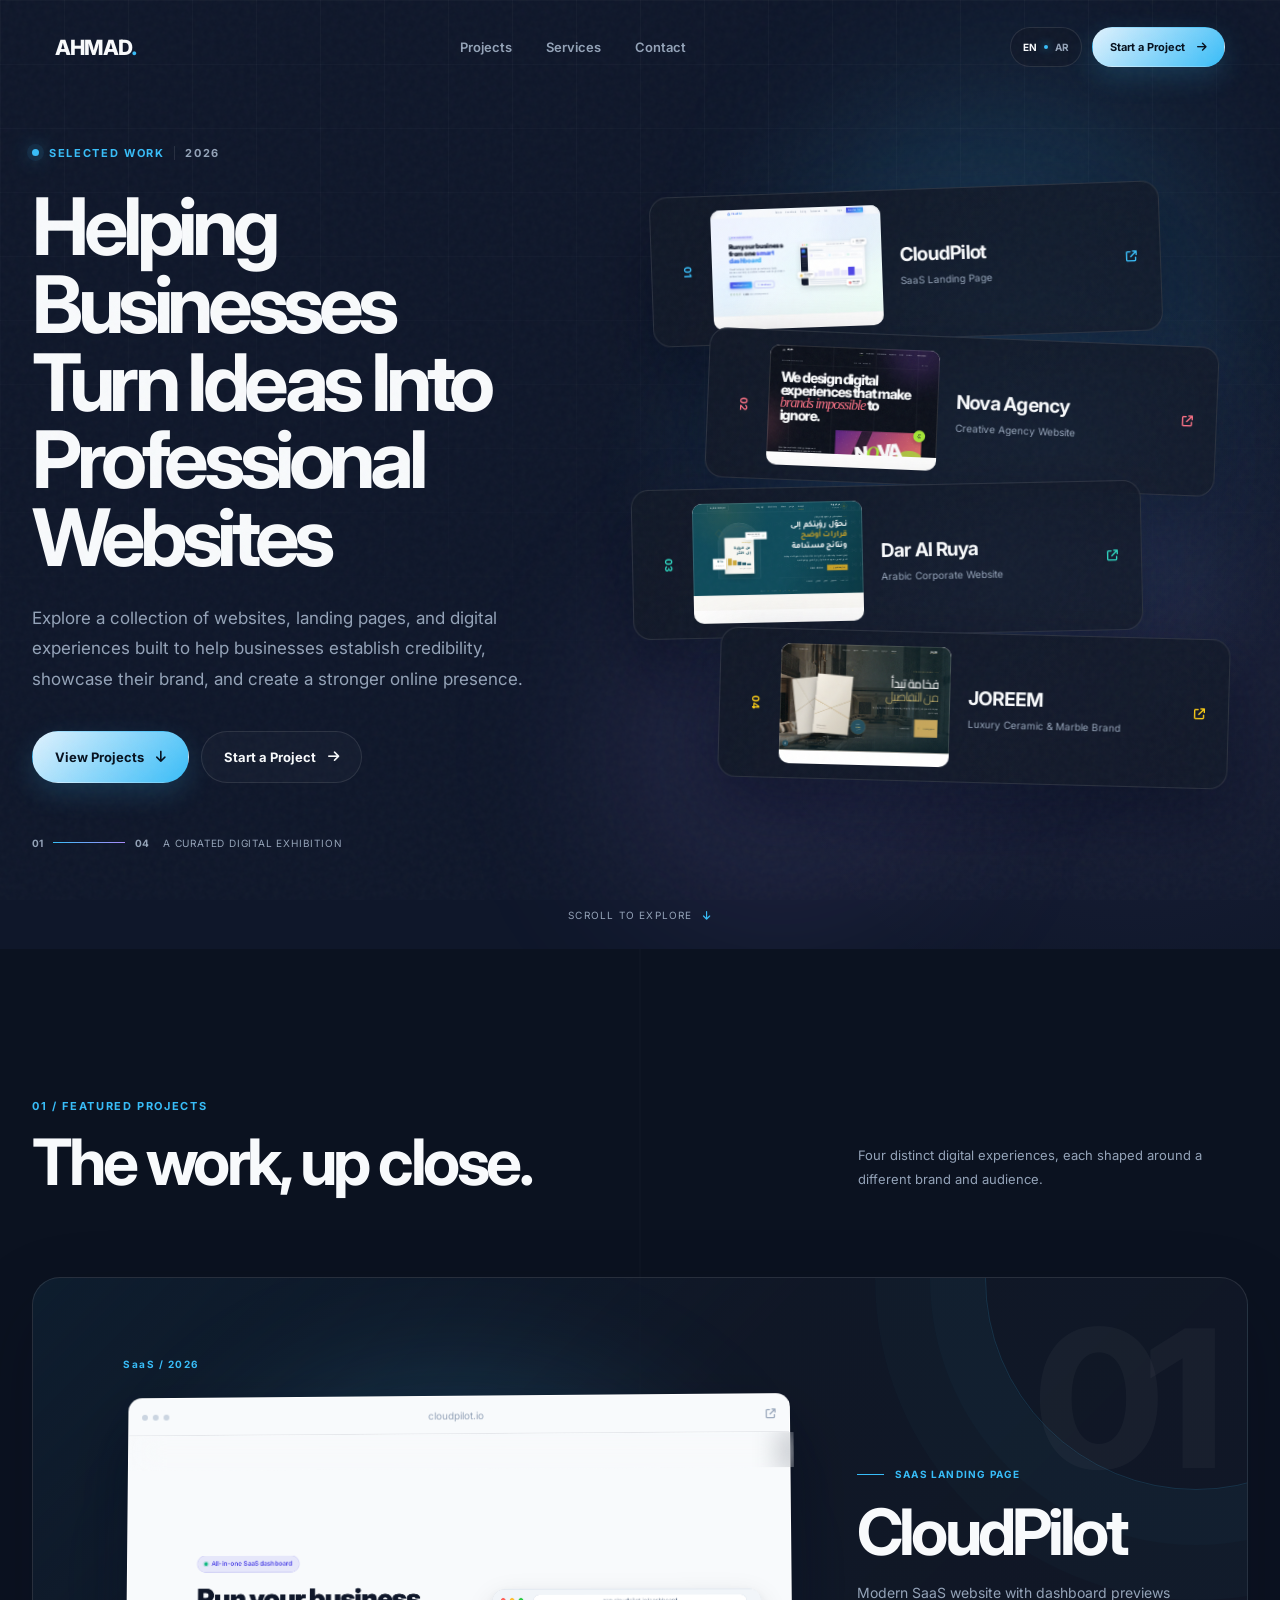
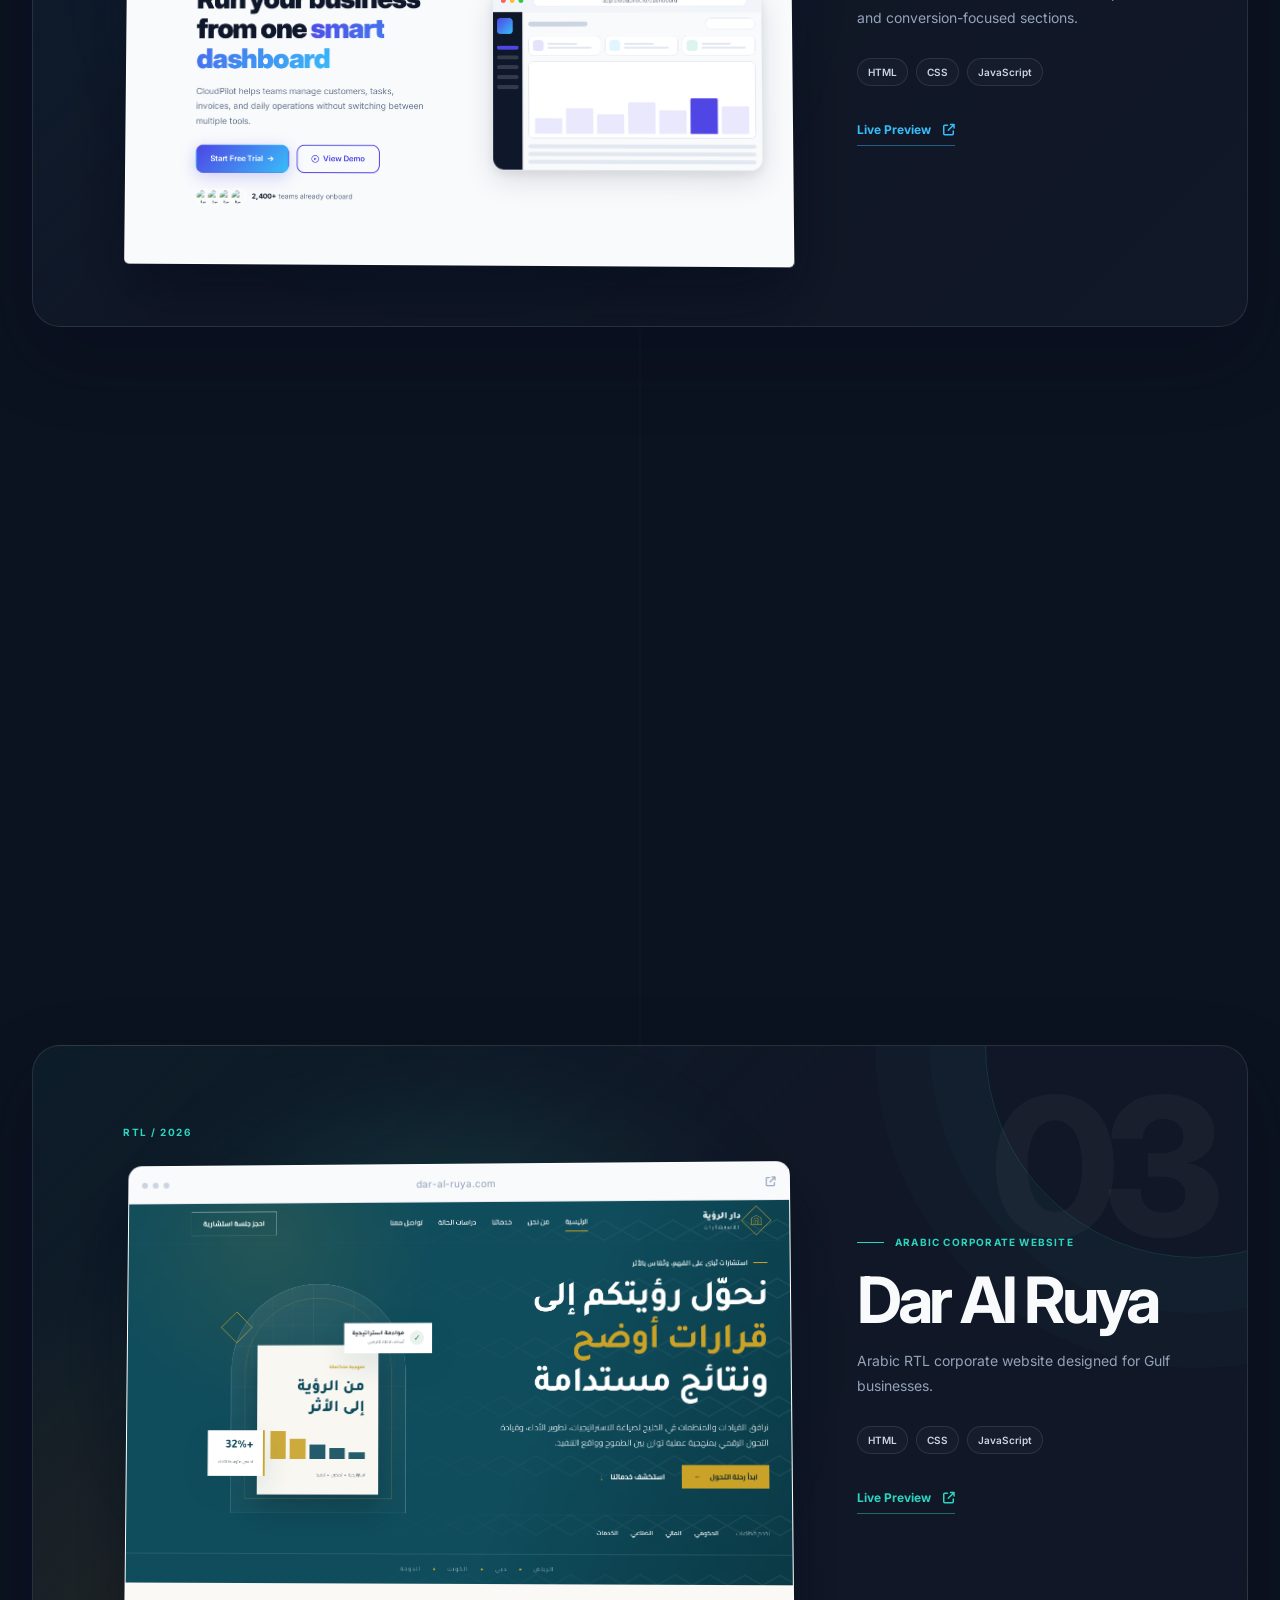
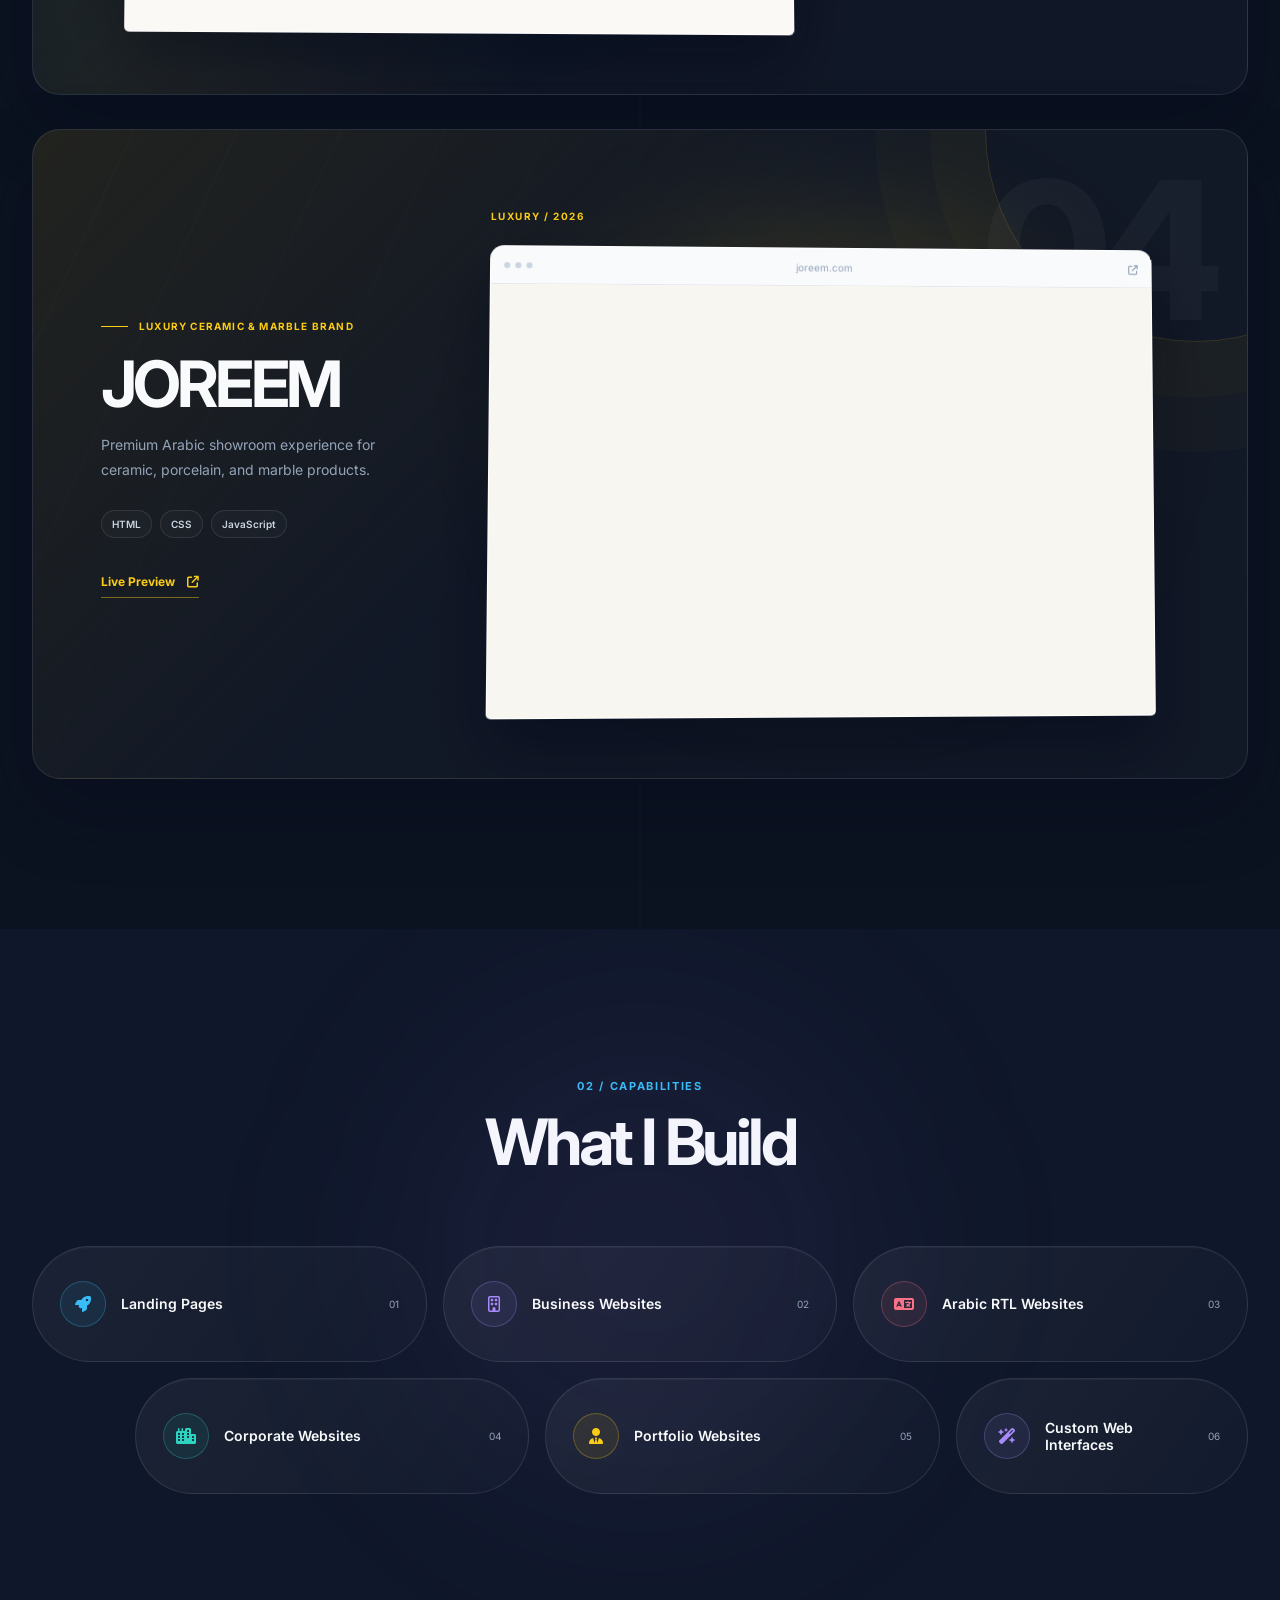
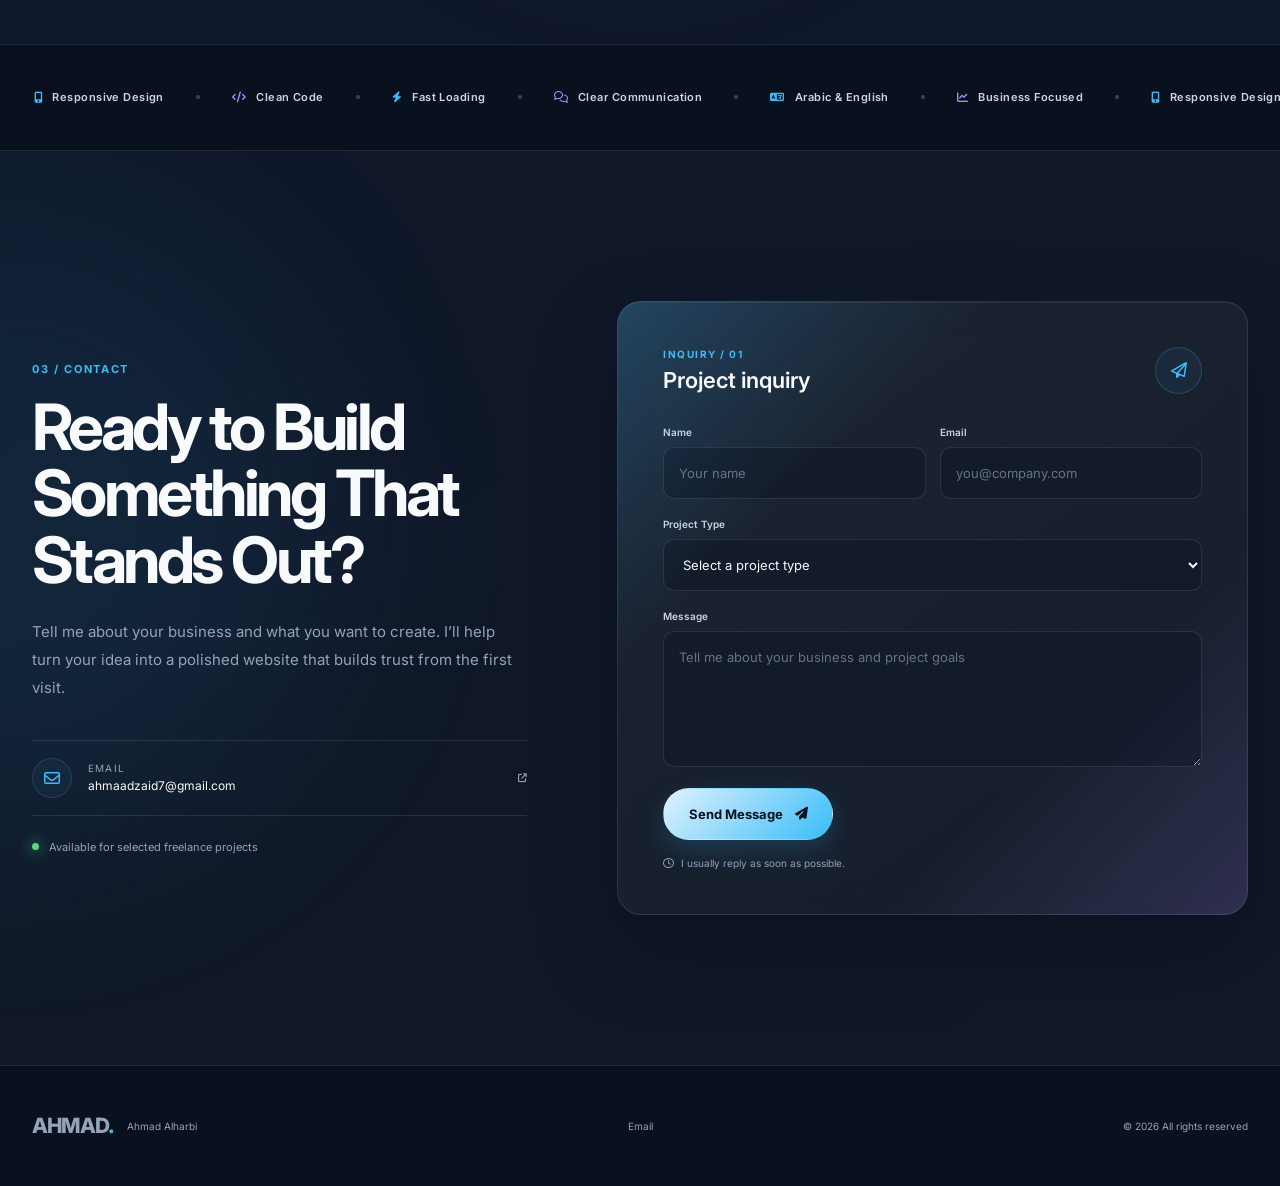
<file: index.html>
<!DOCTYPE html>
<html lang="en" dir="ltr">
<head>
  <meta charset="UTF-8">
  <meta name="viewport" content="width=device-width, initial-scale=1.0">
  <meta name="description" content="Premium websites built by Ahmad Alharbi for businesses that want to look professional and trustworthy online.">
  <meta name="author" content="Ahmad Alharbi">
  <meta name="theme-color" content="#0F172A">
  <title>AHMAD. | Premium Websites for Businesses</title>

  <link rel="canonical" href="https://ahmadalharbi.com/">

  <!-- Favicon -->
  <link rel="icon" type="image/svg+xml" href="/favicon.svg">
  <link rel="alternate icon" type="image/png" href="/favicon.png">
  <link rel="apple-touch-icon" href="/favicon.svg">

  <!-- Open Graph -->
  <meta property="og:type" content="website">
  <meta property="og:url" content="https://ahmadalharbi.com/">
  <meta property="og:title" content="Ahmad Alharbi | Premium Websites for Businesses">
  <meta property="og:description" content="Premium websites built by Ahmad Alharbi for businesses that want to look professional and trustworthy online.">
  <meta property="og:image" content="https://ahmadalharbi.com/og-image.jpg">
  <meta property="og:image:width" content="1200">
  <meta property="og:image:height" content="630">
  <meta property="og:locale" content="en_US">

  <!-- Twitter Card -->
  <meta name="twitter:card" content="summary_large_image">
  <meta name="twitter:title" content="Ahmad Alharbi | Premium Websites for Businesses">
  <meta name="twitter:description" content="Premium websites built by Ahmad Alharbi for businesses that want to look professional and trustworthy online.">
  <meta name="twitter:image" content="https://ahmadalharbi.com/og-image.jpg">

  <!-- Schema.org Person -->
  <script type="application/ld+json">
  {
    "@context": "https://schema.org",
    "@type": "Person",
    "name": "Ahmad Alharbi",
    "jobTitle": "Web Developer",
    "url": "https://ahmadalharbi.com",
    "email": "ahmaadzaid7@gmail.com",
    "knowsLanguage": ["en", "ar"],
    "description": "Premium websites built by Ahmad Alharbi for businesses that want to look professional and trustworthy online."
  }
  </script>

  <link rel="preconnect" href="https://fonts.googleapis.com">
  <link rel="preconnect" href="https://fonts.gstatic.com" crossorigin>
  <link href="https://fonts.googleapis.com/css2?family=Inter:wght@400;500;600;700;800&amp;family=Tajawal:wght@400;500;600;700;800&amp;display=swap" rel="stylesheet">
  <link rel="stylesheet" href="https://cdnjs.cloudflare.com/ajax/libs/font-awesome/6.7.2/css/all.min.css">
  <link rel="stylesheet" href="styles.css">
</head>
<body>
  <div class="noise" aria-hidden="true"></div>
  <a class="skip-link" href="#projects" data-i18n="skipLink">Skip to projects</a>

  <header class="site-header" id="header">
    <div class="shell header-inner">
      <a class="logo" href="#home" aria-label="Ahmad home">AHMAD<span>.</span></a>
      <nav class="site-nav" id="nav" data-i18n-aria="mainNav" aria-label="Main navigation">
        <a href="#projects" data-i18n="navProjects">Projects</a>
        <a href="#services" data-i18n="navServices">Services</a>
        <a href="#contact" data-i18n="navContact">Contact</a>
        <a class="button button-primary ripple mobile-nav-cta" href="#contact"><span data-i18n="startProject">Start a Project</span><i class="fa-solid fa-arrow-right" aria-hidden="true"></i></a>
      </nav>
      <div class="header-actions">
        <button class="language-switch" id="language-switch" type="button" aria-label="Switch to Arabic"><span>EN</span><i></i><span>AR</span></button>
        <a class="button button-small button-primary ripple header-cta" href="#contact"><span data-i18n="startProject">Start a Project</span><i class="fa-solid fa-arrow-right" aria-hidden="true"></i></a>
        <button class="menu-toggle" type="button" data-i18n-aria="openNav" aria-label="Open navigation" aria-controls="nav" aria-expanded="false"><span></span><span></span></button>
      </div>
    </div>
  </header>

  <main id="main">
    <section class="hero" id="home">
      <div class="hero-glow glow-blue" aria-hidden="true"></div>
      <div class="hero-glow glow-purple" aria-hidden="true"></div>
      <div class="shell hero-grid">
        <div class="hero-copy">
          <div class="eyebrow reveal"><span class="status-dot"></span><span data-i18n="selectedWork">Selected work</span><span class="eyebrow-year">2026</span></div>
          <h1 class="reveal delay-1" data-i18n="heroTitle">Helping Businesses Turn Ideas Into Professional Websites</h1>
          <p class="hero-subtitle reveal delay-2" data-i18n="heroSubtitle">Explore a collection of websites, landing pages, and digital experiences built to help businesses establish credibility, showcase their brand, and create a stronger online presence.</p>
          <div class="hero-actions reveal delay-3">
            <a class="button button-primary ripple" href="#projects"><span data-i18n="viewProjects">View Projects</span><i class="fa-solid fa-arrow-down" aria-hidden="true"></i></a>
            <a class="button button-ghost ripple" href="#contact"><span data-i18n="startProject">Start a Project</span><i class="fa-solid fa-arrow-right" aria-hidden="true"></i></a>
          </div>
          <div class="hero-caption reveal delay-3"><span>01</span><i></i><span>04</span><small data-i18n="exhibitionCaption">A curated digital exhibition</small></div>
        </div>

        <div class="hero-gallery reveal delay-2" aria-label="Featured project previews">
          <div class="gallery-glow" aria-hidden="true"></div>
          <a class="preview-card preview-cloud" href="my-projects/cloudpilot/index.html" target="_blank" rel="noopener" data-depth="0.7">
            <span class="preview-index">01</span><div class="preview-thumb"><iframe loading="lazy" src="my-projects/cloudpilot/index.html" title="CloudPilot website preview" tabindex="-1"></iframe></div><div><strong>CloudPilot</strong><small data-i18n="cloudCategory">SaaS Landing Page</small></div><i class="fa-solid fa-arrow-up-right-from-square"></i>
          </a>
          <a class="preview-card preview-nova" href="my-projects/nova-agency/index.html" target="_blank" rel="noopener" data-depth="1">
            <span class="preview-index">02</span><div class="preview-thumb"><iframe loading="lazy" src="my-projects/nova-agency/index.html" title="Nova Agency website preview" tabindex="-1"></iframe></div><div><strong>Nova Agency</strong><small data-i18n="novaCategory">Creative Agency Website</small></div><i class="fa-solid fa-arrow-up-right-from-square"></i>
          </a>
          <a class="preview-card preview-ruya" href="my-projects/dar-al-ruya/index.html" target="_blank" rel="noopener" data-depth="1.25">
            <span class="preview-index">03</span><div class="preview-thumb"><iframe loading="lazy" src="my-projects/dar-al-ruya/index.html" title="Dar Al Ruya website preview" tabindex="-1"></iframe></div><div><strong data-i18n="ruyaTitle">Dar Al Ruya</strong><small data-i18n="ruyaCategory">Arabic Corporate Website</small></div><i class="fa-solid fa-arrow-up-right-from-square"></i>
          </a>
          <a class="preview-card preview-joreem" href="my-projects/joreem/index.html" target="_blank" rel="noopener" data-depth="1.5">
            <span class="preview-index">04</span><div class="preview-thumb"><iframe loading="lazy" src="my-projects/joreem/index.html" title="JOREEM website preview" tabindex="-1"></iframe></div><div><strong>JOREEM</strong><small data-i18n="joreemCategory">Luxury Ceramic &amp; Marble Brand</small></div><i class="fa-solid fa-arrow-up-right-from-square"></i>
          </a>
        </div>
      </div>
      <a class="scroll-cue" href="#projects"><span data-i18n="scrollExplore">Scroll to explore</span><i class="fa-solid fa-arrow-down"></i></a>
    </section>

    <section class="projects section" id="projects">
      <div class="shell">
        <div class="section-heading">
          <div><div class="section-label reveal" data-i18n="featuredLabel">01 / Featured Projects</div><h2 class="reveal" data-i18n="workTitle">The work, up close.</h2></div>
          <p class="section-aside reveal" data-i18n="projectsAside">Four distinct digital experiences, each shaped around a different brand and audience.</p>
        </div>

        <div class="exhibition-list">
          <article class="exhibit exhibit-cloud reveal">
            <div class="exhibit-number" aria-hidden="true">01</div>
            <div class="exhibit-visual">
              <div class="visual-halo"></div><span class="visual-label">SaaS / 2026</span>
              <a class="browser-frame" href="my-projects/cloudpilot/index.html" target="_blank" rel="noopener" data-i18n-aria="cloudAria" aria-label="Open CloudPilot live preview">
                <div class="browser-bar"><div><i></i><i></i><i></i></div><span>cloudpilot.io</span><i class="fa-solid fa-arrow-up-right-from-square"></i></div>
                <div class="browser-view"><iframe loading="lazy" src="my-projects/cloudpilot/index.html" title="CloudPilot website preview" tabindex="-1"></iframe></div>
              </a>
            </div>
            <div class="exhibit-copy">
              <div class="project-category"><span></span><span data-i18n="cloudCategory">SaaS Landing Page</span></div><h3>CloudPilot</h3><p data-i18n="cloudDescription">Modern SaaS website with dashboard previews and conversion-focused sections.</p>
              <div class="tech"><span>HTML</span><span>CSS</span><span>JavaScript</span></div>
              <a class="project-link ripple" href="my-projects/cloudpilot/index.html" target="_blank" rel="noopener"><span data-i18n="livePreview">Live Preview</span><i class="fa-solid fa-arrow-up-right-from-square"></i></a>
            </div>
          </article>

          <article class="exhibit exhibit-nova reveal">
            <div class="exhibit-number" aria-hidden="true">02</div>
            <div class="exhibit-visual">
              <div class="visual-halo"></div><span class="visual-label">CREATIVE / 2026</span>
              <a class="browser-frame" href="my-projects/nova-agency/index.html" target="_blank" rel="noopener" data-i18n-aria="novaAria" aria-label="Open Nova Agency live preview">
                <div class="browser-bar"><div><i></i><i></i><i></i></div><span>nova-agency.com</span><i class="fa-solid fa-arrow-up-right-from-square"></i></div>
                <div class="browser-view"><iframe loading="lazy" src="my-projects/nova-agency/index.html" title="Nova Agency website preview" tabindex="-1"></iframe></div>
              </a>
            </div>
            <div class="exhibit-copy">
              <div class="project-category"><span></span><span data-i18n="novaCategory">Creative Agency Website</span></div><h3>Nova Agency</h3><p data-i18n="novaDescription">Bold creative studio experience with premium dark visuals.</p>
              <div class="tech"><span>HTML</span><span>CSS</span><span>JavaScript</span></div>
              <a class="project-link ripple" href="my-projects/nova-agency/index.html" target="_blank" rel="noopener"><span data-i18n="livePreview">Live Preview</span><i class="fa-solid fa-arrow-up-right-from-square"></i></a>
            </div>
          </article>

          <article class="exhibit exhibit-ruya reveal">
            <div class="exhibit-number" aria-hidden="true">03</div>
            <div class="exhibit-visual">
              <div class="visual-halo"></div><span class="visual-label">RTL / 2026</span>
              <a class="browser-frame" href="my-projects/dar-al-ruya/index.html" target="_blank" rel="noopener" data-i18n-aria="ruyaAria" aria-label="Open Dar Al Ruya live preview">
                <div class="browser-bar"><div><i></i><i></i><i></i></div><span>dar-al-ruya.com</span><i class="fa-solid fa-arrow-up-right-from-square"></i></div>
                <div class="browser-view"><iframe loading="lazy" src="my-projects/dar-al-ruya/index.html" title="Dar Al Ruya website preview" tabindex="-1"></iframe></div>
              </a>
            </div>
            <div class="exhibit-copy">
              <div class="project-category"><span></span><span data-i18n="ruyaCategory">Arabic Corporate Website</span></div><h3 data-i18n="ruyaTitle">Dar Al Ruya</h3><p data-i18n="ruyaDescription">Arabic RTL corporate website designed for Gulf businesses.</p>
              <div class="tech"><span>HTML</span><span>CSS</span><span>JavaScript</span></div>
              <a class="project-link ripple" href="my-projects/dar-al-ruya/index.html" target="_blank" rel="noopener"><span data-i18n="livePreview">Live Preview</span><i class="fa-solid fa-arrow-up-right-from-square"></i></a>
            </div>
          </article>

          <article class="exhibit exhibit-joreem reveal">
            <div class="exhibit-number" aria-hidden="true">04</div>
            <div class="exhibit-visual">
              <div class="visual-halo"></div><span class="visual-label">LUXURY / 2026</span>
              <a class="browser-frame" href="my-projects/joreem/index.html" target="_blank" rel="noopener" data-i18n-aria="joreemAria" aria-label="Open JOREEM live preview">
                <div class="browser-bar"><div><i></i><i></i><i></i></div><span>joreem.com</span><i class="fa-solid fa-arrow-up-right-from-square"></i></div>
                <div class="browser-view"><iframe loading="lazy" src="my-projects/joreem/index.html" title="JOREEM website preview" tabindex="-1"></iframe></div>
              </a>
            </div>
            <div class="exhibit-copy">
              <div class="project-category"><span></span><span data-i18n="joreemCategory">Luxury Ceramic &amp; Marble Brand</span></div><h3>JOREEM</h3><p data-i18n="joreemDescription">Premium Arabic showroom experience for ceramic, porcelain, and marble products.</p>
              <div class="tech"><span>HTML</span><span>CSS</span><span>JavaScript</span></div>
              <a class="project-link ripple" href="my-projects/joreem/index.html" target="_blank" rel="noopener"><span data-i18n="livePreview">Live Preview</span><i class="fa-solid fa-arrow-up-right-from-square"></i></a>
            </div>
          </article>
        </div>
      </div>
    </section>

    <section class="services section" id="services">
      <div class="shell">
        <div class="section-heading services-heading"><div><div class="section-label reveal" data-i18n="capabilitiesLabel">02 / Capabilities</div><h2 class="reveal" data-i18n="servicesTitle">What I Build</h2></div></div>
        <div class="service-cloud">
          <div class="service-pill reveal"><i class="fa-solid fa-rocket"></i><span data-i18n="serviceLanding">Landing Pages</span><small>01</small></div>
          <div class="service-pill reveal delay-1"><i class="fa-regular fa-building"></i><span data-i18n="serviceBusiness">Business Websites</span><small>02</small></div>
          <div class="service-pill reveal delay-2"><i class="fa-solid fa-language"></i><span data-i18n="serviceArabic">Arabic RTL Websites</span><small>03</small></div>
          <div class="service-pill reveal"><i class="fa-solid fa-city"></i><span data-i18n="serviceCorporate">Corporate Websites</span><small>04</small></div>
          <div class="service-pill reveal delay-1"><i class="fa-solid fa-user-tie"></i><span data-i18n="servicePortfolio">Portfolio Websites</span><small>05</small></div>
          <div class="service-pill reveal delay-2"><i class="fa-solid fa-wand-magic-sparkles"></i><span data-i18n="serviceInterfaces">Custom Web Interfaces</span><small>06</small></div>
        </div>
      </div>
    </section>

    <section class="trust-strip" aria-label="Why work with me">
      <div class="trust-track" aria-hidden="true">
        <div><i class="fa-solid fa-mobile-screen-button"></i><span data-i18n="trustResponsive">Responsive Design</span></div><b></b>
        <div><i class="fa-solid fa-code"></i><span data-i18n="trustCode">Clean Code</span></div><b></b>
        <div><i class="fa-solid fa-bolt"></i><span data-i18n="trustFast">Fast Loading</span></div><b></b>
        <div><i class="fa-regular fa-comments"></i><span data-i18n="trustCommunication">Clear Communication</span></div><b></b>
        <div><i class="fa-solid fa-language"></i><span data-i18n="trustLanguages">Arabic &amp; English</span></div><b></b>
        <div><i class="fa-solid fa-chart-line"></i><span data-i18n="trustBusiness">Business Focused</span></div><b></b>
        <!-- duplicate for seamless infinite scroll -->
        <div aria-hidden="true"><i class="fa-solid fa-mobile-screen-button"></i><span>Responsive Design</span></div><b></b>
        <div aria-hidden="true"><i class="fa-solid fa-code"></i><span>Clean Code</span></div><b></b>
        <div aria-hidden="true"><i class="fa-solid fa-bolt"></i><span>Fast Loading</span></div><b></b>
        <div aria-hidden="true"><i class="fa-regular fa-comments"></i><span>Clear Communication</span></div><b></b>
        <div aria-hidden="true"><i class="fa-solid fa-language"></i><span>Arabic &amp; English</span></div><b></b>
        <div aria-hidden="true"><i class="fa-solid fa-chart-line"></i><span>Business Focused</span></div>
      </div>
    </section>

    <section class="contact section" id="contact">
      <div class="contact-glow" aria-hidden="true"></div>
      <div class="shell contact-grid">
        <div class="contact-copy">
          <div class="section-label reveal" data-i18n="contactLabel">03 / Contact</div>
          <h2 class="reveal" data-i18n="contactTitle">Ready to Build Something That Stands Out?</h2>
          <p class="contact-intro reveal" data-i18n="contactIntro">Tell me about your business and what you want to create. I’ll help turn your idea into a polished website that builds trust from the first visit.</p>
          <div class="direct-links reveal">
            <a href="mailto:ahmaadzaid7@gmail.com"><i class="fa-regular fa-envelope"></i><span><small data-i18n="emailLabel">Email</small>ahmaadzaid7@gmail.com</span><i class="fa-solid fa-arrow-up-right-from-square link-arrow"></i></a>
          </div>
          <div class="availability reveal"><i></i><span data-i18n="availability">Available for selected freelance projects</span></div>
        </div>

        <div class="form-card reveal">
          <div class="form-heading"><div><small data-i18n="formNumber">INQUIRY / 01</small><span data-i18n="formEyebrow">Project inquiry</span></div><i class="fa-regular fa-paper-plane"></i></div>
          <form class="contact-form" action="https://formsubmit.co/ahmaadzaid7@gmail.com" method="post">
            <input type="hidden" name="_subject" value="New portfolio inquiry from Ahmad website">
            <input type="hidden" name="_template" value="table">
            <input type="hidden" name="_next" value="https://azharbi.com/?sent=1">
            <input type="text" name="_honey" style="display:none" tabindex="-1" autocomplete="off">
            <div class="form-row">
              <label for="field-name"><span data-i18n="fieldName">Name</span><input id="field-name" type="text" name="name" required data-i18n-placeholder="namePlaceholder" placeholder="Your name" autocomplete="name"></label>
              <label for="field-email"><span data-i18n="fieldEmail">Email</span><input id="field-email" type="email" name="email" required data-i18n-placeholder="emailPlaceholder" placeholder="you@company.com" autocomplete="email"></label>
            </div>
            <label for="field-project"><span data-i18n="fieldProject">Project Type</span><select id="field-project" name="project_type" required><option value="" data-i18n="optionSelect">Select a project type</option><option value="Landing Page" data-i18n="optionLanding">Landing Page</option><option value="Business Website" data-i18n="optionBusiness">Business Website</option><option value="Arabic RTL Website" data-i18n="optionArabic">Arabic RTL Website</option><option value="Website Redesign" data-i18n="optionRedesign">Website Redesign</option><option value="Other" data-i18n="optionOther">Other</option></select></label>
            <label for="field-message"><span data-i18n="fieldMessage">Message</span><textarea id="field-message" name="message" required rows="5" data-i18n-placeholder="messagePlaceholder" placeholder="Tell me about your business and project goals"></textarea></label>
            <button class="button button-primary form-submit ripple" type="submit"><span data-i18n="sendMessage">Send Message</span><i class="fa-solid fa-paper-plane"></i></button>
            <p class="form-note" id="form-note"><i class="fa-regular fa-clock"></i><span data-i18n="replyNote">I usually reply as soon as possible.</span></p>
          </form>
        </div>
      </div>
    </section>
  </main>

  <footer class="site-footer">
    <div class="shell footer-inner"><div class="footer-brand"><a class="logo" href="#home">AHMAD<span>.</span></a><small data-i18n="footerName">Ahmad Alharbi</small></div><div class="footer-links"><a href="mailto:ahmaadzaid7@gmail.com" data-i18n="emailLabel">Email</a></div><span>&copy; <span id="year"></span> <span data-i18n="rights">All rights reserved</span></span></div>
  </footer>

  <button class="back-top" type="button" data-i18n-aria="backTop" aria-label="Back to top"><i class="fa-solid fa-arrow-up"></i></button>
  <script src="script.js"></script>
</body>
</html>
</file>
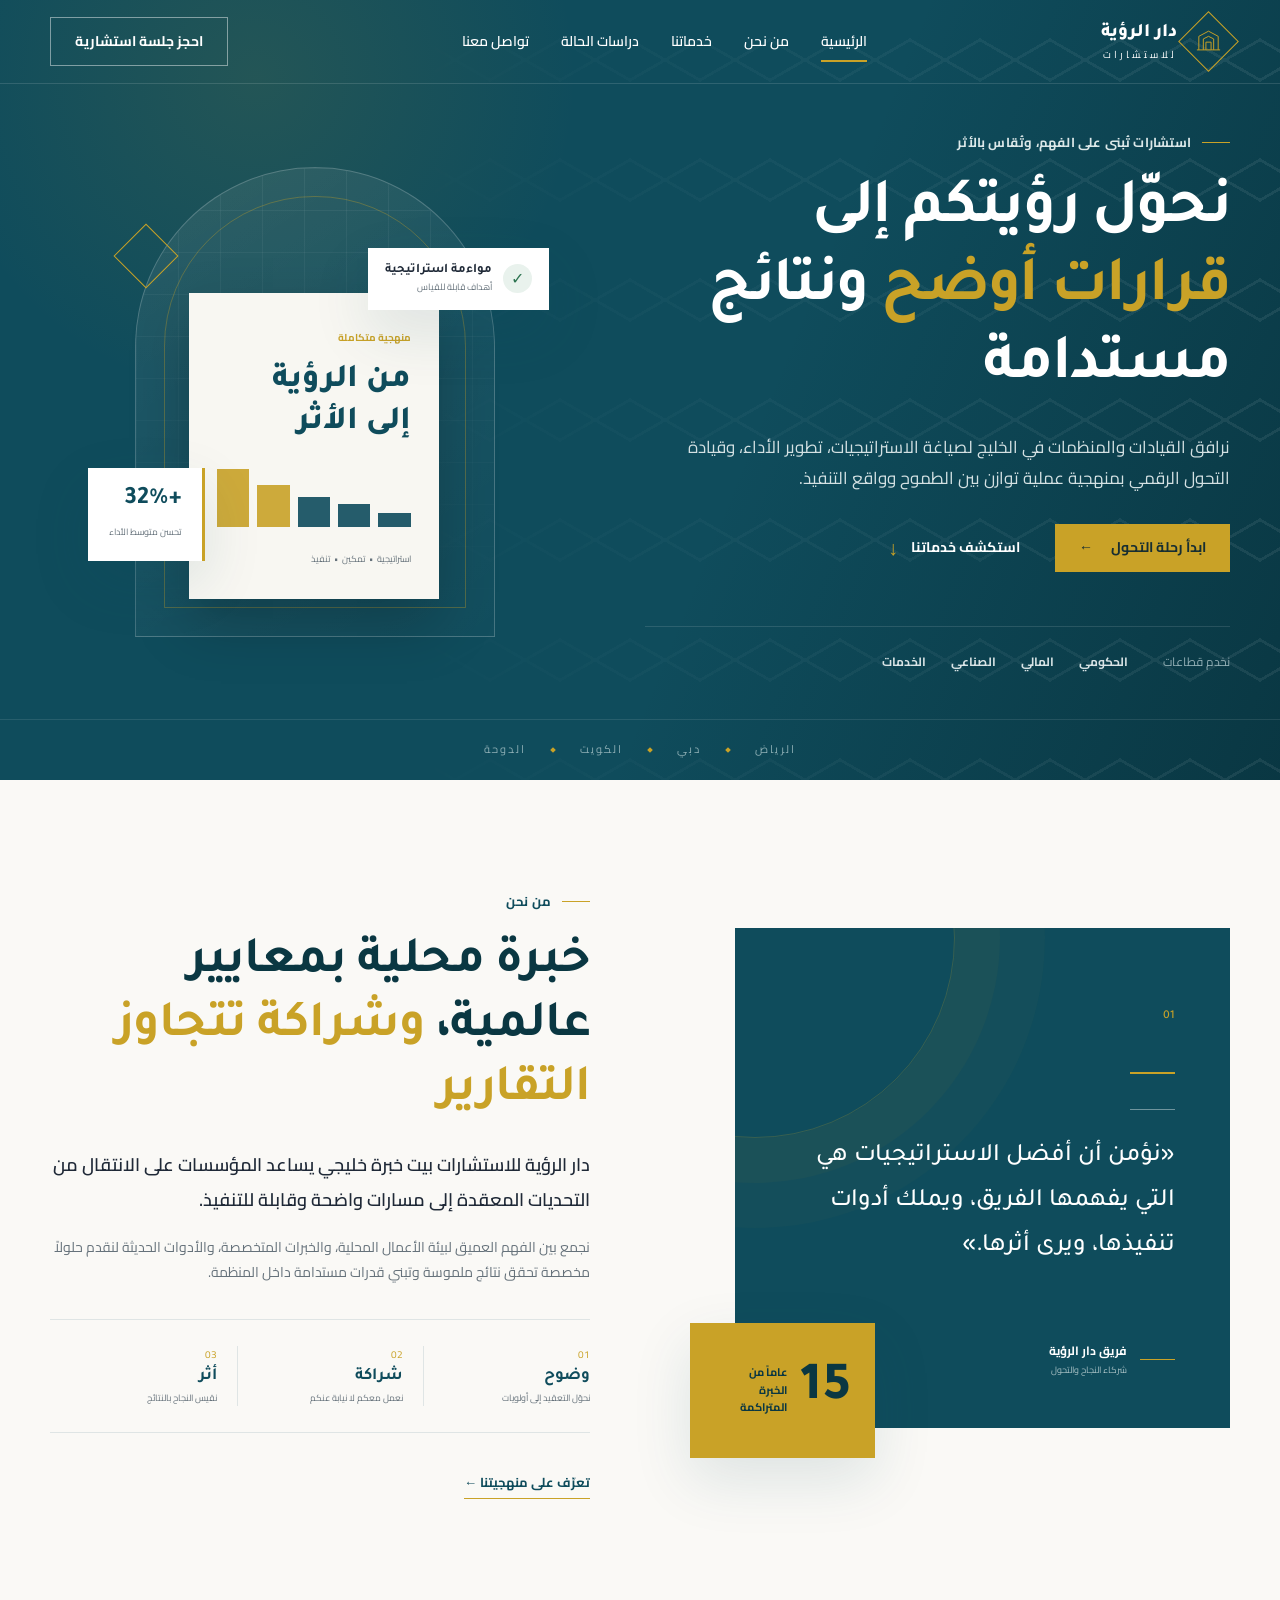
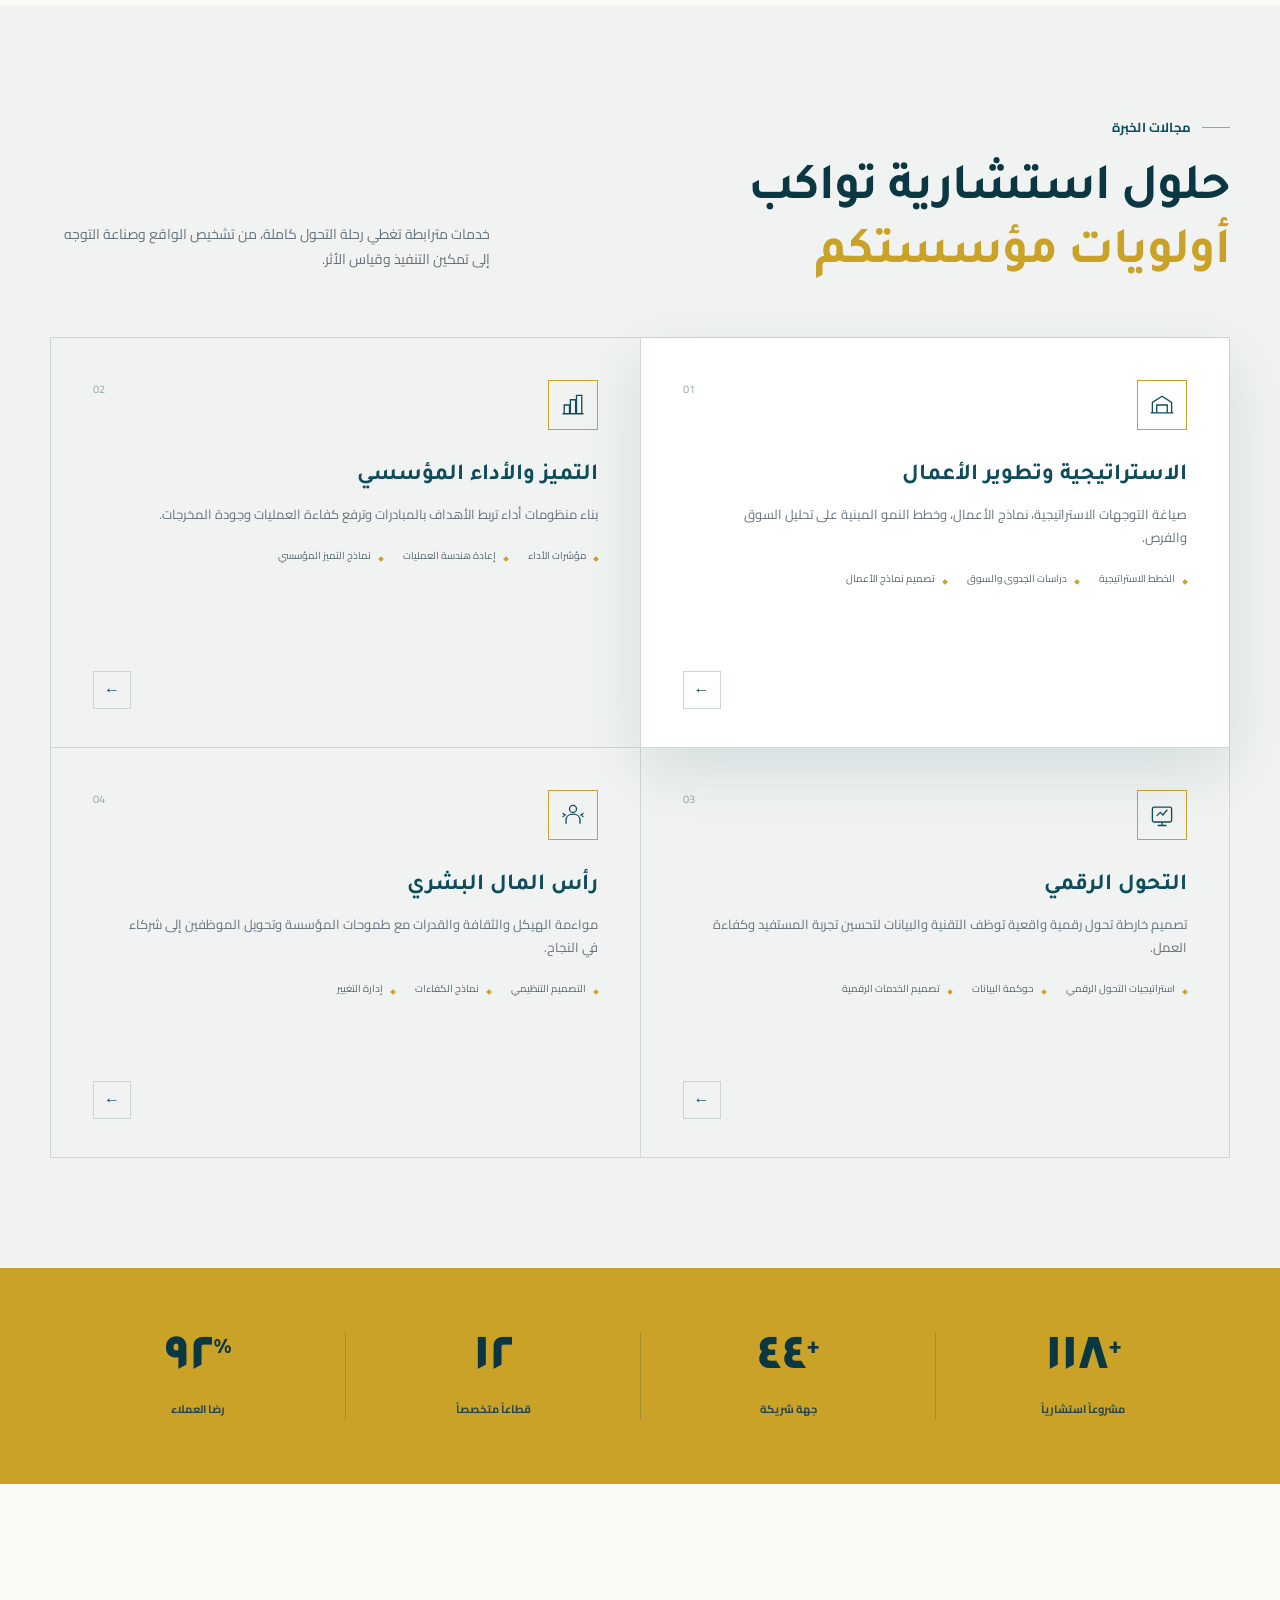
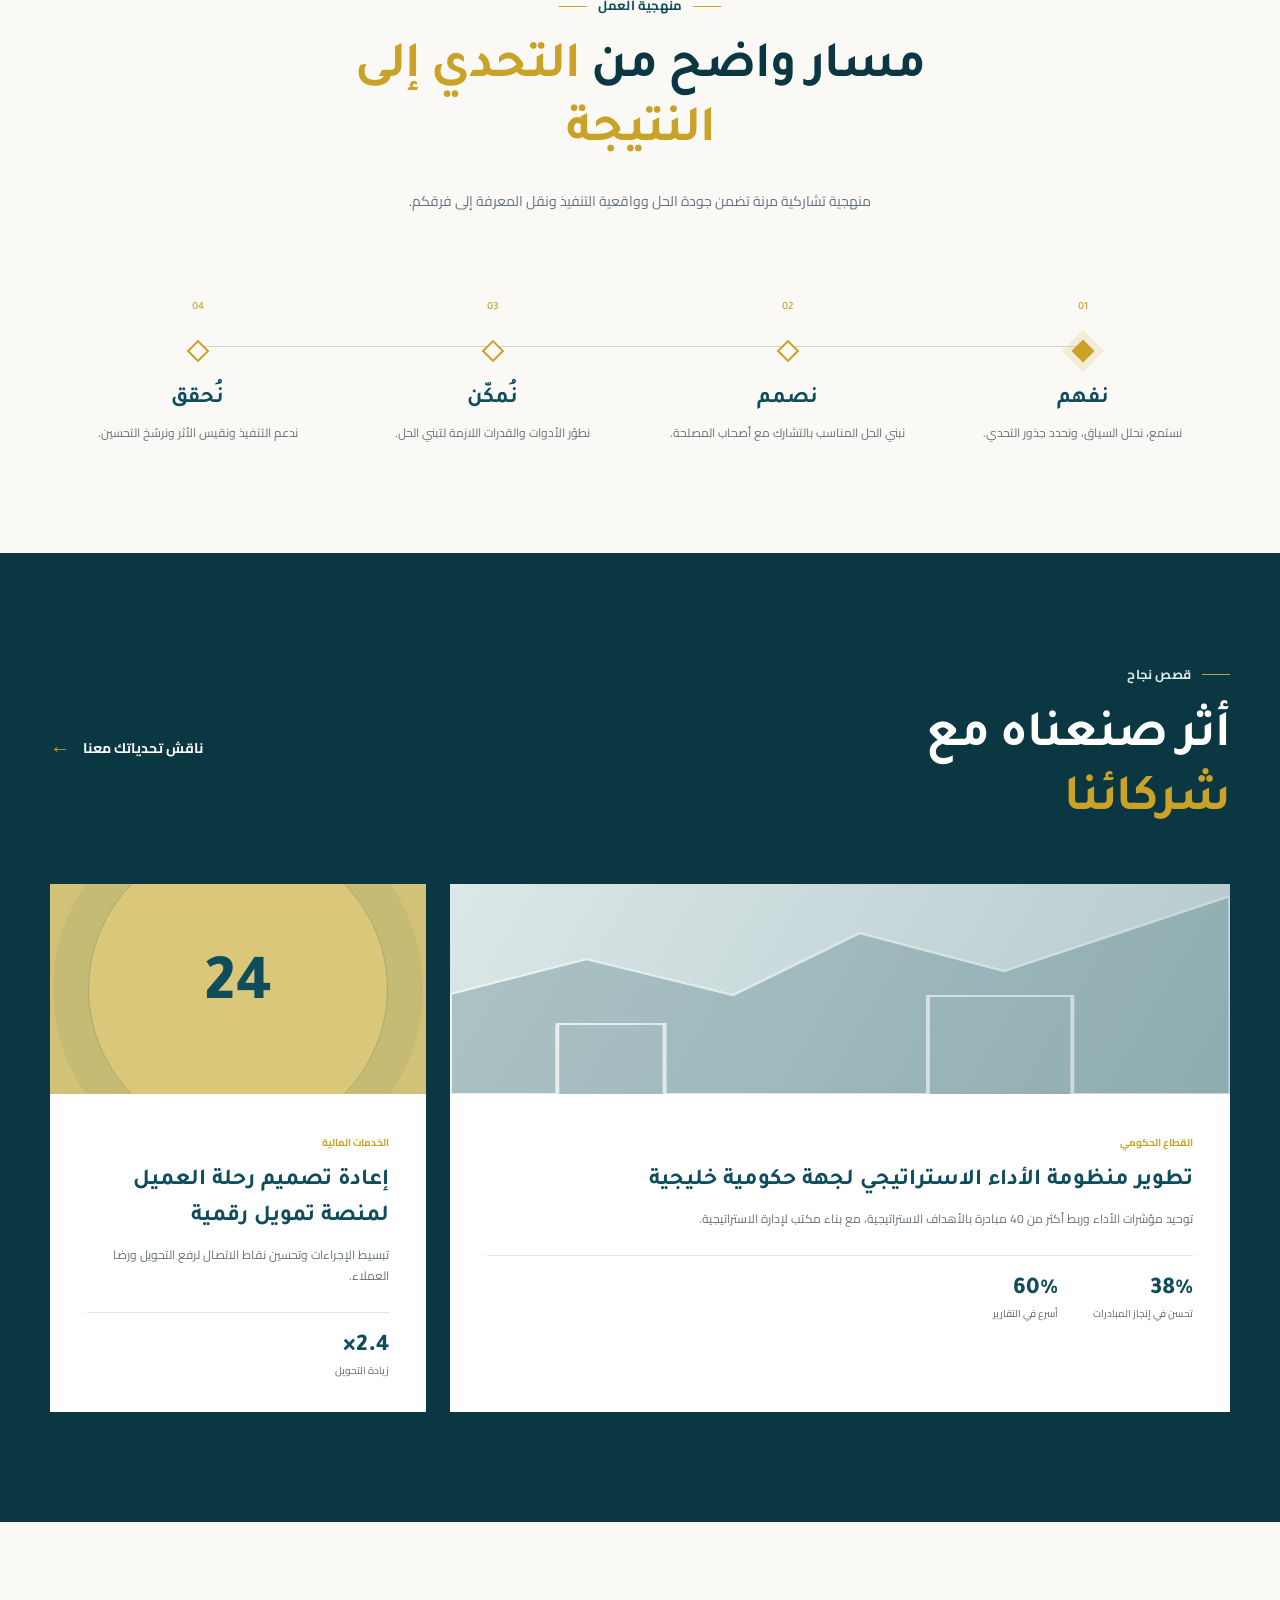
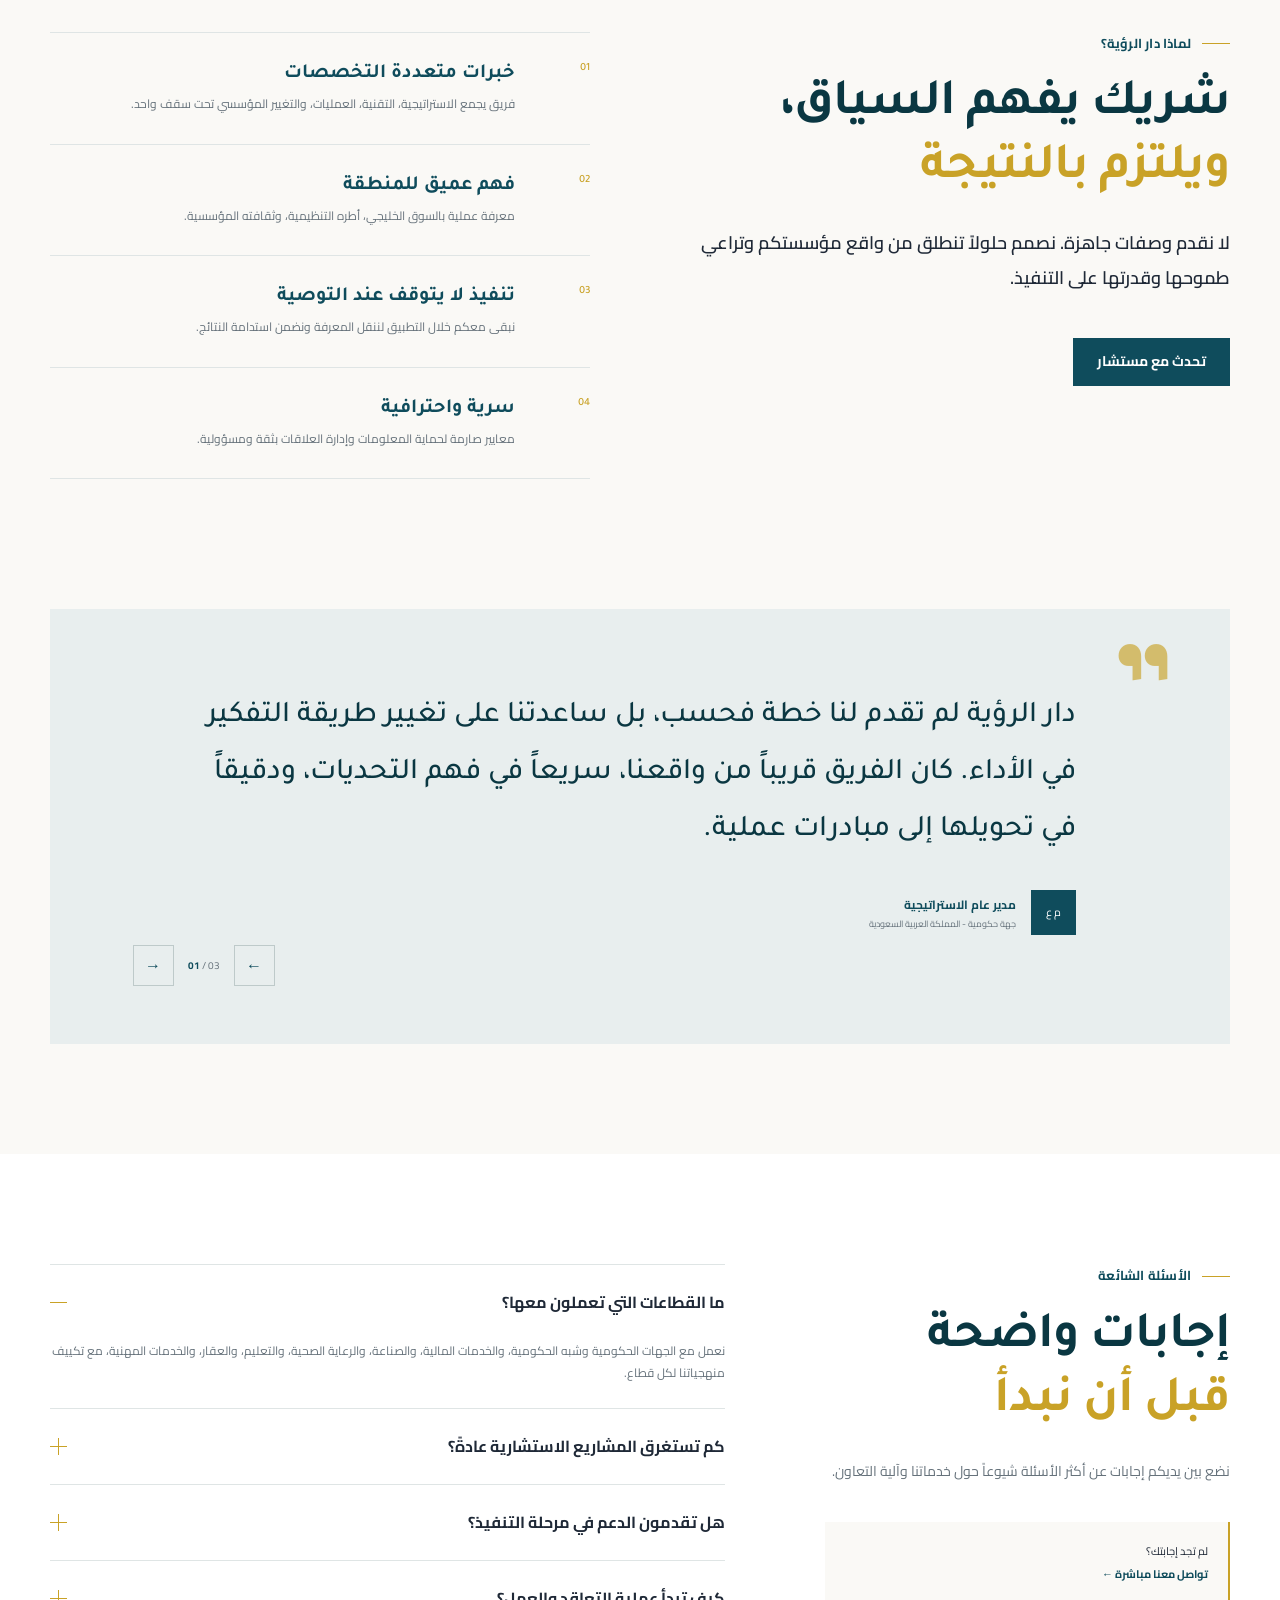
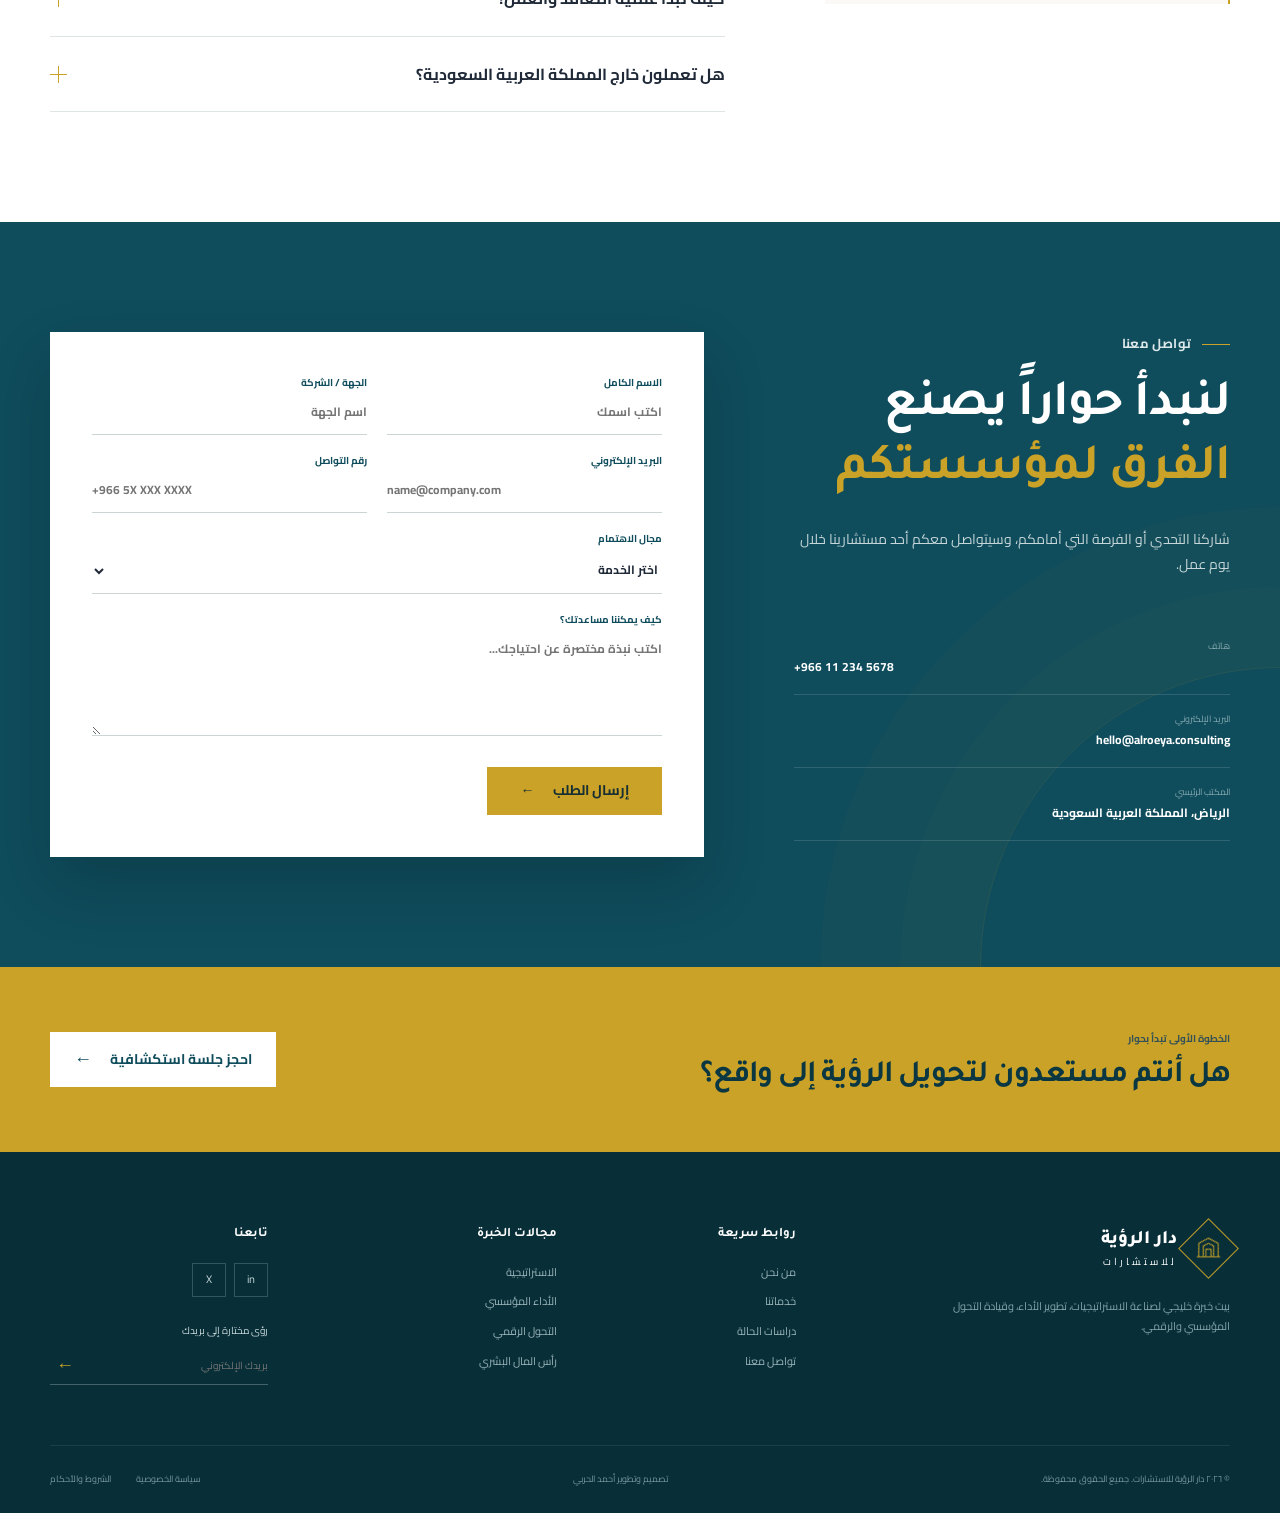
<file: my-projects/dar-al-ruya/index.html>
<!DOCTYPE html><html lang="ar" dir="rtl"><head><meta charset="UTF-8"><meta name="viewport" content="width=device-width,initial-scale=1"><title>دار الرؤية</title><script>location.replace('../../projects/dar-al-ruya/index.html');</script></head><body><a href="../../projects/dar-al-ruya/index.html">فتح مشروع دار الرؤية</a></body></html>
</file>
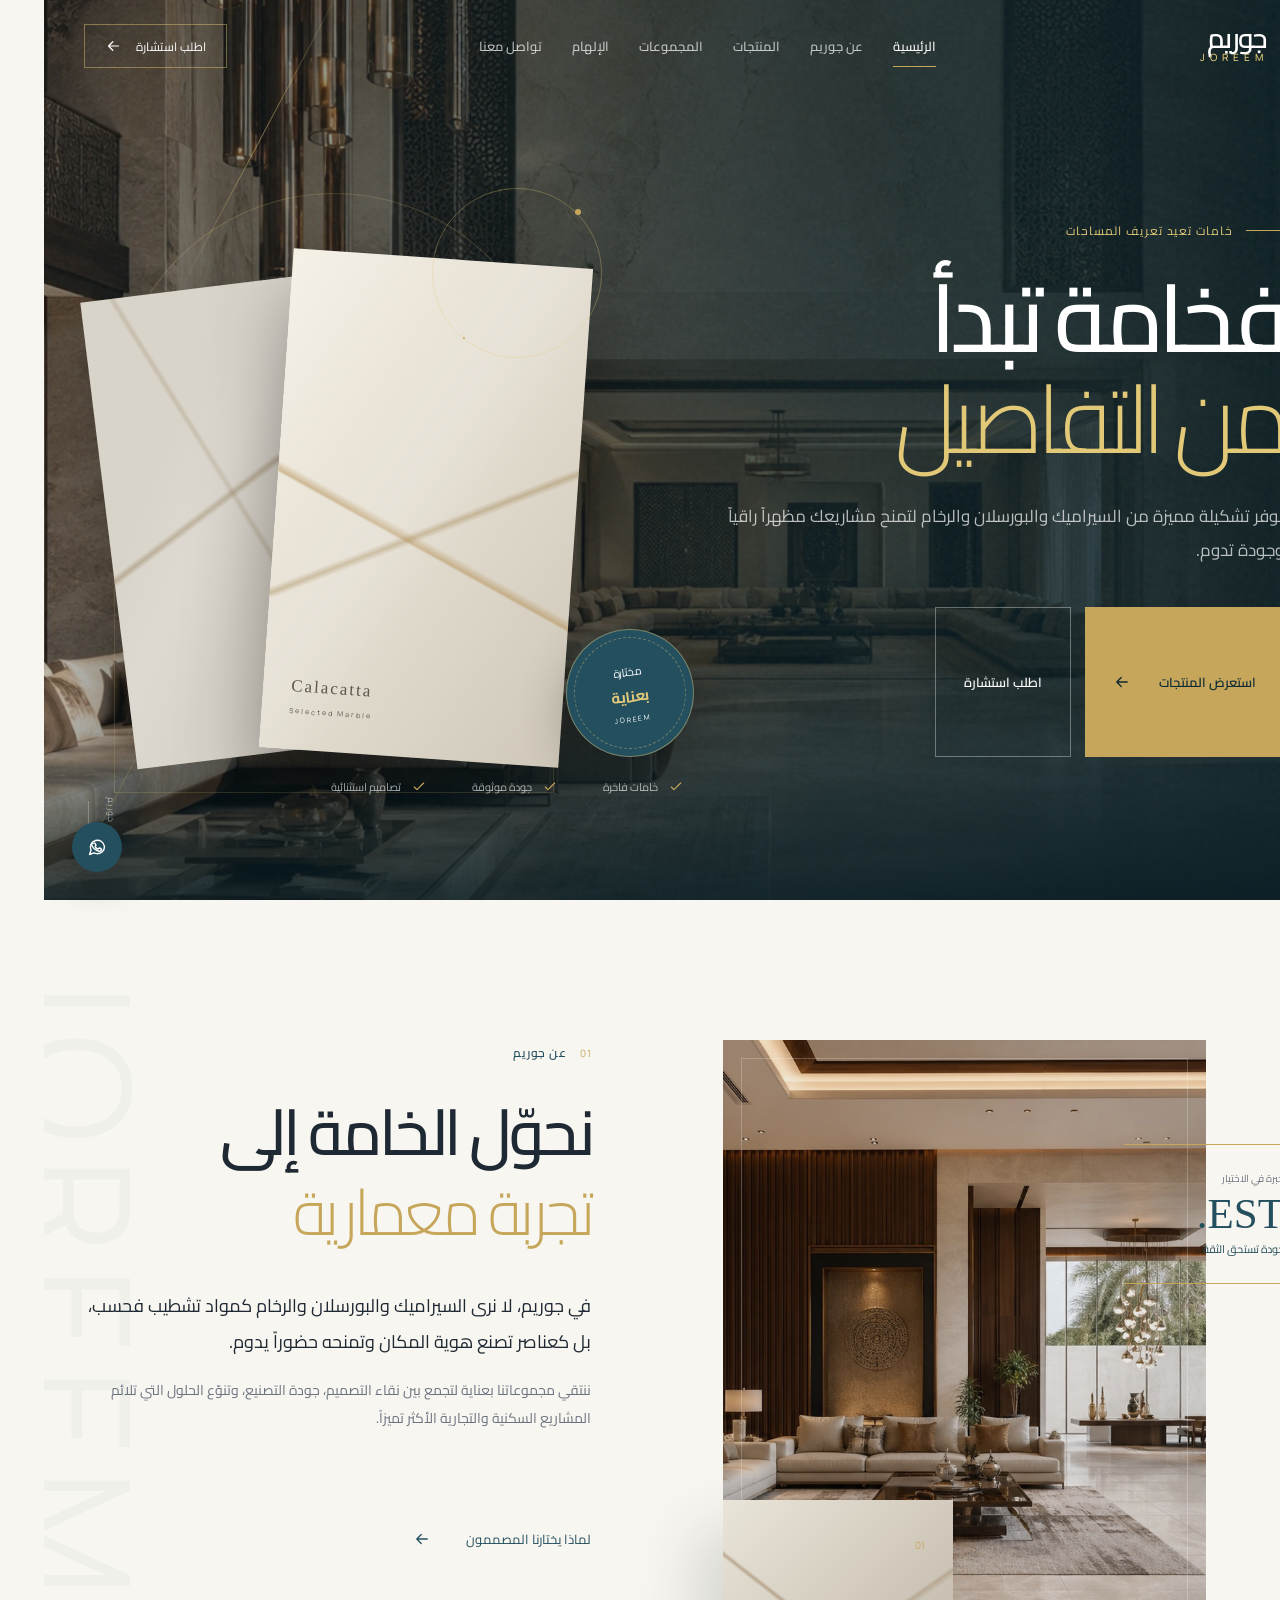
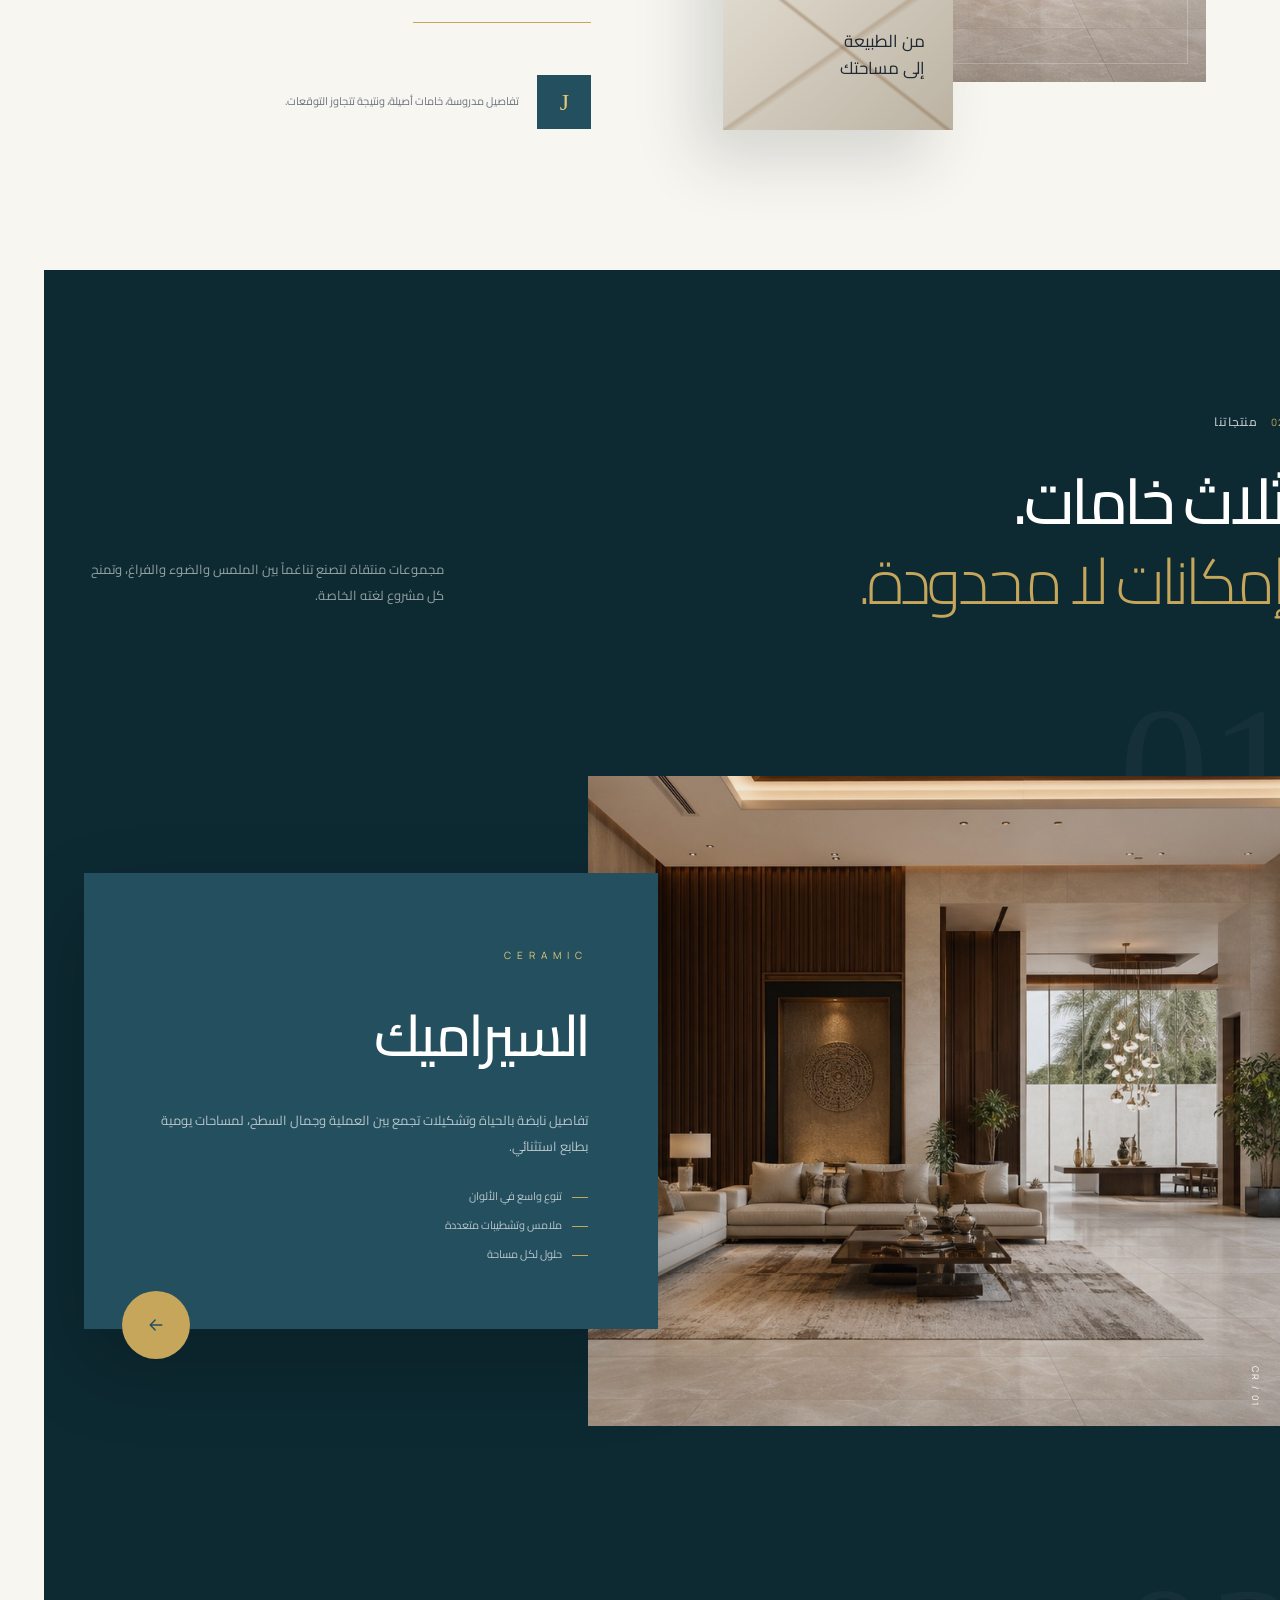
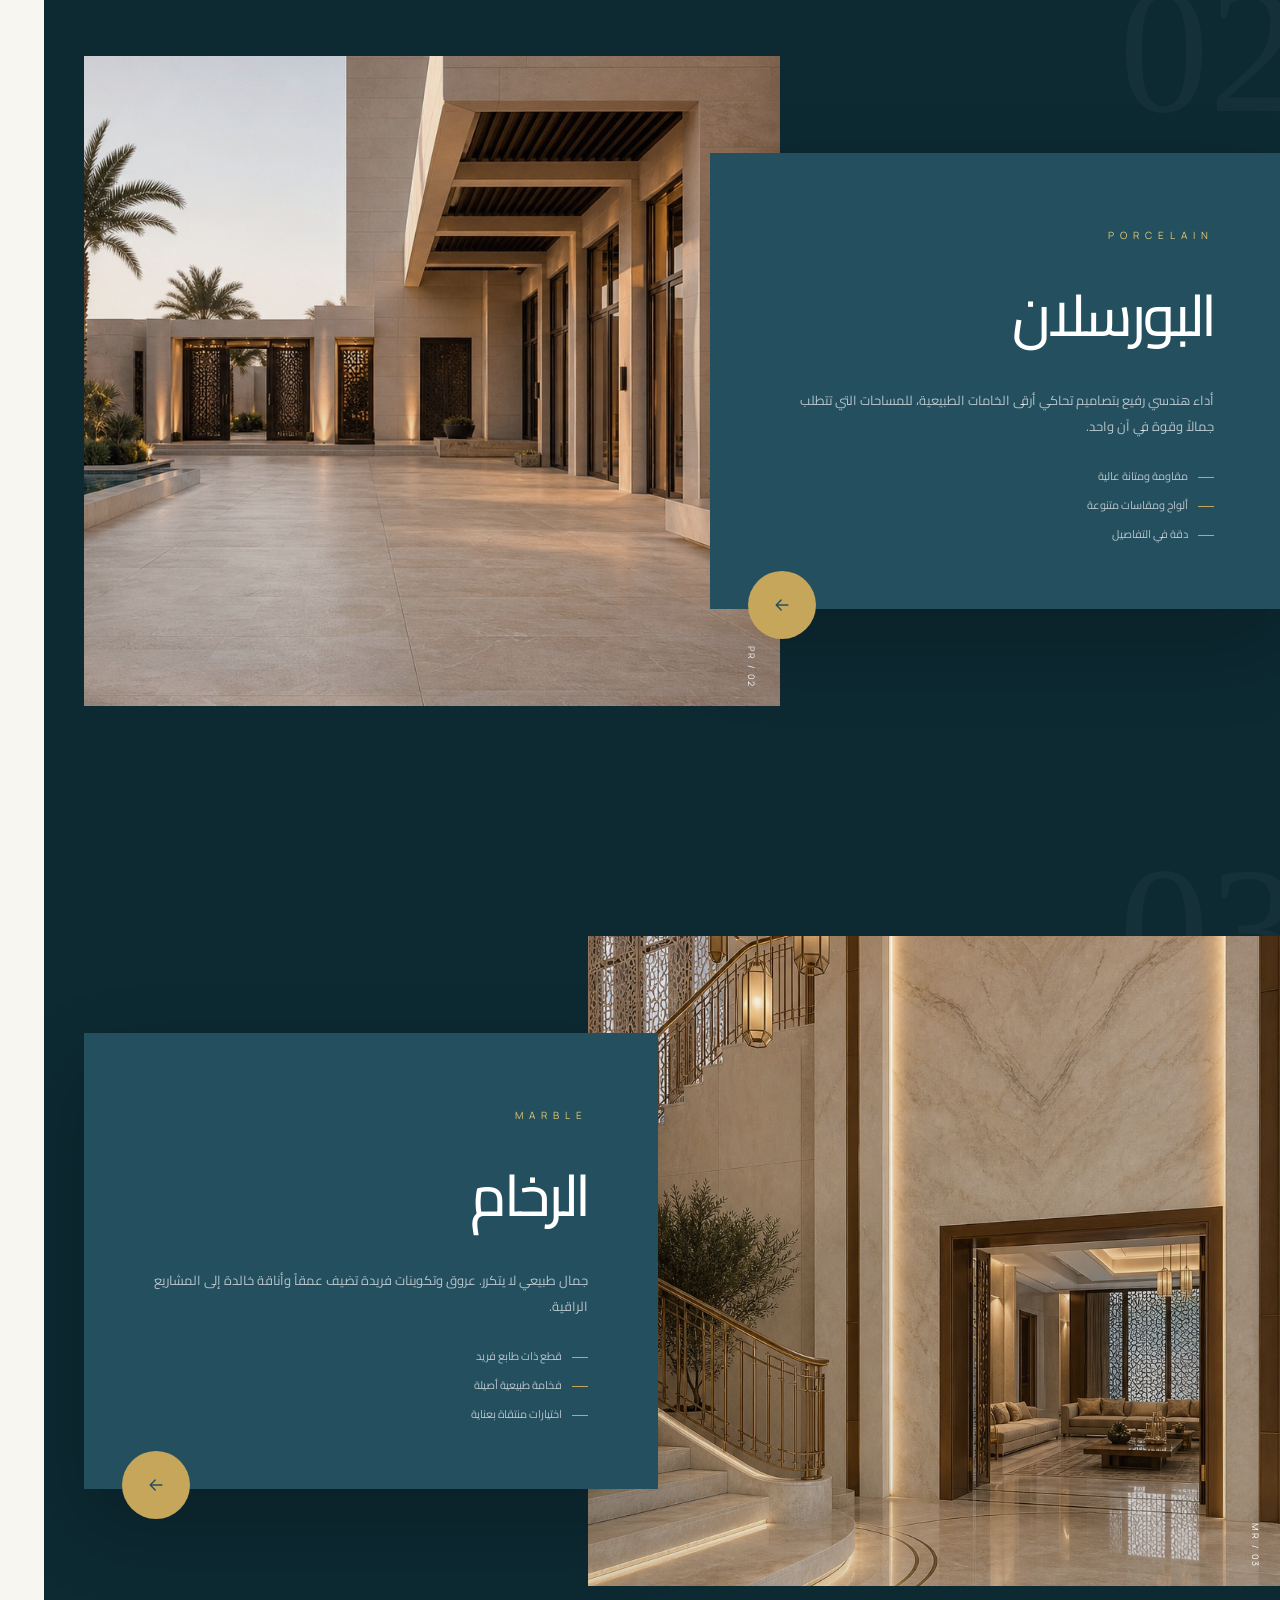
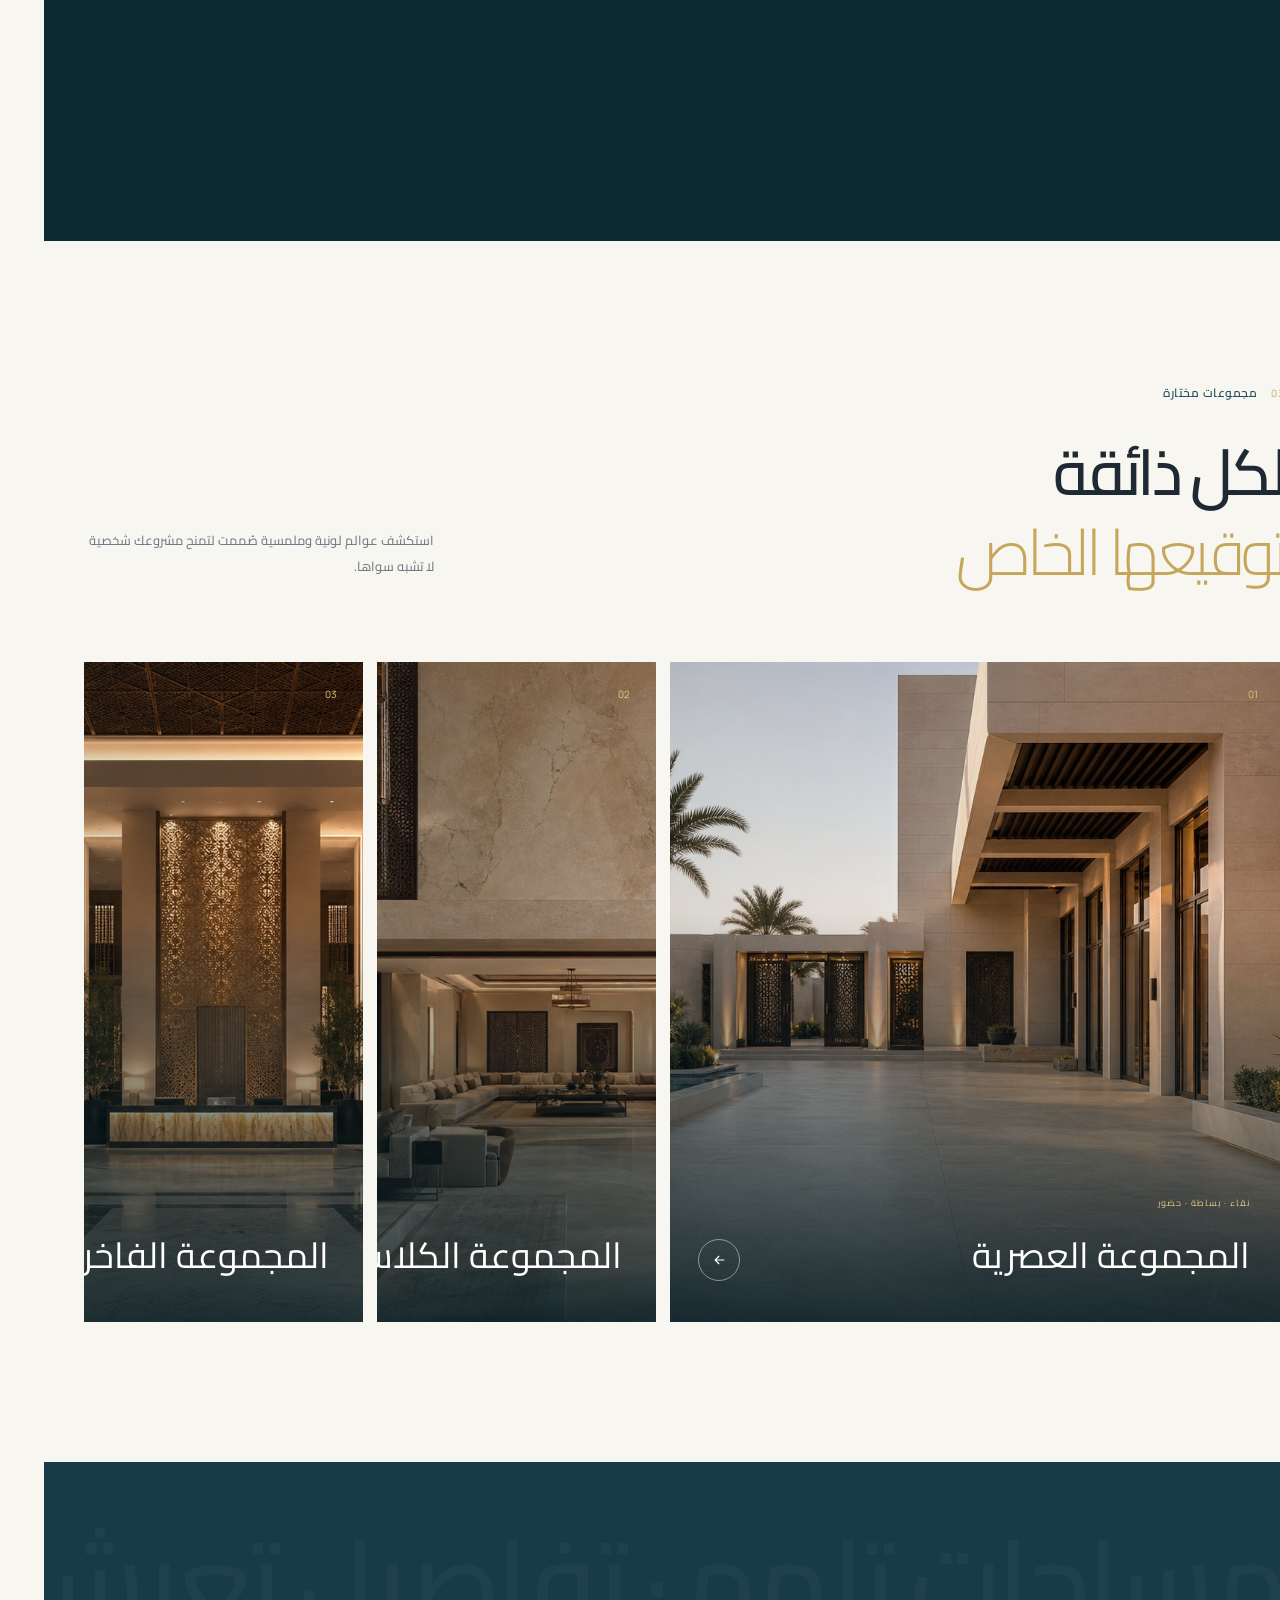
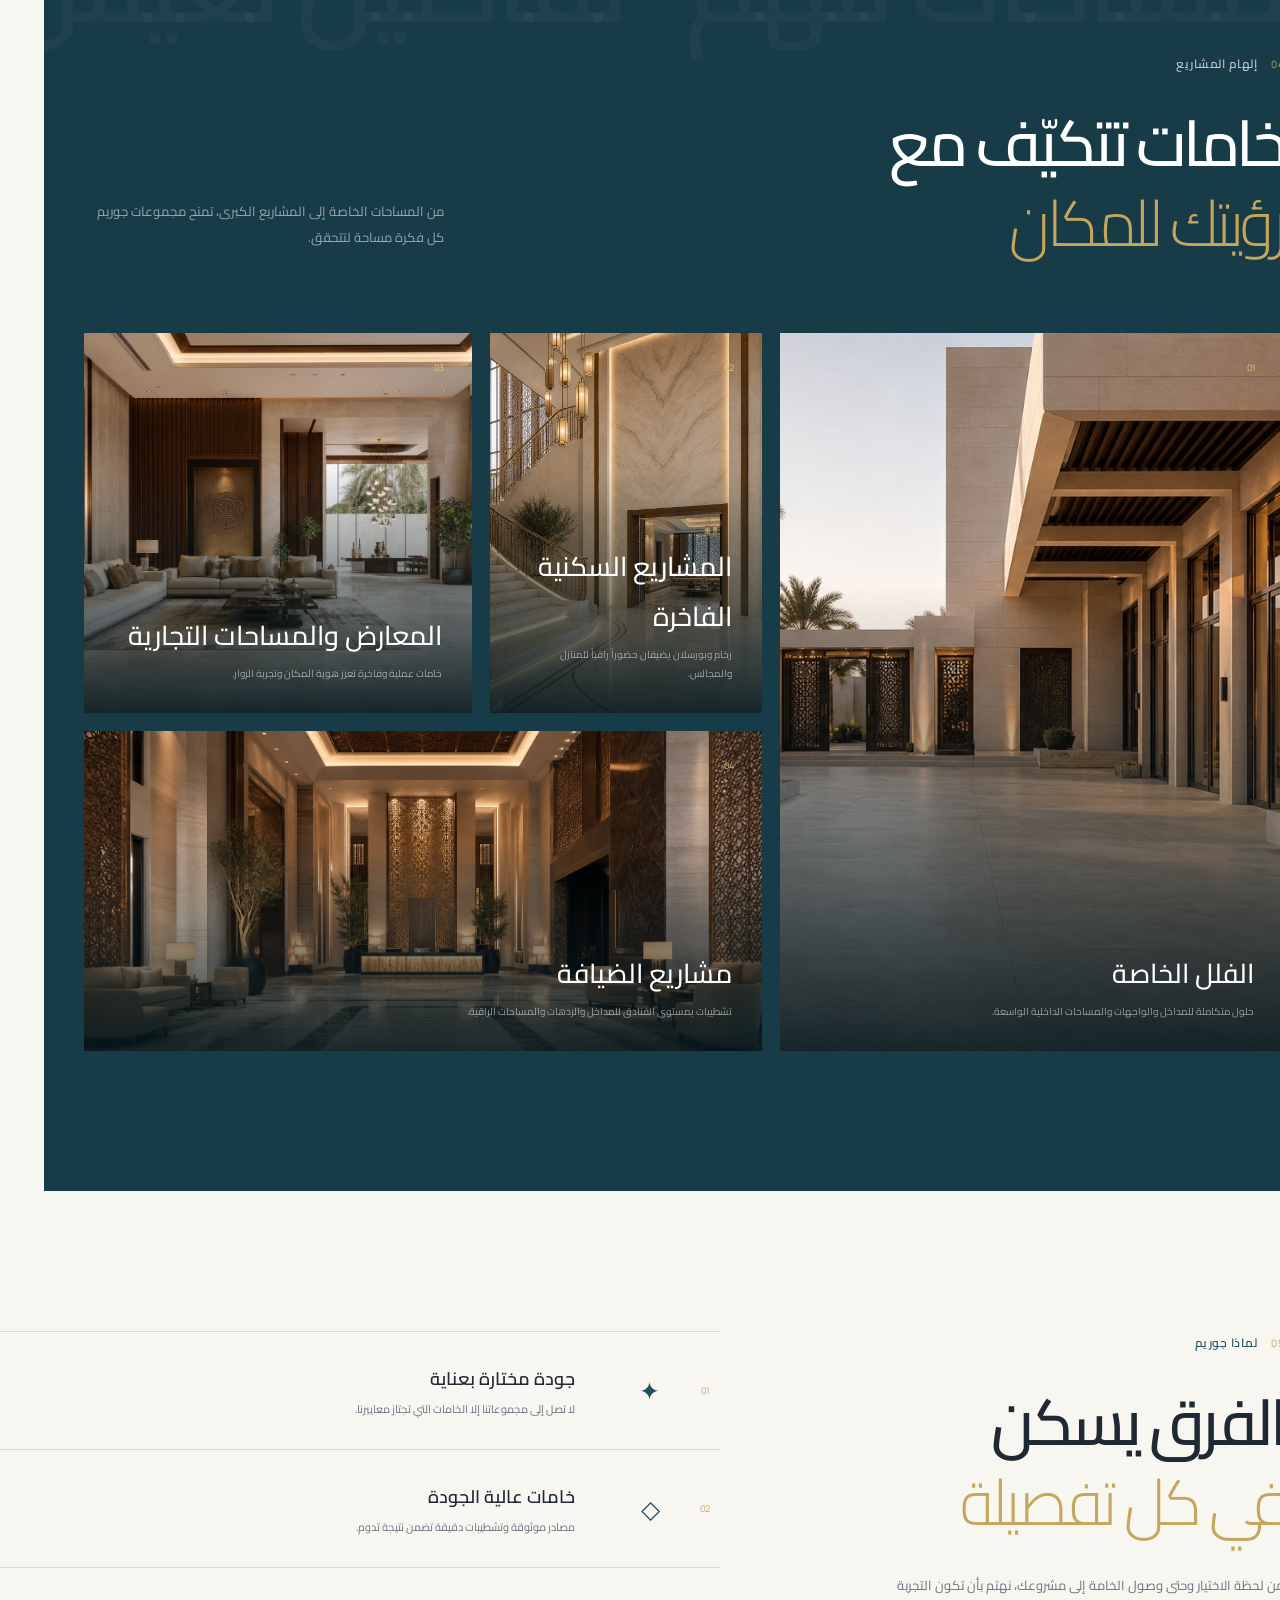
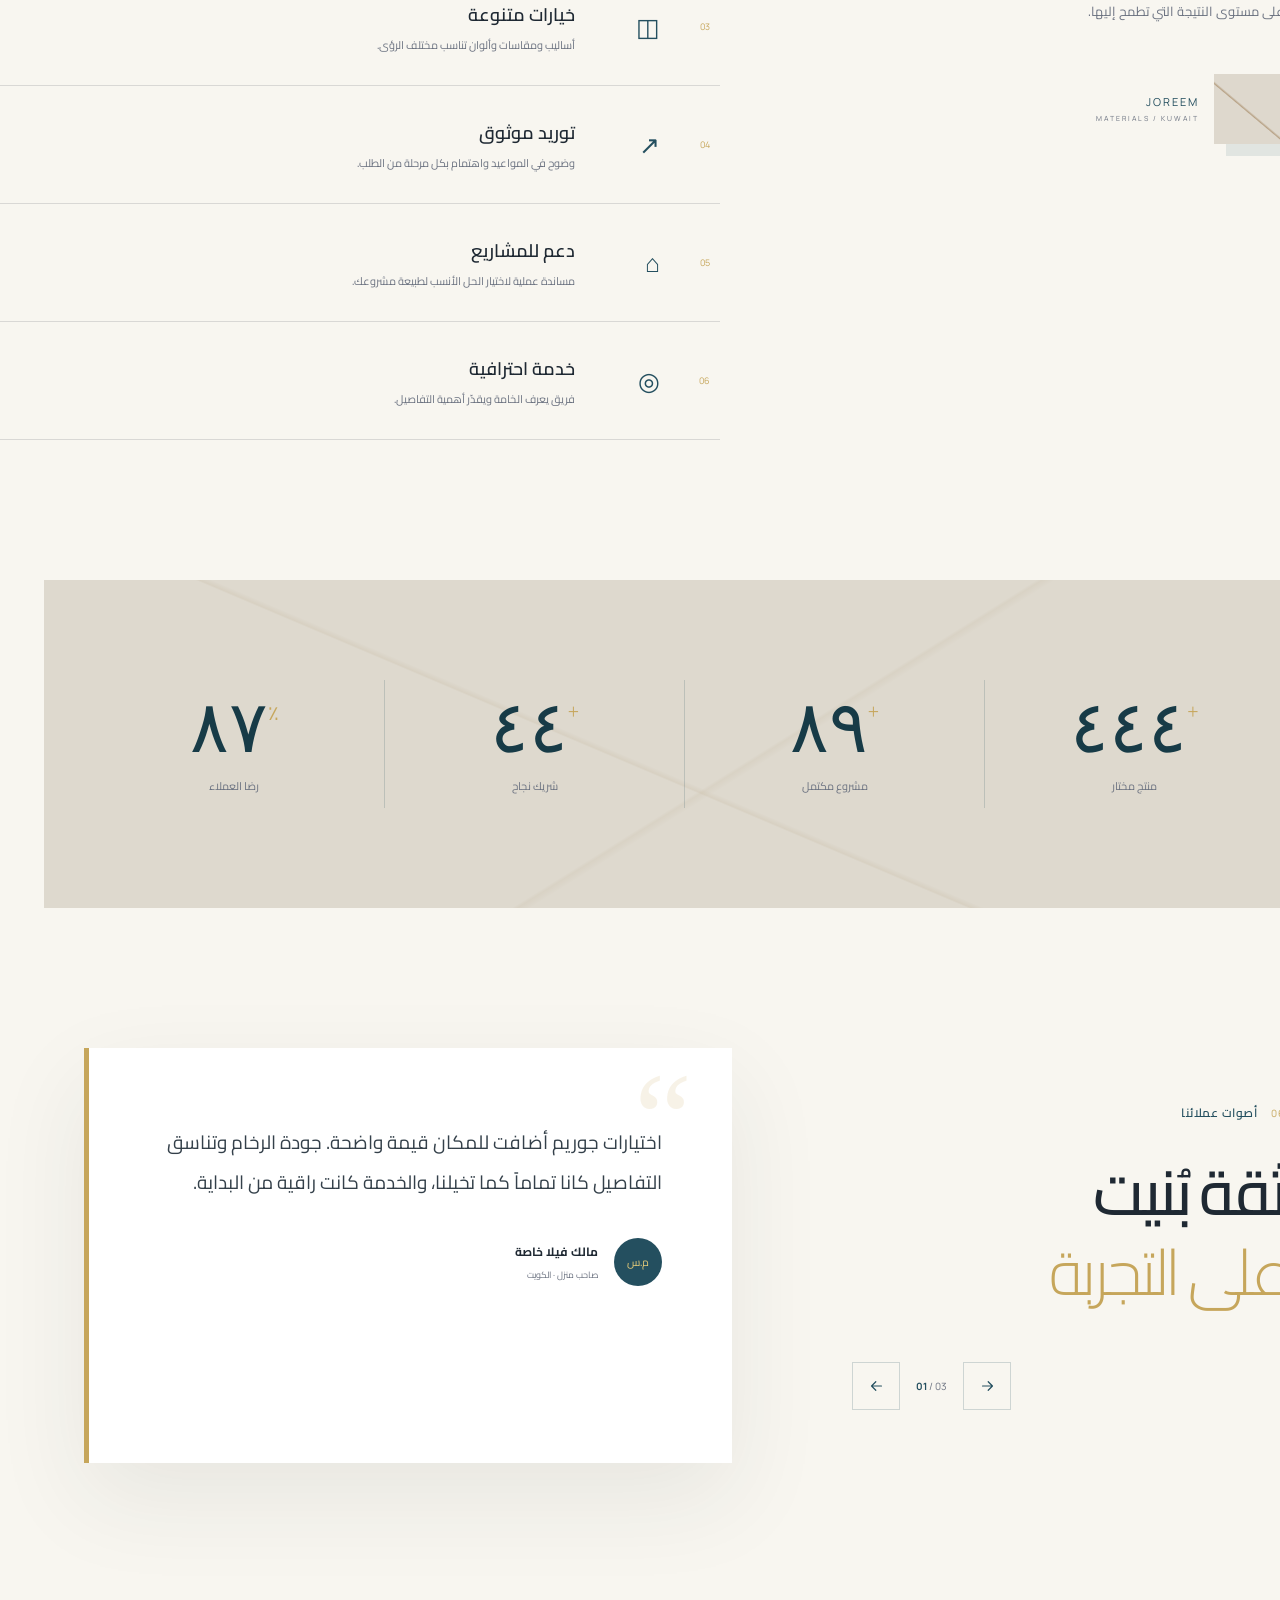
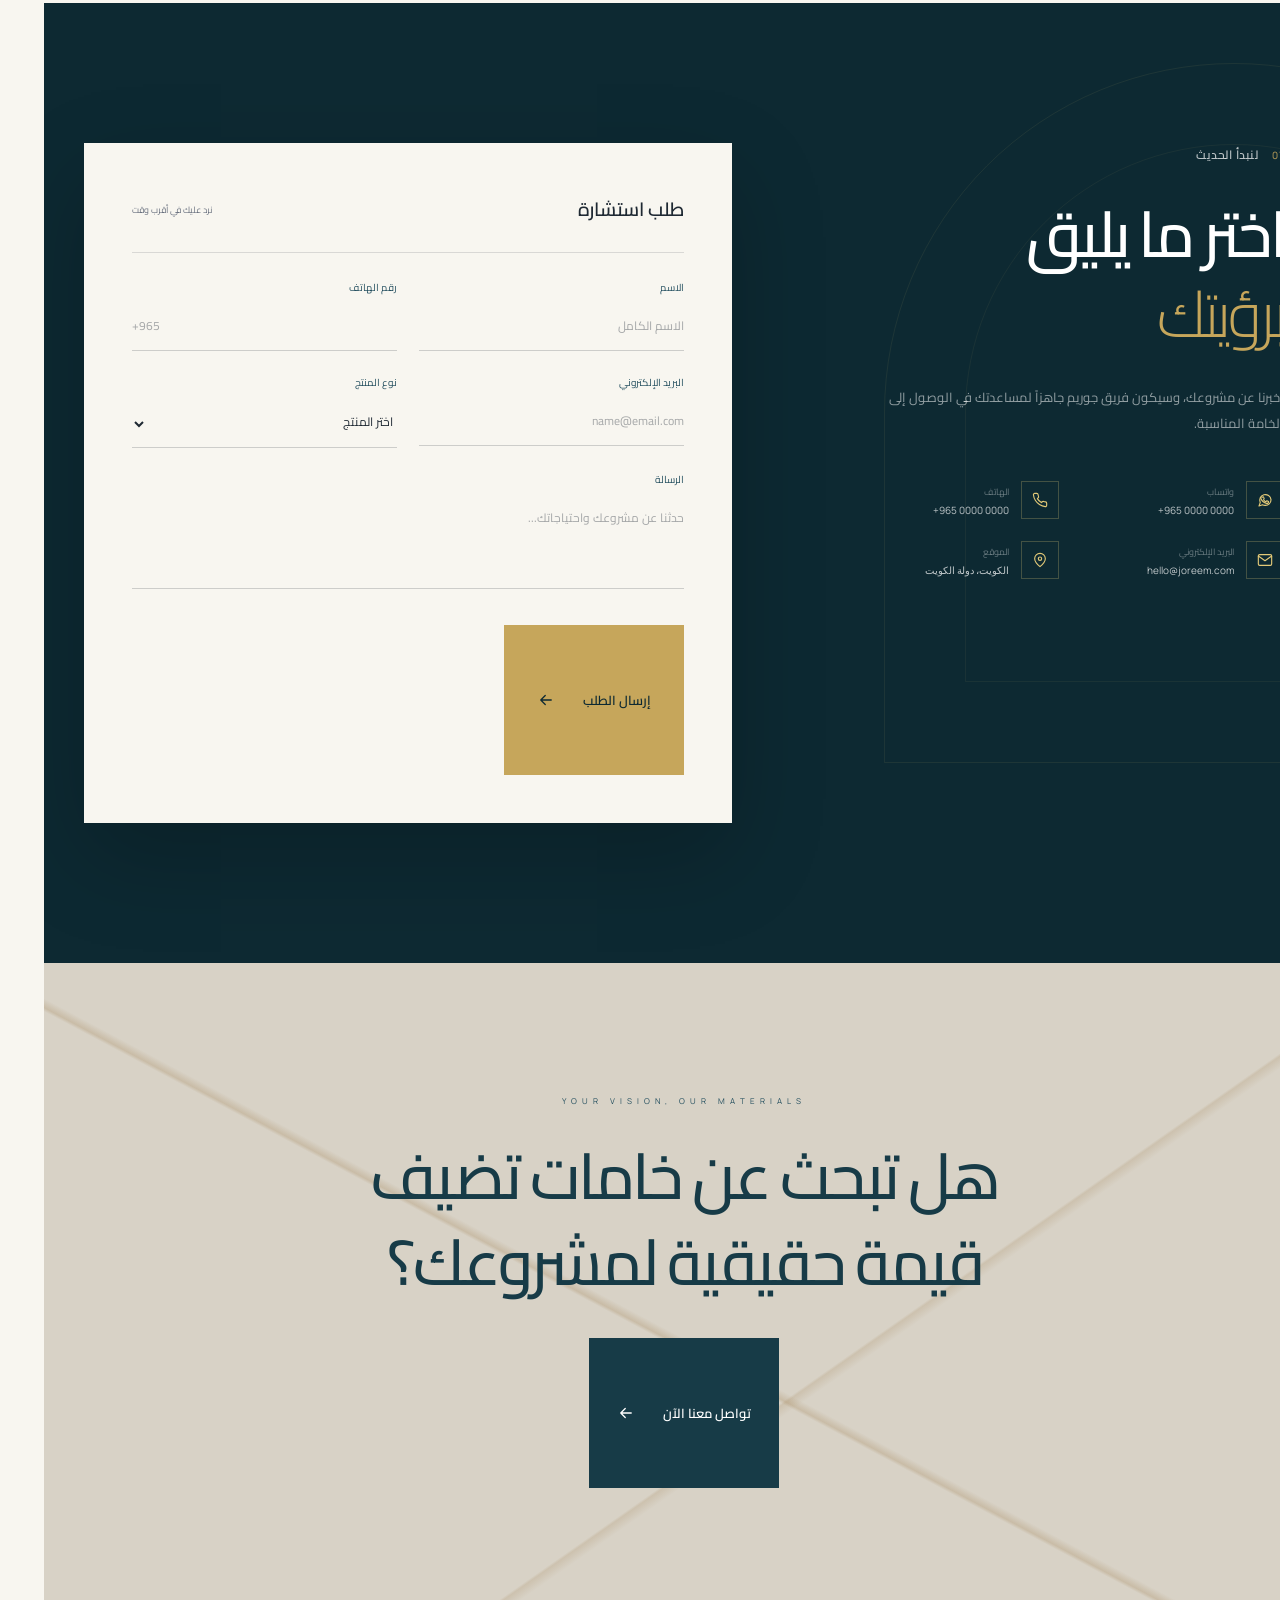
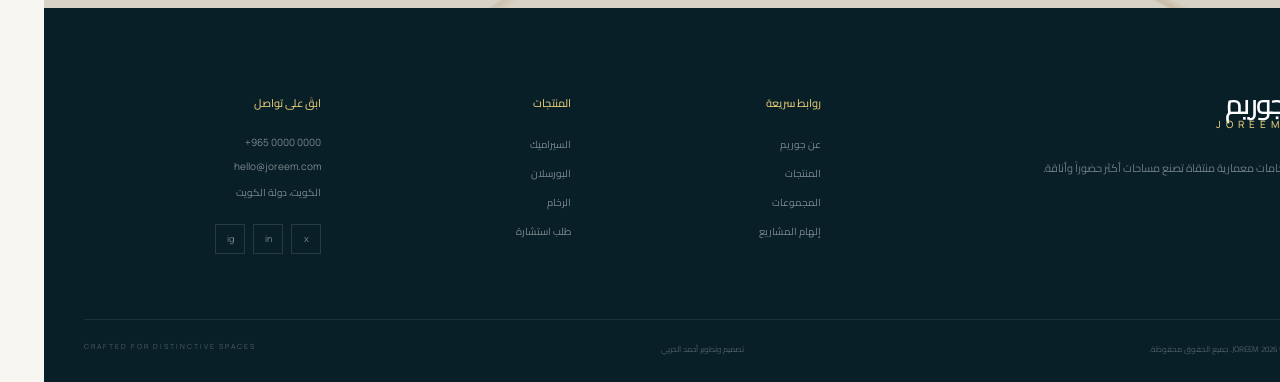
<file: my-projects/joreem/index.html>
<!DOCTYPE html><html lang="ar" dir="rtl"><head><meta charset="UTF-8"><meta name="viewport" content="width=device-width,initial-scale=1"><title>جوريم</title><script>location.replace('../../projects/joreem-codex/index.html');</script></head><body><a href="../../projects/joreem-codex/index.html">فتح مشروع جوريم</a></body></html>
</file>
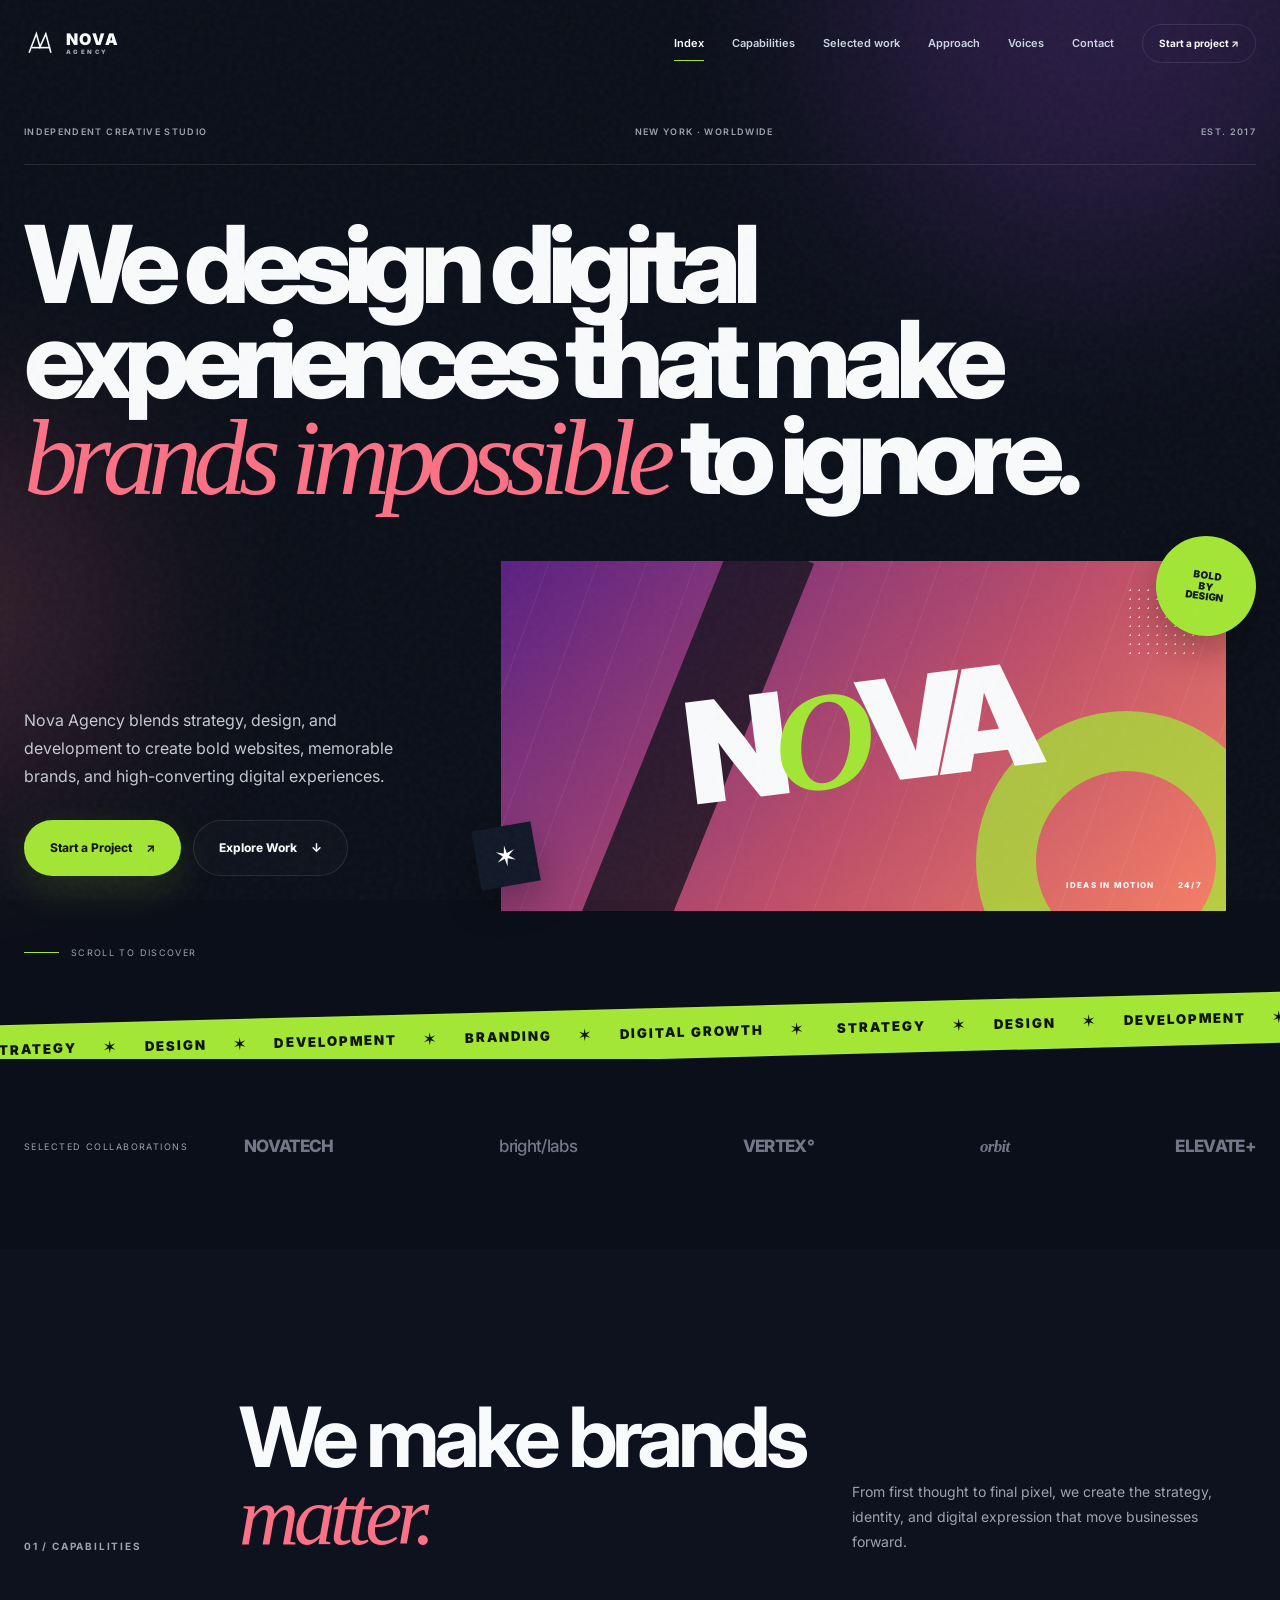
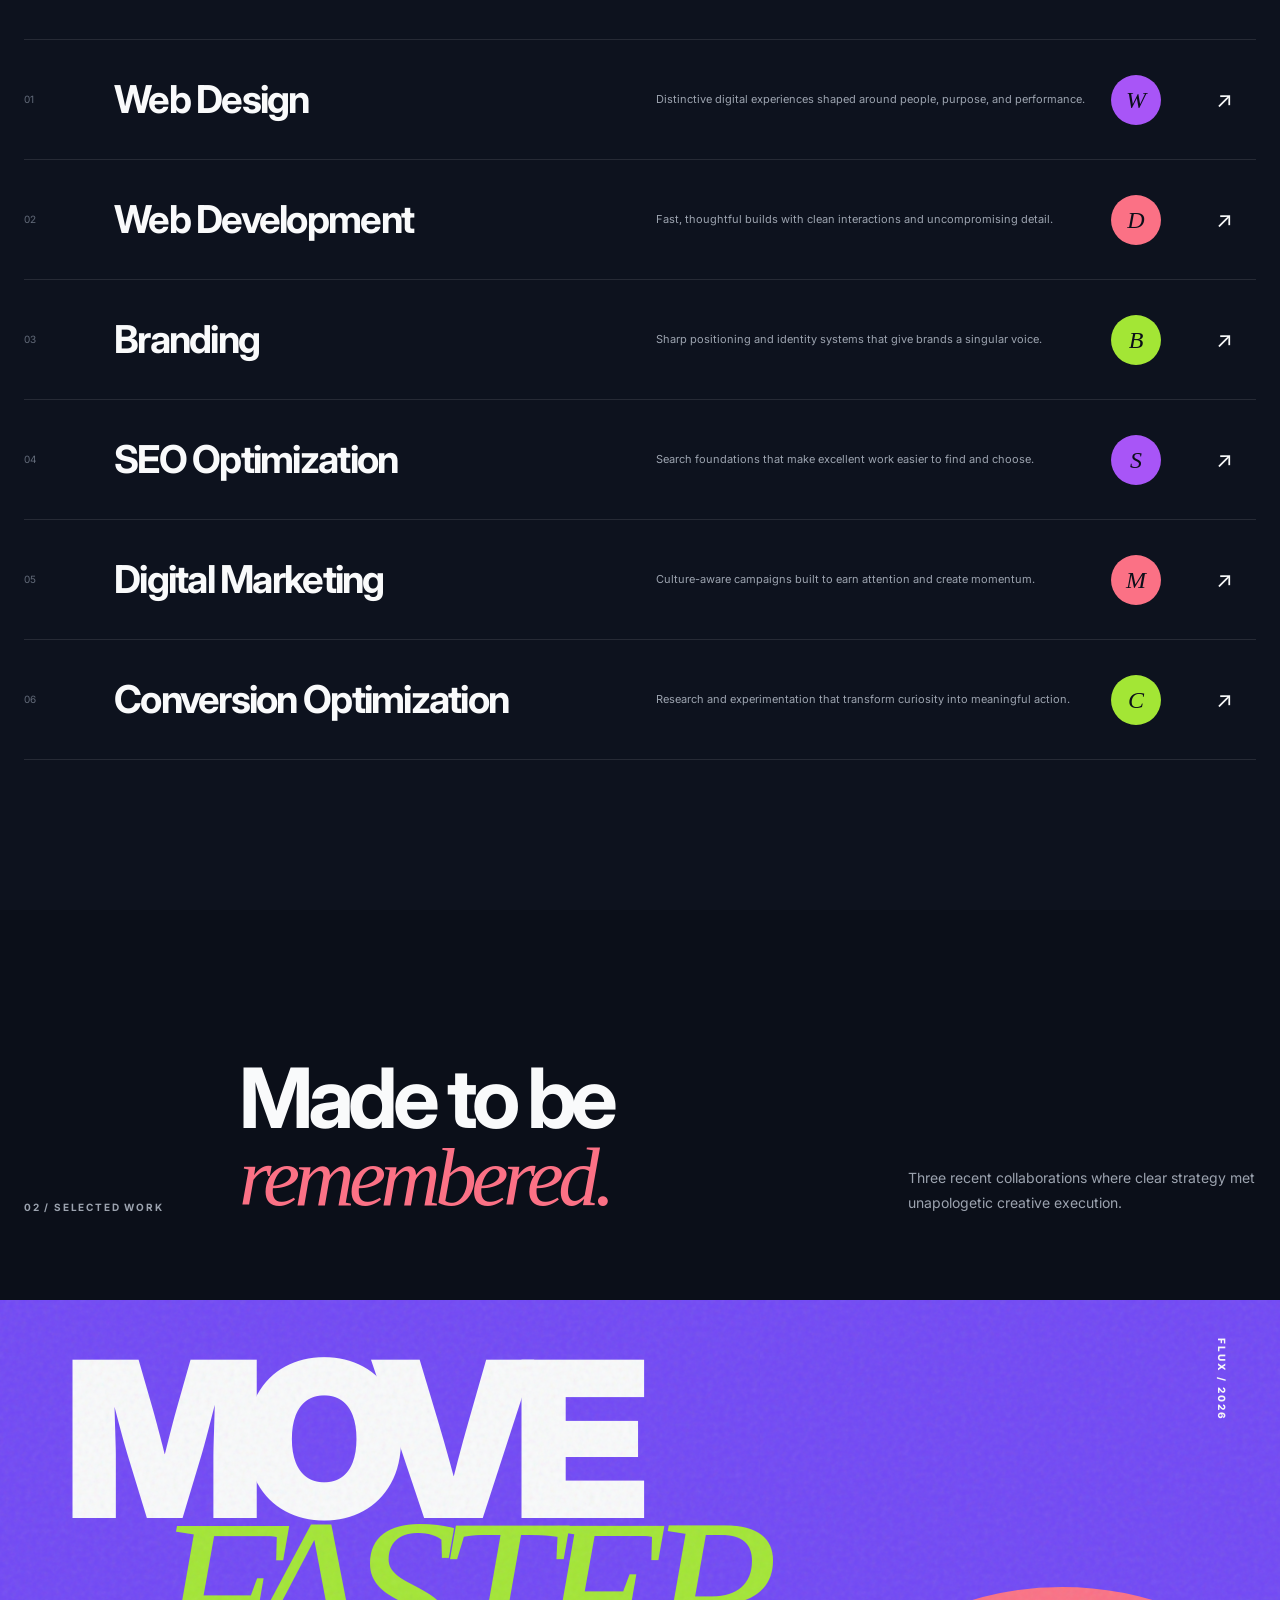
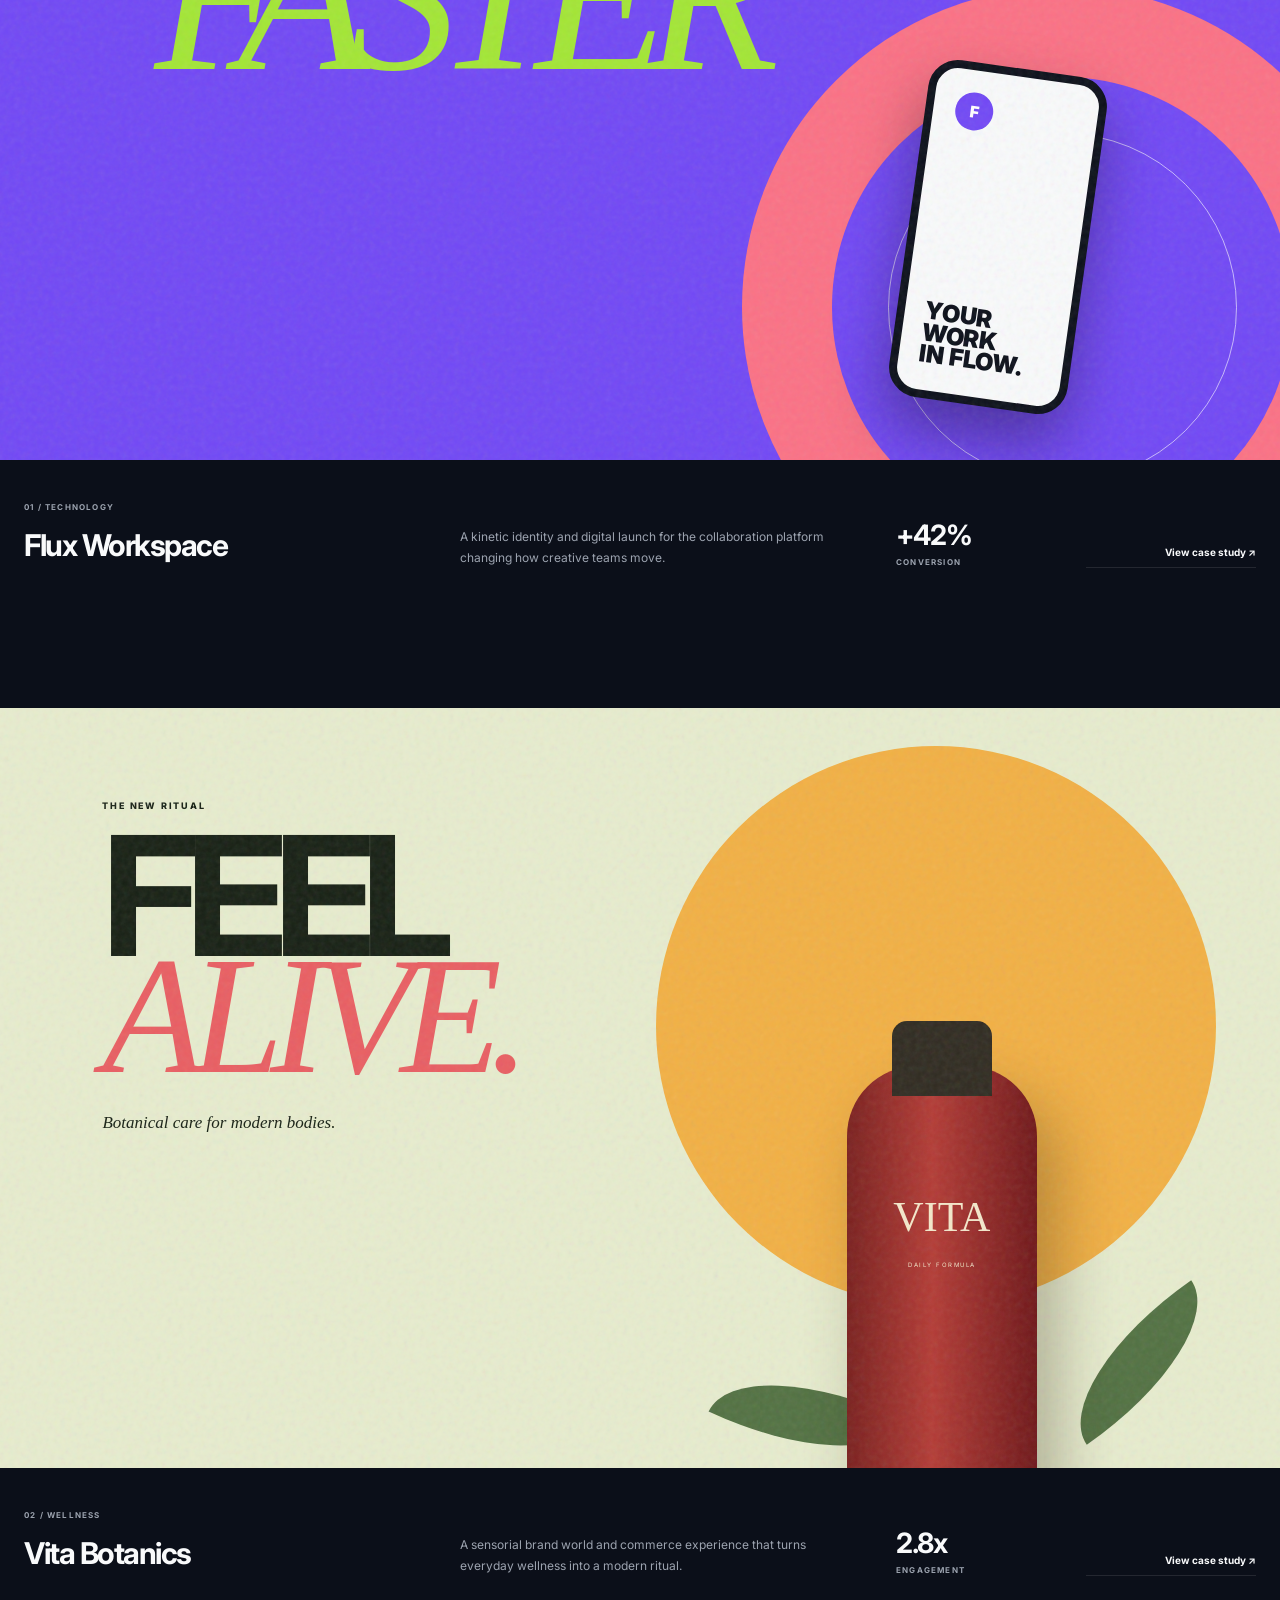
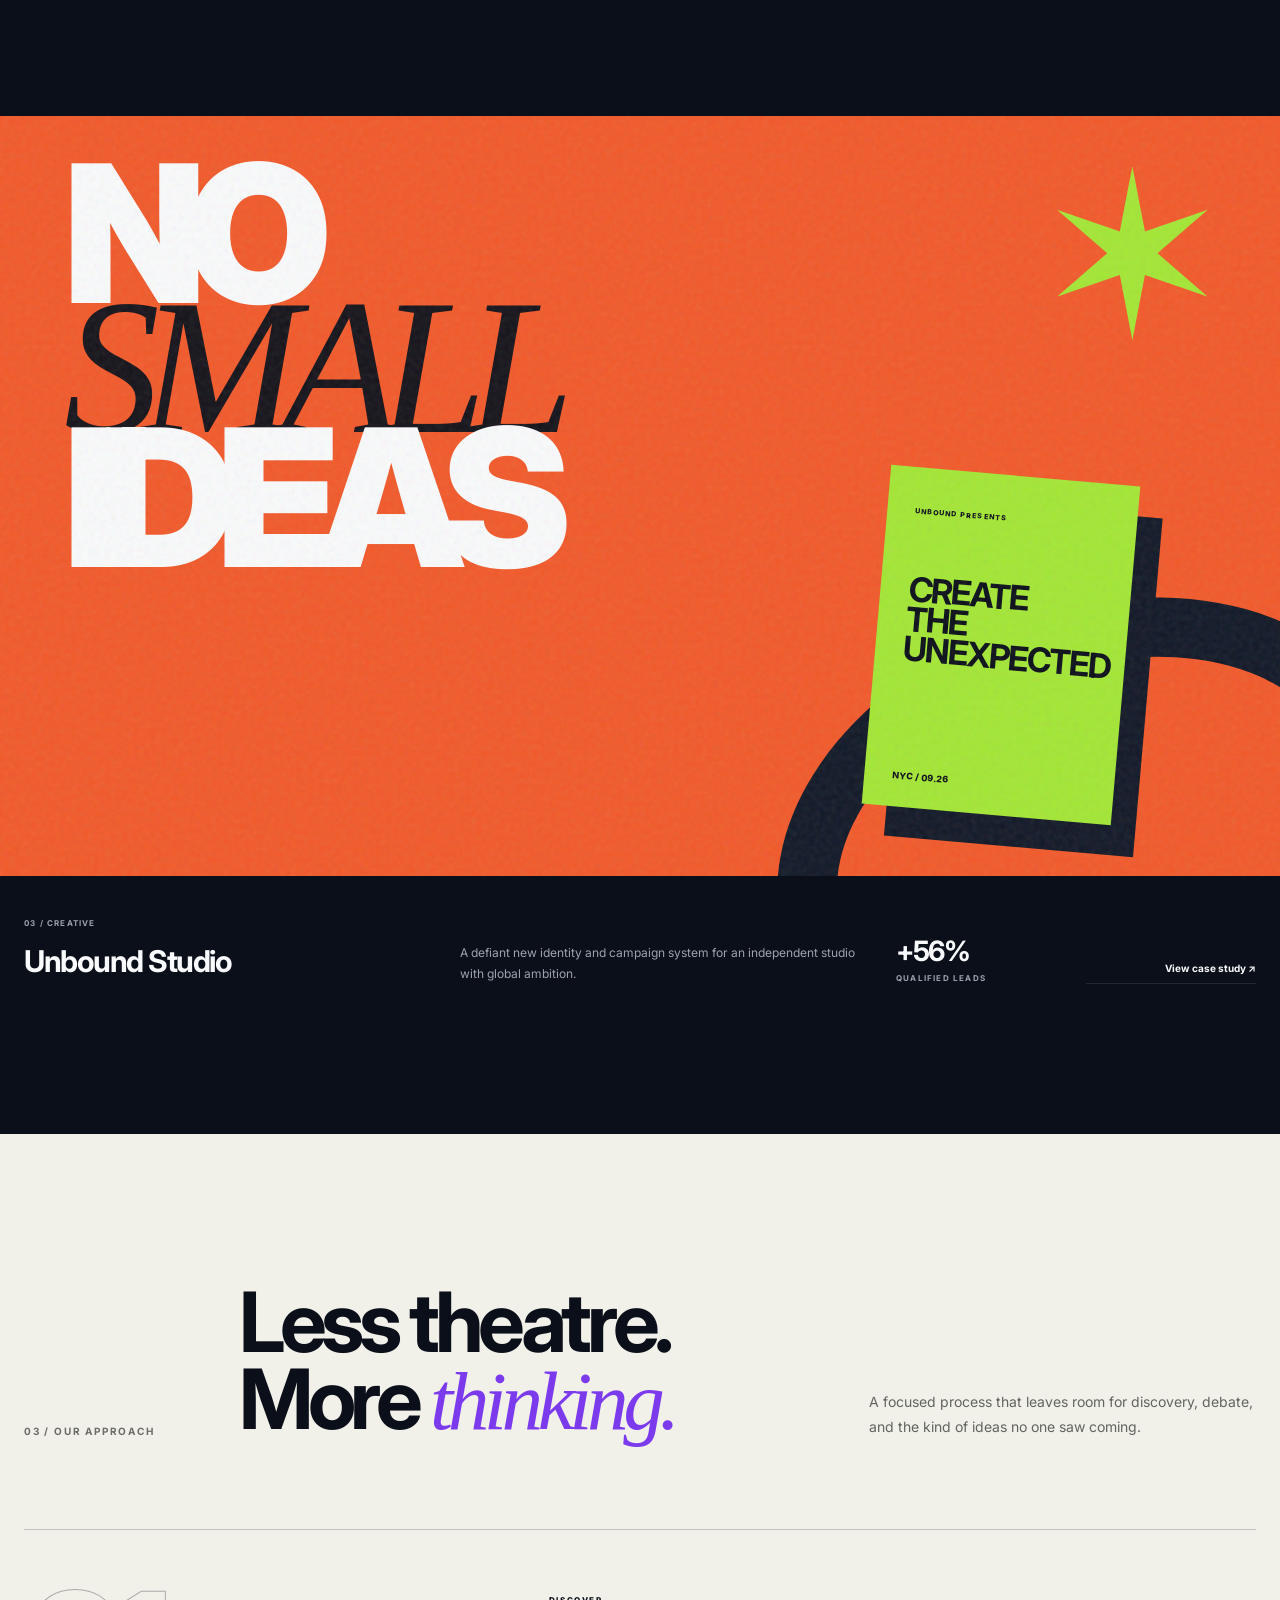
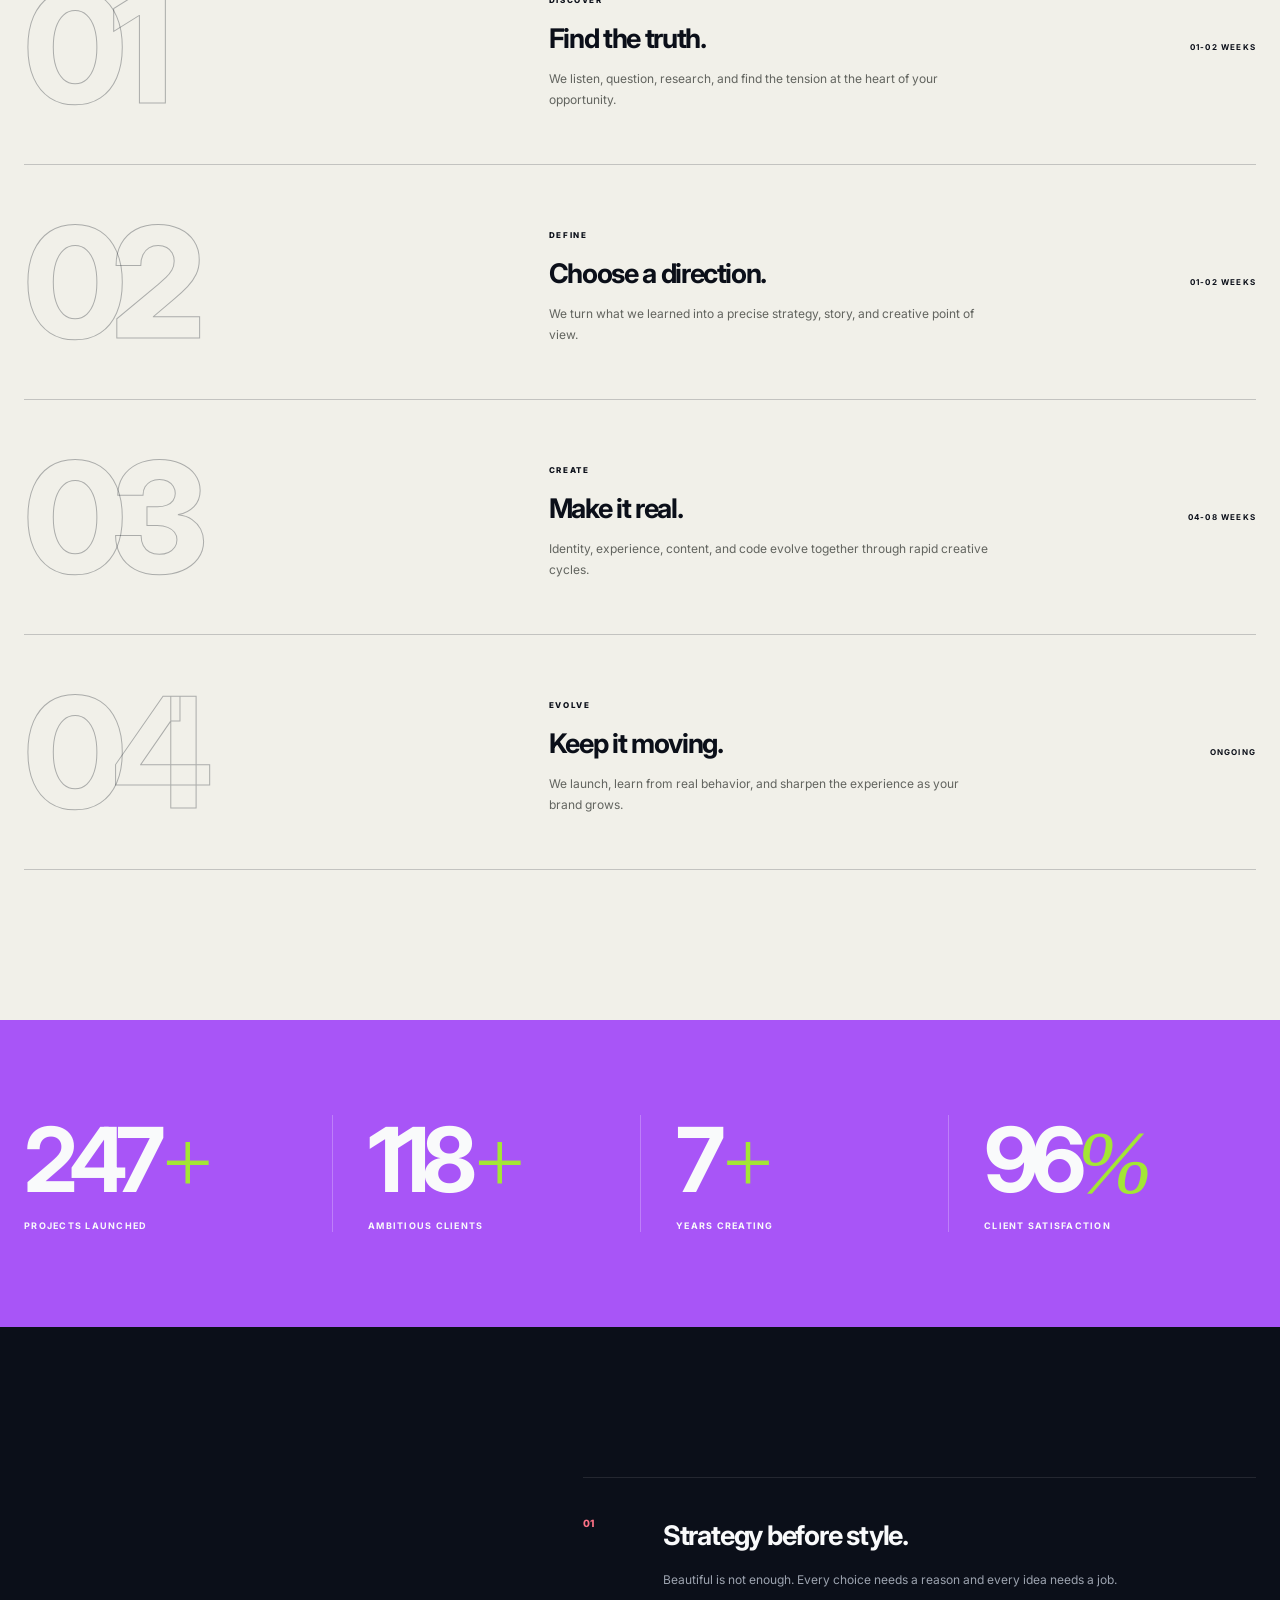
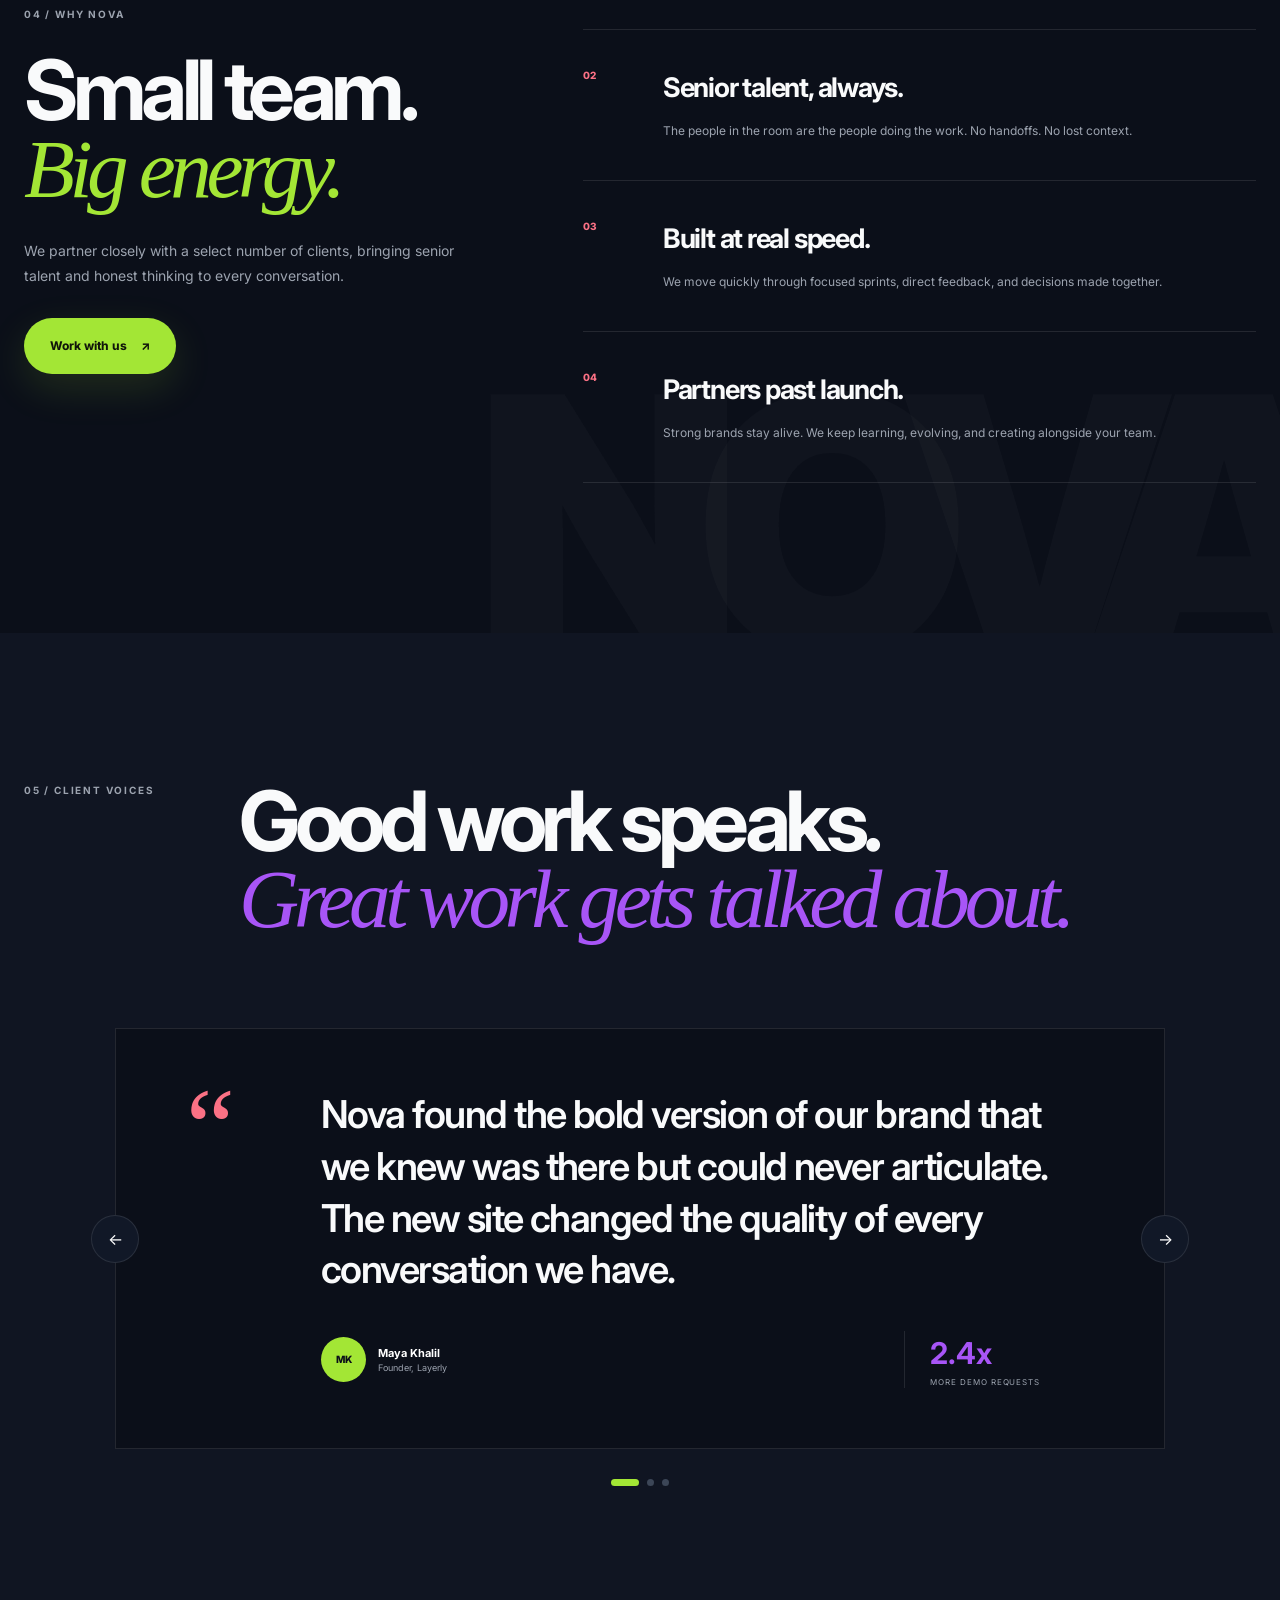
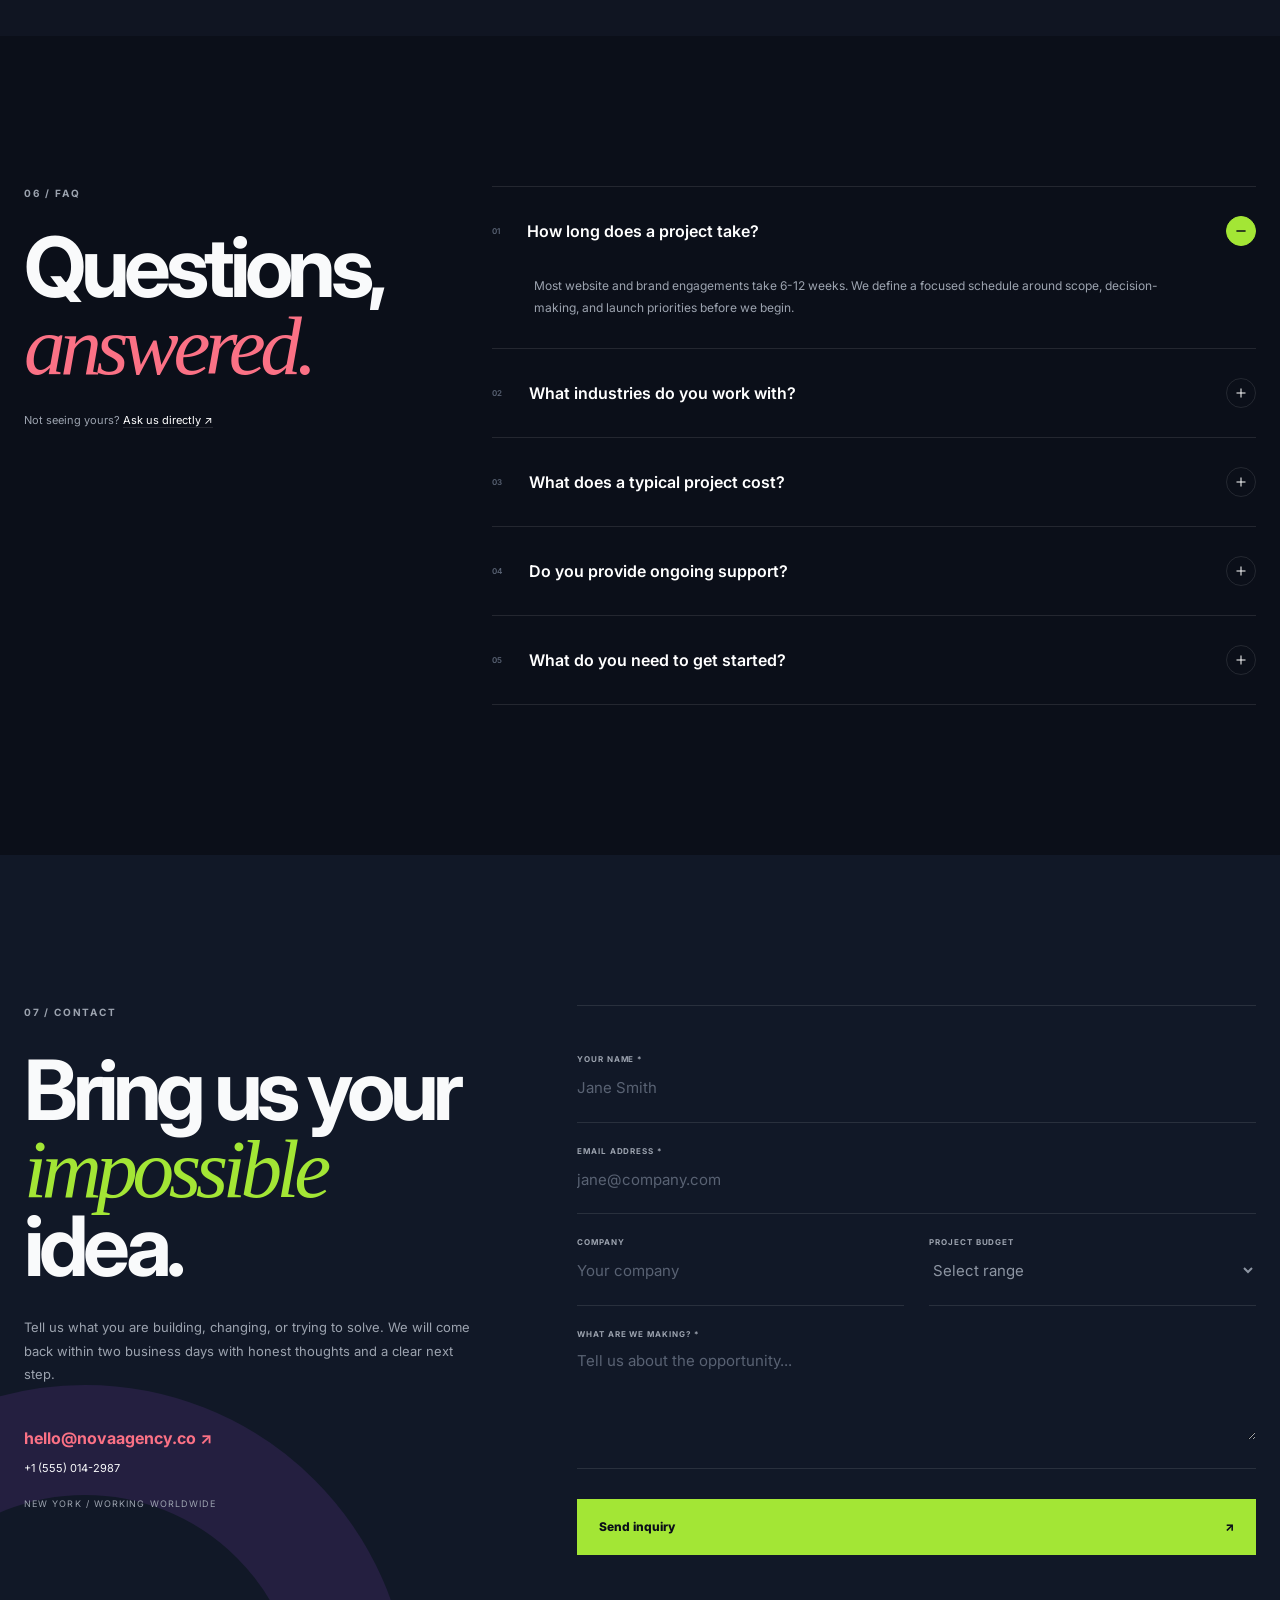
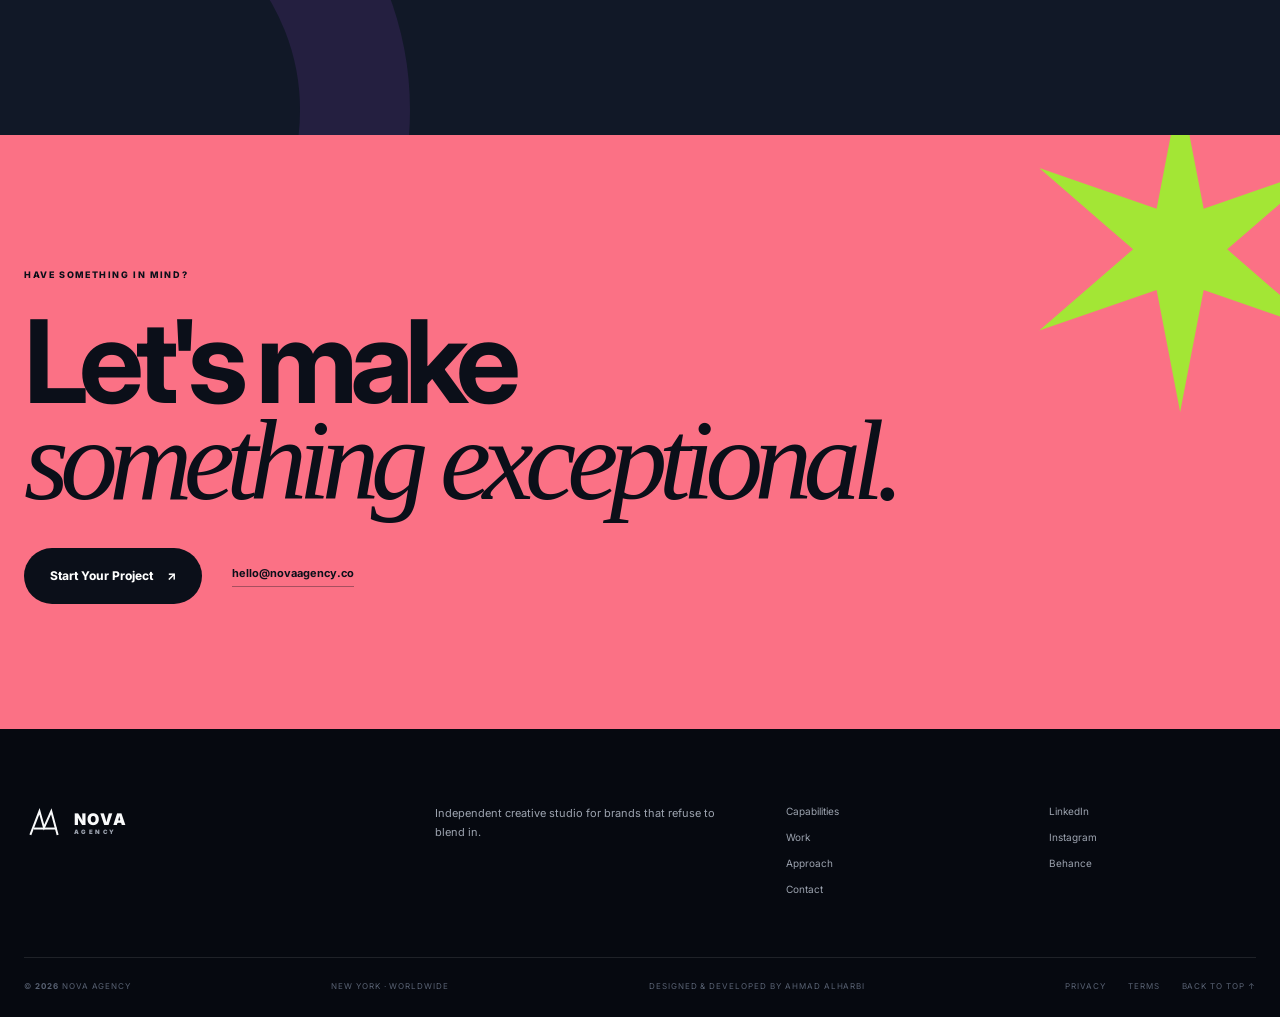
<file: my-projects/nova-agency/index.html>
<!DOCTYPE html><html lang="en"><head><meta charset="UTF-8"><meta name="viewport" content="width=device-width,initial-scale=1"><title>Nova Agency</title><script>location.replace('../../projects/Nova%20Agency/index.html');</script></head><body><a href="../../projects/Nova%20Agency/index.html">Open Nova Agency</a></body></html>
</file>
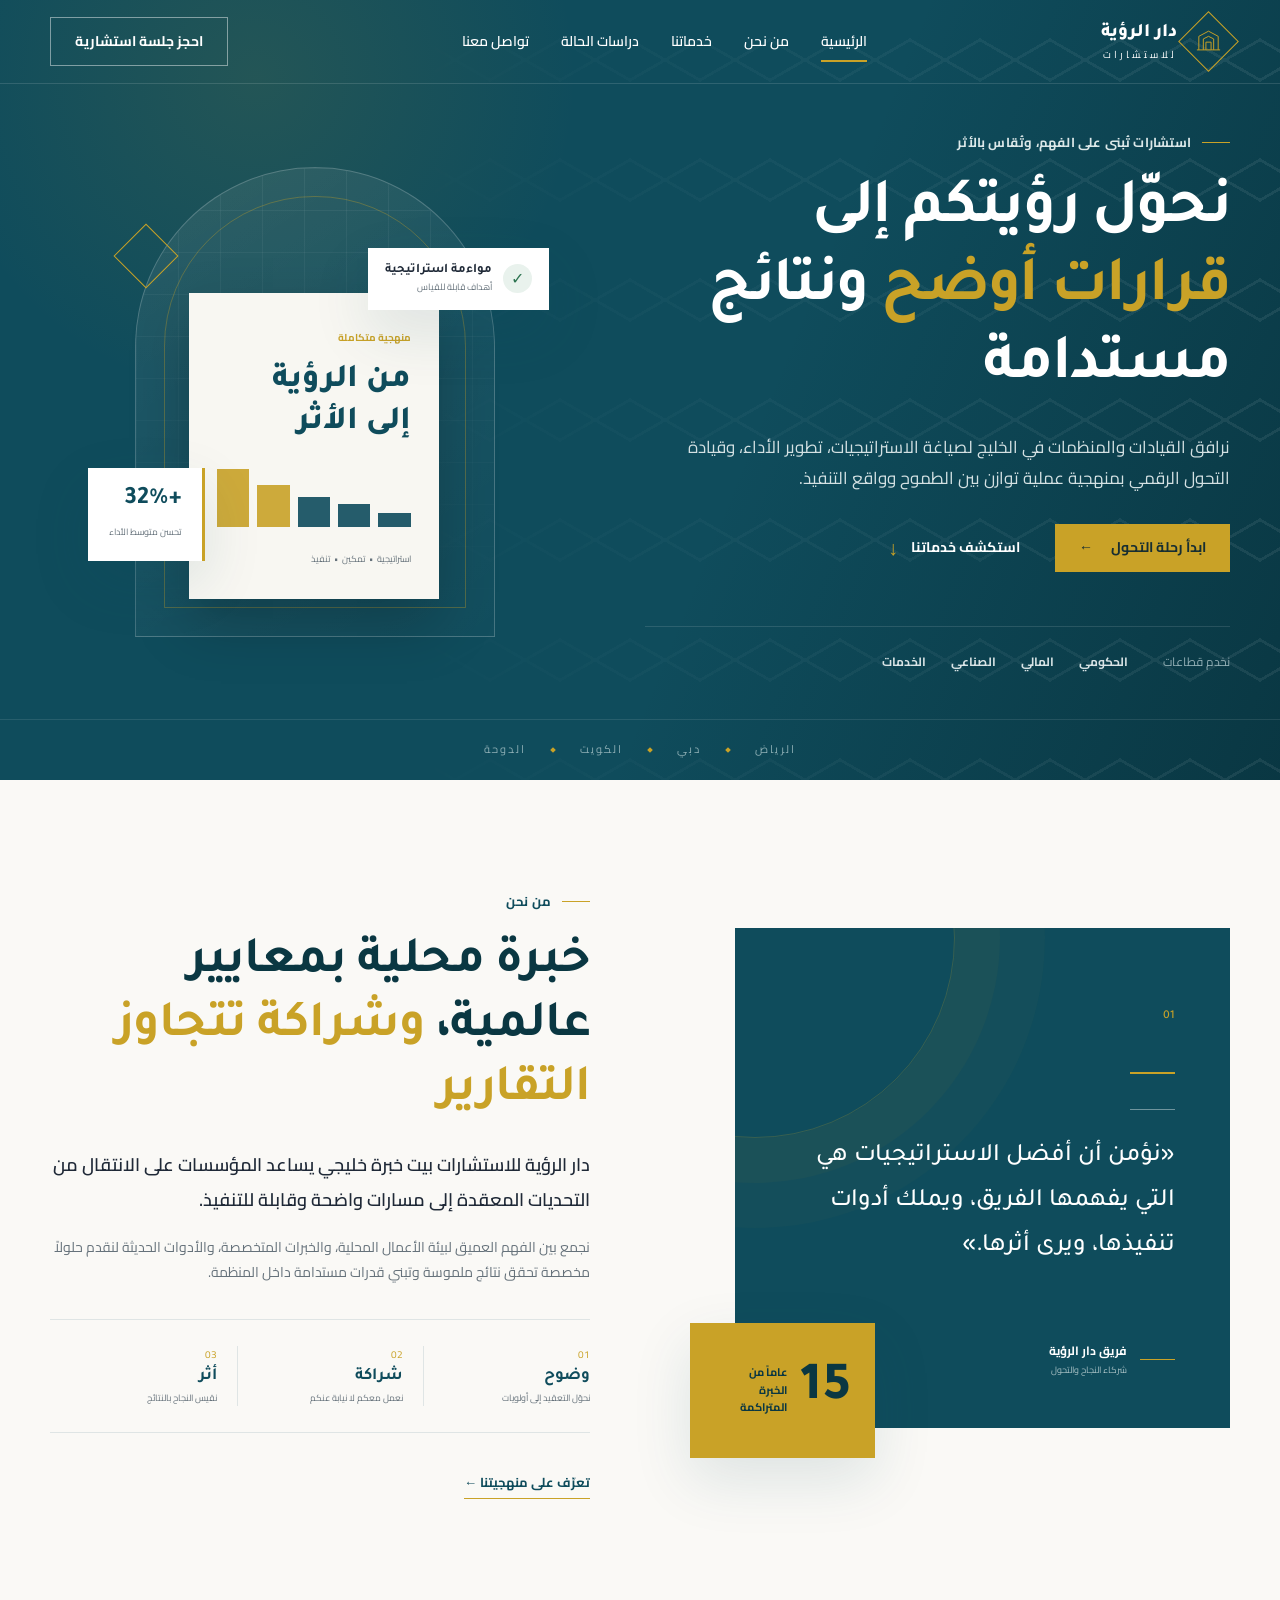
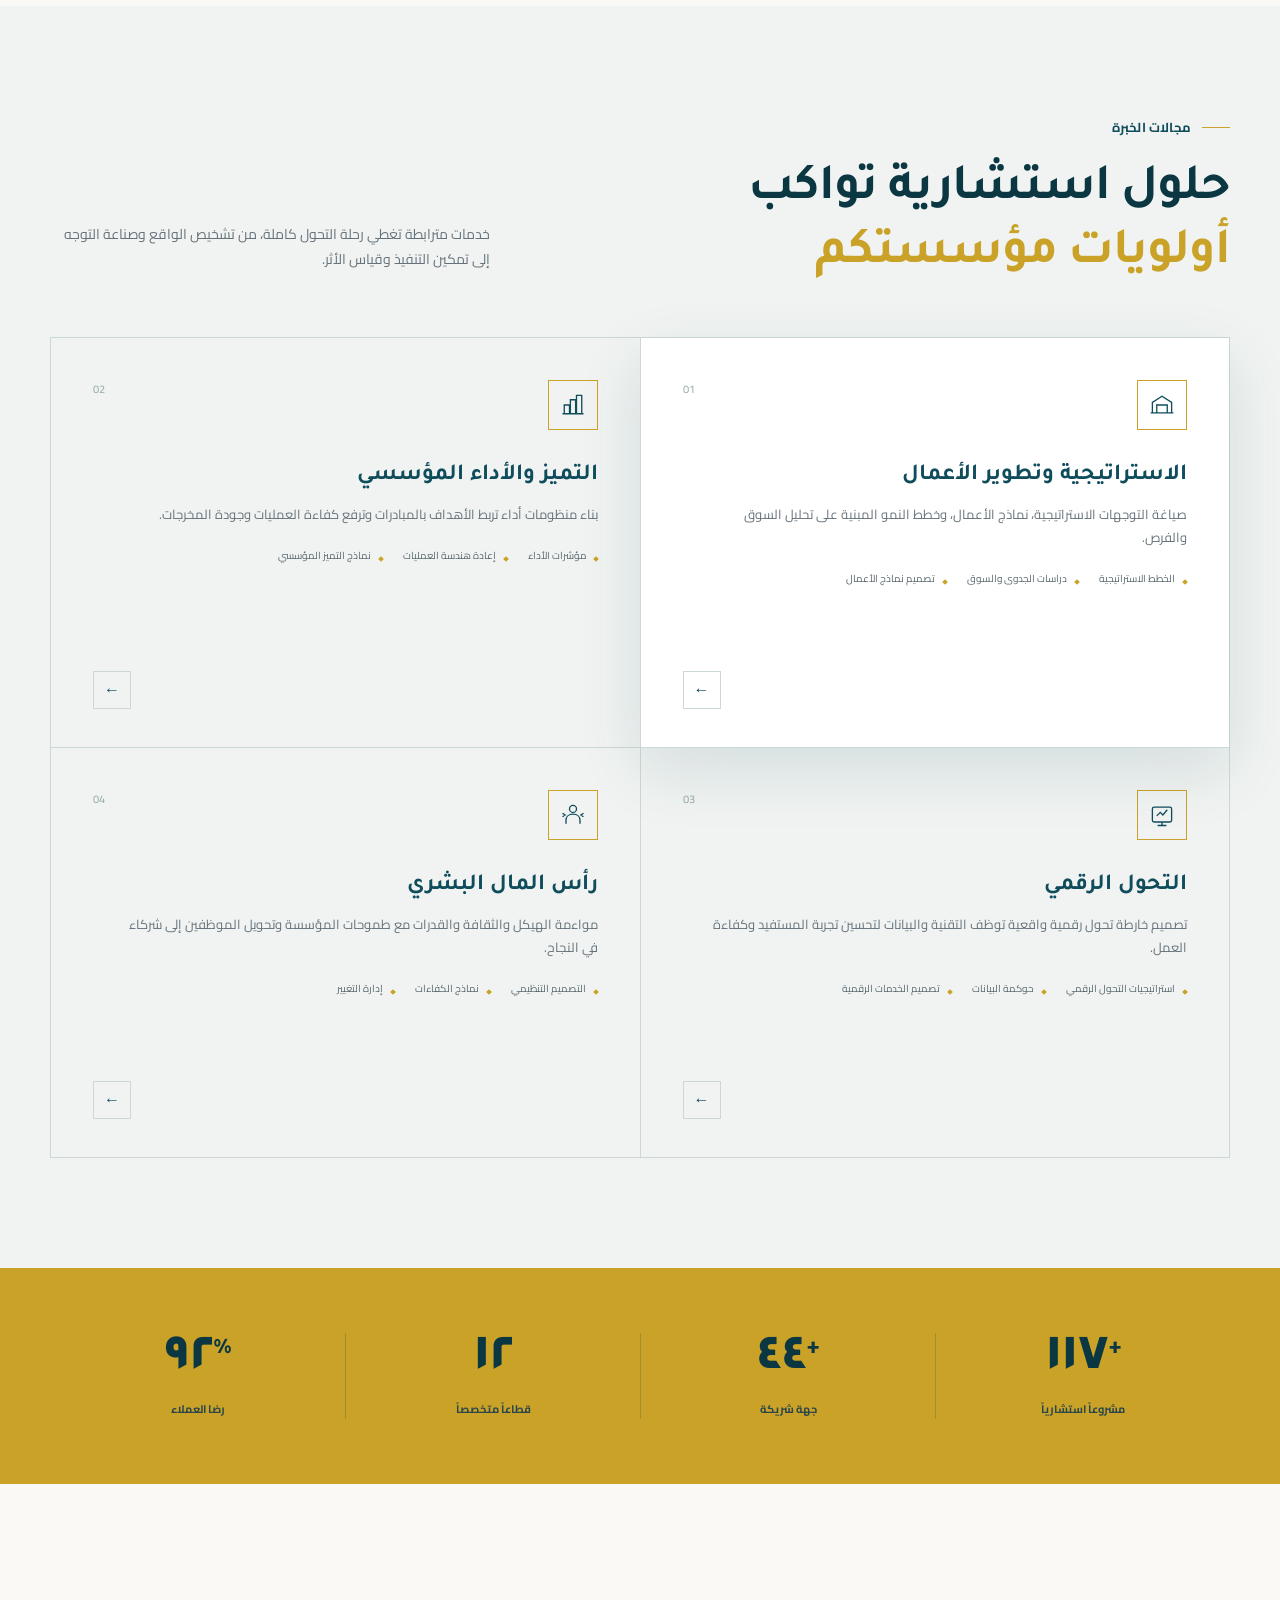
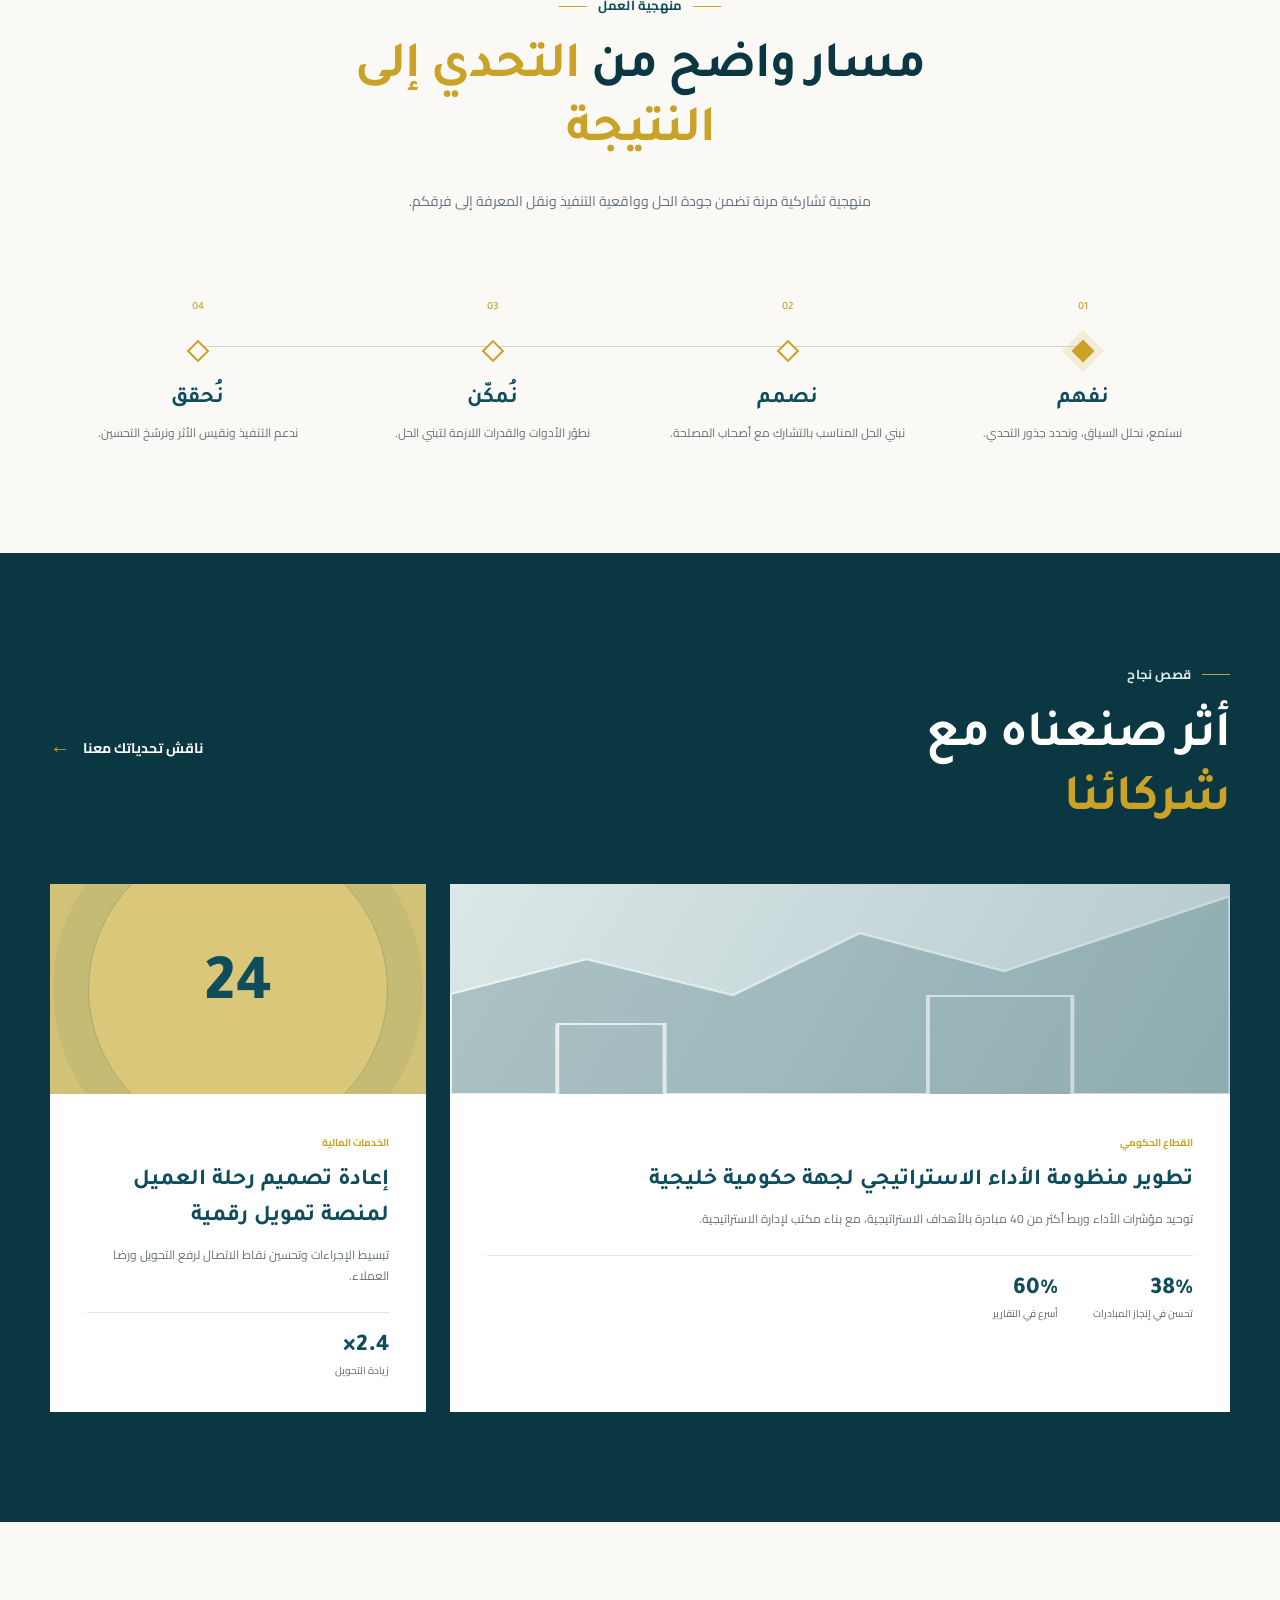
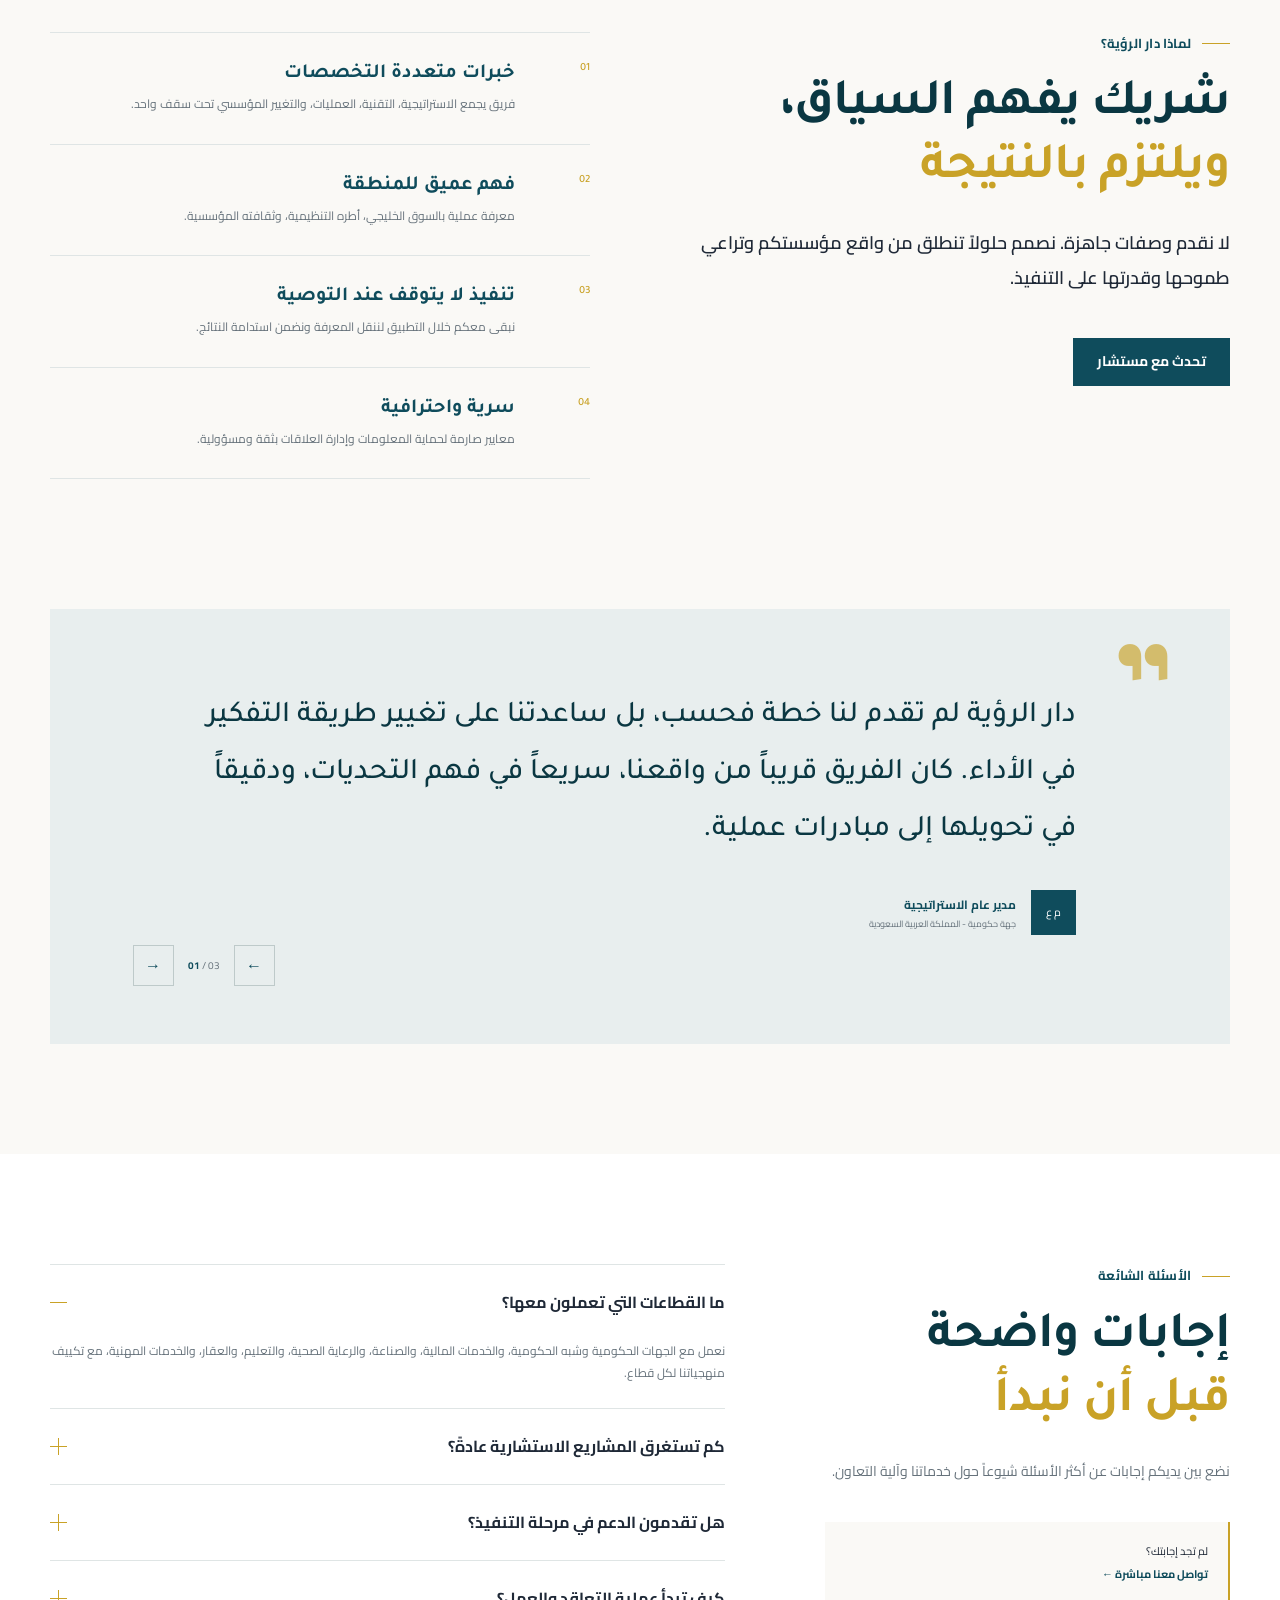
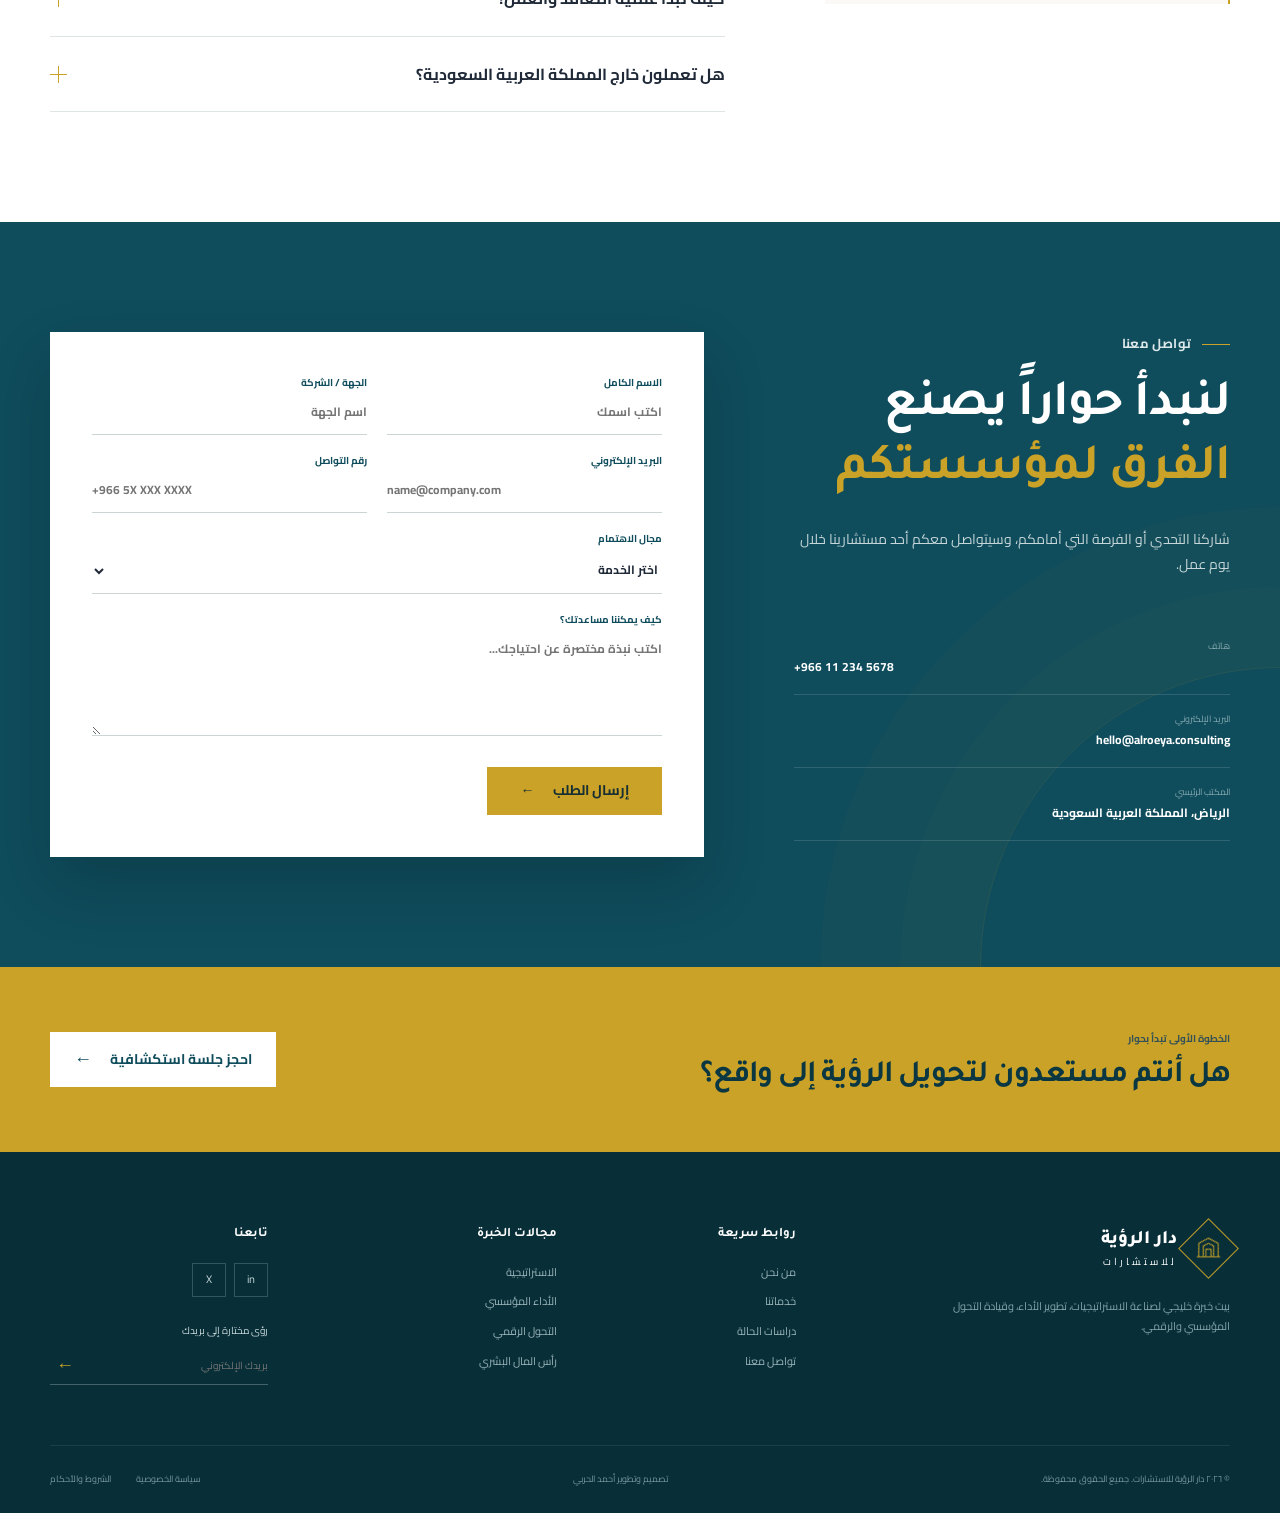
<file: projects/dar-al-ruya/index.html>
<!DOCTYPE html>
<html lang="ar" dir="rtl">
<head>
  <meta charset="UTF-8">
  <meta name="viewport" content="width=device-width, initial-scale=1.0">
  <meta name="description" content="دار الرؤية للاستشارات - شريك استراتيجي في تطوير الأعمال والتحول الرقمي والتميز المؤسسي في دول الخليج.">
  <meta name="theme-color" content="#0F4C5C">
  <title>دار الرؤية للاستشارات | نصنع وضوح القرار وأثر التنفيذ</title>
  <link rel="preconnect" href="https://fonts.googleapis.com">
  <link rel="preconnect" href="https://fonts.gstatic.com" crossorigin>
  <link href="https://fonts.googleapis.com/css2?family=Cairo:wght@400;500;600;700&family=Tajawal:wght@400;500;700;800&display=swap" rel="stylesheet">
  <link rel="stylesheet" href="styles.css">
  <script src="script.js" defer></script>
</head>
<body>
  <a class="skip-link" href="#main">انتقل إلى المحتوى الرئيسي</a>

  <header class="site-header" id="header">
    <div class="container nav-wrap">
      <a class="brand" href="#home" aria-label="دار الرؤية للاستشارات - الرئيسية">
        <span class="brand-mark" aria-hidden="true">
          <svg viewBox="0 0 48 48"><path d="M9 37V16l15-8 15 8v21M16 37V20l8-4 8 4v17M6 37h36"/><path d="M20 37V25h8v12"/></svg>
        </span>
        <span class="brand-copy"><strong>دار الرؤية</strong><small>للاستشارات</small></span>
      </a>

      <nav class="desktop-nav" aria-label="التنقل الرئيسي">
        <a class="active" href="#home">الرئيسية</a>
        <a href="#about">من نحن</a>
        <a href="#services">خدماتنا</a>
        <a href="#cases">دراسات الحالة</a>
        <a href="#contact">تواصل معنا</a>
      </nav>

      <a class="btn btn-primary header-cta" href="#contact">احجز جلسة استشارية</a>
      <button class="menu-toggle" type="button" aria-label="فتح القائمة" aria-expanded="false" aria-controls="mobile-menu">
        <span></span><span></span><span></span>
      </button>
    </div>
    <div class="mobile-menu" id="mobile-menu" aria-hidden="true">
      <nav aria-label="التنقل عبر الجوال">
        <a href="#home">الرئيسية</a><a href="#about">من نحن</a><a href="#services">خدماتنا</a>
        <a href="#cases">دراسات الحالة</a><a href="#contact">تواصل معنا</a>
        <a class="btn btn-primary" href="#contact">احجز جلسة استشارية</a>
      </nav>
    </div>
  </header>

  <main id="main">
    <section class="hero" id="home">
      <div class="hero-pattern" aria-hidden="true"></div>
      <div class="container hero-grid">
        <div class="hero-content reveal">
          <div class="eyebrow light"><span></span>استشارات تُبنى على الفهم، وتُقاس بالأثر</div>
          <h1>نحوّل رؤيتكم إلى <em>قرارات أوضح</em> ونتائج مستدامة</h1>
          <p>نرافق القيادات والمنظمات في الخليج لصياغة الاستراتيجيات، تطوير الأداء، وقيادة التحول الرقمي بمنهجية عملية توازن بين الطموح وواقع التنفيذ.</p>
          <div class="hero-actions">
            <a class="btn btn-gold" href="#contact">ابدأ رحلة التحول <span>←</span></a>
            <a class="text-link" href="#services">استكشف خدماتنا <span>↓</span></a>
          </div>
          <div class="hero-trust">
            <span>نخدم قطاعات</span>
            <div><b>الحكومي</b><b>المالي</b><b>الصناعي</b><b>الخدمات</b></div>
          </div>
        </div>

        <div class="hero-visual reveal delay-1" aria-label="منظومة دار الرؤية الاستشارية">
          <div class="arch-frame">
            <div class="arch-grid"></div>
            <div class="insight-card main-insight">
              <span class="card-label">منهجية متكاملة</span>
              <h3>من الرؤية<br>إلى الأثر</h3>
              <div class="progress-visual"><i></i><i></i><i></i><i></i><i></i></div>
              <small>استراتيجية &nbsp;•&nbsp; تمكين &nbsp;•&nbsp; تنفيذ</small>
            </div>
            <div class="floating-card card-one"><span class="icon-check">✓</span><div><b>مواءمة استراتيجية</b><small>أهداف قابلة للقياس</small></div></div>
            <div class="floating-card card-two"><b>+32%</b><span>تحسن متوسط الأداء</span></div>
            <div class="gold-orbit"></div>
          </div>
        </div>
      </div>
      <div class="hero-bottom"><div class="container"><span>الرياض</span><i></i><span>دبي</span><i></i><span>الكويت</span><i></i><span>الدوحة</span></div></div>
    </section>

    <section class="section about" id="about">
      <div class="container split-grid">
        <div class="about-visual reveal">
          <div class="vision-panel">
            <span class="panel-index">01</span>
            <div class="panel-lines"></div>
            <blockquote>«نؤمن أن أفضل الاستراتيجيات هي التي يفهمها الفريق، ويملك أدوات تنفيذها، ويرى أثرها.»</blockquote>
            <div class="signature"><span></span><div><b>فريق دار الرؤية</b><small>شركاء النجاح والتحول</small></div></div>
          </div>
          <div class="experience-badge"><strong>15</strong><span>عاماً من<br>الخبرة المتراكمة</span></div>
        </div>
        <div class="section-copy reveal delay-1">
          <div class="eyebrow"><span></span>من نحن</div>
          <h2>خبرة محلية بمعايير عالمية، <em>وشراكة تتجاوز التقارير</em></h2>
          <p class="lead">دار الرؤية للاستشارات بيت خبرة خليجي يساعد المؤسسات على الانتقال من التحديات المعقدة إلى مسارات واضحة وقابلة للتنفيذ.</p>
          <p>نجمع بين الفهم العميق لبيئة الأعمال المحلية، والخبرات المتخصصة، والأدوات الحديثة لنقدم حلولاً مخصصة تحقق نتائج ملموسة وتبني قدرات مستدامة داخل المنظمة.</p>
          <div class="values-row">
            <div><span>01</span><b>وضوح</b><small>نحوّل التعقيد إلى أولويات</small></div>
            <div><span>02</span><b>شراكة</b><small>نعمل معكم لا نيابة عنكم</small></div>
            <div><span>03</span><b>أثر</b><small>نقيس النجاح بالنتائج</small></div>
          </div>
          <a class="arrow-link" href="#process">تعرّف على منهجيتنا <span>←</span></a>
        </div>
      </div>
    </section>

    <section class="section services" id="services">
      <div class="container">
        <div class="section-head reveal">
          <div><div class="eyebrow"><span></span>مجالات الخبرة</div><h2>حلول استشارية تواكب<br><em>أولويات مؤسستكم</em></h2></div>
          <p>خدمات مترابطة تغطي رحلة التحول كاملة، من تشخيص الواقع وصناعة التوجه إلى تمكين التنفيذ وقياس الأثر.</p>
        </div>
        <div class="services-grid">
          <article class="service-card featured reveal">
            <div class="service-icon"><svg viewBox="0 0 32 32"><path d="M5 25V13l11-7 11 7v12M10 25v-9h12v9M3 25h26"/></svg></div>
            <span class="service-no">01</span><h3>الاستراتيجية وتطوير الأعمال</h3>
            <p>صياغة التوجهات الاستراتيجية، نماذج الأعمال، وخطط النمو المبنية على تحليل السوق والفرص.</p>
            <ul><li>الخطط الاستراتيجية</li><li>دراسات الجدوى والسوق</li><li>تصميم نماذج الأعمال</li></ul>
            <a href="#contact" aria-label="اطلب خدمة الاستراتيجية وتطوير الأعمال">←</a>
          </article>
          <article class="service-card reveal delay-1">
            <div class="service-icon"><svg viewBox="0 0 32 32"><path d="M6 26V16h6v10M13 26V10h6v16M20 26V5h6v21M4 26h24"/></svg></div>
            <span class="service-no">02</span><h3>التميز والأداء المؤسسي</h3><p>بناء منظومات أداء تربط الأهداف بالمبادرات وترفع كفاءة العمليات وجودة المخرجات.</p>
            <ul><li>مؤشرات الأداء</li><li>إعادة هندسة العمليات</li><li>نماذج التميز المؤسسي</li></ul><a href="#contact" aria-label="اطلب خدمة التميز والأداء المؤسسي">←</a>
          </article>
          <article class="service-card reveal delay-2">
            <div class="service-icon"><svg viewBox="0 0 32 32"><rect x="5" y="7" width="22" height="17" rx="2"/><path d="M11 28h10M16 24v4M10 17l4-4 3 3 5-6"/></svg></div>
            <span class="service-no">03</span><h3>التحول الرقمي</h3><p>تصميم خارطة تحول رقمية واقعية توظف التقنية والبيانات لتحسين تجربة المستفيد وكفاءة العمل.</p>
            <ul><li>استراتيجيات التحول الرقمي</li><li>حوكمة البيانات</li><li>تصميم الخدمات الرقمية</li></ul><a href="#contact" aria-label="اطلب خدمة التحول الرقمي">←</a>
          </article>
          <article class="service-card reveal">
            <div class="service-icon"><svg viewBox="0 0 32 32"><circle cx="16" cy="9" r="4"/><path d="M8 26v-4c0-4 3-7 8-7s8 3 8 7v4M4 14l3 2-3 2M28 14l-3 2 3 2"/></svg></div>
            <span class="service-no">04</span><h3>رأس المال البشري</h3><p>مواءمة الهيكل والثقافة والقدرات مع طموحات المؤسسة وتحويل الموظفين إلى شركاء في النجاح.</p>
            <ul><li>التصميم التنظيمي</li><li>نماذج الكفاءات</li><li>إدارة التغيير</li></ul><a href="#contact" aria-label="اطلب خدمة رأس المال البشري">←</a>
          </article>
        </div>
      </div>
    </section>

    <section class="stats" aria-label="إحصاءات دار الرؤية">
      <div class="container stats-grid">
        <div class="stat reveal"><strong><span data-count="120">0</span><i>+</i></strong><p>مشروعاً استشارياً</p></div>
        <div class="stat reveal delay-1"><strong><span data-count="45">0</span><i>+</i></strong><p>جهة شريكة</p></div>
        <div class="stat reveal delay-2"><strong><span data-count="12">0</span><i></i></strong><p>قطاعاً متخصصاً</p></div>
        <div class="stat reveal delay-3"><strong><span data-count="94">0</span><i>%</i></strong><p>رضا العملاء</p></div>
      </div>
    </section>

    <section class="section process" id="process">
      <div class="container">
        <div class="center-head reveal"><div class="eyebrow"><span></span>منهجية العمل<span></span></div><h2>مسار واضح من <em>التحدي إلى النتيجة</em></h2><p>منهجية تشاركية مرنة تضمن جودة الحل وواقعية التنفيذ ونقل المعرفة إلى فرقكم.</p></div>
        <div class="process-line reveal">
          <article><span class="step-no">01</span><div class="step-dot"></div><h3>نفهم</h3><p>نستمع، نحلل السياق، ونحدد جذور التحدي.</p></article>
          <article><span class="step-no">02</span><div class="step-dot"></div><h3>نصمم</h3><p>نبني الحل المناسب بالتشارك مع أصحاب المصلحة.</p></article>
          <article><span class="step-no">03</span><div class="step-dot"></div><h3>نُمكّن</h3><p>نطوّر الأدوات والقدرات اللازمة لتبني الحل.</p></article>
          <article><span class="step-no">04</span><div class="step-dot"></div><h3>نُحقق</h3><p>ندعم التنفيذ ونقيس الأثر ونرسّخ التحسين.</p></article>
        </div>
      </div>
    </section>

    <section class="section cases" id="cases">
      <div class="container">
        <div class="section-head reveal"><div><div class="eyebrow light"><span></span>قصص نجاح</div><h2>أثر صنعناه مع<br><em>شركائنا</em></h2></div><a class="text-link" href="#contact">ناقش تحدياتك معنا <span>←</span></a></div>
        <div class="cases-grid">
          <article class="case-card large reveal">
            <div class="case-art government"><svg viewBox="0 0 400 210" preserveAspectRatio="none"><path d="M0 210V110L70 75l75 36 65-62 74 38 116-75v198z"/><path d="M55 210v-70h55v70M245 210v-98h74v98"/></svg></div>
            <div class="case-content"><span>القطاع الحكومي</span><h3>تطوير منظومة الأداء الاستراتيجي لجهة حكومية خليجية</h3><p>توحيد مؤشرات الأداء وربط أكثر من 40 مبادرة بالأهداف الاستراتيجية، مع بناء مكتب لإدارة الاستراتيجية.</p><div class="case-results"><b><strong>38%</strong> تحسن في إنجاز المبادرات</b><b><strong>60%</strong> أسرع في التقارير</b></div></div>
          </article>
          <article class="case-card reveal delay-1">
            <div class="case-art finance"><div class="rings"></div><span>24</span></div>
            <div class="case-content"><span>الخدمات المالية</span><h3>إعادة تصميم رحلة العميل لمنصة تمويل رقمية</h3><p>تبسيط الإجراءات وتحسين نقاط الاتصال لرفع التحويل ورضا العملاء.</p><div class="case-results"><b><strong>2.4×</strong> زيادة التحويل</b></div></div>
          </article>
        </div>
      </div>
    </section>

    <section class="section why-us">
      <div class="container split-grid why-grid">
        <div class="section-copy reveal"><div class="eyebrow"><span></span>لماذا دار الرؤية؟</div><h2>شريك يفهم السياق،<br><em>ويلتزم بالنتيجة</em></h2><p class="lead">لا نقدم وصفات جاهزة. نصمم حلولاً تنطلق من واقع مؤسستكم وتراعي طموحها وقدرتها على التنفيذ.</p><a class="btn btn-primary" href="#contact">تحدث مع مستشار</a></div>
        <div class="advantages reveal delay-1">
          <article><span>01</span><div><h3>خبرات متعددة التخصصات</h3><p>فريق يجمع الاستراتيجية، التقنية، العمليات، والتغيير المؤسسي تحت سقف واحد.</p></div></article>
          <article><span>02</span><div><h3>فهم عميق للمنطقة</h3><p>معرفة عملية بالسوق الخليجي، أطره التنظيمية، وثقافته المؤسسية.</p></div></article>
          <article><span>03</span><div><h3>تنفيذ لا يتوقف عند التوصية</h3><p>نبقى معكم خلال التطبيق لننقل المعرفة ونضمن استدامة النتائج.</p></div></article>
          <article><span>04</span><div><h3>سرية واحترافية</h3><p>معايير صارمة لحماية المعلومات وإدارة العلاقات بثقة ومسؤولية.</p></div></article>
        </div>
      </div>
    </section>

    <section class="section testimonials">
      <div class="container testimonial-wrap reveal">
        <div class="quote-mark">”</div>
        <div class="testimonial-slider">
          <article class="testimonial active">
            <blockquote>دار الرؤية لم تقدم لنا خطة فحسب، بل ساعدتنا على تغيير طريقة التفكير في الأداء. كان الفريق قريباً من واقعنا، سريعاً في فهم التحديات، ودقيقاً في تحويلها إلى مبادرات عملية.</blockquote>
            <div class="person"><span>م ع</span><div><b>مدير عام الاستراتيجية</b><small>جهة حكومية - المملكة العربية السعودية</small></div></div>
          </article>
          <article class="testimonial">
            <blockquote>المنهجية كانت واضحة منذ اليوم الأول، والأهم أن فريقنا أصبح قادراً على إدارة المنظومة الجديدة باستقلالية. هذا هو النوع من الأثر الذي كنا نبحث عنه.</blockquote>
            <div class="person"><span>س ن</span><div><b>الرئيس التنفيذي للعمليات</b><small>مجموعة استثمارية - دولة الكويت</small></div></div>
          </article>
          <article class="testimonial">
            <blockquote>نجح الفريق في موازنة الطموح الرقمي مع جاهزية المؤسسة، وقدم خارطة طريق عملية حظيت بتوافق الإدارة وفرق التنفيذ.</blockquote>
            <div class="person"><span>خ ر</span><div><b>نائب الرئيس للتحول</b><small>شركة خدمات - الإمارات العربية المتحدة</small></div></div>
          </article>
        </div>
        <div class="slider-controls"><button class="slider-next" aria-label="الشهادة التالية">→</button><span><b>01</b> / 03</span><button class="slider-prev" aria-label="الشهادة السابقة">←</button></div>
      </div>
    </section>

    <section class="section faq-section">
      <div class="container faq-grid">
        <div class="section-copy reveal"><div class="eyebrow"><span></span>الأسئلة الشائعة</div><h2>إجابات واضحة<br><em>قبل أن نبدأ</em></h2><p>نضع بين يديكم إجابات عن أكثر الأسئلة شيوعاً حول خدماتنا وآلية التعاون.</p><div class="faq-contact"><span>لم تجد إجابتك؟</span><a href="#contact">تواصل معنا مباشرة ←</a></div></div>
        <div class="accordion reveal delay-1">
          <article class="faq-item open"><button aria-expanded="true"><span>ما القطاعات التي تعملون معها؟</span><i></i></button><div class="faq-answer"><p>نعمل مع الجهات الحكومية وشبه الحكومية، والخدمات المالية، والصناعة، والرعاية الصحية، والتعليم، والعقار، والخدمات المهنية، مع تكييف منهجياتنا لكل قطاع.</p></div></article>
          <article class="faq-item"><button aria-expanded="false"><span>كم تستغرق المشاريع الاستشارية عادةً؟</span><i></i></button><div class="faq-answer"><p>تختلف المدة حسب نطاق المشروع وتعقيده، وتتراوح عادةً بين 6 أسابيع و9 أشهر. نحدد جدولاً واضحاً ومخرجات مرحلية قبل بدء العمل.</p></div></article>
          <article class="faq-item"><button aria-expanded="false"><span>هل تقدمون الدعم في مرحلة التنفيذ؟</span><i></i></button><div class="faq-answer"><p>نعم، يشكل دعم التنفيذ ونقل المعرفة جزءاً أساسياً من منهجيتنا، ويمكن أن يشمل إدارة البرامج، وتمكين الفرق، ومتابعة مؤشرات الأثر.</p></div></article>
          <article class="faq-item"><button aria-expanded="false"><span>كيف تبدأ عملية التعاقد والعمل؟</span><i></i></button><div class="faq-answer"><p>نبدأ بجلسة استكشافية لفهم الاحتياج، ثم نقدم تصوراً أولياً للنطاق والمنهجية والجدول. بعد الاتفاق، يُخصص فريق المشروع وتبدأ مرحلة التشخيص.</p></div></article>
          <article class="faq-item"><button aria-expanded="false"><span>هل تعملون خارج المملكة العربية السعودية؟</span><i></i></button><div class="faq-answer"><p>نعم، نخدم العملاء في مختلف دول مجلس التعاون الخليجي، حضورياً وعن بُعد بحسب طبيعة المشروع ومتطلباته.</p></div></article>
        </div>
      </div>
    </section>

    <section class="section contact" id="contact">
      <div class="container contact-grid">
        <div class="contact-copy reveal">
          <div class="eyebrow light"><span></span>تواصل معنا</div><h2>لنبدأ حواراً يصنع<br><em>الفرق لمؤسستكم</em></h2><p>شاركنا التحدي أو الفرصة التي أمامكم، وسيتواصل معكم أحد مستشارينا خلال يوم عمل.</p>
          <div class="contact-details"><a href="tel:+966112345678"><span>هاتف</span><b dir="ltr">+966 11 234 5678</b></a><a href="mailto:hello@alroeya.consulting"><span>البريد الإلكتروني</span><b>hello@alroeya.consulting</b></a><div><span>المكتب الرئيسي</span><b>الرياض، المملكة العربية السعودية</b></div></div>
        </div>
        <form class="contact-form reveal delay-1" novalidate>
          <div class="form-row"><label>الاسم الكامل<input type="text" name="name" placeholder="اكتب اسمك" required></label><label>الجهة / الشركة<input type="text" name="company" placeholder="اسم الجهة" required></label></div>
          <div class="form-row"><label>البريد الإلكتروني<input type="email" name="email" placeholder="name@company.com" dir="ltr" required></label><label>رقم التواصل<input type="tel" name="phone" placeholder="+966 5X XXX XXXX" dir="ltr"></label></div>
          <label>مجال الاهتمام<select name="interest" required><option value="">اختر الخدمة</option><option>الاستراتيجية وتطوير الأعمال</option><option>التميز والأداء المؤسسي</option><option>التحول الرقمي</option><option>رأس المال البشري</option><option>أخرى</option></select></label>
          <label>كيف يمكننا مساعدتك؟<textarea name="message" rows="4" placeholder="اكتب نبذة مختصرة عن احتياجك..." required></textarea></label>
          <button class="btn btn-gold" type="submit">إرسال الطلب <span>←</span></button><p class="form-status" role="status"></p>
        </form>
      </div>
    </section>

    <section class="final-cta">
      <div class="container reveal"><div><span>الخطوة الأولى تبدأ بحوار</span><h2>هل أنتم مستعدون لتحويل الرؤية إلى واقع؟</h2></div><a class="btn btn-light" href="#contact">احجز جلسة استكشافية <span>←</span></a></div>
    </section>
  </main>

  <footer class="footer">
    <div class="container footer-grid">
      <div class="footer-brand"><a class="brand" href="#home"><span class="brand-mark" aria-hidden="true"><svg viewBox="0 0 48 48"><path d="M9 37V16l15-8 15 8v21M16 37V20l8-4 8 4v17M6 37h36"/><path d="M20 37V25h8v12"/></svg></span><span class="brand-copy"><strong>دار الرؤية</strong><small>للاستشارات</small></span></a><p>بيت خبرة خليجي لصناعة الاستراتيجيات، تطوير الأداء، وقيادة التحول المؤسسي والرقمي.</p></div>
      <div><h3>روابط سريعة</h3><a href="#about">من نحن</a><a href="#services">خدماتنا</a><a href="#cases">دراسات الحالة</a><a href="#contact">تواصل معنا</a></div>
      <div><h3>مجالات الخبرة</h3><a href="#services">الاستراتيجية</a><a href="#services">الأداء المؤسسي</a><a href="#services">التحول الرقمي</a><a href="#services">رأس المال البشري</a></div>
      <div><h3>تابعنا</h3><div class="socials"><a href="#" aria-label="لينكد إن">in</a><a href="#" aria-label="منصة إكس">X</a></div><p class="newsletter-title">رؤى مختارة إلى بريدك</p><form class="newsletter"><input type="email" aria-label="البريد الإلكتروني للنشرة" placeholder="بريدك الإلكتروني" required><button aria-label="اشتراك">←</button></form></div>
    </div>
    <div class="container footer-bottom"><p>© <span id="year"></span> دار الرؤية للاستشارات. جميع الحقوق محفوظة.</p><a class="footer-credit" href="https://azharbi.com" target="_blank" rel="noopener noreferrer">تصميم وتطوير أحمد الحربي</a><div><a href="#">سياسة الخصوصية</a><a href="#">الشروط والأحكام</a></div></div>
  </footer>
</body>
</html>
</file>
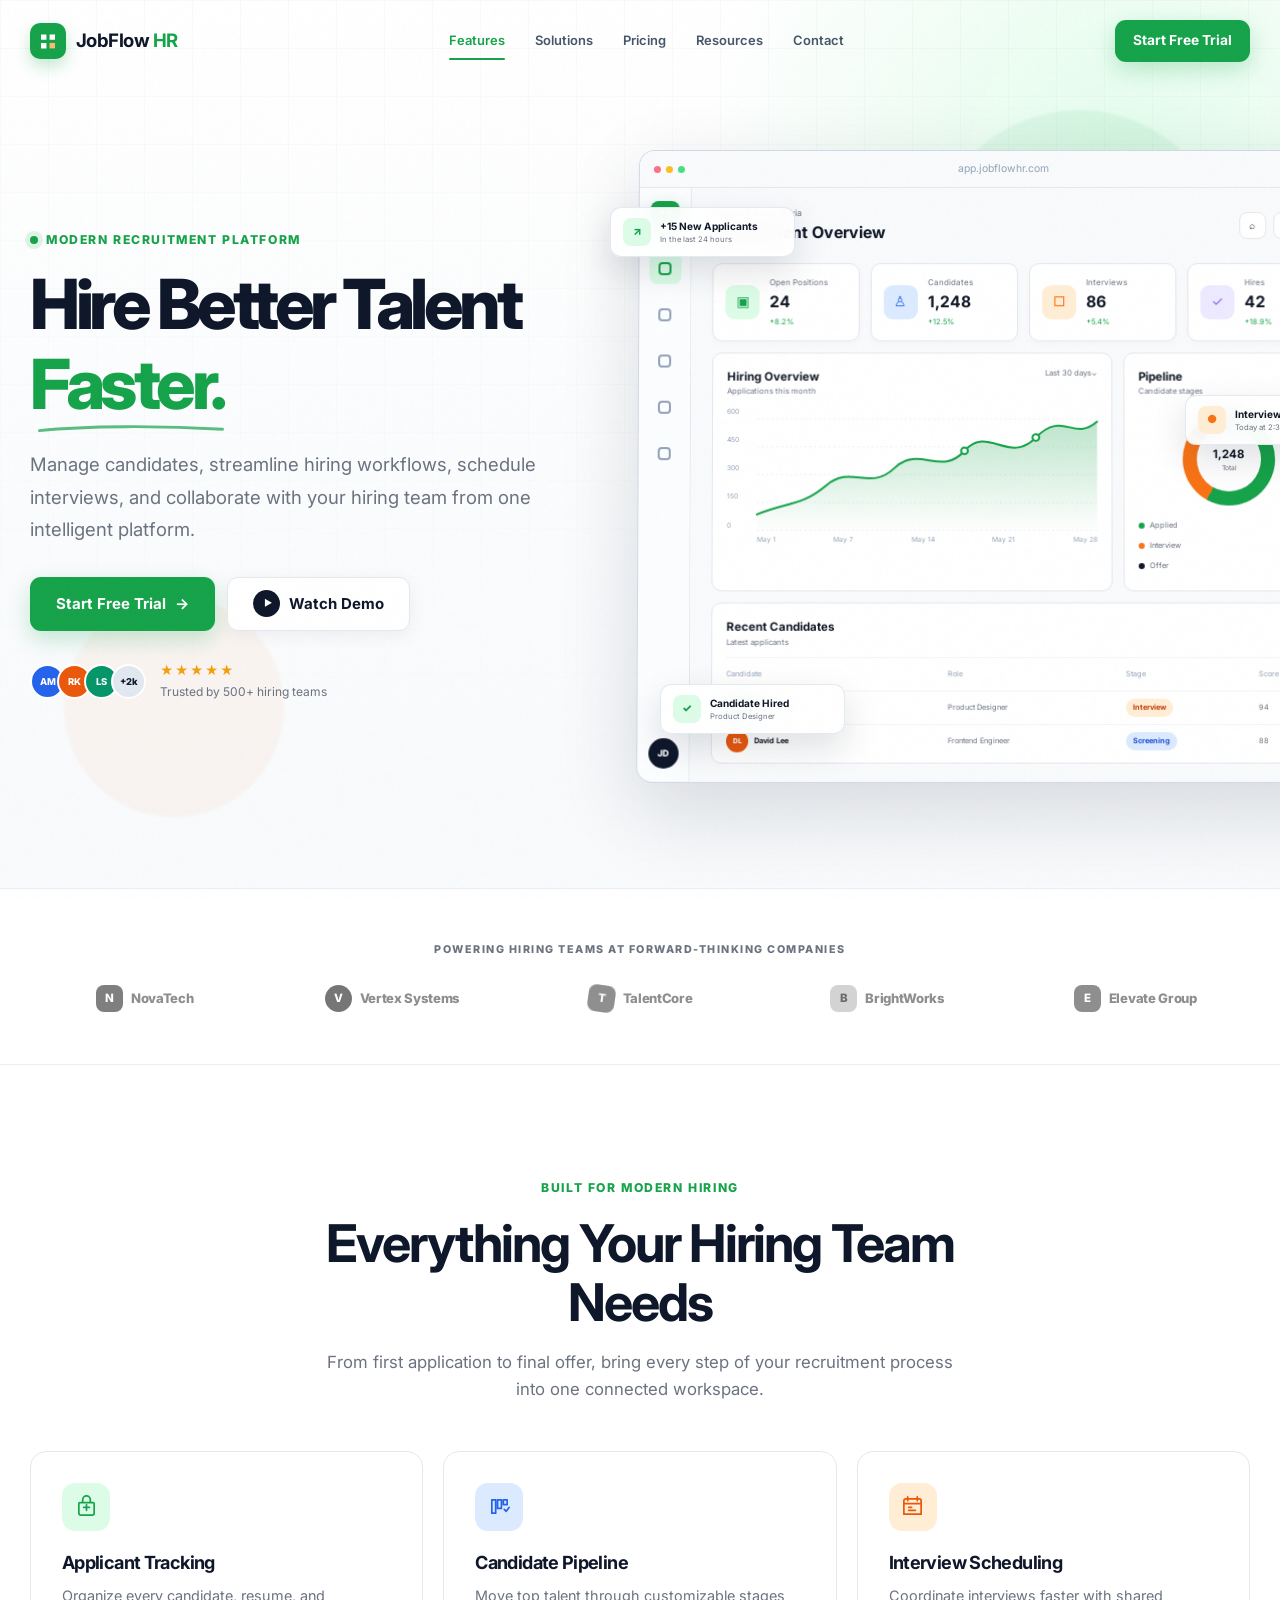
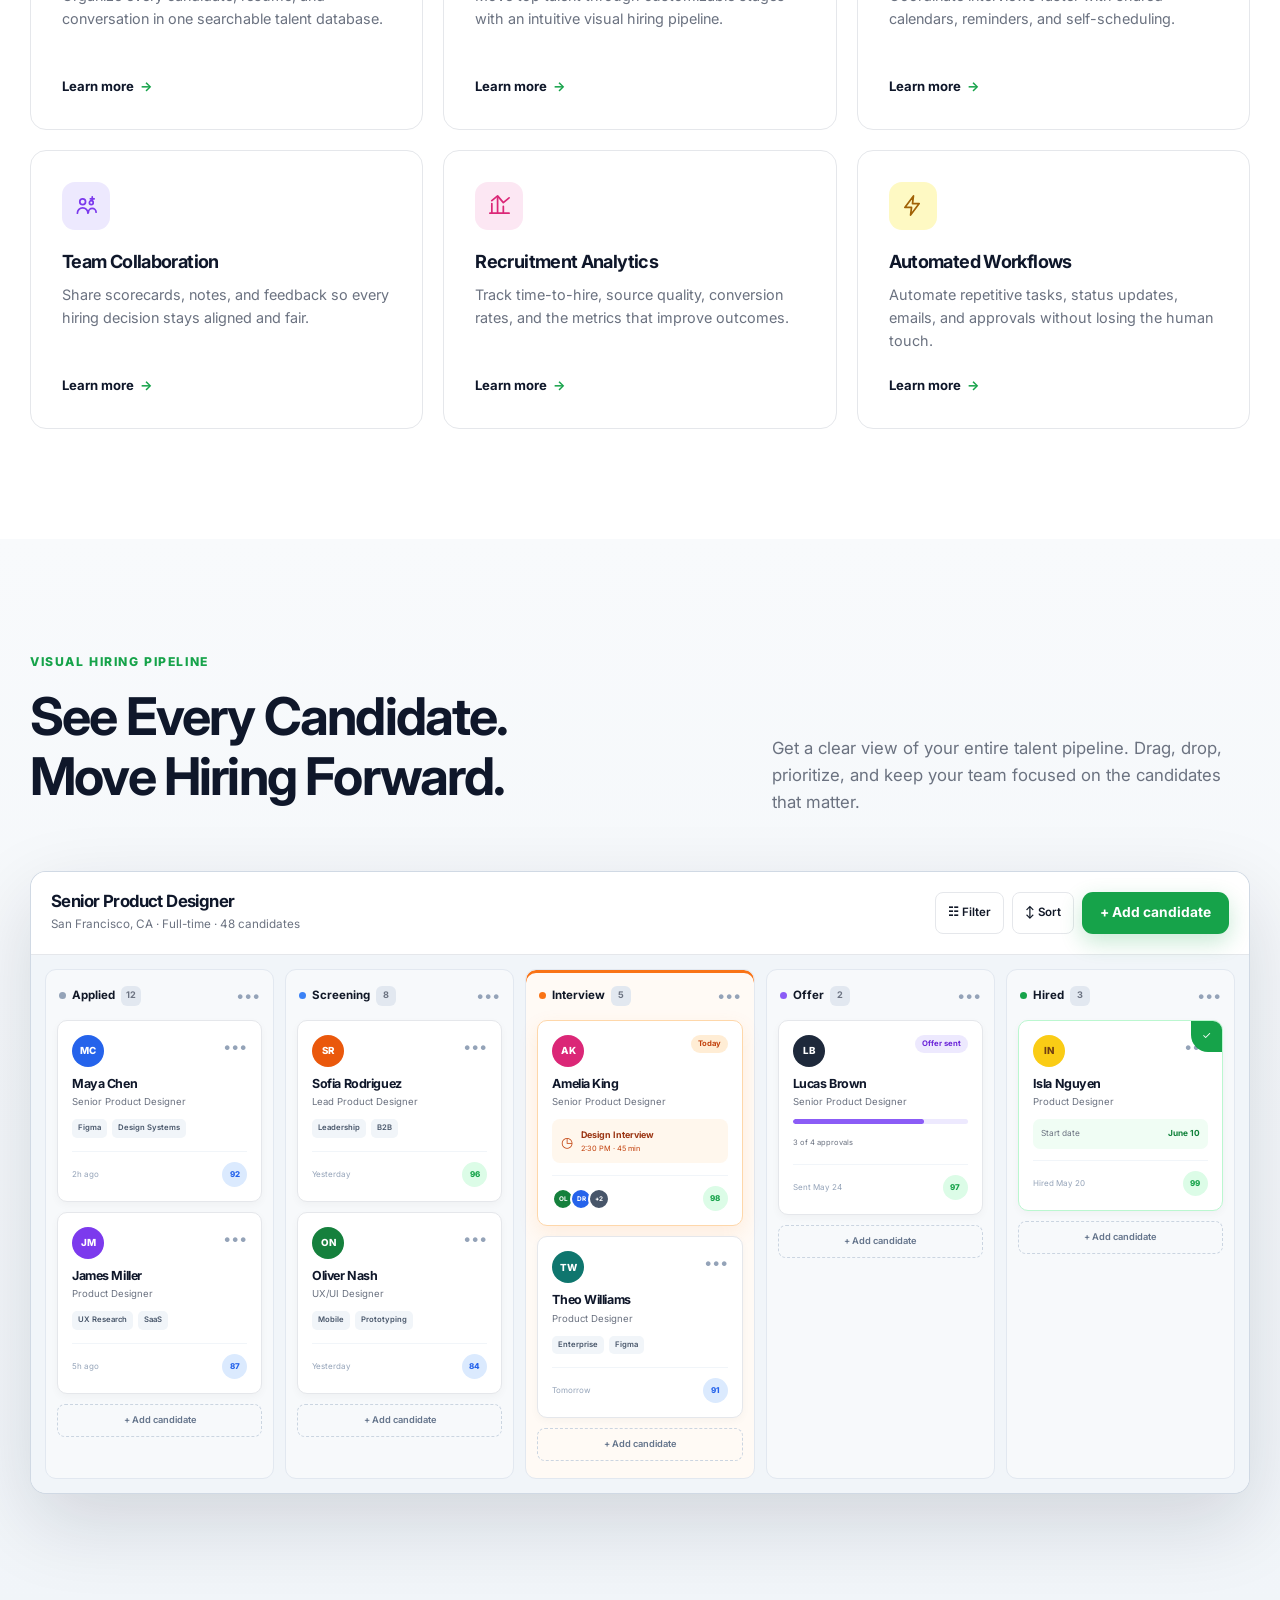
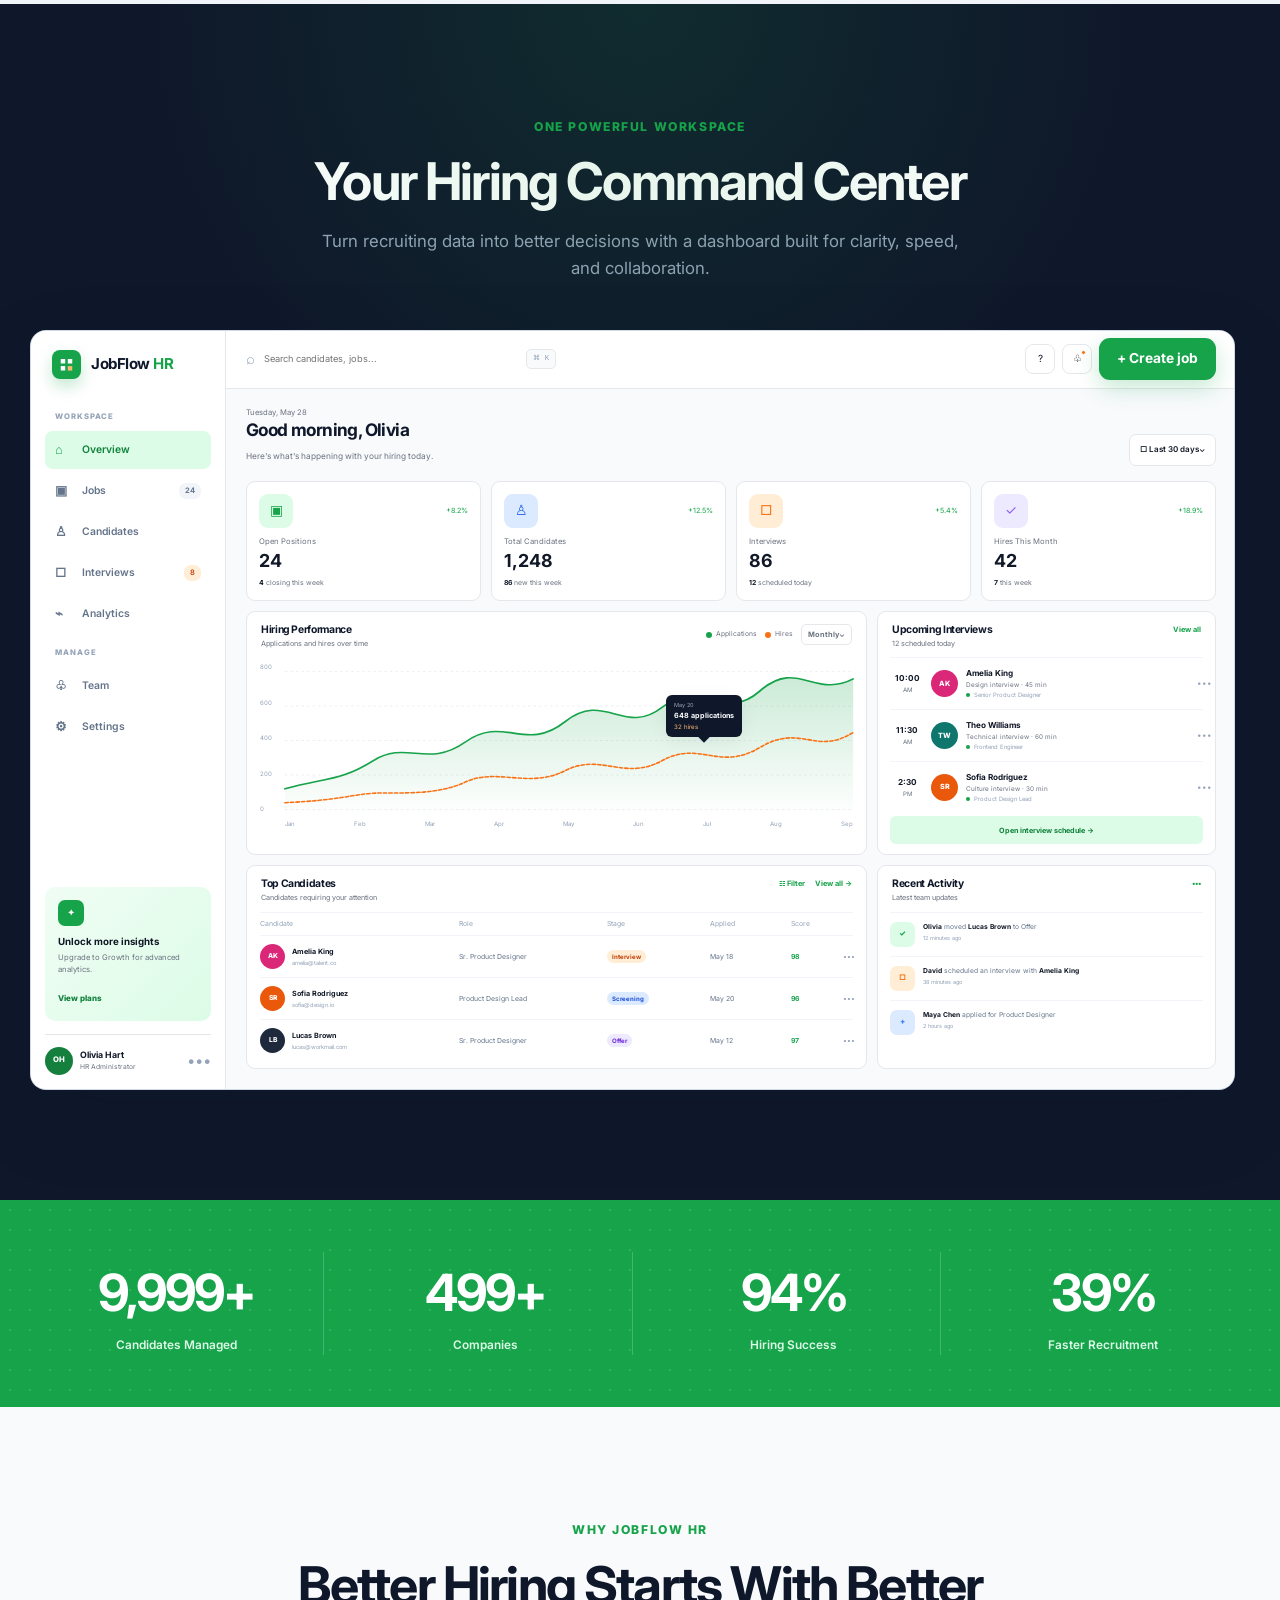
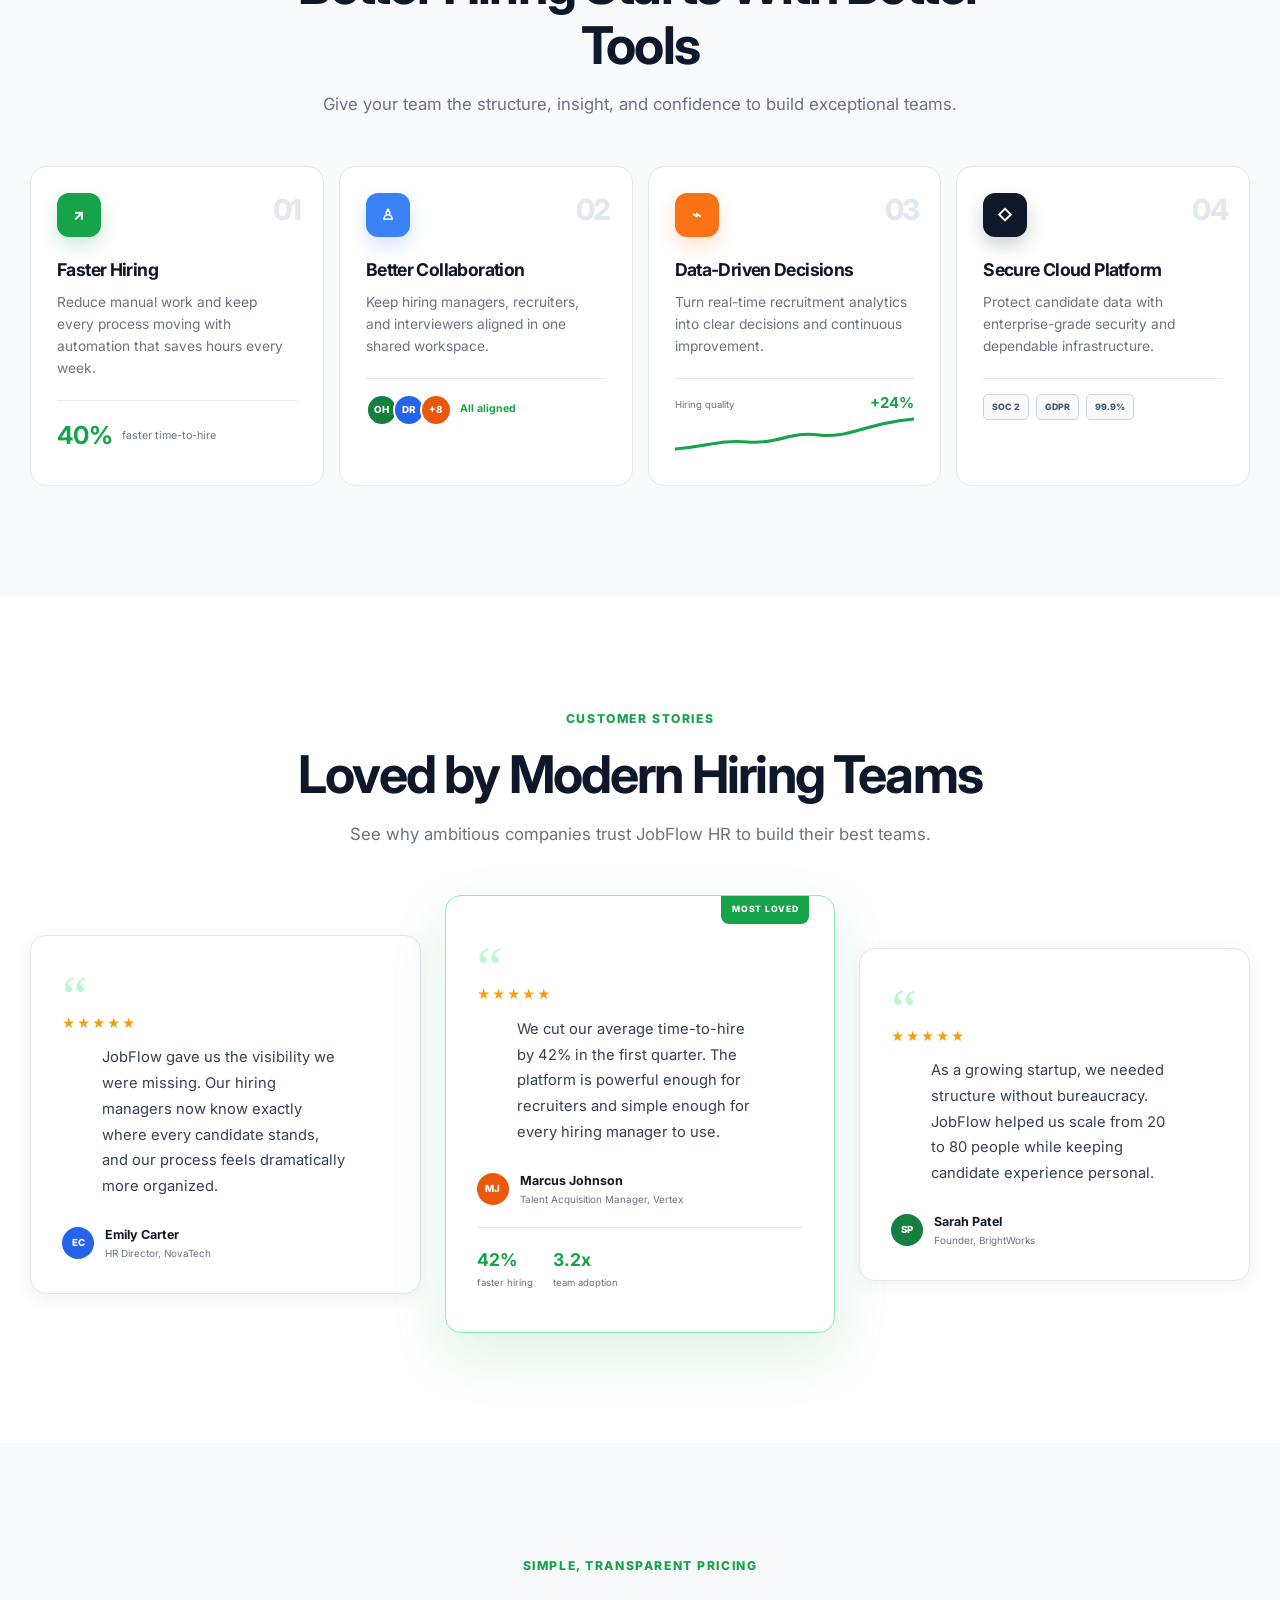
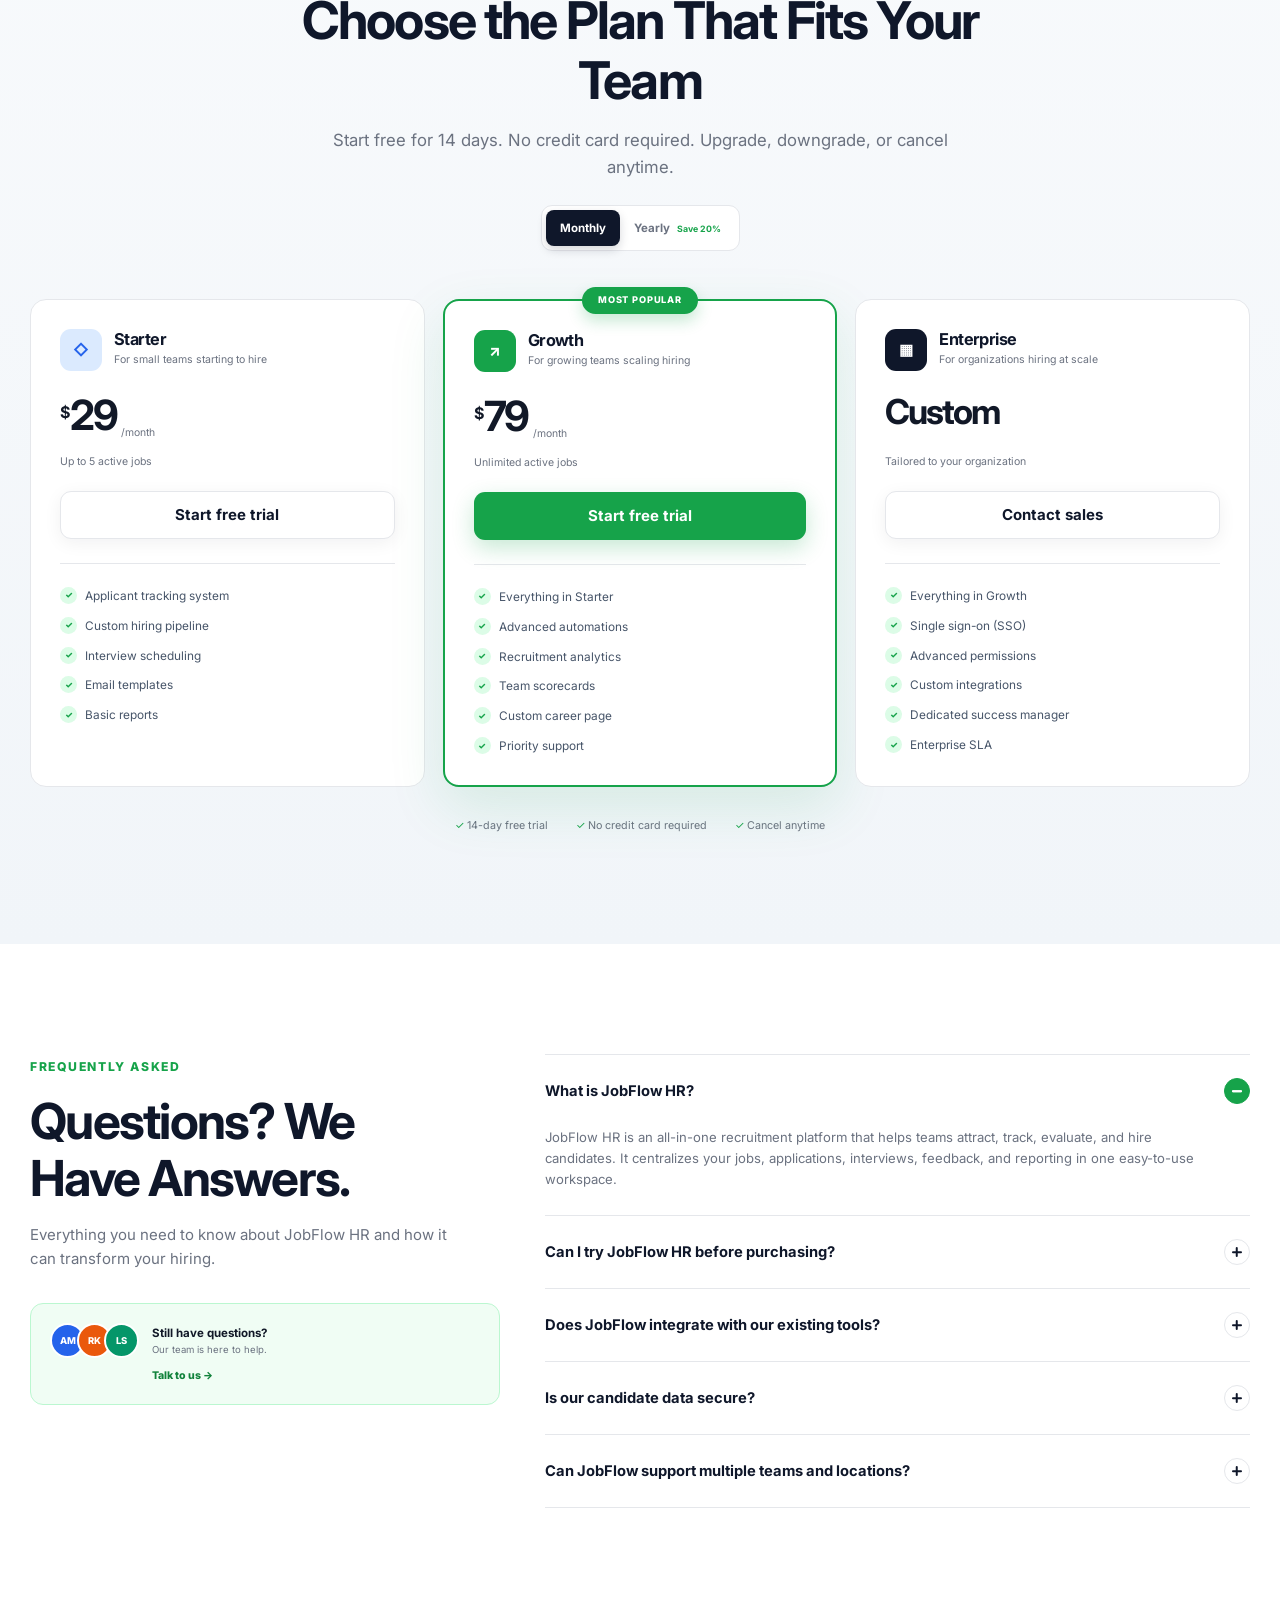
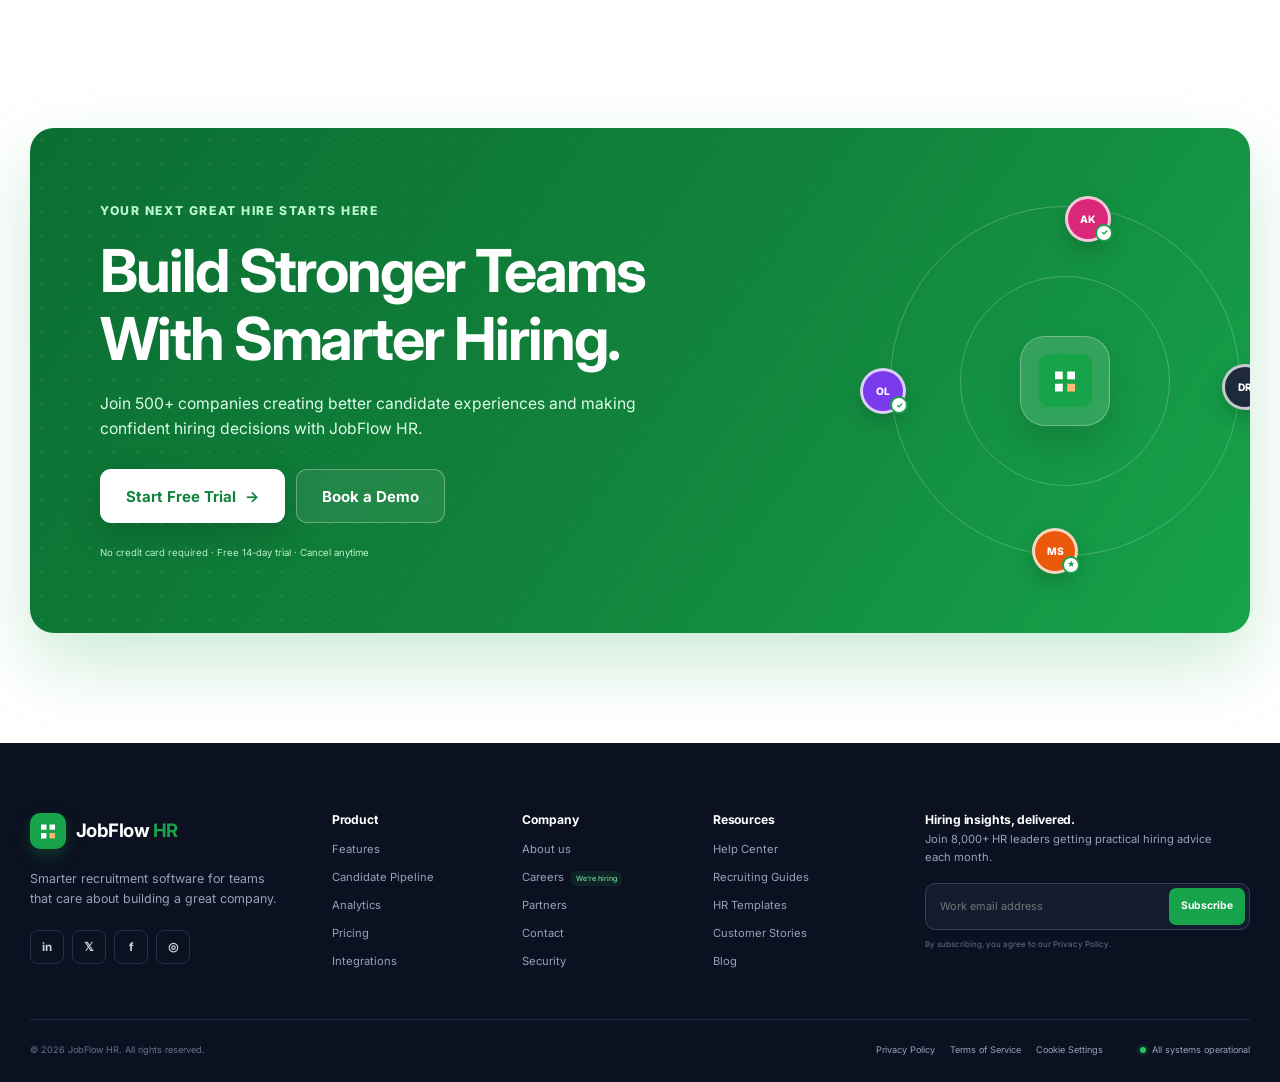
<file: projects/JobFlow HR/index.html>
<!DOCTYPE html>
<html lang="en">
<head>
  <meta charset="UTF-8">
  <meta name="viewport" content="width=device-width, initial-scale=1.0">
  <meta name="description" content="JobFlow HR is a modern recruitment platform for tracking candidates, coordinating interviews, and hiring stronger teams faster.">
  <title>JobFlow HR | Hire Better Talent Faster</title>
  <link rel="preconnect" href="https://fonts.googleapis.com">
  <link rel="preconnect" href="https://fonts.gstatic.com" crossorigin>
  <link href="https://fonts.googleapis.com/css2?family=Inter:wght@400;500;600;700;800&amp;display=swap" rel="stylesheet">
  <link rel="stylesheet" href="styles.css">
</head>
<body>
  <div class="page-noise" aria-hidden="true"></div>

  <header class="site-header" id="site-header">
    <div class="container header__inner">
      <a class="brand" href="#home" aria-label="JobFlow HR home">
        <span class="brand__mark" aria-hidden="true">
          <svg viewBox="0 0 36 36" role="img"><path d="M9 9.5h7v7H9zM20 9.5h7v7h-7zM9 20.5h7v7H9z"/><path class="brand__mark-accent" d="M20 20.5h7v7h-7z"/></svg>
        </span>
        <span>JobFlow <strong>HR</strong></span>
      </a>

      <nav class="header__nav" id="primary-nav" aria-label="Primary navigation">
        <a class="nav-link active" href="#features">Features</a>
        <a class="nav-link" href="#solutions">Solutions</a>
        <a class="nav-link" href="#pricing">Pricing</a>
        <a class="nav-link" href="#resources">Resources</a>
        <a class="nav-link" href="#contact">Contact</a>
      </nav>

      <div class="header__actions">
        <a class="btn btn--primary btn--small ripple" href="#pricing">Start Free Trial</a>
        <button class="menu-toggle" id="menu-toggle" type="button" aria-label="Open navigation" aria-controls="primary-nav" aria-expanded="false">
          <span></span><span></span><span></span>
        </button>
      </div>
    </div>
  </header>

  <main>
    <section class="hero section" id="home">
      <div class="hero__glow hero__glow--one" aria-hidden="true"></div>
      <div class="hero__glow hero__glow--two" aria-hidden="true"></div>
      <div class="container hero__grid">
        <div class="hero__content reveal">
          <div class="eyebrow"><span class="eyebrow__dot"></span> Modern Recruitment Platform</div>
          <h1>Hire Better Talent <span>Faster.</span></h1>
          <p class="hero__lead">Manage candidates, streamline hiring workflows, schedule interviews, and collaborate with your hiring team from one intelligent platform.</p>
          <div class="hero__actions">
            <a class="btn btn--primary btn--large ripple" href="#pricing">Start Free Trial <span aria-hidden="true">→</span></a>
            <button class="btn btn--secondary btn--large ripple" type="button" data-demo-button>
              <span class="play-icon" aria-hidden="true">▶</span> Watch Demo
            </button>
          </div>
          <div class="hero__proof">
            <div class="avatar-stack" aria-label="Trusted by hiring teams">
              <span>AM</span><span>RK</span><span>LS</span><span>+2k</span>
            </div>
            <div><div class="rating" aria-label="5 out of 5 stars">★★★★★</div><p>Trusted by 500+ hiring teams</p></div>
          </div>
        </div>

        <div class="hero-product reveal reveal--delay" aria-label="JobFlow recruitment dashboard preview">
          <div class="floating-card floating-card--applicants">
            <span class="floating-card__icon floating-card__icon--green">↗</span>
            <span><strong>+15 New Applicants</strong><small>In the last 24 hours</small></span>
          </div>
          <div class="floating-card floating-card--interview">
            <span class="floating-card__icon floating-card__icon--orange">●</span>
            <span><strong>Interview Scheduled</strong><small>Today at 2:30 PM</small></span>
          </div>
          <div class="floating-card floating-card--hired">
            <span class="floating-card__icon floating-card__icon--green">✓</span>
            <span><strong>Candidate Hired</strong><small>Product Designer</small></span>
          </div>

          <div class="mini-dashboard product-window">
            <div class="window-bar">
              <div class="window-dots"><i></i><i></i><i></i></div>
              <span>app.jobflowhr.com</span>
              <div class="window-action">•••</div>
            </div>
            <div class="mini-dashboard__body">
              <aside class="mini-sidebar">
                <div class="mini-brand"><span class="brand__mark brand__mark--small"><svg viewBox="0 0 36 36"><path d="M9 9.5h7v7H9zM20 9.5h7v7h-7zM9 20.5h7v7H9z"/><path class="brand__mark-accent" d="M20 20.5h7v7h-7z"/></svg></span></div>
                <span class="mini-side-link active"><i></i></span><span class="mini-side-link"><i></i></span><span class="mini-side-link"><i></i></span><span class="mini-side-link"><i></i></span><span class="mini-side-link"><i></i></span>
                <div class="mini-user">JD</div>
              </aside>
              <div class="mini-main">
                <div class="mini-topbar"><div><small>Welcome back, Olivia</small><strong>Recruitment Overview</strong></div><div class="mini-topbar__actions"><span>⌕</span><span>♧</span><b>OL</b></div></div>
                <div class="metric-grid">
                  <article class="metric-card"><span class="metric-icon metric-icon--green">▣</span><div><small>Open Positions</small><strong>24</strong><em>+8.2%</em></div></article>
                  <article class="metric-card"><span class="metric-icon metric-icon--blue">♙</span><div><small>Candidates</small><strong>1,248</strong><em>+12.5%</em></div></article>
                  <article class="metric-card"><span class="metric-icon metric-icon--orange">□</span><div><small>Interviews</small><strong>86</strong><em>+5.4%</em></div></article>
                  <article class="metric-card"><span class="metric-icon metric-icon--purple">✓</span><div><small>Hires</small><strong>42</strong><em>+18.9%</em></div></article>
                </div>
                <div class="mini-content-grid">
                  <article class="chart-card">
                    <div class="card-heading"><div><strong>Hiring Overview</strong><small>Applications this month</small></div><span>Last 30 days⌄</span></div>
                    <div class="chart-wrap">
                      <div class="chart-y"><span>600</span><span>450</span><span>300</span><span>150</span><span>0</span></div>
                      <svg class="area-chart" viewBox="0 0 500 190" preserveAspectRatio="none" aria-label="Applications trend chart">
                        <defs><linearGradient id="heroChartFill" x1="0" x2="0" y1="0" y2="1"><stop offset="0" stop-color="#16a34a" stop-opacity=".28"/><stop offset="1" stop-color="#16a34a" stop-opacity="0"/></linearGradient></defs>
                        <path class="chart-grid" d="M0 20H500M0 62H500M0 104H500M0 146H500M0 188H500"/>
                        <path class="chart-area" d="M0 164 C45 145 65 152 102 120 S165 130 202 94 S270 108 305 68 S370 90 410 48 S465 55 500 24 V190 H0Z" fill="url(#heroChartFill)"/>
                        <path class="chart-line" d="M0 164 C45 145 65 152 102 120 S165 130 202 94 S270 108 305 68 S370 90 410 48 S465 55 500 24"/>
                        <circle class="chart-dot" cx="305" cy="68" r="5"/><circle class="chart-dot" cx="410" cy="48" r="5"/>
                      </svg>
                    </div>
                    <div class="chart-labels"><span>May 1</span><span>May 7</span><span>May 14</span><span>May 21</span><span>May 28</span></div>
                  </article>
                  <article class="pipeline-summary">
                    <div class="card-heading"><div><strong>Pipeline</strong><small>Candidate stages</small></div><span>•••</span></div>
                    <div class="donut-wrap"><div class="donut"><span><strong>1,248</strong><small>Total</small></span></div></div>
                    <ul class="pipeline-legend"><li><i class="green"></i>Applied <b>58%</b></li><li><i class="orange"></i>Interview <b>27%</b></li><li><i class="navy"></i>Offer <b>15%</b></li></ul>
                  </article>
                </div>
                <div class="mini-table-card">
                  <div class="card-heading"><div><strong>Recent Candidates</strong><small>Latest applicants</small></div><a href="#pipeline">View all</a></div>
                  <div class="mini-table-row mini-table-head"><span>Candidate</span><span>Role</span><span>Stage</span><span>Score</span></div>
                  <div class="mini-table-row"><span><i class="candidate-avatar avatar--teal">EK</i><b>Emma Knight</b></span><span>Product Designer</span><span><em class="status status--interview">Interview</em></span><span>94</span></div>
                  <div class="mini-table-row"><span><i class="candidate-avatar avatar--orange">DL</i><b>David Lee</b></span><span>Frontend Engineer</span><span><em class="status status--screening">Screening</em></span><span>88</span></div>
                </div>
              </div>
            </div>
          </div>
        </div>
      </div>
    </section>

    <section class="trusted section--compact" aria-label="Trusted companies">
      <div class="container">
        <p class="trusted__label">POWERING HIRING TEAMS AT FORWARD-THINKING COMPANIES</p>
        <div class="logo-cloud">
          <span><i class="logo-symbol logo-symbol--nova">N</i>NovaTech</span>
          <span><i class="logo-symbol logo-symbol--vertex">V</i>Vertex Systems</span>
          <span><i class="logo-symbol logo-symbol--talent">T</i>TalentCore</span>
          <span><i class="logo-symbol logo-symbol--bright">B</i>BrightWorks</span>
          <span><i class="logo-symbol logo-symbol--elevate">E</i>Elevate Group</span>
        </div>
      </div>
    </section>

    <section class="features section" id="features">
      <div class="container">
        <div class="section-heading section-heading--center reveal">
          <div class="eyebrow">BUILT FOR MODERN HIRING</div>
          <h2>Everything Your Hiring Team Needs</h2>
          <p>From first application to final offer, bring every step of your recruitment process into one connected workspace.</p>
        </div>
        <div class="feature-grid">
          <article class="feature-card reveal">
            <div class="feature-icon"><svg viewBox="0 0 24 24"><path d="M8 7V5a4 4 0 0 1 8 0v2M5 8h14a1 1 0 0 1 1 1v10a2 2 0 0 1-2 2H6a2 2 0 0 1-2-2V9a1 1 0 0 1 1-1Z"/><path d="M9 13h6M12 10v6"/></svg></div>
            <h3>Applicant Tracking</h3><p>Organize every candidate, resume, and conversation in one searchable talent database.</p><a href="#dashboard">Learn more <span>→</span></a>
          </article>
          <article class="feature-card reveal reveal--delay-sm">
            <div class="feature-icon feature-icon--blue"><svg viewBox="0 0 24 24"><path d="M4 5h4v14H4zM10 5h4v9h-4zM16 5h4v5h-4z"/><path d="m17 15 2 2 3-4"/></svg></div>
            <h3>Candidate Pipeline</h3><p>Move top talent through customizable stages with an intuitive visual hiring pipeline.</p><a href="#pipeline">Learn more <span>→</span></a>
          </article>
          <article class="feature-card reveal reveal--delay-md">
            <div class="feature-icon feature-icon--orange"><svg viewBox="0 0 24 24"><path d="M5 4h14a2 2 0 0 1 2 2v14H3V6a2 2 0 0 1 2-2Z"/><path d="M7 2v4M17 2v4M3 9h18M8 13h3M8 16h7"/></svg></div>
            <h3>Interview Scheduling</h3><p>Coordinate interviews faster with shared calendars, reminders, and self-scheduling.</p><a href="#dashboard">Learn more <span>→</span></a>
          </article>
          <article class="feature-card reveal">
            <div class="feature-icon feature-icon--purple"><svg viewBox="0 0 24 24"><circle cx="8" cy="8" r="3"/><circle cx="17" cy="9" r="2"/><path d="M2.5 20a5.5 5.5 0 0 1 11 0M14 19a4 4 0 0 1 8 0"/><path d="M18 3v4M16 5h4"/></svg></div>
            <h3>Team Collaboration</h3><p>Share scorecards, notes, and feedback so every hiring decision stays aligned and fair.</p><a href="#solutions">Learn more <span>→</span></a>
          </article>
          <article class="feature-card reveal reveal--delay-sm">
            <div class="feature-icon feature-icon--pink"><svg viewBox="0 0 24 24"><path d="M4 20V10M10 20V4M16 20v-7M22 20H2"/><path d="m4 7 6-5 6 7 6-5"/></svg></div>
            <h3>Recruitment Analytics</h3><p>Track time-to-hire, source quality, conversion rates, and the metrics that improve outcomes.</p><a href="#dashboard">Learn more <span>→</span></a>
          </article>
          <article class="feature-card reveal reveal--delay-md">
            <div class="feature-icon feature-icon--yellow"><svg viewBox="0 0 24 24"><path d="M13 2 4 14h7l-1 8 9-12h-7z"/></svg></div>
            <h3>Automated Workflows</h3><p>Automate repetitive tasks, status updates, emails, and approvals without losing the human touch.</p><a href="#solutions">Learn more <span>→</span></a>
          </article>
        </div>
      </div>
    </section>

    <section class="pipeline-section section" id="pipeline">
      <div class="container">
        <div class="section-heading section-heading--split reveal">
          <div><div class="eyebrow">VISUAL HIRING PIPELINE</div><h2>See Every Candidate.<br>Move Hiring Forward.</h2></div>
          <p>Get a clear view of your entire talent pipeline. Drag, drop, prioritize, and keep your team focused on the candidates that matter.</p>
        </div>
        <div class="kanban-window product-window reveal">
          <div class="kanban-toolbar">
            <div><h3>Senior Product Designer</h3><p>San Francisco, CA · Full-time · 48 candidates</p></div>
            <div class="kanban-toolbar__actions"><button type="button">☷ Filter</button><button type="button">↕ Sort</button><button class="btn btn--primary btn--small ripple" type="button">+ Add candidate</button></div>
          </div>
          <div class="kanban-board">
            <div class="kanban-column" data-stage="applied"><div class="kanban-column__head"><span><i class="stage-dot stage-dot--gray"></i>Applied <b>12</b></span><button>•••</button></div>
              <article class="candidate-card"><div class="candidate-card__top"><span class="candidate-avatar avatar--blue">MC</span><button>•••</button></div><h4>Maya Chen</h4><p>Senior Product Designer</p><div class="candidate-tags"><span>Figma</span><span>Design Systems</span></div><div class="candidate-card__foot"><span>2h ago</span><span class="candidate-score">92</span></div></article>
              <article class="candidate-card"><div class="candidate-card__top"><span class="candidate-avatar avatar--purple">JM</span><button>•••</button></div><h4>James Miller</h4><p>Product Designer</p><div class="candidate-tags"><span>UX Research</span><span>SaaS</span></div><div class="candidate-card__foot"><span>5h ago</span><span class="candidate-score">87</span></div></article>
              <button class="kanban-add" type="button">+ Add candidate</button>
            </div>
            <div class="kanban-column" data-stage="screening"><div class="kanban-column__head"><span><i class="stage-dot stage-dot--blue"></i>Screening <b>8</b></span><button>•••</button></div>
              <article class="candidate-card"><div class="candidate-card__top"><span class="candidate-avatar avatar--orange">SR</span><button>•••</button></div><h4>Sofia Rodriguez</h4><p>Lead Product Designer</p><div class="candidate-tags"><span>Leadership</span><span>B2B</span></div><div class="candidate-card__foot"><span>Yesterday</span><span class="candidate-score candidate-score--high">96</span></div></article>
              <article class="candidate-card"><div class="candidate-card__top"><span class="candidate-avatar avatar--green">ON</span><button>•••</button></div><h4>Oliver Nash</h4><p>UX/UI Designer</p><div class="candidate-tags"><span>Mobile</span><span>Prototyping</span></div><div class="candidate-card__foot"><span>Yesterday</span><span class="candidate-score">84</span></div></article>
              <button class="kanban-add" type="button">+ Add candidate</button>
            </div>
            <div class="kanban-column kanban-column--active" data-stage="interview"><div class="kanban-column__head"><span><i class="stage-dot stage-dot--orange"></i>Interview <b>5</b></span><button>•••</button></div>
              <article class="candidate-card candidate-card--featured"><div class="candidate-card__top"><span class="candidate-avatar avatar--pink">AK</span><span class="live-badge">Today</span></div><h4>Amelia King</h4><p>Senior Product Designer</p><div class="interview-slot"><span>◷</span><div><strong>Design Interview</strong><small>2:30 PM · 45 min</small></div></div><div class="candidate-card__foot"><span class="interviewer-stack"><i>OL</i><i>DR</i><i>+2</i></span><span class="candidate-score candidate-score--high">98</span></div></article>
              <article class="candidate-card"><div class="candidate-card__top"><span class="candidate-avatar avatar--teal">TW</span><button>•••</button></div><h4>Theo Williams</h4><p>Product Designer</p><div class="candidate-tags"><span>Enterprise</span><span>Figma</span></div><div class="candidate-card__foot"><span>Tomorrow</span><span class="candidate-score">91</span></div></article>
              <button class="kanban-add" type="button">+ Add candidate</button>
            </div>
            <div class="kanban-column" data-stage="offer"><div class="kanban-column__head"><span><i class="stage-dot stage-dot--purple"></i>Offer <b>2</b></span><button>•••</button></div>
              <article class="candidate-card"><div class="candidate-card__top"><span class="candidate-avatar avatar--navy">LB</span><span class="offer-badge">Offer sent</span></div><h4>Lucas Brown</h4><p>Senior Product Designer</p><div class="candidate-progress"><span><i style="width:75%"></i></span><small>3 of 4 approvals</small></div><div class="candidate-card__foot"><span>Sent May 24</span><span class="candidate-score candidate-score--high">97</span></div></article>
              <button class="kanban-add" type="button">+ Add candidate</button>
            </div>
            <div class="kanban-column" data-stage="hired"><div class="kanban-column__head"><span><i class="stage-dot stage-dot--green"></i>Hired <b>3</b></span><button>•••</button></div>
              <article class="candidate-card candidate-card--hired"><div class="hired-check">✓</div><div class="candidate-card__top"><span class="candidate-avatar avatar--yellow">IN</span><button>•••</button></div><h4>Isla Nguyen</h4><p>Product Designer</p><div class="start-date"><span>Start date</span><strong>June 10</strong></div><div class="candidate-card__foot"><span>Hired May 20</span><span class="candidate-score candidate-score--high">99</span></div></article>
              <button class="kanban-add" type="button">+ Add candidate</button>
            </div>
          </div>
        </div>
      </div>
    </section>

    <section class="dashboard-section section" id="dashboard">
      <div class="container">
        <div class="section-heading section-heading--center reveal"><div class="eyebrow">ONE POWERFUL WORKSPACE</div><h2>Your Hiring Command Center</h2><p>Turn recruiting data into better decisions with a dashboard built for clarity, speed, and collaboration.</p></div>
        <div class="dashboard-shell product-window reveal">
          <aside class="dashboard-sidebar">
            <a class="brand dashboard-brand" href="#home"><span class="brand__mark brand__mark--small"><svg viewBox="0 0 36 36"><path d="M9 9.5h7v7H9zM20 9.5h7v7h-7zM9 20.5h7v7H9z"/><path class="brand__mark-accent" d="M20 20.5h7v7h-7z"/></svg></span><span>JobFlow <strong>HR</strong></span></a>
            <nav class="dashboard-nav"><small>WORKSPACE</small><button class="active" data-dashboard-tab="overview"><span>⌂</span>Overview</button><button data-dashboard-tab="jobs"><span>▣</span>Jobs <b>24</b></button><button data-dashboard-tab="candidates"><span>♙</span>Candidates</button><button data-dashboard-tab="interviews"><span>□</span>Interviews <i>8</i></button><button data-dashboard-tab="analytics"><span>⌁</span>Analytics</button><small>MANAGE</small><button><span>♧</span>Team</button><button><span>⚙</span>Settings</button></nav>
            <div class="upgrade-card"><span>✦</span><strong>Unlock more insights</strong><p>Upgrade to Growth for advanced analytics.</p><button type="button">View plans</button></div>
            <div class="dashboard-user"><span class="candidate-avatar avatar--green">OH</span><div><strong>Olivia Hart</strong><small>HR Administrator</small></div><button>•••</button></div>
          </aside>
          <div class="dashboard-app">
            <header class="dashboard-topbar"><button class="dashboard-menu" type="button">☰</button><label class="dashboard-search"><span>⌕</span><input type="search" placeholder="Search candidates, jobs..." aria-label="Search dashboard"><kbd>⌘ K</kbd></label><div class="dashboard-topbar__right"><button title="Help">?</button><button class="notification-button" title="Notifications">♧<i></i></button><button class="btn btn--primary btn--small ripple" type="button">+ Create job</button></div></header>
            <div class="dashboard-view" id="dashboard-view">
              <div class="dashboard-welcome"><div><p>Tuesday, May 28</p><h3>Good morning, Olivia</h3><span>Here's what's happening with your hiring today.</span></div><button class="date-filter" type="button">□ Last 30 days⌄</button></div>
              <div class="dashboard-metrics">
                <article><div><span class="metric-icon metric-icon--green">▣</span><em>+8.2%</em></div><small>Open Positions</small><strong data-count="24">24</strong><p><b>4</b> closing this week</p></article>
                <article><div><span class="metric-icon metric-icon--blue">♙</span><em>+12.5%</em></div><small>Total Candidates</small><strong data-count="1248">1,248</strong><p><b>86</b> new this week</p></article>
                <article><div><span class="metric-icon metric-icon--orange">□</span><em>+5.4%</em></div><small>Interviews</small><strong data-count="86">86</strong><p><b>12</b> scheduled today</p></article>
                <article><div><span class="metric-icon metric-icon--purple">✓</span><em>+18.9%</em></div><small>Hires This Month</small><strong data-count="42">42</strong><p><b>7</b> this week</p></article>
              </div>
              <div class="dashboard-grid dashboard-grid--top">
                <article class="dashboard-card hiring-chart-card"><div class="dashboard-card__head"><div><h4>Hiring Performance</h4><p>Applications and hires over time</p></div><div class="chart-legend-inline"><span><i></i>Applications</span><span><i></i>Hires</span><button>Monthly⌄</button></div></div><div class="large-chart"><div class="large-chart__axis"><span>800</span><span>600</span><span>400</span><span>200</span><span>0</span></div><svg viewBox="0 0 720 250" preserveAspectRatio="none"><defs><linearGradient id="mainArea" x1="0" y1="0" x2="0" y2="1"><stop offset="0" stop-color="#16a34a" stop-opacity=".22"/><stop offset="1" stop-color="#16a34a" stop-opacity="0"/></linearGradient></defs><path class="chart-grid" d="M0 15H720M0 70H720M0 125H720M0 180H720M0 235H720"/><path class="chart-area" d="M0 202 C52 184 70 190 112 157 S181 170 229 127 S305 145 355 95 S430 119 478 72 S555 98 602 46 S671 59 720 27 V245H0Z" fill="url(#mainArea)"/><path class="chart-line" d="M0 202 C52 184 70 190 112 157 S181 170 229 127 S305 145 355 95 S430 119 478 72 S555 98 602 46 S671 59 720 27"/><path class="chart-line chart-line--orange" d="M0 224 C70 220 84 211 112 209 S190 214 229 191 S310 202 355 173 S430 190 478 157 S550 175 602 136 S673 150 720 112"/></svg><div class="chart-tooltip"><small>May 20</small><strong>648 applications</strong><span>32 hires</span></div><div class="large-chart__labels"><span>Jan</span><span>Feb</span><span>Mar</span><span>Apr</span><span>May</span><span>Jun</span><span>Jul</span><span>Aug</span><span>Sep</span></div></div></article>
                <article class="dashboard-card interview-card"><div class="dashboard-card__head"><div><h4>Upcoming Interviews</h4><p>12 scheduled today</p></div><button>View all</button></div><div class="interview-list"><div class="interview-item"><div class="interview-time"><strong>10:00</strong><span>AM</span></div><span class="candidate-avatar avatar--pink">AK</span><div><strong>Amelia King</strong><p>Design interview · 45 min</p><small><i></i>Senior Product Designer</small></div><button>•••</button></div><div class="interview-item"><div class="interview-time"><strong>11:30</strong><span>AM</span></div><span class="candidate-avatar avatar--teal">TW</span><div><strong>Theo Williams</strong><p>Technical interview · 60 min</p><small><i></i>Frontend Engineer</small></div><button>•••</button></div><div class="interview-item"><div class="interview-time"><strong>2:30</strong><span>PM</span></div><span class="candidate-avatar avatar--orange">SR</span><div><strong>Sofia Rodriguez</strong><p>Culture interview · 30 min</p><small><i></i>Product Design Lead</small></div><button>•••</button></div></div><button class="full-schedule" type="button">Open interview schedule →</button></article>
              </div>
              <div class="dashboard-grid dashboard-grid--bottom">
                <article class="dashboard-card candidate-table-card"><div class="dashboard-card__head"><div><h4>Top Candidates</h4><p>Candidates requiring your attention</p></div><div><button>☷ Filter</button><button>View all →</button></div></div><div class="candidate-table"><div class="candidate-table__row candidate-table__head"><span>Candidate</span><span>Role</span><span>Stage</span><span>Applied</span><span>Score</span><span></span></div><div class="candidate-table__row"><span><i class="candidate-avatar avatar--pink">AK</i><b>Amelia King<small>amelia@talent.co</small></b></span><span>Sr. Product Designer</span><span><em class="status status--interview">Interview</em></span><span>May 18</span><span><strong class="table-score">98</strong></span><button>•••</button></div><div class="candidate-table__row"><span><i class="candidate-avatar avatar--orange">SR</i><b>Sofia Rodriguez<small>sofia@design.io</small></b></span><span>Product Design Lead</span><span><em class="status status--screening">Screening</em></span><span>May 20</span><span><strong class="table-score">96</strong></span><button>•••</button></div><div class="candidate-table__row"><span><i class="candidate-avatar avatar--navy">LB</i><b>Lucas Brown<small>lucas@workmail.com</small></b></span><span>Sr. Product Designer</span><span><em class="status status--offer">Offer</em></span><span>May 12</span><span><strong class="table-score">97</strong></span><button>•••</button></div></div></article>
                <article class="dashboard-card activity-card"><div class="dashboard-card__head"><div><h4>Recent Activity</h4><p>Latest team updates</p></div><button>•••</button></div><div class="activity-list"><div><span class="activity-icon activity-icon--green">✓</span><p><strong>Olivia</strong> moved <b>Lucas Brown</b> to Offer<small>12 minutes ago</small></p></div><div><span class="activity-icon activity-icon--orange">□</span><p><strong>David</strong> scheduled an interview with <b>Amelia King</b><small>38 minutes ago</small></p></div><div><span class="activity-icon activity-icon--blue">+</span><p><strong>Maya Chen</strong> applied for Product Designer<small>2 hours ago</small></p></div></div></article>
              </div>
            </div>
          </div>
        </div>
      </div>
    </section>

    <section class="stats-section section--compact" aria-label="JobFlow statistics">
      <div class="container stats-grid">
        <div class="stat reveal"><strong><span class="counter" data-target="10000">0</span>+</strong><p>Candidates Managed</p></div>
        <div class="stat reveal reveal--delay-sm"><strong><span class="counter" data-target="500">0</span>+</strong><p>Companies</p></div>
        <div class="stat reveal reveal--delay-md"><strong><span class="counter" data-target="95">0</span>%</strong><p>Hiring Success</p></div>
        <div class="stat reveal reveal--delay-lg"><strong><span class="counter" data-target="40">0</span>%</strong><p>Faster Recruitment</p></div>
      </div>
    </section>

    <section class="why-section section" id="solutions">
      <div class="container">
        <div class="section-heading section-heading--center reveal"><div class="eyebrow">WHY JOBFLOW HR</div><h2>Better Hiring Starts With Better Tools</h2><p>Give your team the structure, insight, and confidence to build exceptional teams.</p></div>
        <div class="why-grid">
          <article class="why-card reveal"><span class="why-number">01</span><div class="why-icon">↗</div><h3>Faster Hiring</h3><p>Reduce manual work and keep every process moving with automation that saves hours every week.</p><div class="why-metric"><strong>40%</strong><span>faster time-to-hire</span></div></article>
          <article class="why-card reveal reveal--delay-sm"><span class="why-number">02</span><div class="why-icon why-icon--blue">♙</div><h3>Better Collaboration</h3><p>Keep hiring managers, recruiters, and interviewers aligned in one shared workspace.</p><div class="collaboration-visual"><span class="candidate-avatar avatar--green">OH</span><span class="candidate-avatar avatar--blue">DR</span><span class="candidate-avatar avatar--orange">+8</span><i>All aligned</i></div></article>
          <article class="why-card reveal reveal--delay-md"><span class="why-number">03</span><div class="why-icon why-icon--orange">⌁</div><h3>Data-Driven Decisions</h3><p>Turn real-time recruitment analytics into clear decisions and continuous improvement.</p><div class="spark-visual"><span>Hiring quality</span><strong>+24%</strong><svg viewBox="0 0 180 40" preserveAspectRatio="none"><path d="M0 34 C28 31 31 25 55 27 S86 16 108 20 S143 8 180 4"/></svg></div></article>
          <article class="why-card reveal reveal--delay-lg"><span class="why-number">04</span><div class="why-icon why-icon--navy">◇</div><h3>Secure Cloud Platform</h3><p>Protect candidate data with enterprise-grade security and dependable infrastructure.</p><div class="security-badges"><span>SOC 2</span><span>GDPR</span><span>99.9%</span></div></article>
        </div>
      </div>
    </section>

    <section class="testimonials section" id="resources">
      <div class="container">
        <div class="section-heading section-heading--center reveal"><div class="eyebrow">CUSTOMER STORIES</div><h2>Loved by Modern Hiring Teams</h2><p>See why ambitious companies trust JobFlow HR to build their best teams.</p></div>
        <div class="testimonial-grid">
          <article class="testimonial-card reveal"><div class="quote-mark">“</div><div class="rating">★★★★★</div><blockquote>JobFlow gave us the visibility we were missing. Our hiring managers now know exactly where every candidate stands, and our process feels dramatically more organized.</blockquote><div class="testimonial-author"><span class="candidate-avatar avatar--blue">EC</span><div><strong>Emily Carter</strong><p>HR Director, NovaTech</p></div></div></article>
          <article class="testimonial-card testimonial-card--featured reveal reveal--delay-sm"><div class="featured-label">MOST LOVED</div><div class="quote-mark">“</div><div class="rating">★★★★★</div><blockquote>We cut our average time-to-hire by 42% in the first quarter. The platform is powerful enough for recruiters and simple enough for every hiring manager to use.</blockquote><div class="testimonial-author"><span class="candidate-avatar avatar--orange">MJ</span><div><strong>Marcus Johnson</strong><p>Talent Acquisition Manager, Vertex</p></div></div><div class="testimonial-result"><span><strong>42%</strong> faster hiring</span><span><strong>3.2x</strong> team adoption</span></div></article>
          <article class="testimonial-card reveal reveal--delay-md"><div class="quote-mark">“</div><div class="rating">★★★★★</div><blockquote>As a growing startup, we needed structure without bureaucracy. JobFlow helped us scale from 20 to 80 people while keeping candidate experience personal.</blockquote><div class="testimonial-author"><span class="candidate-avatar avatar--green">SP</span><div><strong>Sarah Patel</strong><p>Founder, BrightWorks</p></div></div></article>
        </div>
      </div>
    </section>

    <section class="pricing section" id="pricing">
      <div class="container">
        <div class="section-heading section-heading--center reveal"><div class="eyebrow">SIMPLE, TRANSPARENT PRICING</div><h2>Choose the Plan That Fits Your Team</h2><p>Start free for 14 days. No credit card required. Upgrade, downgrade, or cancel anytime.</p><div class="billing-toggle" role="group" aria-label="Billing period"><button class="active" type="button" data-billing="monthly">Monthly</button><button type="button" data-billing="annual">Yearly <span>Save 20%</span></button></div></div>
        <div class="pricing-grid">
          <article class="price-card reveal"><div class="price-card__top"><span class="plan-icon plan-icon--starter">◇</span><div><h3>Starter</h3><p>For small teams starting to hire</p></div></div><div class="price"><span>$</span><strong data-monthly="29" data-annual="23">29</strong><small>/month</small></div><p class="price-note">Up to 5 active jobs</p><a class="btn btn--secondary btn--block ripple" href="#contact">Start free trial</a><ul><li>Applicant tracking system</li><li>Custom hiring pipeline</li><li>Interview scheduling</li><li>Email templates</li><li>Basic reports</li></ul></article>
          <article class="price-card price-card--featured reveal reveal--delay-sm"><div class="popular-badge">MOST POPULAR</div><div class="price-card__top"><span class="plan-icon plan-icon--growth">↗</span><div><h3>Growth</h3><p>For growing teams scaling hiring</p></div></div><div class="price"><span>$</span><strong data-monthly="79" data-annual="63">79</strong><small>/month</small></div><p class="price-note">Unlimited active jobs</p><a class="btn btn--primary btn--block ripple" href="#contact">Start free trial</a><ul><li>Everything in Starter</li><li>Advanced automations</li><li>Recruitment analytics</li><li>Team scorecards</li><li>Custom career page</li><li>Priority support</li></ul></article>
          <article class="price-card reveal reveal--delay-md"><div class="price-card__top"><span class="plan-icon plan-icon--enterprise">▦</span><div><h3>Enterprise</h3><p>For organizations hiring at scale</p></div></div><div class="price price--custom"><strong>Custom</strong></div><p class="price-note">Tailored to your organization</p><a class="btn btn--secondary btn--block ripple" href="#contact">Contact sales</a><ul><li>Everything in Growth</li><li>Single sign-on (SSO)</li><li>Advanced permissions</li><li>Custom integrations</li><li>Dedicated success manager</li><li>Enterprise SLA</li></ul></article>
        </div>
        <div class="pricing-trust"><span>✓ 14-day free trial</span><span>✓ No credit card required</span><span>✓ Cancel anytime</span></div>
      </div>
    </section>

    <section class="faq section" aria-labelledby="faq-title">
      <div class="container faq__grid">
        <div class="faq__intro reveal"><div class="eyebrow">FREQUENTLY ASKED</div><h2 id="faq-title">Questions? We Have Answers.</h2><p>Everything you need to know about JobFlow HR and how it can transform your hiring.</p><div class="faq-support"><div class="avatar-stack"><span>AM</span><span>RK</span><span>LS</span></div><div><strong>Still have questions?</strong><p>Our team is here to help.</p></div><a href="#contact">Talk to us →</a></div></div>
        <div class="accordion reveal reveal--delay-sm">
          <article class="accordion-item active"><button class="accordion-trigger" type="button" aria-expanded="true"><span>What is JobFlow HR?</span><i></i></button><div class="accordion-panel"><p>JobFlow HR is an all-in-one recruitment platform that helps teams attract, track, evaluate, and hire candidates. It centralizes your jobs, applications, interviews, feedback, and reporting in one easy-to-use workspace.</p></div></article>
          <article class="accordion-item"><button class="accordion-trigger" type="button" aria-expanded="false"><span>Can I try JobFlow HR before purchasing?</span><i></i></button><div class="accordion-panel"><p>Yes. Every plan includes a 14-day free trial with no credit card required, so your team can test the complete workflow before choosing a subscription.</p></div></article>
          <article class="accordion-item"><button class="accordion-trigger" type="button" aria-expanded="false"><span>Does JobFlow integrate with our existing tools?</span><i></i></button><div class="accordion-panel"><p>JobFlow connects with popular calendars, email providers, job boards, collaboration tools, and HR systems. Enterprise customers can also request custom integrations.</p></div></article>
          <article class="accordion-item"><button class="accordion-trigger" type="button" aria-expanded="false"><span>Is our candidate data secure?</span><i></i></button><div class="accordion-panel"><p>Yes. We use encryption in transit and at rest, role-based permissions, routine security reviews, and infrastructure designed to support GDPR and SOC 2 requirements.</p></div></article>
          <article class="accordion-item"><button class="accordion-trigger" type="button" aria-expanded="false"><span>Can JobFlow support multiple teams and locations?</span><i></i></button><div class="accordion-panel"><p>Absolutely. You can organize hiring by department, office, region, or business unit while maintaining consistent workflows, permissions, and reporting across your organization.</p></div></article>
        </div>
      </div>
    </section>

    <section class="final-cta section" id="contact">
      <div class="container final-cta__inner reveal">
        <div class="final-cta__pattern" aria-hidden="true"></div>
        <div class="final-cta__content"><div class="eyebrow eyebrow--light">YOUR NEXT GREAT HIRE STARTS HERE</div><h2>Build Stronger Teams With Smarter Hiring.</h2><p>Join 500+ companies creating better candidate experiences and making confident hiring decisions with JobFlow HR.</p><div class="final-cta__actions"><a class="btn btn--white btn--large ripple" href="#pricing">Start Free Trial <span>→</span></a><button class="btn btn--ghost-light btn--large ripple" type="button" data-demo-button>Book a Demo</button></div><small>No credit card required · Free 14-day trial · Cancel anytime</small></div>
        <div class="final-cta__visual" aria-hidden="true"><div class="orbit orbit--one"></div><div class="orbit orbit--two"></div><div class="cta-center-logo"><span class="brand__mark"><svg viewBox="0 0 36 36"><path d="M9 9.5h7v7H9zM20 9.5h7v7h-7zM9 20.5h7v7H9z"/><path class="brand__mark-accent" d="M20 20.5h7v7h-7z"/></svg></span></div><span class="orbit-person orbit-person--one">AK<i>✓</i></span><span class="orbit-person orbit-person--two">DR<i>+</i></span><span class="orbit-person orbit-person--three">MS<i>★</i></span><span class="orbit-person orbit-person--four">OL<i>✓</i></span></div>
      </div>
    </section>
  </main>

  <footer class="site-footer">
    <div class="container footer__grid">
      <div class="footer__brand"><a class="brand brand--light" href="#home"><span class="brand__mark"><svg viewBox="0 0 36 36"><path d="M9 9.5h7v7H9zM20 9.5h7v7h-7zM9 20.5h7v7H9z"/><path class="brand__mark-accent" d="M20 20.5h7v7h-7z"/></svg></span><span>JobFlow <strong>HR</strong></span></a><p>Smarter recruitment software for teams that care about building a great company.</p><div class="social-links"><a href="#" aria-label="LinkedIn">in</a><a href="#" aria-label="X">𝕏</a><a href="#" aria-label="Facebook">f</a><a href="#" aria-label="Instagram">◎</a></div></div>
      <div class="footer__links"><div><h3>Product</h3><a href="#features">Features</a><a href="#pipeline">Candidate Pipeline</a><a href="#dashboard">Analytics</a><a href="#pricing">Pricing</a><a href="#">Integrations</a></div><div><h3>Company</h3><a href="#">About us</a><a href="#">Careers <span>We're hiring</span></a><a href="#">Partners</a><a href="#">Contact</a><a href="#">Security</a></div><div><h3>Resources</h3><a href="#">Help Center</a><a href="#">Recruiting Guides</a><a href="#">HR Templates</a><a href="#">Customer Stories</a><a href="#">Blog</a></div></div>
      <div class="footer__newsletter"><h3>Hiring insights, delivered.</h3><p>Join 8,000+ HR leaders getting practical hiring advice each month.</p><form id="newsletter-form"><label><input type="email" placeholder="Work email address" required aria-label="Work email address"><button class="ripple" type="submit">Subscribe</button></label><small>By subscribing, you agree to our Privacy Policy.</small></form></div>
    </div>
    <div class="container footer__bottom"><p>© 2026 JobFlow HR. All rights reserved.</p><div><a href="#">Privacy Policy</a><a href="#">Terms of Service</a><a href="#">Cookie Settings</a></div><span><i></i> All systems operational</span></div>
  </footer>

  <div class="demo-modal" id="demo-modal" aria-hidden="true" role="dialog" aria-modal="true" aria-labelledby="demo-title">
    <div class="demo-modal__backdrop" data-close-modal></div>
    <div class="demo-modal__dialog"><button class="demo-modal__close" type="button" data-close-modal aria-label="Close demo">×</button><div class="demo-modal__icon">▶</div><h2 id="demo-title">See JobFlow HR in action</h2><p>Explore how your team can organize candidates, automate workflows, and hire faster.</p><form id="demo-form"><label>Work email<input type="email" placeholder="you@company.com" required></label><label>Company size<select required><option value="">Select team size</option><option>1–20</option><option>21–100</option><option>101–500</option><option>500+</option></select></label><button class="btn btn--primary btn--block ripple" type="submit">Book my demo</button></form></div>
  </div>

  <div class="toast" id="toast" role="status" aria-live="polite"><span>✓</span><p><strong>You're all set!</strong><small>We'll be in touch shortly.</small></p></div>
  <script src="script.js"></script>
</body>
</html>
</file>
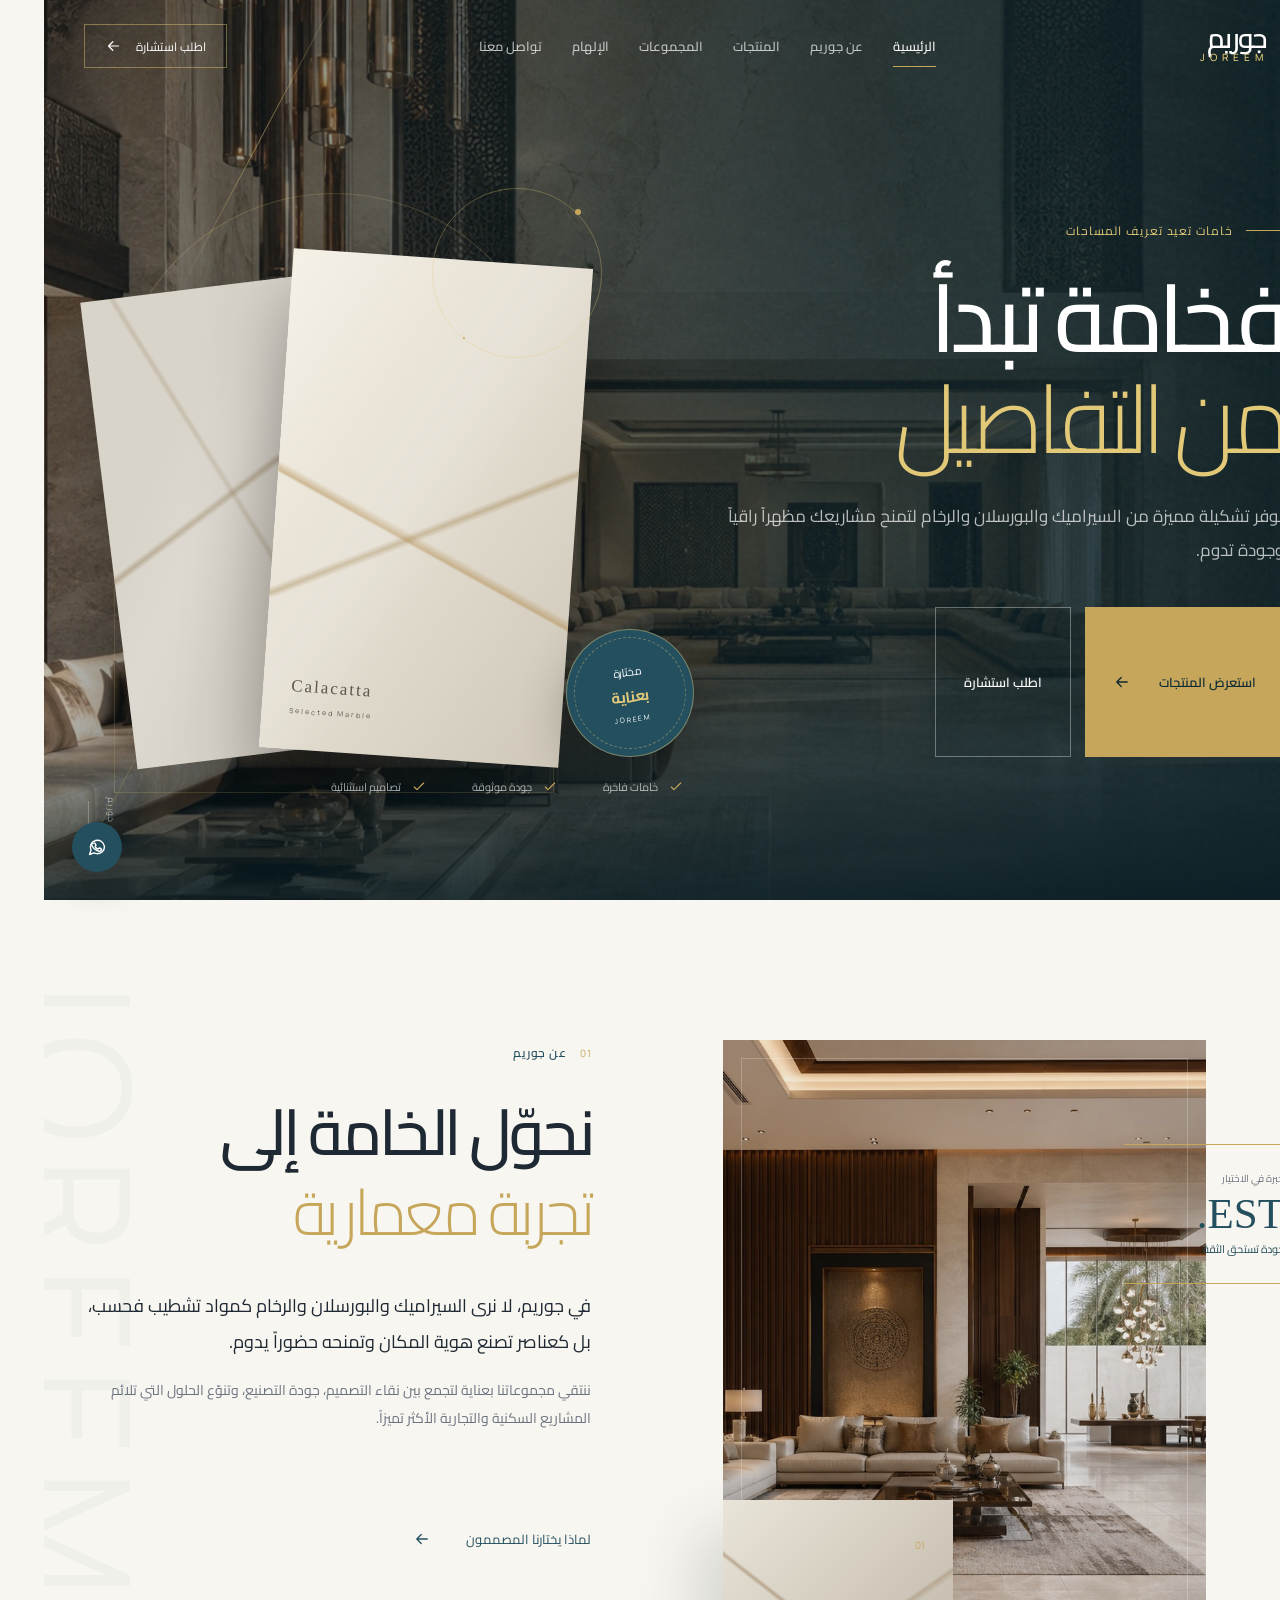
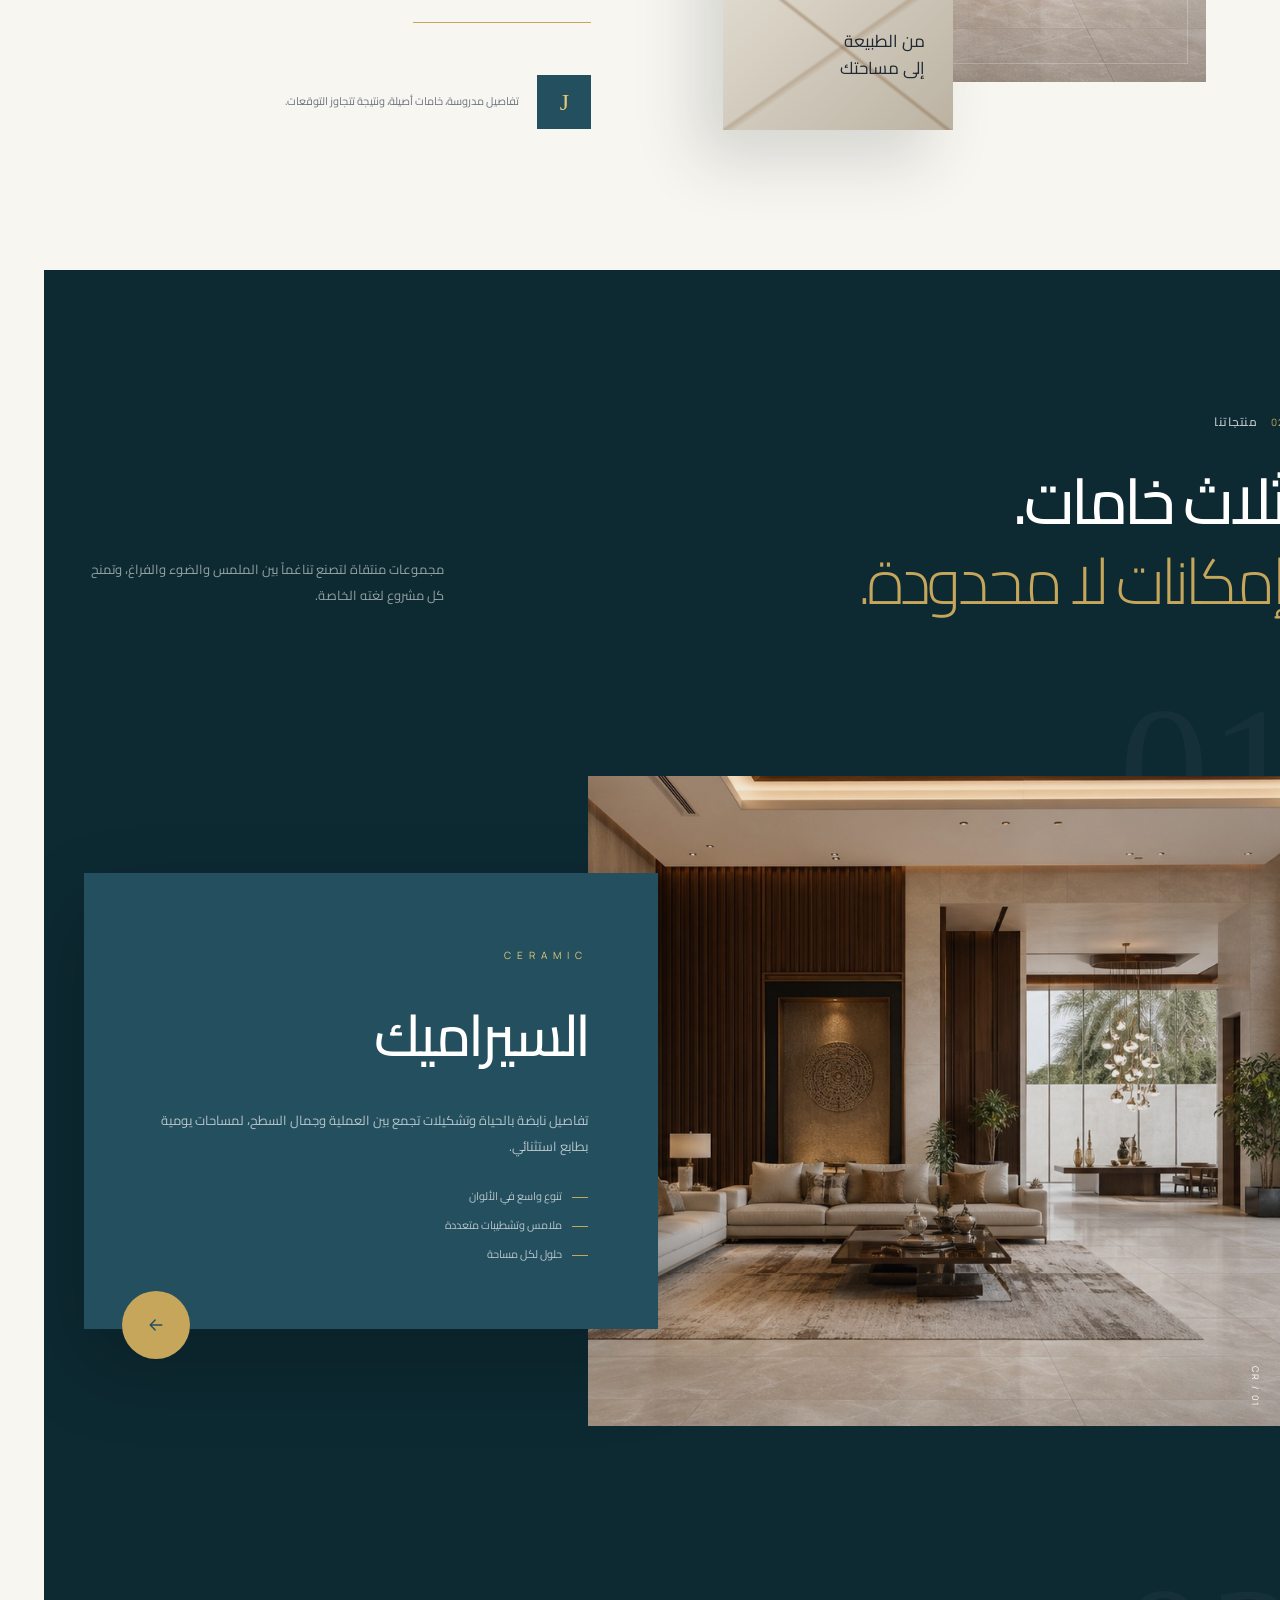
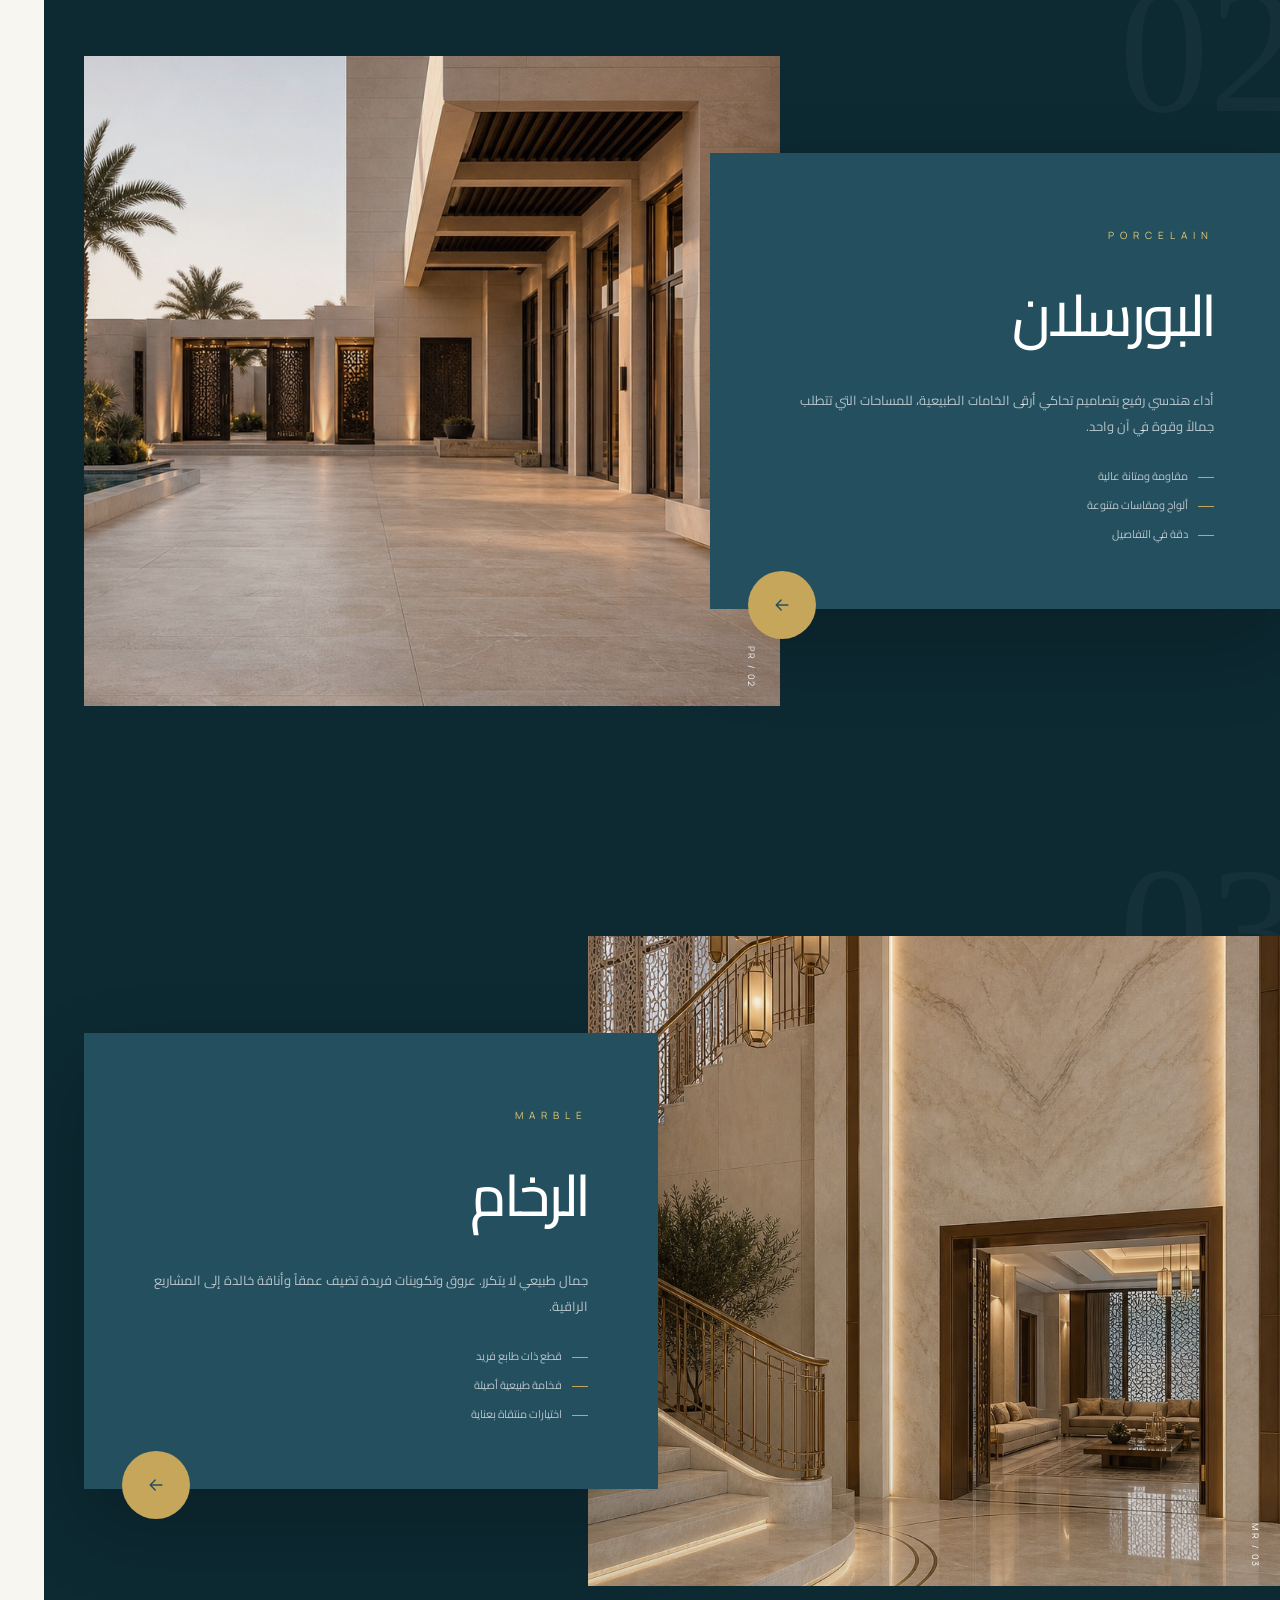
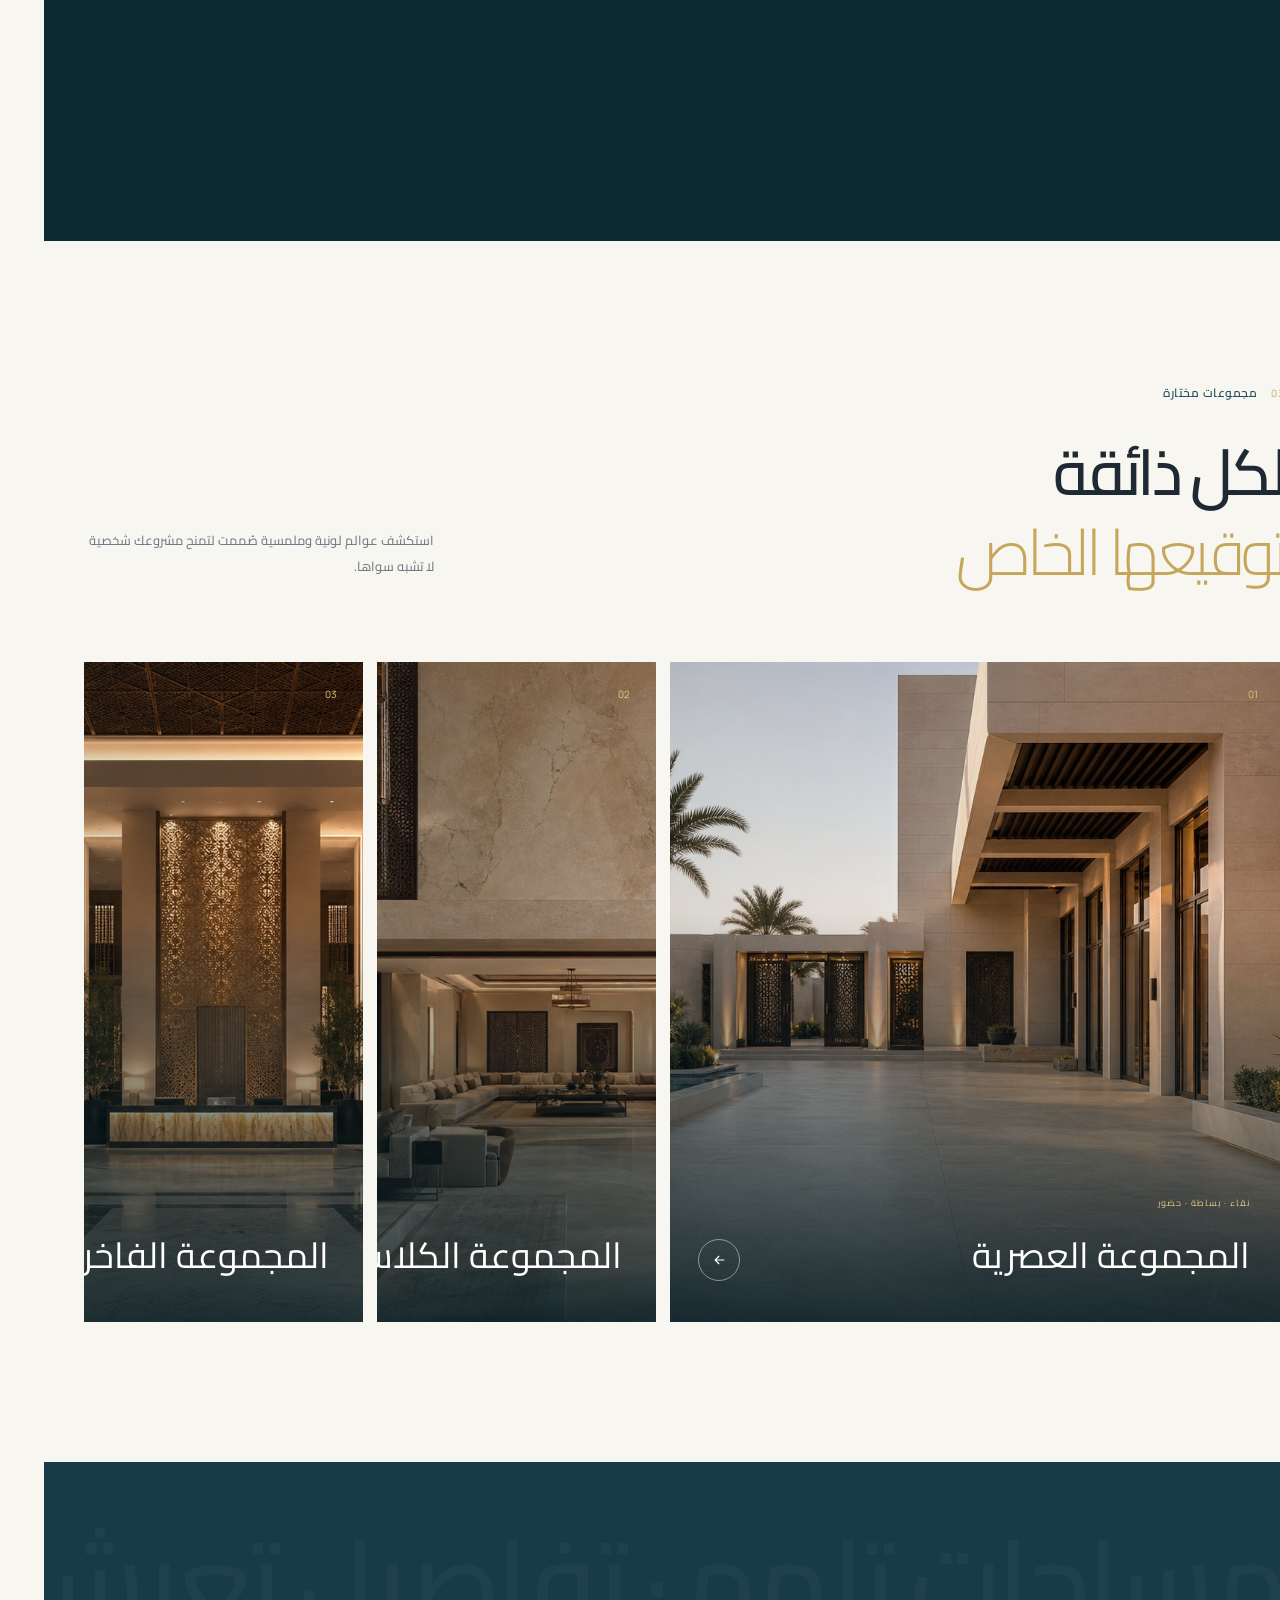
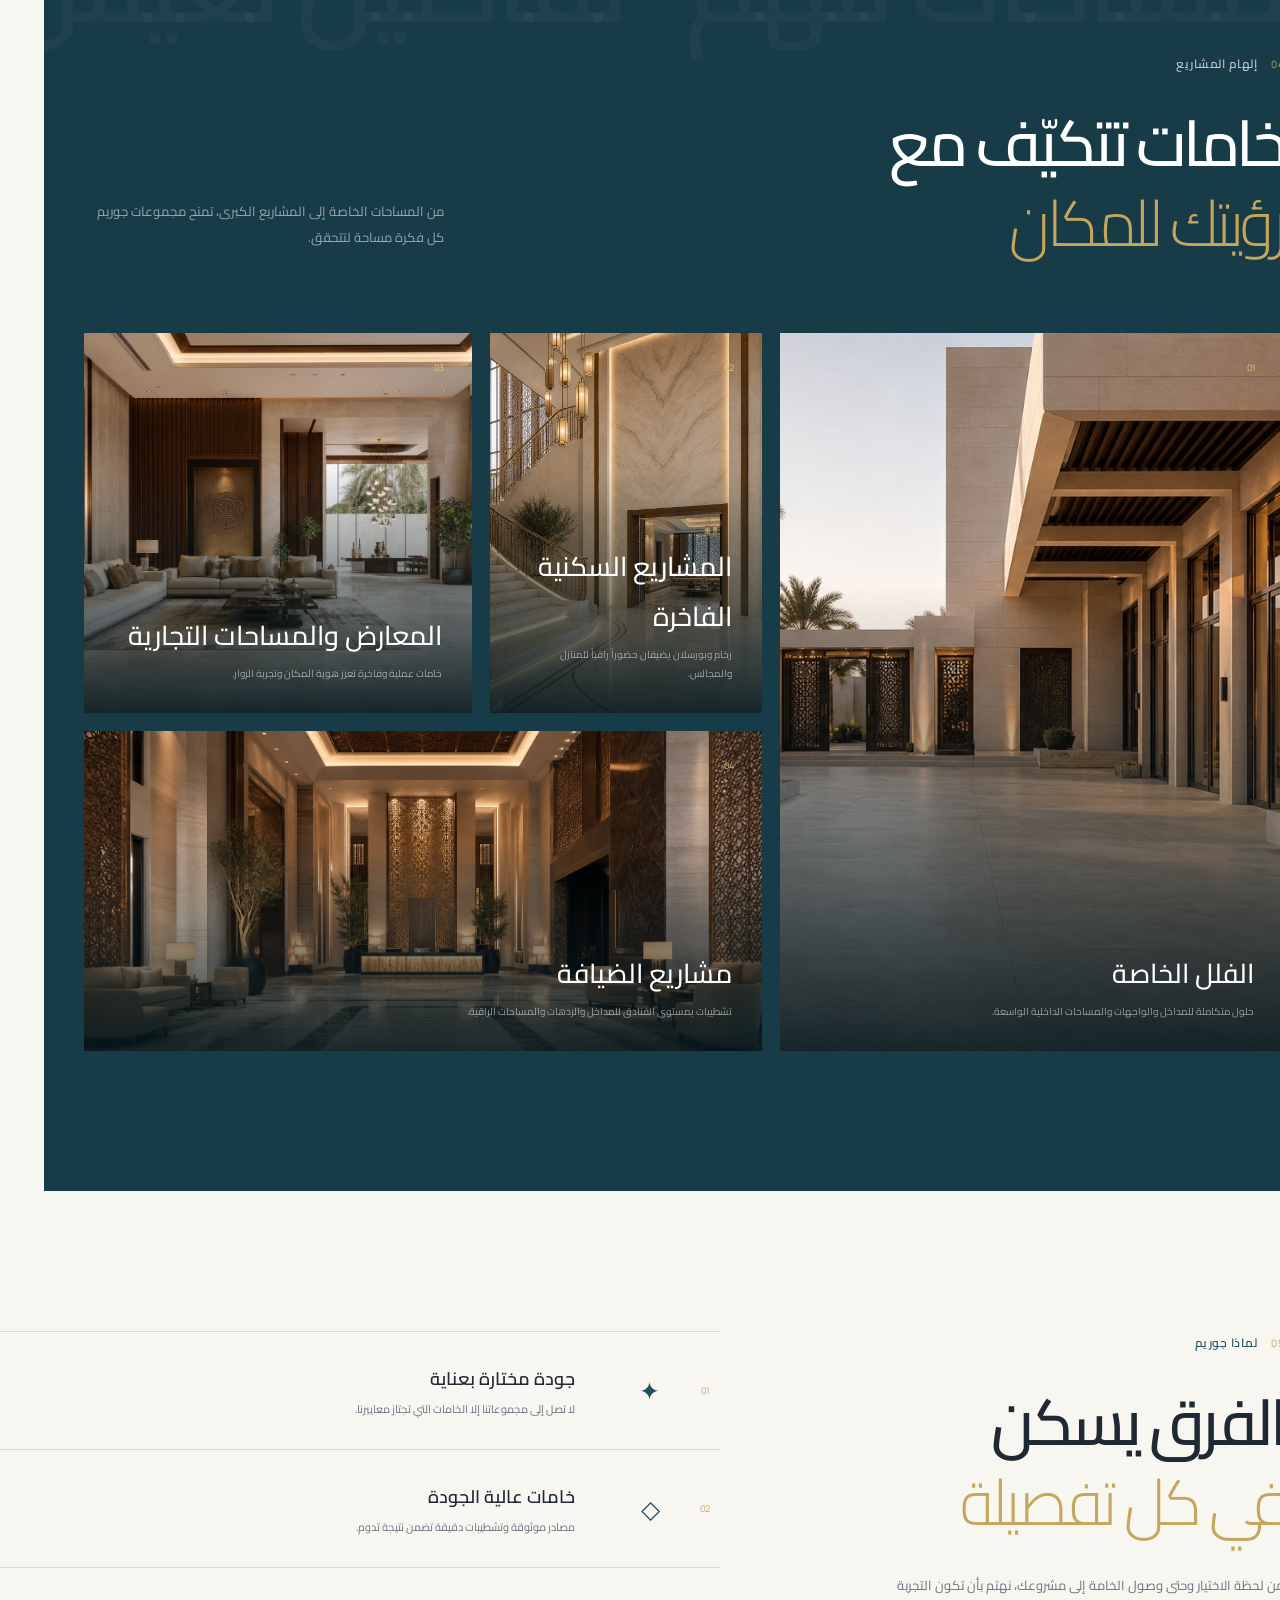
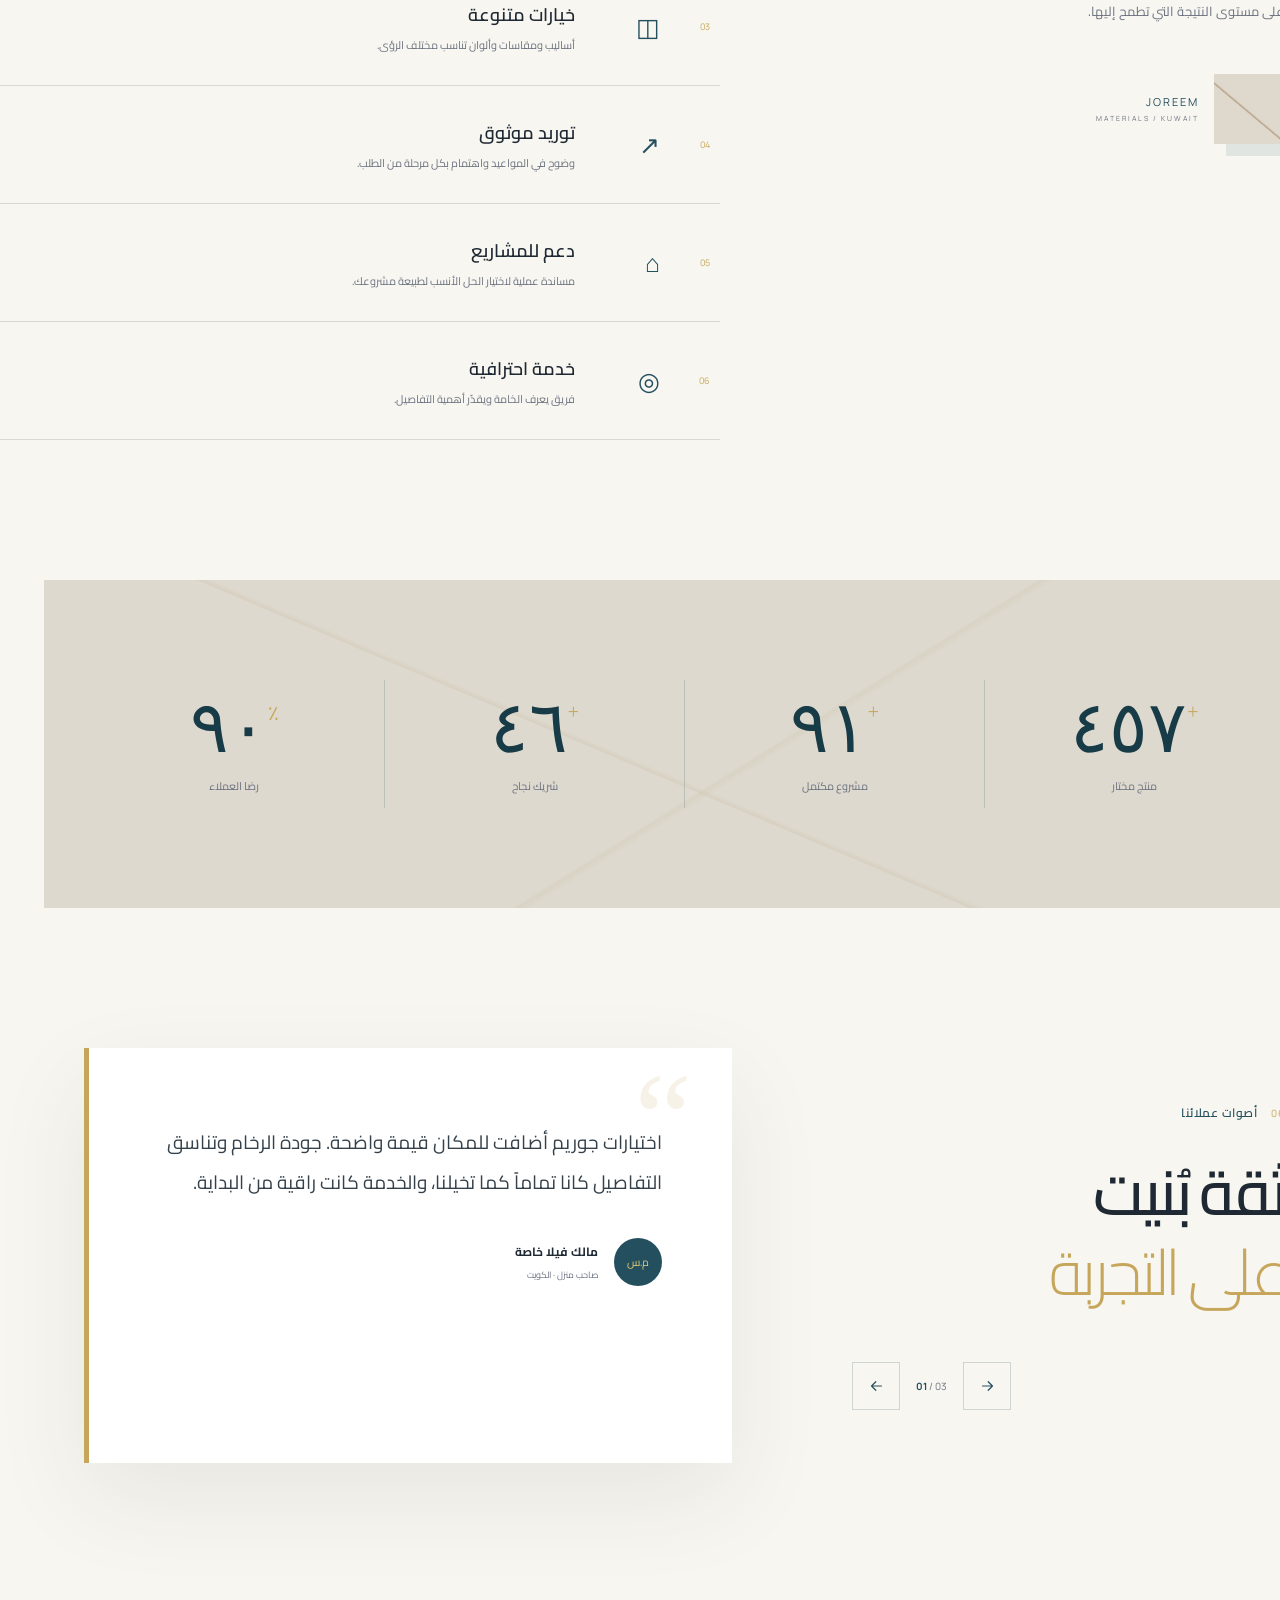
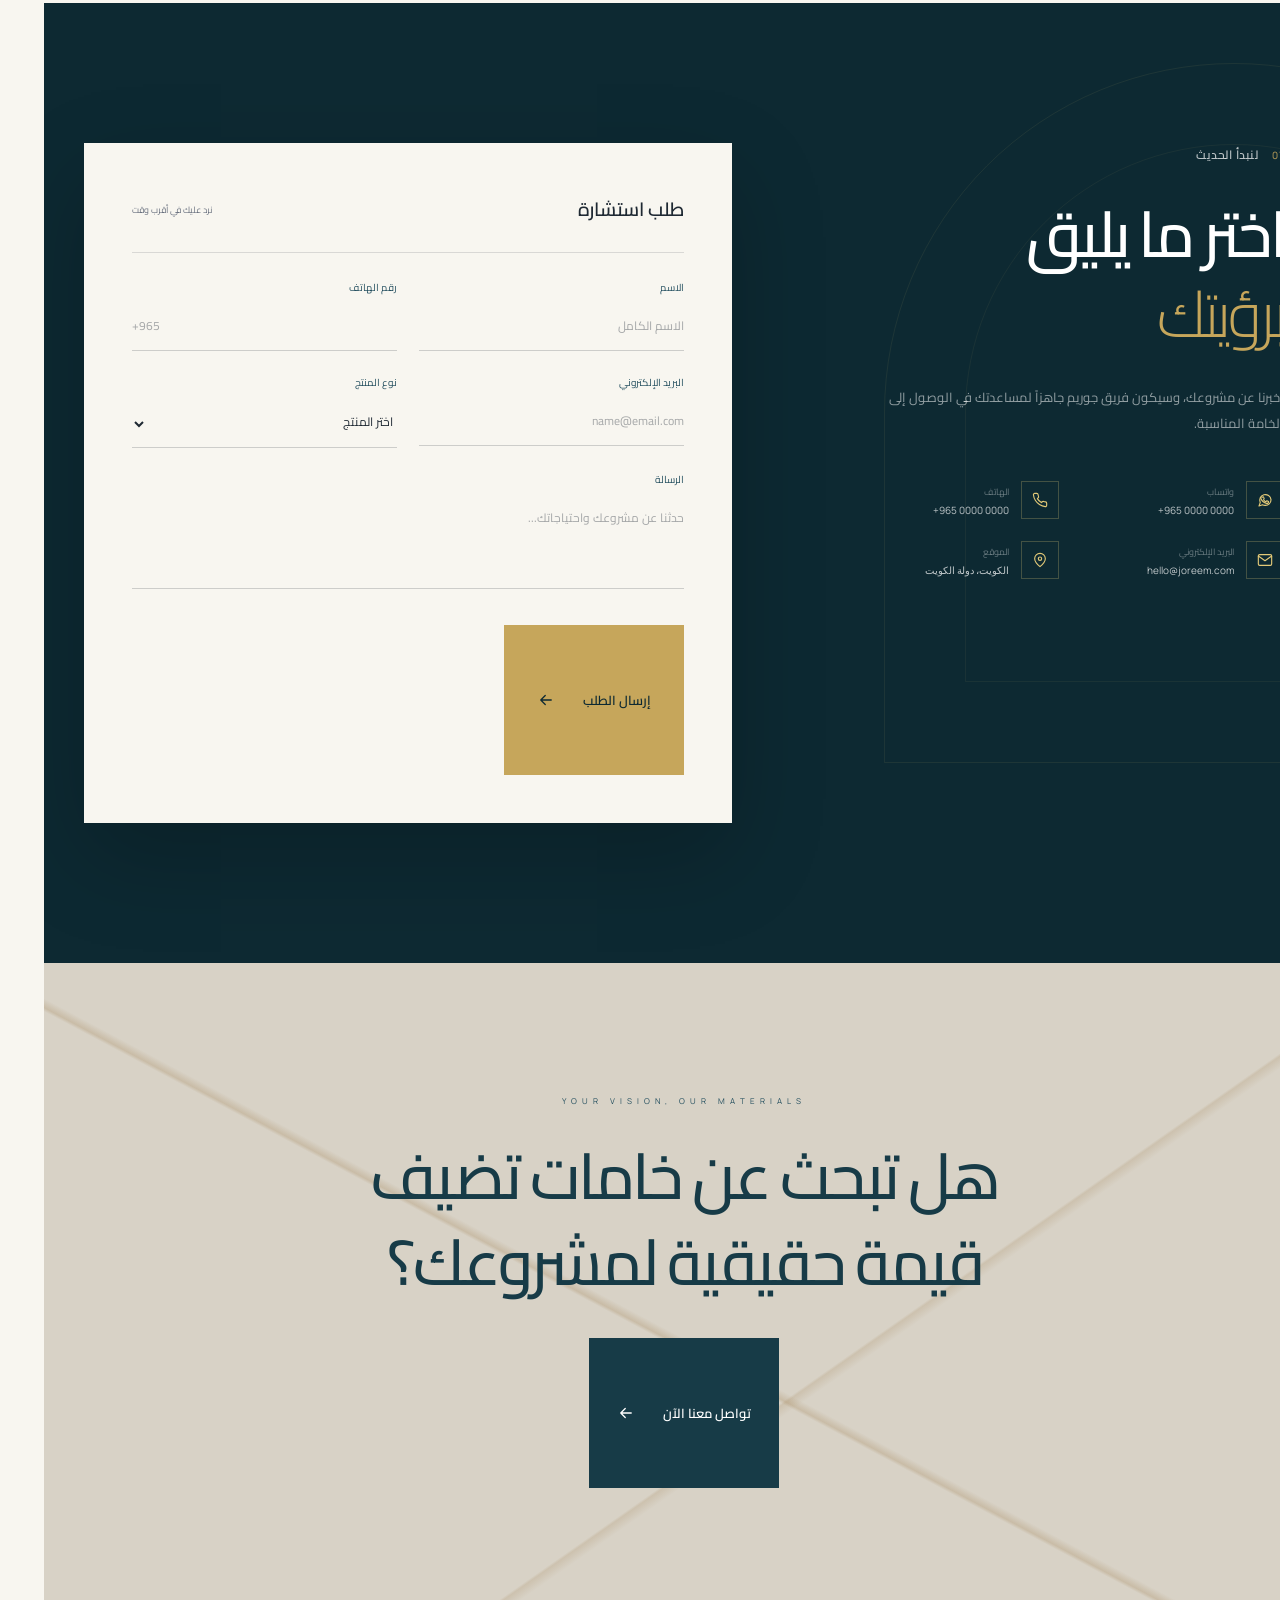
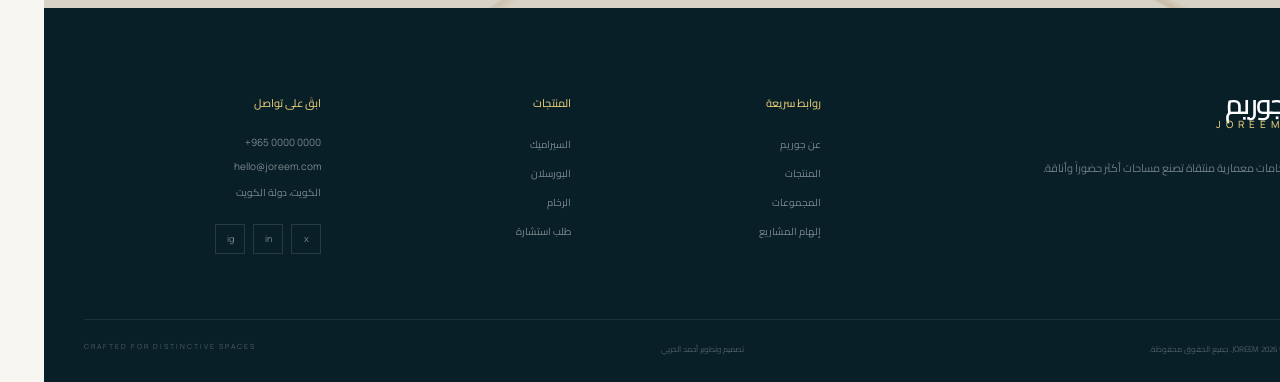
<file: projects/joreem-codex/index.html>
<!DOCTYPE html>
<html lang="ar" dir="rtl">
<head>
  <meta charset="UTF-8">
  <meta name="viewport" content="width=device-width, initial-scale=1.0">
  <meta name="description" content="جوريم للسيراميك والبورسلان والرخام - خامات معمارية فاخرة للمشاريع الراقية في الكويت.">
  <meta name="theme-color" content="#173B47">
  <title>جوريم | خامات معمارية فاخرة</title>
  <link rel="preconnect" href="https://fonts.googleapis.com">
  <link rel="preconnect" href="https://fonts.gstatic.com" crossorigin>
  <link href="https://fonts.googleapis.com/css2?family=Cairo:wght@300;400;500;600;700&family=Manrope:wght@400;500;600&display=swap" rel="stylesheet">
  <link rel="stylesheet" href="styles.css">
</head>
<body>
  <div class="cursor-glow" aria-hidden="true"></div>
  <div class="page-loader" aria-hidden="true">
    <div class="loader-mark"><span>J</span><i></i></div>
  </div>

  <svg class="svg-defs" aria-hidden="true">
    <symbol id="icon-arrow" viewBox="0 0 24 24"><path d="M5 12h14M13 6l6 6-6 6"/></symbol>
    <symbol id="icon-check" viewBox="0 0 24 24"><path d="m5 12 4 4L19 6"/></symbol>
    <symbol id="icon-phone" viewBox="0 0 24 24"><path d="M22 16.92v3a2 2 0 0 1-2.18 2 19.8 19.8 0 0 1-8.63-3.07 19.5 19.5 0 0 1-6-6A19.8 19.8 0 0 1 2.12 4.18 2 2 0 0 1 4.11 2h3a2 2 0 0 1 2 1.72c.13.96.36 1.9.69 2.8a2 2 0 0 1-.45 2.11L8.09 9.91a16 16 0 0 0 6 6l1.27-1.27a2 2 0 0 1 2.11-.45c.9.33 1.84.56 2.8.69A2 2 0 0 1 22 16.92z"/></symbol>
    <symbol id="icon-mail" viewBox="0 0 24 24"><path d="M4 4h16a2 2 0 0 1 2 2v12a2 2 0 0 1-2 2H4a2 2 0 0 1-2-2V6a2 2 0 0 1 2-2z"/><path d="m22 6-10 7L2 6"/></symbol>
    <symbol id="icon-pin" viewBox="0 0 24 24"><path d="M20 10c0 5-8 12-8 12S4 15 4 10a8 8 0 1 1 16 0z"/><circle cx="12" cy="10" r="2.5"/></symbol>
    <symbol id="icon-whatsapp" viewBox="0 0 24 24"><path d="M21 11.5a8.4 8.4 0 0 1-9 8.5 9.3 9.3 0 0 1-3.7-.9L3 21l1.8-5.1A8.5 8.5 0 1 1 21 11.5z"/><path d="M8.2 7.7c.2-.4.4-.4.7-.4h.5c.2 0 .4.1.5.4l.8 1.9c.1.3 0 .5-.2.7l-.6.7c-.2.2-.1.4 0 .6.7 1.3 1.7 2.3 3 2.9.2.1.4.1.6-.1l.8-1c.2-.2.4-.3.7-.2l1.9.9c.3.1.4.3.4.5 0 .5-.2 1.5-.7 1.9-.5.5-1.4.8-2.3.6-1.1-.2-3.5-1.1-5.5-2.9-1.6-1.5-2.7-3.4-3-4.5-.3-1.1.1-2 .5-2.4"/></symbol>
  </svg>

  <header class="site-header" id="siteHeader">
    <div class="header-inner container">
      <a class="brand" href="#home" aria-label="جوريم - الرئيسية">
        <span class="brand-ar">جوريم</span>
        <span class="brand-en">JOREEM</span>
      </a>
      <nav class="desktop-nav" aria-label="التنقل الرئيسي">
        <a class="active" href="#home">الرئيسية</a>
        <a href="#about">عن جوريم</a>
        <a href="#products">المنتجات</a>
        <a href="#collections">المجموعات</a>
        <a href="#projects">الإلهام</a>
        <a href="#contact">تواصل معنا</a>
      </nav>
      <a class="header-cta ripple" href="#contact"><span>اطلب استشارة</span><svg><use href="#icon-arrow"/></svg></a>
      <button class="menu-toggle" type="button" aria-label="فتح القائمة" aria-expanded="false">
        <span></span><span></span>
      </button>
    </div>
    <div class="mobile-menu" aria-hidden="true">
      <nav>
        <a href="#home"><span>01</span>الرئيسية</a>
        <a href="#about"><span>02</span>عن جوريم</a>
        <a href="#products"><span>03</span>المنتجات</a>
        <a href="#collections"><span>04</span>المجموعات</a>
        <a href="#projects"><span>05</span>إلهام المشاريع</a>
        <a href="#contact"><span>06</span>تواصل معنا</a>
      </nav>
      <p>الكويت · خامات معمارية منتقاة</p>
    </div>
  </header>

  <main>
    <section class="hero" id="home">
      <div class="hero-bg" data-parallax="0.08"></div>
      <div class="hero-grain"></div>
      <div class="hero-line line-one"></div>
      <div class="hero-line line-two"></div>
      <div class="container hero-layout">
        <div class="hero-copy">
          <div class="eyebrow reveal"><i></i> خامات تعيد تعريف المساحات</div>
          <h1 class="hero-title">
            <span class="title-line reveal">فخامة تبدأ</span>
            <span class="title-line gold-text reveal">من التفاصيل</span>
          </h1>
          <p class="hero-sub reveal">نوفر تشكيلة مميزة من السيراميك والبورسلان والرخام لتمنح مشاريعك مظهراً راقياً وجودة تدوم.</p>
          <div class="hero-actions reveal">
            <a class="btn btn-gold ripple" href="#products"><span>استعرض المنتجات</span><svg><use href="#icon-arrow"/></svg></a>
            <a class="btn btn-ghost ripple" href="#contact"><span>اطلب استشارة</span></a>
          </div>
        </div>

        <div class="hero-stage" data-parallax="0.14">
          <div class="hero-arch"></div>
          <div class="hero-slab slab-back"></div>
          <div class="hero-slab slab-front">
            <span class="slab-label">Calacatta<br><small>Selected Marble</small></span>
          </div>
          <div class="hero-orbit"></div>
          <div class="hero-seal"><span>مختارة</span><strong>بعناية</strong><i>JOREEM</i></div>
        </div>
      </div>
      <div class="hero-trust container reveal">
        <div><svg><use href="#icon-check"/></svg><span>خامات فاخرة</span></div>
        <div><svg><use href="#icon-check"/></svg><span>جودة موثوقة</span></div>
        <div><svg><use href="#icon-check"/></svg><span>تصاميم استثنائية</span></div>
      </div>
      <a class="scroll-cue" href="#about"><span>اكتشف جوريم</span><i></i></a>
    </section>

    <section class="about section" id="about">
      <div class="container about-grid">
        <div class="about-visual reveal">
          <div class="about-image image-cover"></div>
          <div class="about-material"><span>01</span><p>من الطبيعة<br>إلى مساحتك</p></div>
          <div class="about-year"><small>خبرة في الاختيار</small><strong>EST.</strong><span>جودة تستحق الثقة</span></div>
        </div>
        <div class="about-copy">
          <div class="section-kicker reveal"><span>01</span> عن جوريم</div>
          <h2 class="section-title reveal">نحوّل الخامة إلى<br><em>تجربة معمارية</em></h2>
          <p class="lead reveal">في جوريم، لا نرى السيراميك والبورسلان والرخام كمواد تشطيب فحسب، بل كعناصر تصنع هوية المكان وتمنحه حضوراً يدوم.</p>
          <p class="reveal">ننتقي مجموعاتنا بعناية لتجمع بين نقاء التصميم، جودة التصنيع، وتنوّع الحلول التي تلائم المشاريع السكنية والتجارية الأكثر تميزاً.</p>
          <a class="text-link reveal" href="#why"><span>لماذا يختارنا المصممون</span><svg><use href="#icon-arrow"/></svg></a>
          <div class="about-note reveal"><span>J</span><p>تفاصيل مدروسة، خامات أصيلة، ونتيجة تتجاوز التوقعات.</p></div>
        </div>
      </div>
    </section>

    <section class="products" id="products">
      <div class="container products-intro">
        <div>
          <div class="section-kicker light reveal"><span>02</span> منتجاتنا</div>
          <h2 class="section-title light reveal">ثلاث خامات.<br><em>إمكانات لا محدودة.</em></h2>
        </div>
        <p class="reveal">مجموعات منتقاة لتصنع تناغماً بين الملمس والضوء والفراغ، وتمنح كل مشروع لغته الخاصة.</p>
      </div>

      <article class="product-spread ceramic">
        <div class="product-number">01</div>
        <div class="product-image-wrap reveal"><div class="product-image"></div><span class="image-code">CR / 01</span></div>
        <div class="product-copy reveal">
          <span class="product-en">CERAMIC</span>
          <h3>السيراميك</h3>
          <p>تفاصيل نابضة بالحياة وتشكيلات تجمع بين العملية وجمال السطح، لمساحات يومية بطابع استثنائي.</p>
          <ul><li>تنوع واسع في الألوان</li><li>ملامس وتشطيبات متعددة</li><li>حلول لكل مساحة</li></ul>
          <a class="round-link" href="#collections" aria-label="استكشف السيراميك"><svg><use href="#icon-arrow"/></svg></a>
        </div>
      </article>

      <article class="product-spread porcelain">
        <div class="product-number">02</div>
        <div class="product-image-wrap reveal"><div class="product-image"></div><span class="image-code">PR / 02</span></div>
        <div class="product-copy reveal">
          <span class="product-en">PORCELAIN</span>
          <h3>البورسلان</h3>
          <p>أداء هندسي رفيع بتصاميم تحاكي أرقى الخامات الطبيعية، للمساحات التي تتطلب جمالاً وقوة في آن واحد.</p>
          <ul><li>مقاومة ومتانة عالية</li><li>ألواح ومقاسات متنوعة</li><li>دقة في التفاصيل</li></ul>
          <a class="round-link" href="#collections" aria-label="استكشف البورسلان"><svg><use href="#icon-arrow"/></svg></a>
        </div>
      </article>

      <article class="product-spread marble">
        <div class="product-number">03</div>
        <div class="product-image-wrap reveal"><div class="product-image"></div><span class="image-code">MR / 03</span></div>
        <div class="product-copy reveal">
          <span class="product-en">MARBLE</span>
          <h3>الرخام</h3>
          <p>جمال طبيعي لا يتكرر. عروق وتكوينات فريدة تضيف عمقاً وأناقة خالدة إلى المشاريع الراقية.</p>
          <ul><li>قطع ذات طابع فريد</li><li>فخامة طبيعية أصيلة</li><li>اختيارات منتقاة بعناية</li></ul>
          <a class="round-link" href="#collections" aria-label="استكشف الرخام"><svg><use href="#icon-arrow"/></svg></a>
        </div>
      </article>
    </section>

    <section class="collections section" id="collections">
      <div class="container">
        <div class="section-heading-row">
          <div><div class="section-kicker reveal"><span>03</span> مجموعات مختارة</div><h2 class="section-title reveal">لكل ذائقة<br><em>توقيعها الخاص</em></h2></div>
          <p class="reveal">استكشف عوالم لونية وملمسية صُممت لتمنح مشروعك شخصية لا تشبه سواها.</p>
        </div>
        <div class="collection-gallery">
          <a class="collection-tile collection-modern active reveal" href="#contact" data-collection="modern">
            <span class="collection-index">01</span><div class="collection-overlay"></div>
            <div class="collection-caption"><small>نقاء · بساطة · حضور</small><h3>المجموعة العصرية</h3><i><svg><use href="#icon-arrow"/></svg></i></div>
          </a>
          <a class="collection-tile collection-classic reveal" href="#contact" data-collection="classic">
            <span class="collection-index">02</span><div class="collection-overlay"></div>
            <div class="collection-caption"><small>أصالة · دفء · توازن</small><h3>المجموعة الكلاسيكية</h3><i><svg><use href="#icon-arrow"/></svg></i></div>
          </a>
          <a class="collection-tile collection-luxe reveal" href="#contact" data-collection="luxe">
            <span class="collection-index">03</span><div class="collection-overlay"></div>
            <div class="collection-caption"><small>ندرة · فخامة · تميز</small><h3>المجموعة الفاخرة</h3><i><svg><use href="#icon-arrow"/></svg></i></div>
          </a>
        </div>
      </div>
    </section>

    <section class="inspiration section" id="projects">
      <div class="inspiration-marquee" aria-hidden="true"><span>مساحات تلهم · تفاصيل تعيش · مساحات تلهم · تفاصيل تعيش · </span></div>
      <div class="container">
        <div class="section-kicker light reveal"><span>04</span> إلهام المشاريع</div>
        <div class="inspiration-header"><h2 class="section-title light reveal">خامات تتكيّف مع<br><em>رؤيتك للمكان</em></h2><p class="reveal">من المساحات الخاصة إلى المشاريع الكبرى، تمنح مجموعات جوريم كل فكرة مساحة لتتحقق.</p></div>
        <div class="project-grid">
          <article class="project-card project-villa reveal"><div class="project-bg"></div><span>01</span><h3>الفلل الخاصة</h3><p>حلول متكاملة للمداخل والواجهات والمساحات الداخلية الواسعة.</p></article>
          <article class="project-card project-bath reveal"><div class="project-bg"></div><span>02</span><h3>المشاريع السكنية الفاخرة</h3><p>رخام وبورسلان يضيفان حضوراً راقياً للمنازل والمجالس.</p></article>
          <article class="project-card project-living reveal"><div class="project-bg"></div><span>03</span><h3>المعارض والمساحات التجارية</h3><p>خامات عملية وفاخرة تعزز هوية المكان وتجربة الزوار.</p></article>
          <article class="project-card project-commercial reveal"><div class="project-bg"></div><span>04</span><h3>مشاريع الضيافة</h3><p>تشطيبات بمستوى الفنادق للمداخل والردهات والمساحات الراقية.</p></article>
        </div>
      </div>
    </section>

    <section class="why section" id="why">
      <div class="container why-layout">
        <div class="why-intro">
          <div class="section-kicker reveal"><span>05</span> لماذا جوريم</div>
          <h2 class="section-title reveal">الفرق يسكن<br><em>في كل تفصيلة</em></h2>
          <p class="reveal">من لحظة الاختيار وحتى وصول الخامة إلى مشروعك، نهتم بأن تكون التجربة على مستوى النتيجة التي تطمح إليها.</p>
          <div class="material-swatch reveal"><i></i><span>JOREEM<br><small>MATERIALS / KUWAIT</small></span></div>
        </div>
        <div class="why-list">
          <article class="why-item reveal"><span>01</span><div class="why-icon">✦</div><div><h3>جودة مختارة بعناية</h3><p>لا تصل إلى مجموعاتنا إلا الخامات التي تجتاز معاييرنا.</p></div></article>
          <article class="why-item reveal"><span>02</span><div class="why-icon">◇</div><div><h3>خامات عالية الجودة</h3><p>مصادر موثوقة وتشطيبات دقيقة تضمن نتيجة تدوم.</p></div></article>
          <article class="why-item reveal"><span>03</span><div class="why-icon">◫</div><div><h3>خيارات متنوعة</h3><p>أساليب ومقاسات وألوان تناسب مختلف الرؤى.</p></div></article>
          <article class="why-item reveal"><span>04</span><div class="why-icon">↗</div><div><h3>توريد موثوق</h3><p>وضوح في المواعيد واهتمام بكل مرحلة من الطلب.</p></div></article>
          <article class="why-item reveal"><span>05</span><div class="why-icon">⌂</div><div><h3>دعم للمشاريع</h3><p>مساندة عملية لاختيار الحل الأنسب لطبيعة مشروعك.</p></div></article>
          <article class="why-item reveal"><span>06</span><div class="why-icon">◎</div><div><h3>خدمة احترافية</h3><p>فريق يعرف الخامة ويقدّر أهمية التفاصيل.</p></div></article>
        </div>
      </div>
    </section>

    <section class="stats">
      <div class="stats-texture"></div>
      <div class="container stats-grid">
        <div class="stat reveal"><strong><b data-count="500">0</b><sup>+</sup></strong><span>منتج مختار</span></div>
        <div class="stat reveal"><strong><b data-count="100">0</b><sup>+</sup></strong><span>مشروع مكتمل</span></div>
        <div class="stat reveal"><strong><b data-count="50">0</b><sup>+</sup></strong><span>شريك نجاح</span></div>
        <div class="stat reveal"><strong><b data-count="98">0</b><sup>٪</sup></strong><span>رضا العملاء</span></div>
      </div>
    </section>

    <section class="testimonials section" id="testimonials">
      <div class="container testimonials-layout">
        <div class="testimonial-heading">
          <div class="section-kicker reveal"><span>06</span> أصوات عملائنا</div>
          <h2 class="section-title reveal">ثقة بُنيت<br><em>على التجربة</em></h2>
          <div class="testimonial-controls reveal"><button class="slider-prev" aria-label="الشهادة السابقة"><svg><use href="#icon-arrow"/></svg></button><span><b id="slideCurrent">01</b> / 03</span><button class="slider-next" aria-label="الشهادة التالية"><svg><use href="#icon-arrow"/></svg></button></div>
        </div>
        <div class="testimonial-slider reveal">
          <div class="quote-mark">“</div>
          <div class="testimonial-track">
            <article class="testimonial-slide active"><blockquote>اختيارات جوريم أضافت للمكان قيمة واضحة. جودة الرخام وتناسق التفاصيل كانا تماماً كما تخيلنا، والخدمة كانت راقية من البداية.</blockquote><div class="client"><span>م.س</span><div><strong>مالك فيلا خاصة</strong><small>صاحب منزل · الكويت</small></div></div></article>
            <article class="testimonial-slide"><blockquote>التعامل المهني والوضوح في التوريد جعلا جوريم خياراً نعتمد عليه. تنوع البورسلان يختصر علينا وقتاً كبيراً في ترشيح الخامات.</blockquote><div class="client"><span>ع.ر</span><div><strong>مدير مشاريع</strong><small>مقاول · الكويت</small></div></div></article>
            <article class="testimonial-slide"><blockquote>ما يميز جوريم هو فهمهم للجانب الجمالي، لا يبيعون خامة فقط بل يساعدونك على بناء لوحة متكاملة تناسب هوية المشروع.</blockquote><div class="client"><span>ن.أ</span><div><strong>مصممة داخلية</strong><small>استوديو تصميم · الكويت</small></div></div></article>
          </div>
        </div>
      </div>
    </section>

    <section class="contact section" id="contact">
      <div class="contact-arch"></div>
      <div class="container contact-layout">
        <div class="contact-info">
          <div class="section-kicker light reveal"><span>07</span> لنبدأ الحديث</div>
          <h2 class="section-title light reveal">اختر ما يليق<br><em>برؤيتك</em></h2>
          <p class="reveal">أخبرنا عن مشروعك، وسيكون فريق جوريم جاهزاً لمساعدتك في الوصول إلى الخامة المناسبة.</p>
          <div class="contact-methods reveal">
            <a href="https://wa.me/96500000000" target="_blank" rel="noopener"><i><svg><use href="#icon-whatsapp"/></svg></i><span><small>واتساب</small>+965 0000 0000</span></a>
            <a href="tel:+96500000000"><i><svg><use href="#icon-phone"/></svg></i><span><small>الهاتف</small>+965 0000 0000</span></a>
            <a href="mailto:hello@joreem.com"><i><svg><use href="#icon-mail"/></svg></i><span><small>البريد الإلكتروني</small>hello@joreem.com</span></a>
            <div><i><svg><use href="#icon-pin"/></svg></i><span><small>الموقع</small>الكويت، دولة الكويت</span></div>
          </div>
        </div>
        <form class="contact-form reveal" id="contactForm">
          <div class="form-head"><span>طلب استشارة</span><small>نرد عليك في أقرب وقت</small></div>
          <div class="field-row"><label><span>الاسم</span><input type="text" name="name" required placeholder="الاسم الكامل"></label><label><span>رقم الهاتف</span><input type="tel" name="phone" required placeholder="+965"></label></div>
          <div class="field-row"><label><span>البريد الإلكتروني</span><input type="email" name="email" placeholder="name@email.com"></label><label><span>نوع المنتج</span><select name="product" required><option value="" disabled selected>اختر المنتج</option><option>سيراميك</option><option>بورسلان</option><option>رخام</option></select></label></div>
          <label><span>الرسالة</span><textarea name="message" rows="3" placeholder="حدثنا عن مشروعك واحتياجاتك..."></textarea></label>
          <button class="btn btn-gold form-submit ripple" type="submit"><span>إرسال الطلب</span><svg><use href="#icon-arrow"/></svg></button>
          <p class="form-status" role="status"></p>
        </form>
      </div>
    </section>

    <section class="final-cta">
      <div class="cta-vein"></div>
      <div class="container final-cta-inner reveal"><span>YOUR VISION, OUR MATERIALS</span><h2>هل تبحث عن خامات تضيف<br>قيمة حقيقية لمشروعك؟</h2><a class="btn btn-light ripple" href="#contact"><span>تواصل معنا الآن</span><svg><use href="#icon-arrow"/></svg></a></div>
    </section>
  </main>

  <footer class="footer">
    <div class="container footer-main">
      <div class="footer-brand"><a class="brand" href="#home"><span class="brand-ar">جوريم</span><span class="brand-en">JOREEM</span></a><p>خامات معمارية منتقاة تصنع مساحات أكثر حضوراً وأناقة.</p></div>
      <div class="footer-col"><h3>روابط سريعة</h3><a href="#about">عن جوريم</a><a href="#products">المنتجات</a><a href="#collections">المجموعات</a><a href="#projects">إلهام المشاريع</a></div>
      <div class="footer-col"><h3>المنتجات</h3><a href="#products">السيراميك</a><a href="#products">البورسلان</a><a href="#products">الرخام</a><a href="#contact">طلب استشارة</a></div>
      <div class="footer-col footer-contact"><h3>ابقَ على تواصل</h3><a href="tel:+96500000000">+965 0000 0000</a><a href="mailto:hello@joreem.com">hello@joreem.com</a><p>الكويت، دولة الكويت</p><div class="socials"><a href="#" aria-label="انستغرام">ig</a><a href="#" aria-label="لينكدإن">in</a><a href="#" aria-label="اكس">x</a></div></div>
    </div>
    <div class="container footer-bottom"><p>© <span id="currentYear"></span> JOREEM. جميع الحقوق محفوظة.</p><a class="footer-credit" href="https://azharbi.com" target="_blank" rel="noopener noreferrer">تصميم وتطوير أحمد الحربي</a><span>CRAFTED FOR DISTINCTIVE SPACES</span></div>
  </footer>

  <a class="floating-whatsapp" href="https://wa.me/96500000000" target="_blank" rel="noopener" aria-label="تواصل عبر واتساب"><svg><use href="#icon-whatsapp"/></svg><span>تواصل معنا</span></a>
  <script src="script.js"></script>
</body>
</html>
</file>
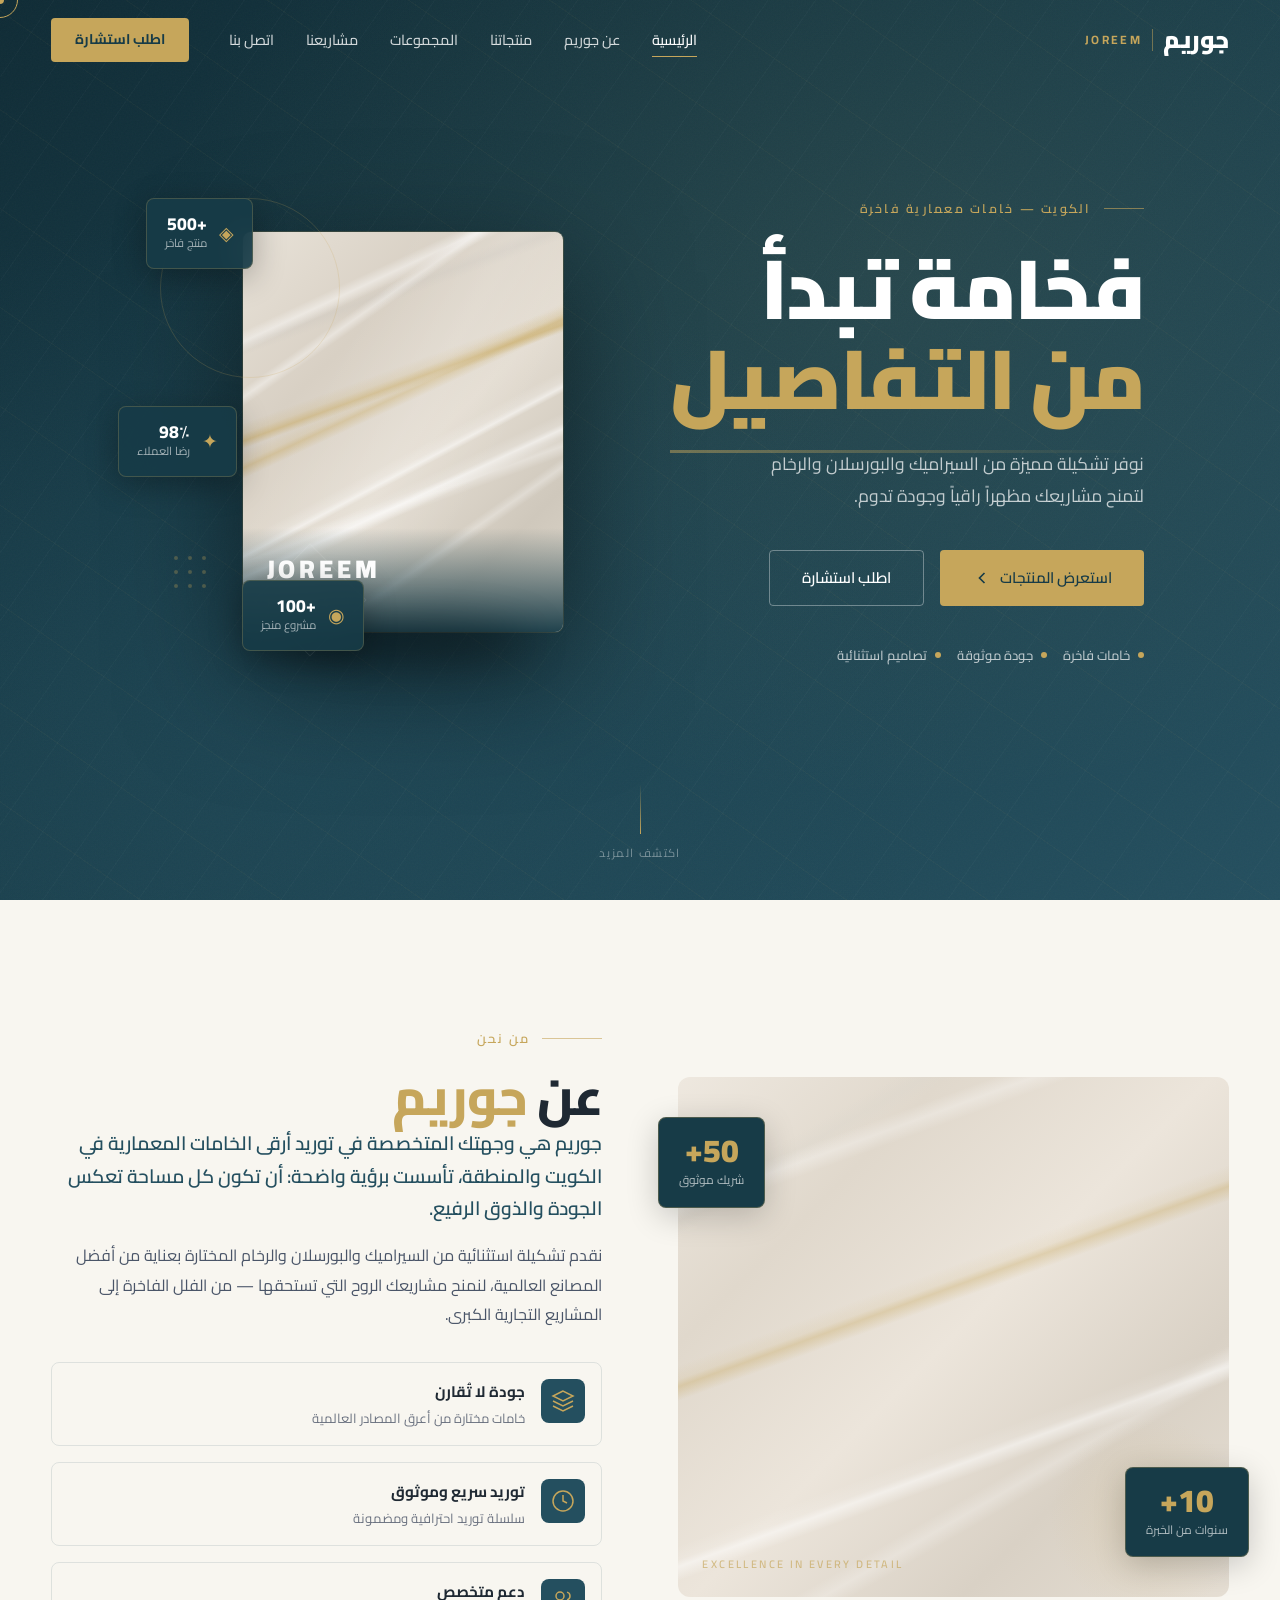
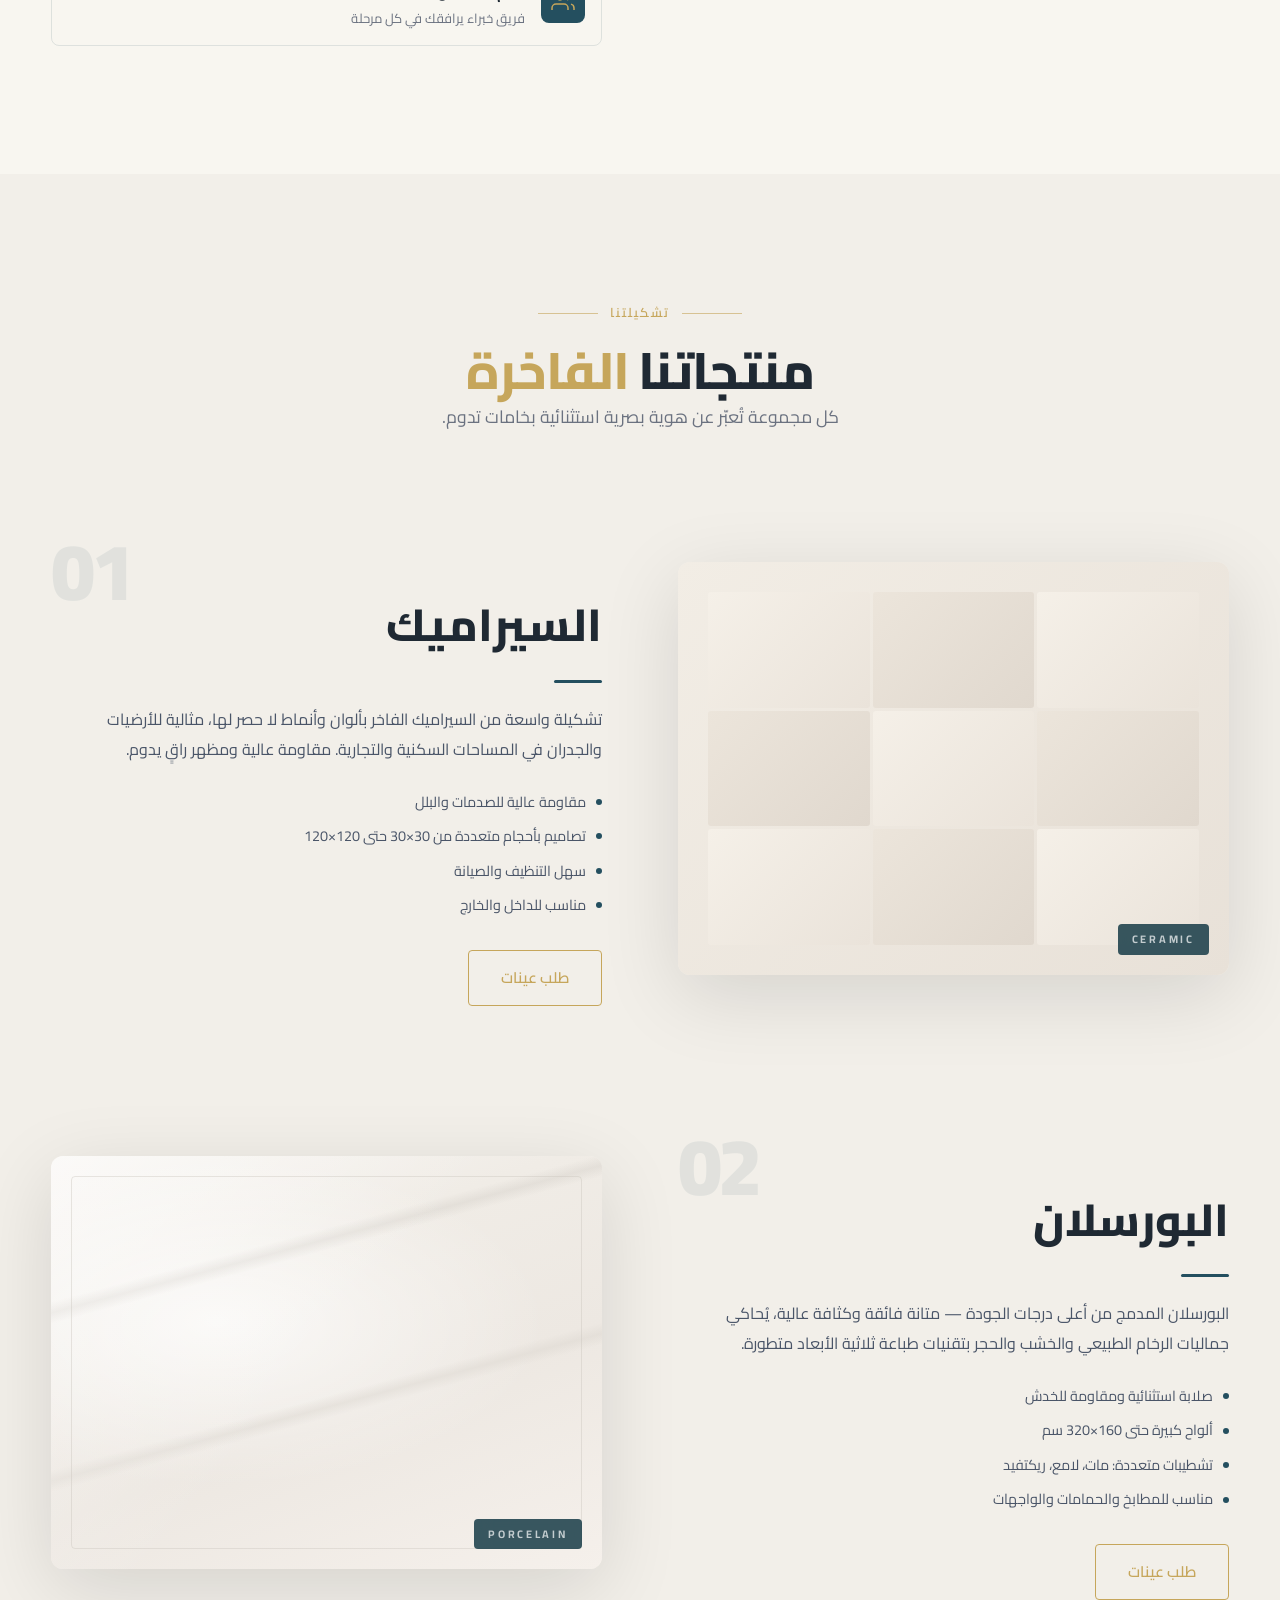
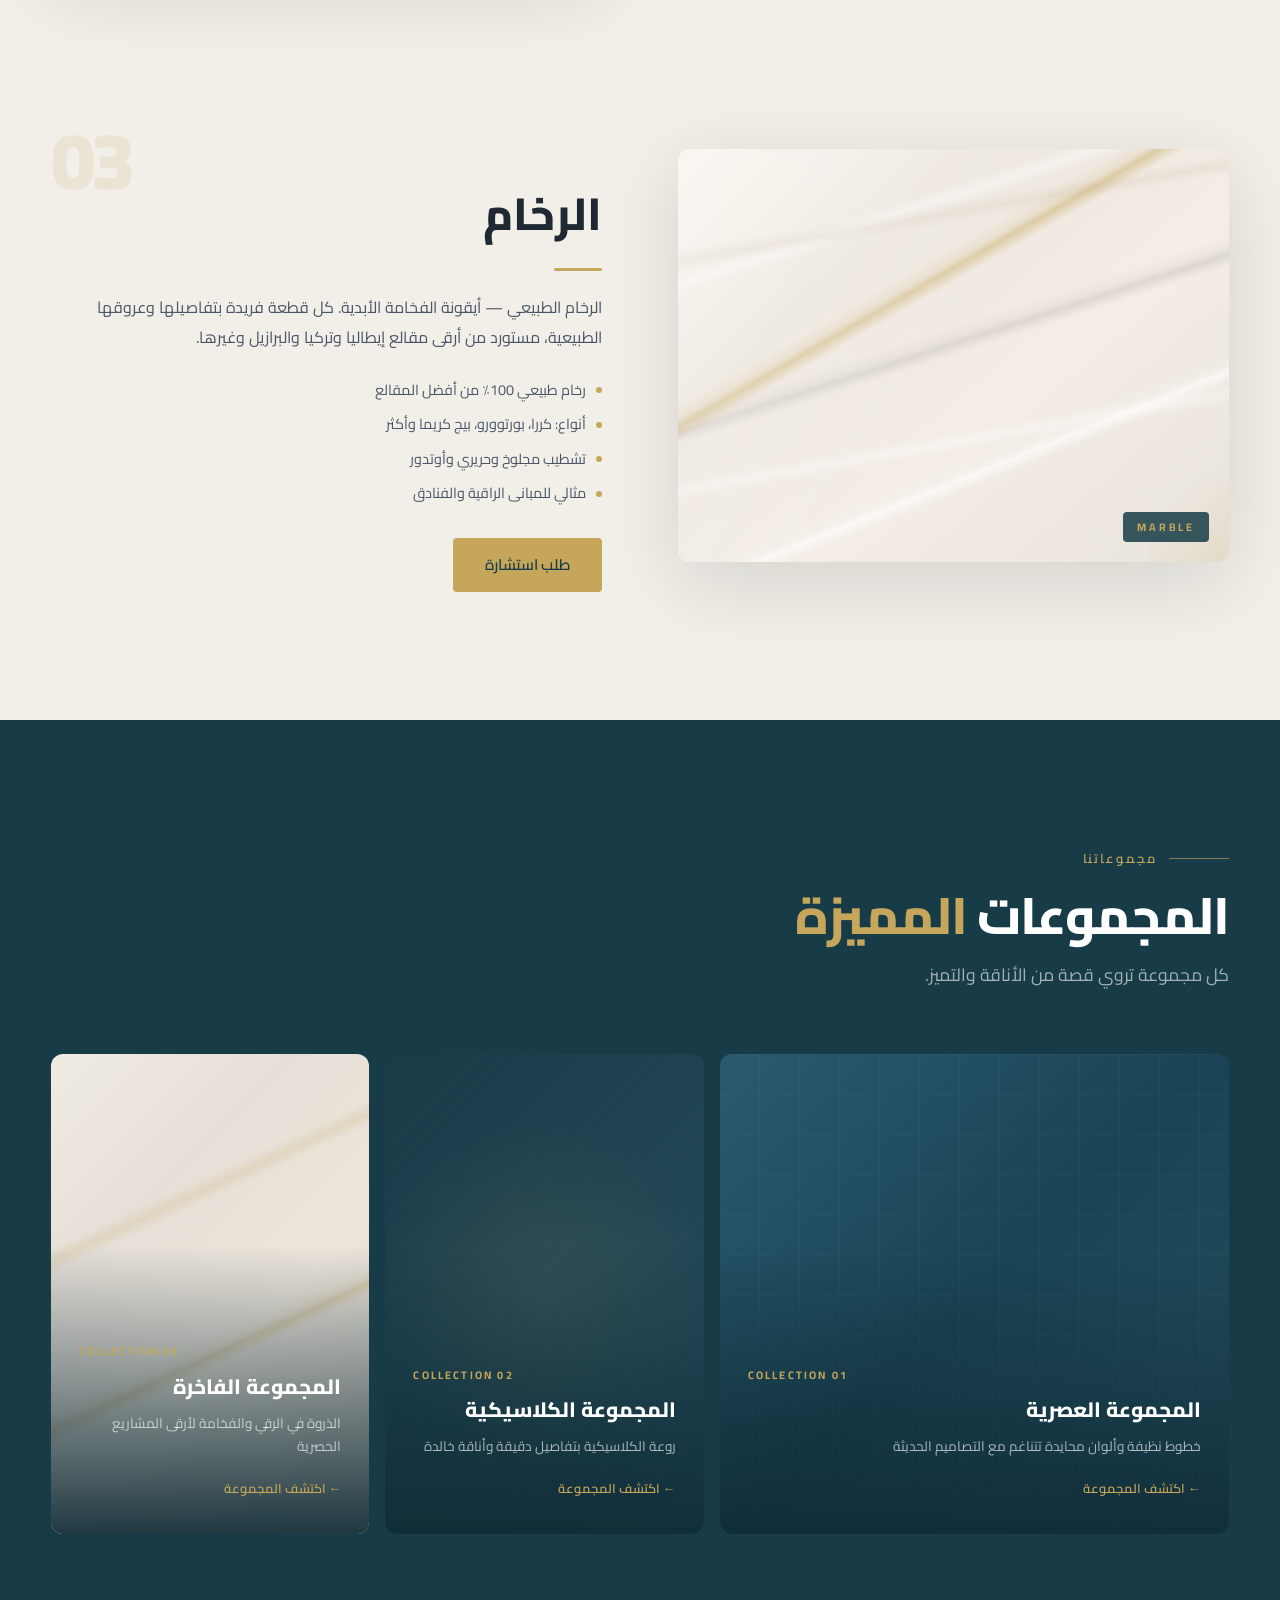
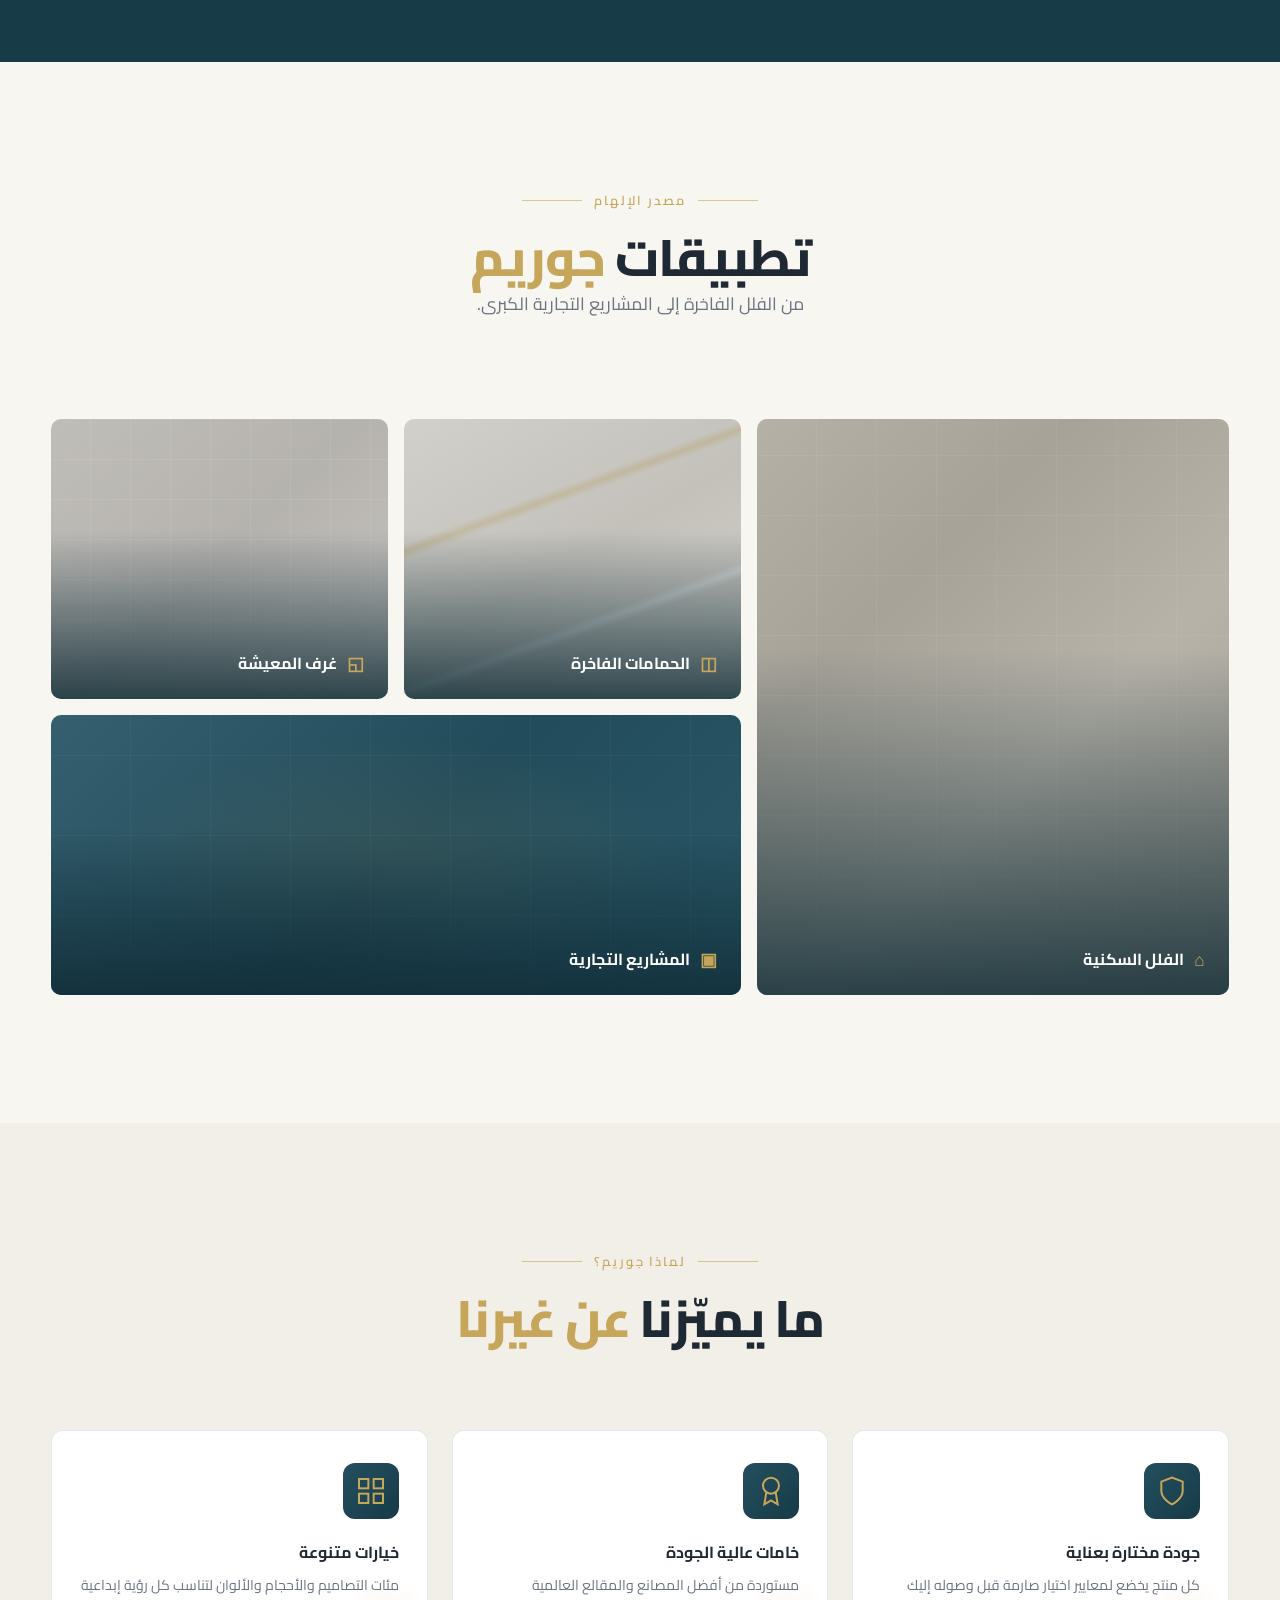
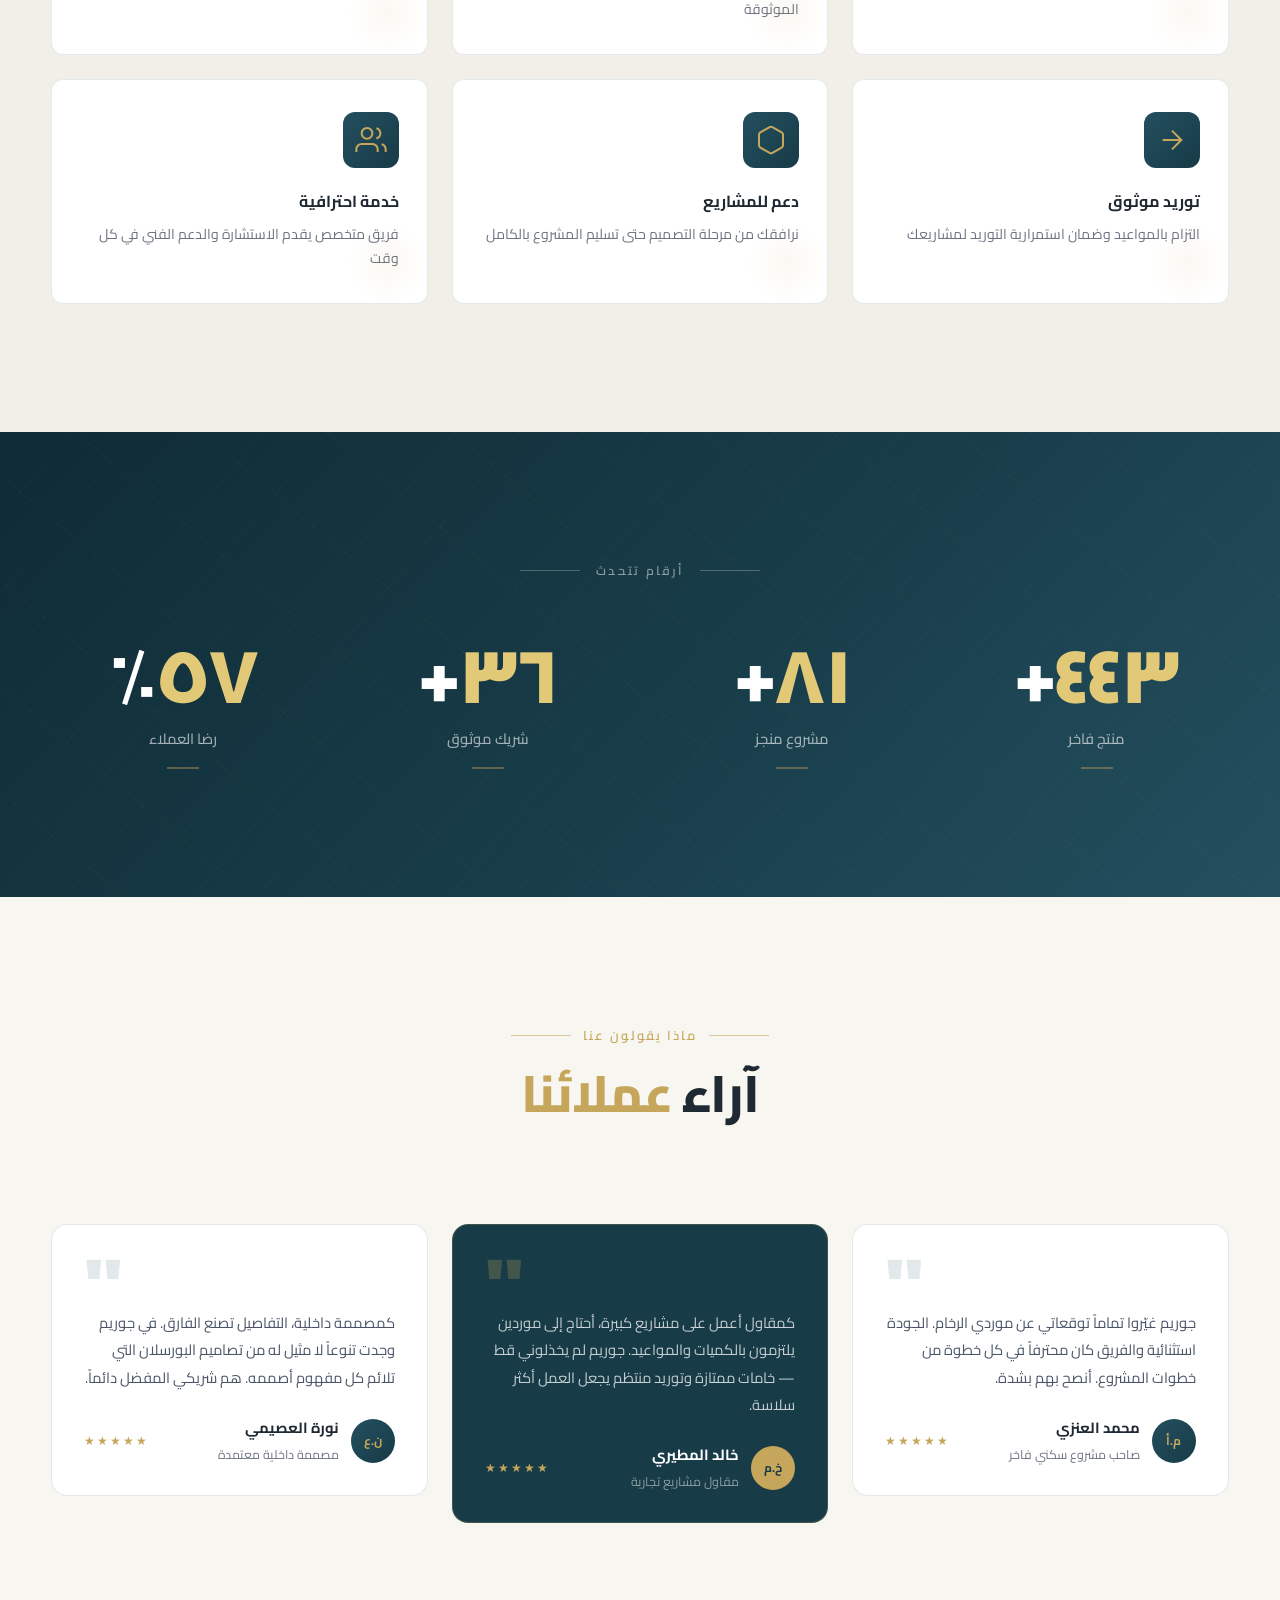
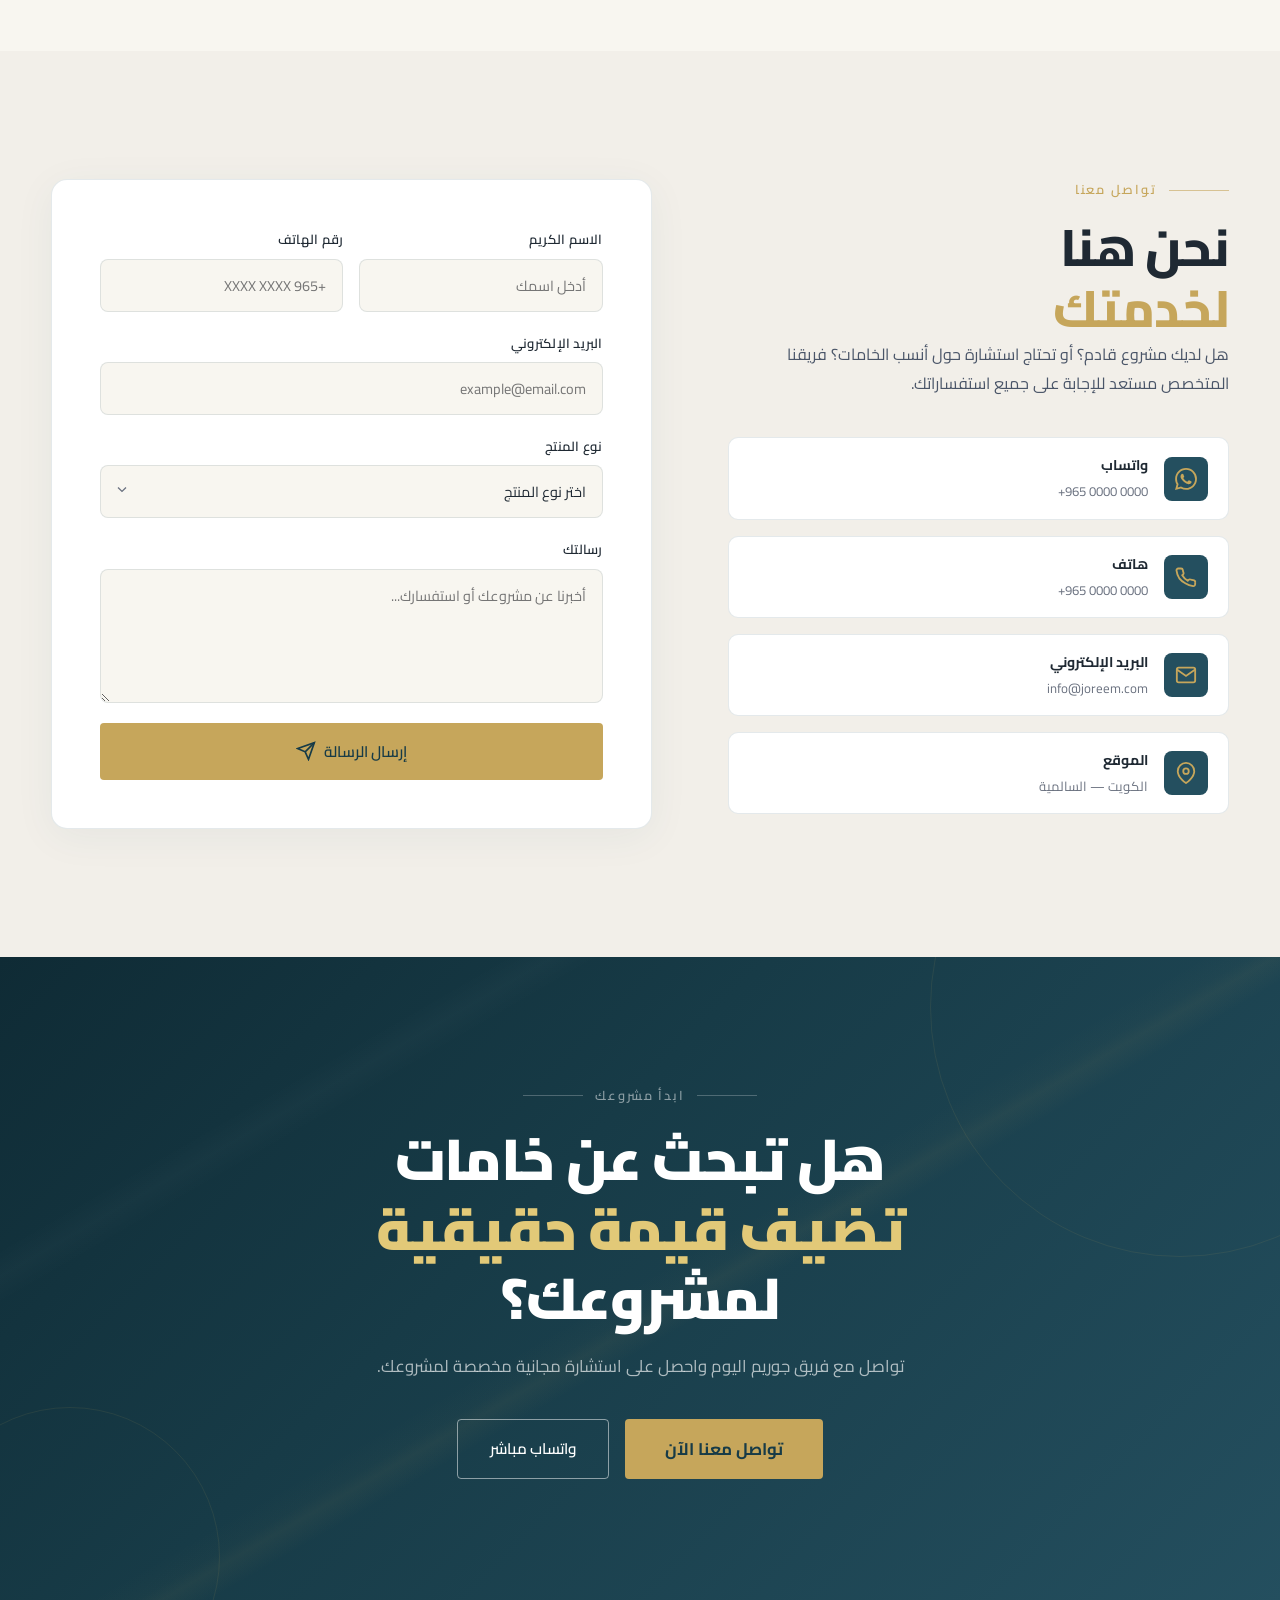
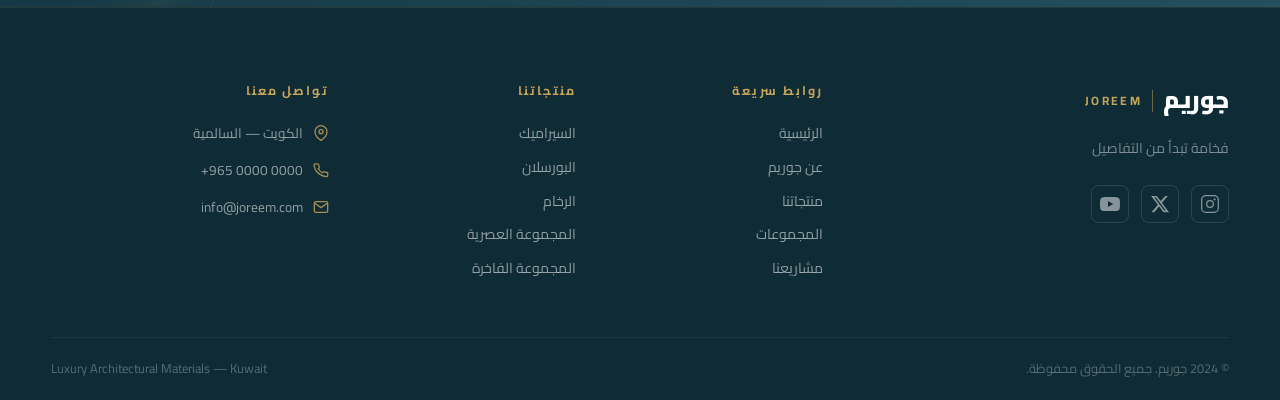
<file: projects/joreem-landing-page/index.html>
<!DOCTYPE html>
<html lang="ar" dir="rtl">
<head>
  <meta charset="UTF-8" />
  <meta name="viewport" content="width=device-width, initial-scale=1.0" />
  <title>جوريم | خامات معمارية فاخرة — سيراميك، بورسلان، رخام</title>
  <meta name="description" content="جوريم — وجهتك الأولى للسيراميك الفاخر والبورسلان والرخام في الكويت. خامات معمارية عالية الجودة لمشاريعك الاستثنائية." />
  <link rel="preconnect" href="https://fonts.googleapis.com" />
  <link rel="preconnect" href="https://fonts.gstatic.com" crossorigin />
  <link href="https://fonts.googleapis.com/css2?family=Cairo:wght@300;400;500;600;700;800;900&display=swap" rel="stylesheet" />
  <link rel="stylesheet" href="styles.css" />
</head>
<body>

  <!-- ===== HEADER ===== -->
  <header class="site-header" id="site-header">
    <div class="header-inner">
      <a href="#hero" class="logo" aria-label="جوريم">
        <span class="logo-ar">جوريم</span>
        <span class="logo-divider"></span>
        <span class="logo-en">JOREEM</span>
      </a>
      <nav class="main-nav" id="main-nav" aria-label="القائمة الرئيسية">
        <ul>
          <li><a href="#hero" class="nav-link">الرئيسية</a></li>
          <li><a href="#about" class="nav-link">عن جوريم</a></li>
          <li><a href="#products" class="nav-link">منتجاتنا</a></li>
          <li><a href="#collections" class="nav-link">المجموعات</a></li>
          <li><a href="#inspiration" class="nav-link">مشاريعنا</a></li>
          <li><a href="#contact" class="nav-link">اتصل بنا</a></li>
        </ul>
      </nav>
      <a href="#contact" class="btn btn-nav">اطلب استشارة</a>
      <button class="hamburger" id="hamburger" aria-label="فتح القائمة" aria-expanded="false">
        <span></span><span></span><span></span>
      </button>
    </div>
  </header>

  <div class="mobile-menu-overlay" id="mobile-overlay"></div>
  <div class="mobile-menu" id="mobile-menu">
    <button class="mobile-close" id="mobile-close" aria-label="إغلاق القائمة">✕</button>
    <ul>
      <li><a href="#hero" class="mobile-link">الرئيسية</a></li>
      <li><a href="#about" class="mobile-link">عن جوريم</a></li>
      <li><a href="#products" class="mobile-link">منتجاتنا</a></li>
      <li><a href="#collections" class="mobile-link">المجموعات</a></li>
      <li><a href="#inspiration" class="mobile-link">مشاريعنا</a></li>
      <li><a href="#contact" class="mobile-link">اتصل بنا</a></li>
    </ul>
    <a href="#contact" class="btn btn-primary mobile-cta">اطلب استشارة</a>
  </div>

  <main>

    <!-- ===== HERO ===== -->
    <section id="hero" class="hero">
      <div class="hero-bg">
        <div class="hero-marble-layer"></div>
        <div class="hero-grain"></div>
      </div>

      <div class="hero-container">
        <div class="hero-text reveal-up">
          <div class="hero-eyebrow">
            <span class="eyebrow-line"></span>
            <span>الكويت — خامات معمارية فاخرة</span>
          </div>
          <h1 class="hero-title">
            فخامة تبدأ<br />
            <span class="title-accent">من التفاصيل</span>
          </h1>
          <p class="hero-desc">
            نوفر تشكيلة مميزة من السيراميك والبورسلان والرخام<br />
            لتمنح مشاريعك مظهراً راقياً وجودة تدوم.
          </p>
          <div class="hero-actions">
            <a href="#products" class="btn btn-primary ripple-btn">
              <span>استعرض المنتجات</span>
              <svg width="20" height="20" viewBox="0 0 24 24" fill="none" stroke="currentColor" stroke-width="2"><polyline points="15 18 9 12 15 6"/></svg>
            </a>
            <a href="#contact" class="btn btn-ghost ripple-btn">اطلب استشارة</a>
          </div>
          <div class="hero-badges">
            <div class="badge"><span class="badge-dot"></span>خامات فاخرة</div>
            <div class="badge"><span class="badge-dot"></span>جودة موثوقة</div>
            <div class="badge"><span class="badge-dot"></span>تصاميم استثنائية</div>
          </div>
        </div>

        <div class="hero-visual" aria-hidden="true">
          <div class="hero-slab">
            <div class="slab-inner">
              <div class="slab-surface">
                <div class="slab-vein v1"></div>
                <div class="slab-vein v2"></div>
                <div class="slab-vein v3"></div>
                <div class="slab-shimmer"></div>
              </div>
              <div class="slab-label">
                <span class="slab-brand">JOREEM</span>
                <span class="slab-year">Est. 2024</span>
              </div>
            </div>
            <div class="slab-shadow"></div>
          </div>

          <div class="hero-geo">
            <div class="geo-ring"></div>
            <div class="geo-square-outline"></div>
            <div class="geo-dot-grid">
              <span></span><span></span><span></span>
              <span></span><span></span><span></span>
              <span></span><span></span><span></span>
            </div>
          </div>

          <div class="float-card float-top">
            <div class="float-icon">◈</div>
            <div class="float-text">
              <strong>+500</strong>
              <span>منتج فاخر</span>
            </div>
          </div>
          <div class="float-card float-mid">
            <div class="float-icon">✦</div>
            <div class="float-text">
              <strong>98٪</strong>
              <span>رضا العملاء</span>
            </div>
          </div>
          <div class="float-card float-bot">
            <div class="float-icon">◉</div>
            <div class="float-text">
              <strong>+100</strong>
              <span>مشروع منجز</span>
            </div>
          </div>
        </div>
      </div>

      <div class="hero-scroll-hint">
        <div class="scroll-line-anim"></div>
        <span>اكتشف المزيد</span>
      </div>
    </section>

    <!-- ===== ABOUT ===== -->
    <section id="about" class="about">
      <div class="about-inner">
        <div class="about-visual reveal-left" aria-hidden="true">
          <div class="about-card-bg">
            <div class="about-marble-slab"></div>
            <div class="about-gold-accent"></div>
          </div>
          <div class="about-stat-chip chip-1">
            <strong class="chip-number">10+</strong>
            <span>سنوات من الخبرة</span>
          </div>
          <div class="about-stat-chip chip-2">
            <strong class="chip-number">50+</strong>
            <span>شريك موثوق</span>
          </div>
          <div class="about-tagline">Excellence in Every Detail</div>
        </div>

        <div class="about-text reveal-right">
          <div class="section-label">
            <span class="label-line"></span>
            <span>من نحن</span>
          </div>
          <h2 class="section-title">عن <span class="gold-text">جوريم</span></h2>
          <p class="about-lead">
            جوريم هي وجهتك المتخصصة في توريد أرقى الخامات المعمارية في الكويت والمنطقة،
            تأسست برؤية واضحة: أن تكون كل مساحة تعكس الجودة والذوق الرفيع.
          </p>
          <p class="about-body">
            نقدم تشكيلة استثنائية من السيراميك والبورسلان والرخام المختارة بعناية من أفضل
            المصانع العالمية، لنمنح مشاريعك الروح التي تستحقها — من الفلل الفاخرة إلى
            المشاريع التجارية الكبرى.
          </p>
          <div class="about-pillars">
            <div class="pillar">
              <div class="pillar-icon">
                <svg width="24" height="24" viewBox="0 0 24 24" fill="none" stroke="currentColor" stroke-width="1.5"><path d="M12 2L2 7l10 5 10-5-10-5zM2 17l10 5 10-5M2 12l10 5 10-5"/></svg>
              </div>
              <div>
                <strong>جودة لا تُقارن</strong>
                <span>خامات مختارة من أعرق المصادر العالمية</span>
              </div>
            </div>
            <div class="pillar">
              <div class="pillar-icon">
                <svg width="24" height="24" viewBox="0 0 24 24" fill="none" stroke="currentColor" stroke-width="1.5"><circle cx="12" cy="12" r="10"/><path d="M12 6v6l4 2"/></svg>
              </div>
              <div>
                <strong>توريد سريع وموثوق</strong>
                <span>سلسلة توريد احترافية ومضمونة</span>
              </div>
            </div>
            <div class="pillar">
              <div class="pillar-icon">
                <svg width="24" height="24" viewBox="0 0 24 24" fill="none" stroke="currentColor" stroke-width="1.5"><path d="M17 21v-2a4 4 0 0 0-4-4H5a4 4 0 0 0-4 4v2"/><circle cx="9" cy="7" r="4"/><path d="M23 21v-2a4 4 0 0 0-3-3.87"/><path d="M16 3.13a4 4 0 0 1 0 7.75"/></svg>
              </div>
              <div>
                <strong>دعم متخصص</strong>
                <span>فريق خبراء يرافقك في كل مرحلة</span>
              </div>
            </div>
          </div>
        </div>
      </div>
    </section>

    <!-- ===== PRODUCTS ===== -->
    <section id="products" class="products">
      <div class="section-header-centered reveal-up">
        <div class="section-label centered">
          <span class="label-line"></span>
          <span>تشكيلتنا</span>
          <span class="label-line"></span>
        </div>
        <h2 class="section-title">منتجاتنا <span class="gold-text">الفاخرة</span></h2>
        <p class="section-sub">كل مجموعة تُعبّر عن هوية بصرية استثنائية بخامات تدوم.</p>
      </div>

      <!-- CERAMIC -->
      <div class="product-showcase ceramic-showcase">
        <div class="product-visual reveal-left" aria-hidden="true">
          <div class="material-canvas ceramic-canvas">
            <div class="ceramic-grid">
              <div class="ctile" data-i="1"></div><div class="ctile" data-i="2"></div><div class="ctile" data-i="3"></div>
              <div class="ctile" data-i="4"></div><div class="ctile" data-i="5"></div><div class="ctile" data-i="6"></div>
              <div class="ctile" data-i="7"></div><div class="ctile" data-i="8"></div><div class="ctile" data-i="9"></div>
            </div>
            <div class="canvas-label">Ceramic</div>
          </div>
        </div>
        <div class="product-info reveal-right">
          <div class="product-number">01</div>
          <h3 class="product-title">السيراميك</h3>
          <div class="product-divider"></div>
          <p class="product-desc">
            تشكيلة واسعة من السيراميك الفاخر بألوان وأنماط لا حصر لها، مثالية للأرضيات
            والجدران في المساحات السكنية والتجارية. مقاومة عالية ومظهر راقٍ يدوم.
          </p>
          <ul class="product-specs">
            <li><span class="spec-dot"></span>مقاومة عالية للصدمات والبلل</li>
            <li><span class="spec-dot"></span>تصاميم بأحجام متعددة من 30×30 حتى 120×120</li>
            <li><span class="spec-dot"></span>سهل التنظيف والصيانة</li>
            <li><span class="spec-dot"></span>مناسب للداخل والخارج</li>
          </ul>
          <a href="#contact" class="btn btn-outline ripple-btn">طلب عينات</a>
        </div>
      </div>

      <!-- PORCELAIN -->
      <div class="product-showcase porcelain-showcase alt-layout">
        <div class="product-info reveal-left">
          <div class="product-number">02</div>
          <h3 class="product-title">البورسلان</h3>
          <div class="product-divider"></div>
          <p class="product-desc">
            البورسلان المدمج من أعلى درجات الجودة — متانة فائقة وكثافة عالية، يُحاكي
            جماليات الرخام الطبيعي والخشب والحجر بتقنيات طباعة ثلاثية الأبعاد متطورة.
          </p>
          <ul class="product-specs">
            <li><span class="spec-dot"></span>صلابة استثنائية ومقاومة للخدش</li>
            <li><span class="spec-dot"></span>ألواح كبيرة حتى 160×320 سم</li>
            <li><span class="spec-dot"></span>تشطيبات متعددة: مات، لامع، ريكتفيد</li>
            <li><span class="spec-dot"></span>مناسب للمطابخ والحمامات والواجهات</li>
          </ul>
          <a href="#contact" class="btn btn-outline ripple-btn">طلب عينات</a>
        </div>
        <div class="product-visual reveal-right" aria-hidden="true">
          <div class="material-canvas porcelain-canvas">
            <div class="porcelain-surface">
              <div class="p-layer l1"></div>
              <div class="p-layer l2"></div>
              <div class="p-shine"></div>
            </div>
            <div class="porcelain-tile-edge"></div>
            <div class="canvas-label">Porcelain</div>
          </div>
        </div>
      </div>

      <!-- MARBLE -->
      <div class="product-showcase marble-showcase">
        <div class="product-visual reveal-left" aria-hidden="true">
          <div class="material-canvas marble-canvas">
            <div class="marble-surface">
              <div class="m-vein mv1"></div>
              <div class="m-vein mv2"></div>
              <div class="m-vein mv3"></div>
              <div class="m-gold-vein"></div>
              <div class="m-shimmer"></div>
            </div>
            <div class="marble-corner-detail"></div>
            <div class="canvas-label gold-label">Marble</div>
          </div>
        </div>
        <div class="product-info reveal-right">
          <div class="product-number gold-num">03</div>
          <h3 class="product-title">الرخام</h3>
          <div class="product-divider gold-divider"></div>
          <p class="product-desc">
            الرخام الطبيعي — أيقونة الفخامة الأبدية. كل قطعة فريدة بتفاصيلها وعروقها
            الطبيعية، مستورد من أرقى مقالع إيطاليا وتركيا والبرازيل وغيرها.
          </p>
          <ul class="product-specs">
            <li><span class="spec-dot gold-dot"></span>رخام طبيعي 100٪ من أفضل المقالع</li>
            <li><span class="spec-dot gold-dot"></span>أنواع: كررا، بورتوورو، بيج كريما وأكثر</li>
            <li><span class="spec-dot gold-dot"></span>تشطيب مجلوخ وحريري وأوتدور</li>
            <li><span class="spec-dot gold-dot"></span>مثالي للمبانى الراقية والفنادق</li>
          </ul>
          <a href="#contact" class="btn btn-primary ripple-btn">طلب استشارة</a>
        </div>
      </div>
    </section>

    <!-- ===== COLLECTIONS ===== -->
    <section id="collections" class="collections">
      <div class="collections-inner">
        <div class="section-header-right reveal-up">
          <div class="section-label">
            <span class="label-line"></span>
            <span>مجموعاتنا</span>
          </div>
          <h2 class="section-title">المجموعات <span class="gold-text">المميزة</span></h2>
          <p class="section-sub">كل مجموعة تروي قصة من الأناقة والتميز.</p>
        </div>

        <div class="collections-grid">
          <div class="col-card col-card-large reveal-up" data-delay="0">
            <div class="col-bg modern-bg" aria-hidden="true">
              <div class="col-pattern pattern-modern"></div>
              <div class="col-overlay"></div>
            </div>
            <div class="col-content">
              <span class="col-tag">Collection 01</span>
              <h3>المجموعة العصرية</h3>
              <p>خطوط نظيفة وألوان محايدة تتناغم مع التصاميم الحديثة</p>
              <a href="#contact" class="col-link">اكتشف المجموعة ←</a>
            </div>
          </div>
          <div class="col-card reveal-up" data-delay="100">
            <div class="col-bg classic-bg" aria-hidden="true">
              <div class="col-pattern pattern-classic"></div>
              <div class="col-overlay"></div>
            </div>
            <div class="col-content">
              <span class="col-tag">Collection 02</span>
              <h3>المجموعة الكلاسيكية</h3>
              <p>روعة الكلاسيكية بتفاصيل دقيقة وأناقة خالدة</p>
              <a href="#contact" class="col-link">اكتشف المجموعة ←</a>
            </div>
          </div>
          <div class="col-card reveal-up" data-delay="200">
            <div class="col-bg luxury-bg" aria-hidden="true">
              <div class="col-pattern pattern-luxury"></div>
              <div class="col-overlay"></div>
            </div>
            <div class="col-content">
              <span class="col-tag">Collection 03</span>
              <h3>المجموعة الفاخرة</h3>
              <p>الذروة في الرقي والفخامة لأرقى المشاريع الحصرية</p>
              <a href="#contact" class="col-link">اكتشف المجموعة ←</a>
            </div>
          </div>
        </div>
      </div>
    </section>

    <!-- ===== INSPIRATION ===== -->
    <section id="inspiration" class="inspiration">
      <div class="inspiration-inner">
        <div class="section-header-centered reveal-up">
          <div class="section-label centered">
            <span class="label-line"></span>
            <span>مصدر الإلهام</span>
            <span class="label-line"></span>
          </div>
          <h2 class="section-title">تطبيقات <span class="gold-text">جوريم</span></h2>
          <p class="section-sub">من الفلل الفاخرة إلى المشاريع التجارية الكبرى.</p>
        </div>

        <div class="inspiration-grid">
          <div class="insp-card insp-large reveal-up" data-delay="0">
            <div class="insp-visual villa-visual" aria-hidden="true">
              <div class="insp-floor-pattern"></div>
              <div class="insp-gradient-overlay"></div>
            </div>
            <div class="insp-label">
              <span class="insp-icon">⌂</span>
              <span>الفلل السكنية</span>
            </div>
          </div>
          <div class="insp-card reveal-up" data-delay="100">
            <div class="insp-visual bath-visual" aria-hidden="true">
              <div class="insp-marble-wall"></div>
              <div class="insp-gradient-overlay"></div>
            </div>
            <div class="insp-label">
              <span class="insp-icon">◫</span>
              <span>الحمامات الفاخرة</span>
            </div>
          </div>
          <div class="insp-card reveal-up" data-delay="200">
            <div class="insp-visual living-visual" aria-hidden="true">
              <div class="insp-ceramic-floor"></div>
              <div class="insp-gradient-overlay"></div>
            </div>
            <div class="insp-label">
              <span class="insp-icon">◱</span>
              <span>غرف المعيشة</span>
            </div>
          </div>
          <div class="insp-card insp-wide reveal-up" data-delay="300">
            <div class="insp-visual commercial-visual" aria-hidden="true">
              <div class="insp-porcelain-lobby"></div>
              <div class="insp-gradient-overlay"></div>
            </div>
            <div class="insp-label">
              <span class="insp-icon">▣</span>
              <span>المشاريع التجارية</span>
            </div>
          </div>
        </div>
      </div>
    </section>

    <!-- ===== WHY JOREEM ===== -->
    <section id="why" class="why-joreem">
      <div class="why-inner">
        <div class="why-header reveal-up">
          <div class="section-label centered">
            <span class="label-line"></span>
            <span>لماذا جوريم؟</span>
            <span class="label-line"></span>
          </div>
          <h2 class="section-title">ما يميّزنا <span class="gold-text">عن غيرنا</span></h2>
        </div>
        <div class="why-grid">
          <div class="why-item reveal-up" data-delay="0">
            <div class="why-icon">
              <svg width="32" height="32" viewBox="0 0 24 24" fill="none" stroke="currentColor" stroke-width="1.5"><path d="M12 22s8-4 8-10V5l-8-3-8 3v7c0 6 8 10 8 10z"/></svg>
            </div>
            <h4>جودة مختارة بعناية</h4>
            <p>كل منتج يخضع لمعايير اختيار صارمة قبل وصوله إليك</p>
          </div>
          <div class="why-item reveal-up" data-delay="80">
            <div class="why-icon">
              <svg width="32" height="32" viewBox="0 0 24 24" fill="none" stroke="currentColor" stroke-width="1.5"><circle cx="12" cy="8" r="6"/><path d="M15.477 12.89L17 22l-5-3-5 3 1.523-9.11"/></svg>
            </div>
            <h4>خامات عالية الجودة</h4>
            <p>مستوردة من أفضل المصانع والمقالع العالمية الموثوقة</p>
          </div>
          <div class="why-item reveal-up" data-delay="160">
            <div class="why-icon">
              <svg width="32" height="32" viewBox="0 0 24 24" fill="none" stroke="currentColor" stroke-width="1.5"><rect x="3" y="3" width="7" height="7"/><rect x="14" y="3" width="7" height="7"/><rect x="14" y="14" width="7" height="7"/><rect x="3" y="14" width="7" height="7"/></svg>
            </div>
            <h4>خيارات متنوعة</h4>
            <p>مئات التصاميم والأحجام والألوان لتناسب كل رؤية إبداعية</p>
          </div>
          <div class="why-item reveal-up" data-delay="240">
            <div class="why-icon">
              <svg width="32" height="32" viewBox="0 0 24 24" fill="none" stroke="currentColor" stroke-width="1.5"><path d="M5 12h14"/><path d="M12 5l7 7-7 7"/></svg>
            </div>
            <h4>توريد موثوق</h4>
            <p>التزام بالمواعيد وضمان استمرارية التوريد لمشاريعك</p>
          </div>
          <div class="why-item reveal-up" data-delay="320">
            <div class="why-icon">
              <svg width="32" height="32" viewBox="0 0 24 24" fill="none" stroke="currentColor" stroke-width="1.5"><path d="M21 16V8a2 2 0 0 0-1-1.73l-7-4a2 2 0 0 0-2 0l-7 4A2 2 0 0 0 3 8v8a2 2 0 0 0 1 1.73l7 4a2 2 0 0 0 2 0l7-4A2 2 0 0 0 21 16z"/></svg>
            </div>
            <h4>دعم للمشاريع</h4>
            <p>نرافقك من مرحلة التصميم حتى تسليم المشروع بالكامل</p>
          </div>
          <div class="why-item reveal-up" data-delay="400">
            <div class="why-icon">
              <svg width="32" height="32" viewBox="0 0 24 24" fill="none" stroke="currentColor" stroke-width="1.5"><path d="M17 21v-2a4 4 0 0 0-4-4H5a4 4 0 0 0-4 4v2"/><circle cx="9" cy="7" r="4"/><path d="M23 21v-2a4 4 0 0 0-3-3.87"/><path d="M16 3.13a4 4 0 0 1 0 7.75"/></svg>
            </div>
            <h4>خدمة احترافية</h4>
            <p>فريق متخصص يقدم الاستشارة والدعم الفني في كل وقت</p>
          </div>
        </div>
      </div>
    </section>

    <!-- ===== STATISTICS ===== -->
    <section id="stats" class="stats">
      <div class="stats-bg" aria-hidden="true">
        <div class="stats-marble-overlay"></div>
      </div>
      <div class="stats-inner">
        <div class="stats-label reveal-up">
          <span class="label-line white"></span>
          <span>أرقام تتحدث</span>
          <span class="label-line white"></span>
        </div>
        <div class="stats-grid">
          <div class="stat-item reveal-up" data-delay="0">
            <div class="stat-number"><span class="counter" data-target="500">0</span>+</div>
            <div class="stat-label">منتج فاخر</div>
            <div class="stat-line"></div>
          </div>
          <div class="stat-item reveal-up" data-delay="100">
            <div class="stat-number"><span class="counter" data-target="100">0</span>+</div>
            <div class="stat-label">مشروع منجز</div>
            <div class="stat-line"></div>
          </div>
          <div class="stat-item reveal-up" data-delay="200">
            <div class="stat-number"><span class="counter" data-target="50">0</span>+</div>
            <div class="stat-label">شريك موثوق</div>
            <div class="stat-line"></div>
          </div>
          <div class="stat-item reveal-up" data-delay="300">
            <div class="stat-number"><span class="counter" data-target="98">0</span>٪</div>
            <div class="stat-label">رضا العملاء</div>
            <div class="stat-line"></div>
          </div>
        </div>
      </div>
    </section>

    <!-- ===== TESTIMONIALS ===== -->
    <section id="testimonials" class="testimonials">
      <div class="testimonials-inner">
        <div class="section-header-centered reveal-up">
          <div class="section-label centered">
            <span class="label-line"></span>
            <span>ماذا يقولون عنا</span>
            <span class="label-line"></span>
          </div>
          <h2 class="section-title">آراء <span class="gold-text">عملائنا</span></h2>
        </div>

        <div class="testimonials-grid">
          <div class="testi-card reveal-up" data-delay="0">
            <div class="testi-quote">"</div>
            <p class="testi-text">
              جوريم غيّروا تماماً توقعاتي عن موردي الرخام. الجودة استثنائية والفريق كان
              محترفاً في كل خطوة من خطوات المشروع. أنصح بهم بشدة.
            </p>
            <div class="testi-author">
              <div class="testi-avatar">م.أ</div>
              <div>
                <strong>محمد العنزي</strong>
                <span>صاحب مشروع سكني فاخر</span>
              </div>
              <div class="testi-stars">★★★★★</div>
            </div>
          </div>
          <div class="testi-card testi-featured reveal-up" data-delay="150">
            <div class="testi-quote">"</div>
            <p class="testi-text">
              كمقاول أعمل على مشاريع كبيرة، أحتاج إلى موردين يلتزمون بالكميات والمواعيد.
              جوريم لم يخذلوني قط — خامات ممتازة وتوريد منتظم يجعل العمل أكثر سلاسة.
            </p>
            <div class="testi-author">
              <div class="testi-avatar">خ.م</div>
              <div>
                <strong>خالد المطيري</strong>
                <span>مقاول مشاريع تجارية</span>
              </div>
              <div class="testi-stars">★★★★★</div>
            </div>
          </div>
          <div class="testi-card reveal-up" data-delay="300">
            <div class="testi-quote">"</div>
            <p class="testi-text">
              كمصممة داخلية، التفاصيل تصنع الفارق. في جوريم وجدت تنوعاً لا مثيل له من
              تصاميم البورسلان التي تلائم كل مفهوم أصممه. هم شريكي المفضل دائماً.
            </p>
            <div class="testi-author">
              <div class="testi-avatar">ن.ع</div>
              <div>
                <strong>نورة العصيمي</strong>
                <span>مصممة داخلية معتمدة</span>
              </div>
              <div class="testi-stars">★★★★★</div>
            </div>
          </div>
        </div>
      </div>
    </section>

    <!-- ===== CONTACT ===== -->
    <section id="contact" class="contact">
      <div class="contact-inner">
        <div class="contact-info reveal-left">
          <div class="section-label">
            <span class="label-line"></span>
            <span>تواصل معنا</span>
          </div>
          <h2 class="section-title">نحن هنا<br /><span class="gold-text">لخدمتك</span></h2>
          <p class="contact-desc">
            هل لديك مشروع قادم؟ أو تحتاج استشارة حول أنسب الخامات؟ فريقنا المتخصص
            مستعد للإجابة على جميع استفساراتك.
          </p>
          <div class="contact-details">
            <a href="https://wa.me/96500000000" class="contact-item" target="_blank" rel="noopener">
              <div class="ci-icon">
                <svg width="22" height="22" viewBox="0 0 24 24" fill="currentColor"><path d="M17.472 14.382c-.297-.149-1.758-.867-2.03-.967-.273-.099-.471-.148-.67.15-.197.297-.767.966-.94 1.164-.173.199-.347.223-.644.075-.297-.15-1.255-.463-2.39-1.475-.883-.788-1.48-1.761-1.653-2.059-.173-.297-.018-.458.13-.606.134-.133.298-.347.446-.52.149-.174.198-.298.298-.497.099-.198.05-.371-.025-.52-.075-.149-.669-1.612-.916-2.207-.242-.579-.487-.5-.669-.51-.173-.008-.371-.01-.57-.01-.198 0-.52.074-.792.372-.272.297-1.04 1.016-1.04 2.479 0 1.462 1.065 2.875 1.213 3.074.149.198 2.096 3.2 5.077 4.487.709.306 1.262.489 1.694.625.712.227 1.36.195 1.871.118.571-.085 1.758-.719 2.006-1.413.248-.694.248-1.289.173-1.413-.074-.124-.272-.198-.57-.347m-5.421 7.403h-.004a9.87 9.87 0 01-5.031-1.378l-.361-.214-3.741.982.998-3.648-.235-.374a9.86 9.86 0 01-1.51-5.26c.001-5.45 4.436-9.884 9.888-9.884 2.64 0 5.122 1.03 6.988 2.898a9.825 9.825 0 012.893 6.994c-.003 5.45-4.437 9.884-9.885 9.884m8.413-18.297A11.815 11.815 0 0012.05 0C5.495 0 .16 5.335.157 11.892c0 2.096.547 4.142 1.588 5.945L.057 24l6.305-1.654a11.882 11.882 0 005.683 1.448h.005c6.554 0 11.89-5.335 11.893-11.893a11.821 11.821 0 00-3.48-8.413Z"/></svg>
              </div>
              <div>
                <strong>واتساب</strong>
                <span dir="ltr">+965 0000 0000</span>
              </div>
            </a>
            <a href="tel:+96500000000" class="contact-item">
              <div class="ci-icon">
                <svg width="22" height="22" viewBox="0 0 24 24" fill="none" stroke="currentColor" stroke-width="2"><path d="M22 16.92v3a2 2 0 0 1-2.18 2 19.79 19.79 0 0 1-8.63-3.07A19.5 19.5 0 0 1 4.69 13.5 19.79 19.79 0 0 1 1.61 4.88 2 2 0 0 1 3.59 2.7h3a2 2 0 0 1 2 1.72c.127.96.361 1.903.7 2.81a2 2 0 0 1-.45 2.11L7.91 10.1a16 16 0 0 0 6 6l.92-.92a2 2 0 0 1 2.11-.45c.907.339 1.85.573 2.81.7A2 2 0 0 1 21.9 18l.02-1.08z"/></svg>
              </div>
              <div>
                <strong>هاتف</strong>
                <span dir="ltr">+965 0000 0000</span>
              </div>
            </a>
            <a href="mailto:info@joreem.com" class="contact-item">
              <div class="ci-icon">
                <svg width="22" height="22" viewBox="0 0 24 24" fill="none" stroke="currentColor" stroke-width="2"><path d="M4 4h16c1.1 0 2 .9 2 2v12c0 1.1-.9 2-2 2H4c-1.1 0-2-.9-2-2V6c0-1.1.9-2 2-2z"/><polyline points="22,6 12,13 2,6"/></svg>
              </div>
              <div>
                <strong>البريد الإلكتروني</strong>
                <span>info@joreem.com</span>
              </div>
            </a>
            <div class="contact-item">
              <div class="ci-icon">
                <svg width="22" height="22" viewBox="0 0 24 24" fill="none" stroke="currentColor" stroke-width="2"><path d="M21 10c0 7-9 13-9 13s-9-6-9-13a9 9 0 0 1 18 0z"/><circle cx="12" cy="10" r="3"/></svg>
              </div>
              <div>
                <strong>الموقع</strong>
                <span>الكويت — السالمية</span>
              </div>
            </div>
          </div>
        </div>

        <div class="contact-form-wrapper reveal-right">
          <form class="contact-form" id="contact-form" novalidate>
            <div class="form-grid">
              <div class="form-group">
                <label for="name">الاسم الكريم</label>
                <input type="text" id="name" name="name" placeholder="أدخل اسمك" required />
              </div>
              <div class="form-group">
                <label for="phone">رقم الهاتف</label>
                <input type="tel" id="phone" name="phone" placeholder="+965 XXXX XXXX" required />
              </div>
            </div>
            <div class="form-group">
              <label for="email">البريد الإلكتروني</label>
              <input type="email" id="email" name="email" placeholder="example@email.com" />
            </div>
            <div class="form-group">
              <label for="product-type">نوع المنتج</label>
              <div class="select-wrapper">
                <select id="product-type" name="product-type" required>
                  <option value="" disabled selected>اختر نوع المنتج</option>
                  <option value="ceramic">سيراميك</option>
                  <option value="porcelain">بورسلان</option>
                  <option value="marble">رخام</option>
                  <option value="all">جميع المنتجات</option>
                </select>
                <div class="select-arrow">
                  <svg width="16" height="16" viewBox="0 0 24 24" fill="none" stroke="currentColor" stroke-width="2"><polyline points="6 9 12 15 18 9"/></svg>
                </div>
              </div>
            </div>
            <div class="form-group">
              <label for="message">رسالتك</label>
              <textarea id="message" name="message" rows="4" placeholder="أخبرنا عن مشروعك أو استفسارك..."></textarea>
            </div>
            <button type="submit" class="btn btn-primary btn-full ripple-btn">
              <span>إرسال الرسالة</span>
              <svg width="20" height="20" viewBox="0 0 24 24" fill="none" stroke="currentColor" stroke-width="2"><line x1="22" y1="2" x2="11" y2="13"/><polygon points="22 2 15 22 11 13 2 9 22 2"/></svg>
            </button>
            <div class="form-success" id="form-success" aria-live="polite">
              <svg width="24" height="24" viewBox="0 0 24 24" fill="none" stroke="currentColor" stroke-width="2"><polyline points="20 6 9 17 4 12"/></svg>
              <span>شكراً! سنتواصل معك قريباً.</span>
            </div>
          </form>
        </div>
      </div>
    </section>

    <!-- ===== FINAL CTA ===== -->
    <section class="final-cta">
      <div class="cta-bg" aria-hidden="true">
        <div class="cta-marble-overlay"></div>
        <div class="cta-geo-accent g1"></div>
        <div class="cta-geo-accent g2"></div>
      </div>
      <div class="cta-inner reveal-up">
        <div class="section-label centered white-label">
          <span class="label-line white"></span>
          <span>ابدأ مشروعك</span>
          <span class="label-line white"></span>
        </div>
        <h2 class="cta-title">هل تبحث عن خامات<br /><span class="cta-gold">تضيف قيمة حقيقية</span><br />لمشروعك؟</h2>
        <p class="cta-sub">تواصل مع فريق جوريم اليوم واحصل على استشارة مجانية مخصصة لمشروعك.</p>
        <div class="cta-actions">
          <a href="#contact" class="btn btn-gold ripple-btn">تواصل معنا الآن</a>
          <a href="https://wa.me/96500000000" class="btn btn-ghost-white ripple-btn" target="_blank" rel="noopener">واتساب مباشر</a>
        </div>
      </div>
    </section>

  </main>

  <!-- ===== FOOTER ===== -->
  <footer class="site-footer">
    <div class="footer-inner">
      <div class="footer-brand">
        <a href="#hero" class="logo footer-logo">
          <span class="logo-ar">جوريم</span>
          <span class="logo-divider"></span>
          <span class="logo-en">JOREEM</span>
        </a>
        <p class="footer-tagline">فخامة تبدأ من التفاصيل</p>
        <div class="footer-social">
          <a href="#" aria-label="إنستغرام" class="social-link">
            <svg width="20" height="20" viewBox="0 0 24 24" fill="none" stroke="currentColor" stroke-width="1.5"><rect x="2" y="2" width="20" height="20" rx="5" ry="5"/><circle cx="12" cy="12" r="4"/><circle cx="17.5" cy="6.5" r="0.5" fill="currentColor"/></svg>
          </a>
          <a href="#" aria-label="تويتر" class="social-link">
            <svg width="20" height="20" viewBox="0 0 24 24" fill="currentColor"><path d="M18.244 2.25h3.308l-7.227 8.26 8.502 11.24H16.17l-5.214-6.817L4.99 21.75H1.68l7.73-8.835L1.254 2.25H8.08l4.713 6.231zm-1.161 17.52h1.833L7.084 4.126H5.117z"/></svg>
          </a>
          <a href="#" aria-label="يوتيوب" class="social-link">
            <svg width="20" height="20" viewBox="0 0 24 24" fill="currentColor"><path d="M23.498 6.186a3.016 3.016 0 0 0-2.122-2.136C19.505 3.545 12 3.545 12 3.545s-7.505 0-9.377.505A3.017 3.017 0 0 0 .502 6.186C0 8.07 0 12 0 12s0 3.93.502 5.814a3.016 3.016 0 0 0 2.122 2.136c1.871.505 9.376.505 9.376.505s7.505 0 9.377-.505a3.015 3.015 0 0 0 2.122-2.136C24 15.93 24 12 24 12s0-3.93-.502-5.814zM9.545 15.568V8.432L15.818 12l-6.273 3.568z"/></svg>
          </a>
        </div>
      </div>

      <div class="footer-nav-col">
        <h5>روابط سريعة</h5>
        <ul>
          <li><a href="#hero">الرئيسية</a></li>
          <li><a href="#about">عن جوريم</a></li>
          <li><a href="#products">منتجاتنا</a></li>
          <li><a href="#collections">المجموعات</a></li>
          <li><a href="#inspiration">مشاريعنا</a></li>
        </ul>
      </div>

      <div class="footer-nav-col">
        <h5>منتجاتنا</h5>
        <ul>
          <li><a href="#products">السيراميك</a></li>
          <li><a href="#products">البورسلان</a></li>
          <li><a href="#products">الرخام</a></li>
          <li><a href="#collections">المجموعة العصرية</a></li>
          <li><a href="#collections">المجموعة الفاخرة</a></li>
        </ul>
      </div>

      <div class="footer-contact-col">
        <h5>تواصل معنا</h5>
        <ul>
          <li>
            <svg width="16" height="16" viewBox="0 0 24 24" fill="none" stroke="currentColor" stroke-width="2"><path d="M21 10c0 7-9 13-9 13s-9-6-9-13a9 9 0 0 1 18 0z"/><circle cx="12" cy="10" r="3"/></svg>
            <span>الكويت — السالمية</span>
          </li>
          <li>
            <svg width="16" height="16" viewBox="0 0 24 24" fill="none" stroke="currentColor" stroke-width="2"><path d="M22 16.92v3a2 2 0 0 1-2.18 2 19.79 19.79 0 0 1-8.63-3.07A19.5 19.5 0 0 1 4.69 13.5 19.79 19.79 0 0 1 1.61 4.88 2 2 0 0 1 3.59 2.7h3a2 2 0 0 1 2 1.72c.127.96.361 1.903.7 2.81a2 2 0 0 1-.45 2.11L7.91 10.1a16 16 0 0 0 6 6l.92-.92a2 2 0 0 1 2.11-.45c.907.339 1.85.573 2.81.7A2 2 0 0 1 21.9 18l.02-1.08z"/></svg>
            <span dir="ltr">+965 0000 0000</span>
          </li>
          <li>
            <svg width="16" height="16" viewBox="0 0 24 24" fill="none" stroke="currentColor" stroke-width="2"><path d="M4 4h16c1.1 0 2 .9 2 2v12c0 1.1-.9 2-2 2H4c-1.1 0-2-.9-2-2V6c0-1.1.9-2 2-2z"/><polyline points="22,6 12,13 2,6"/></svg>
            <span>info@joreem.com</span>
          </li>
        </ul>
      </div>
    </div>
    <div class="footer-bottom">
      <div class="footer-bottom-inner">
        <p>© 2024 جوريم. جميع الحقوق محفوظة.</p>
        <p class="footer-tagline-bottom">Luxury Architectural Materials — Kuwait</p>
      </div>
    </div>
  </footer>

  <div class="cursor-dot" id="cursor-dot" aria-hidden="true"></div>
  <div class="cursor-ring" id="cursor-ring" aria-hidden="true"></div>

  <script src="script.js"></script>
</body>
</html>
</file>
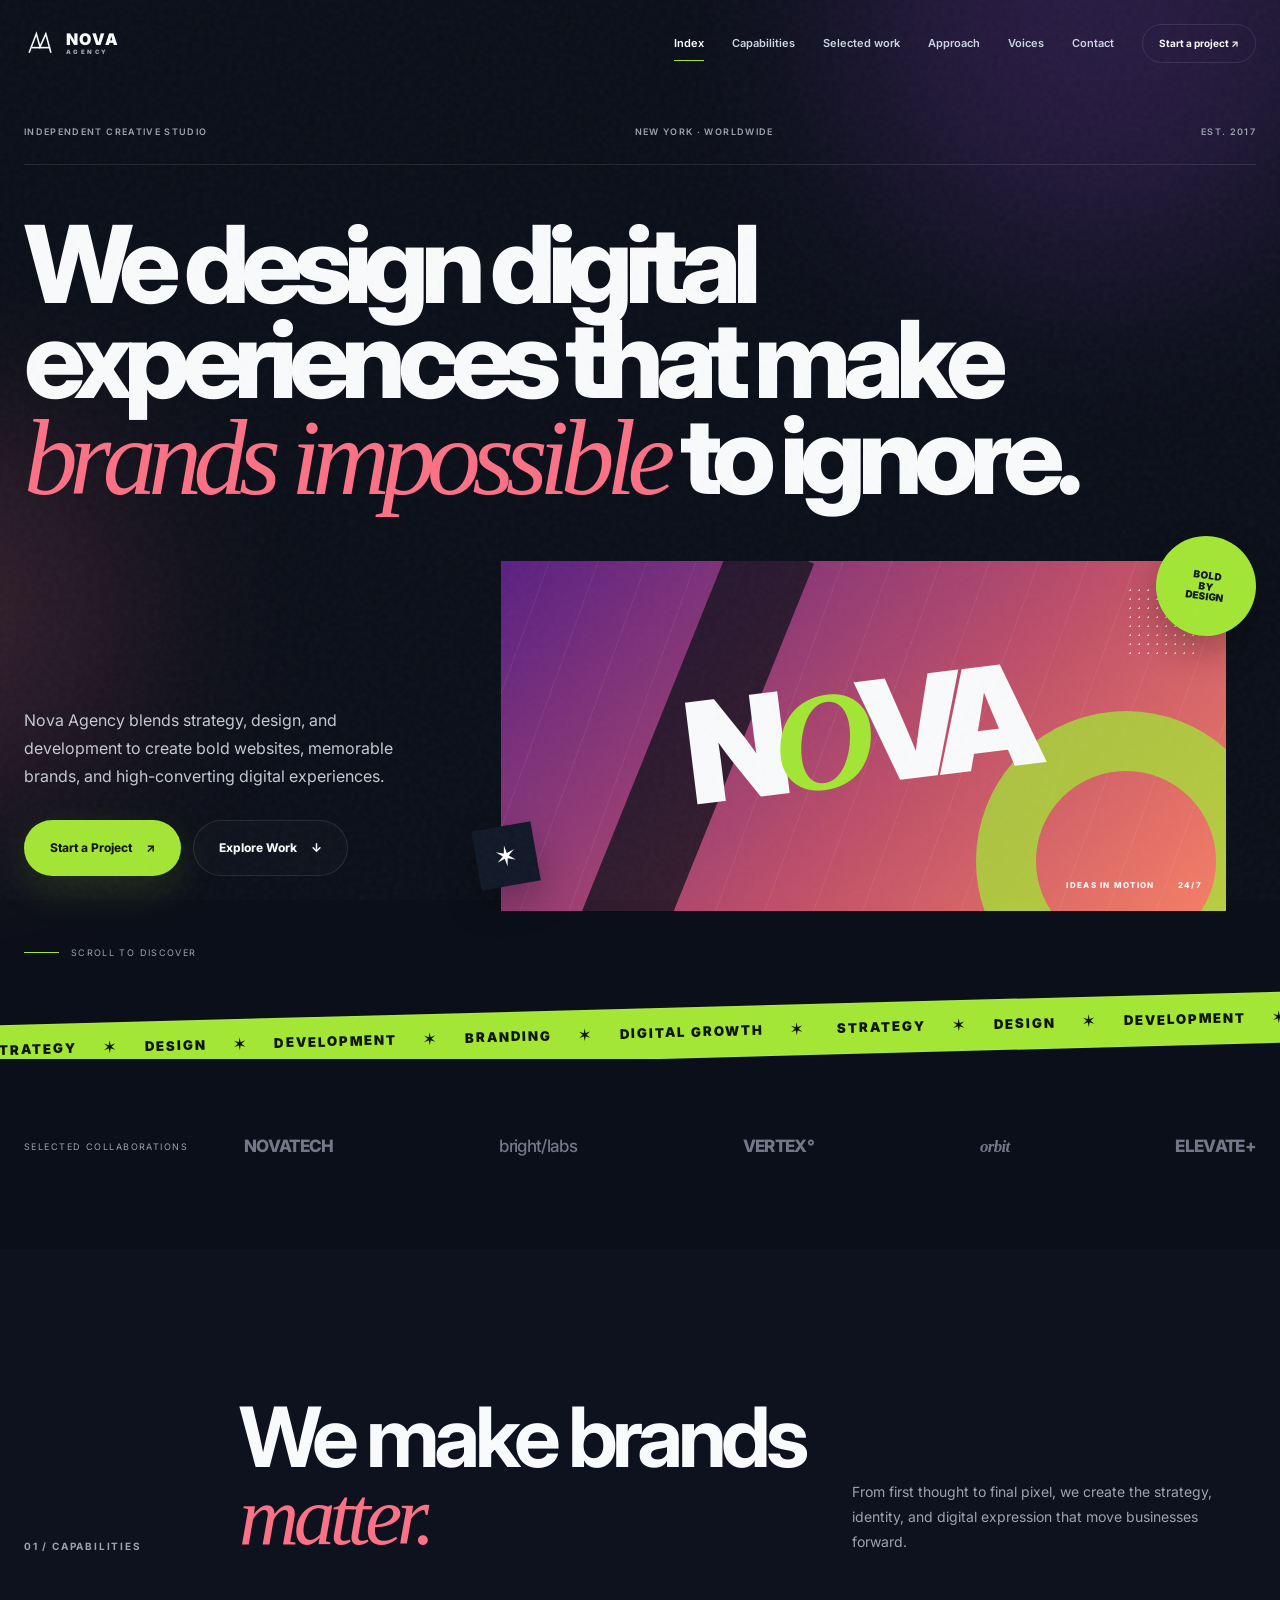
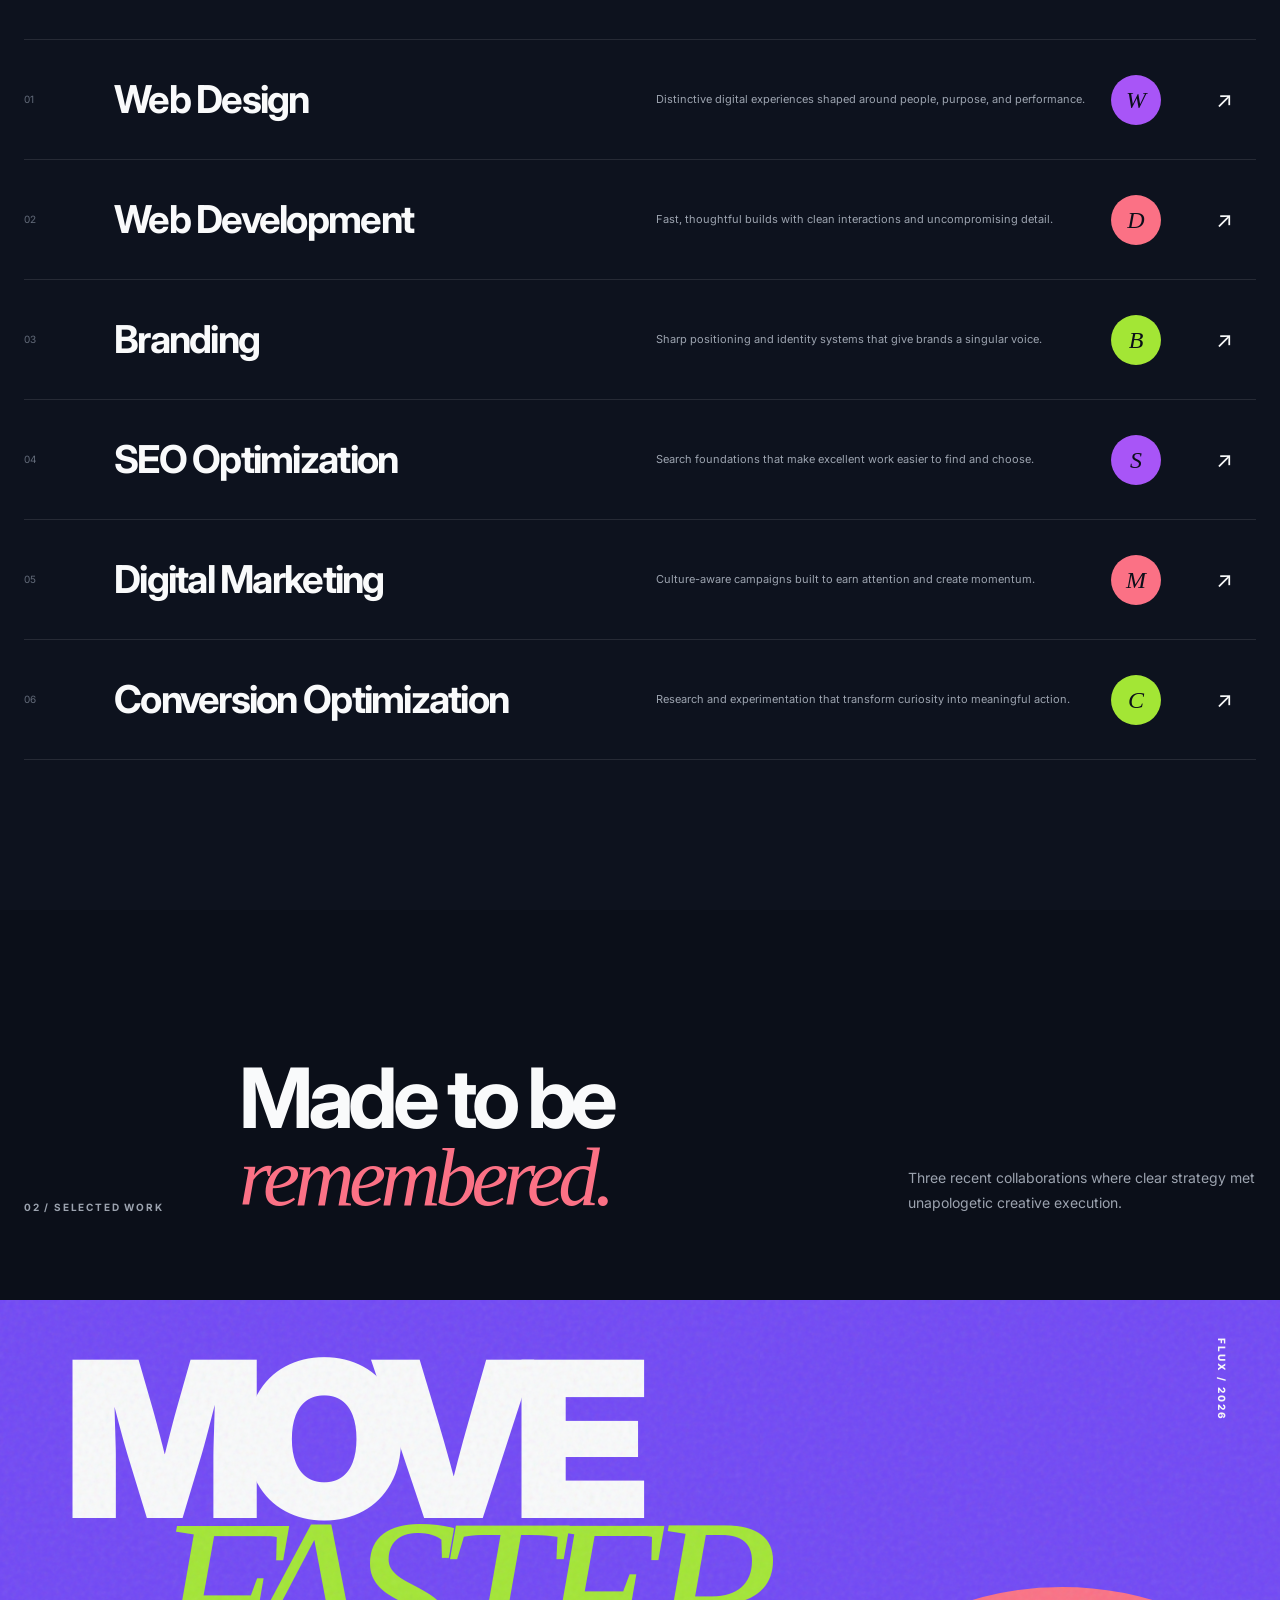
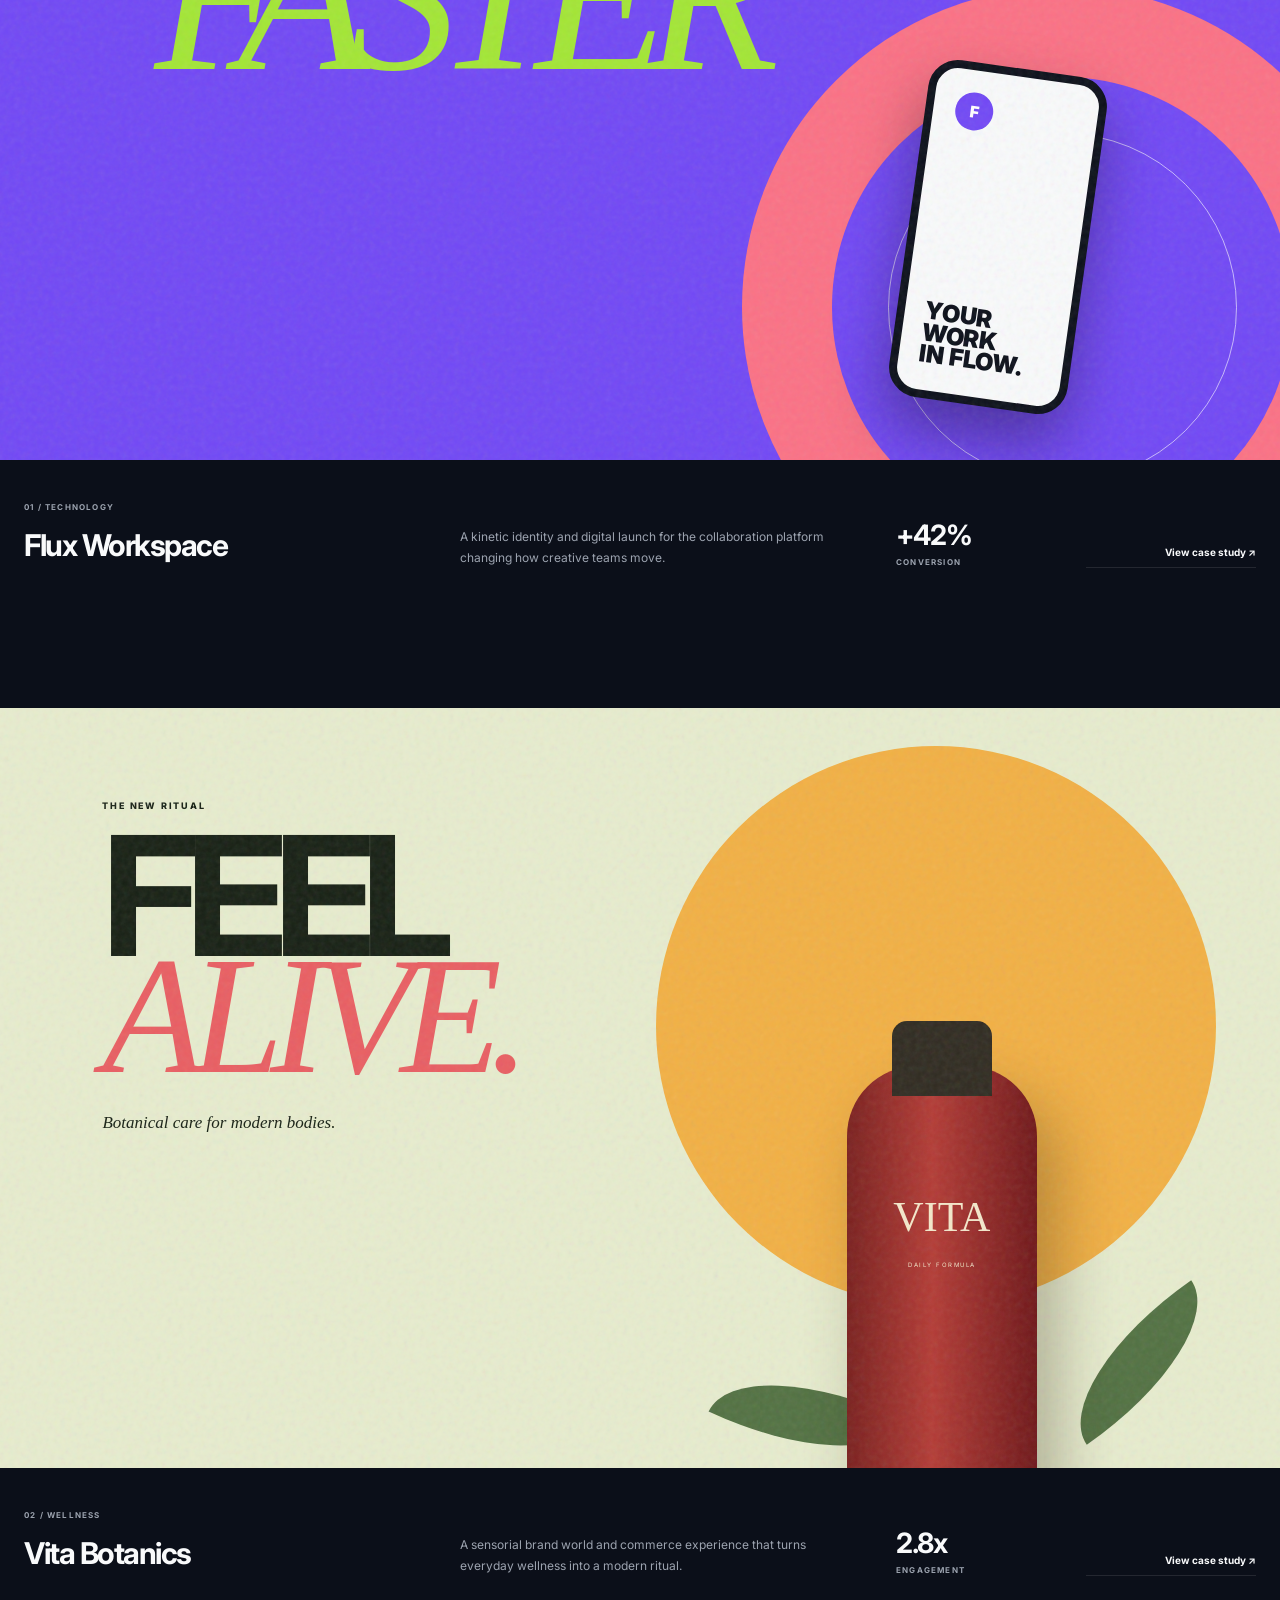
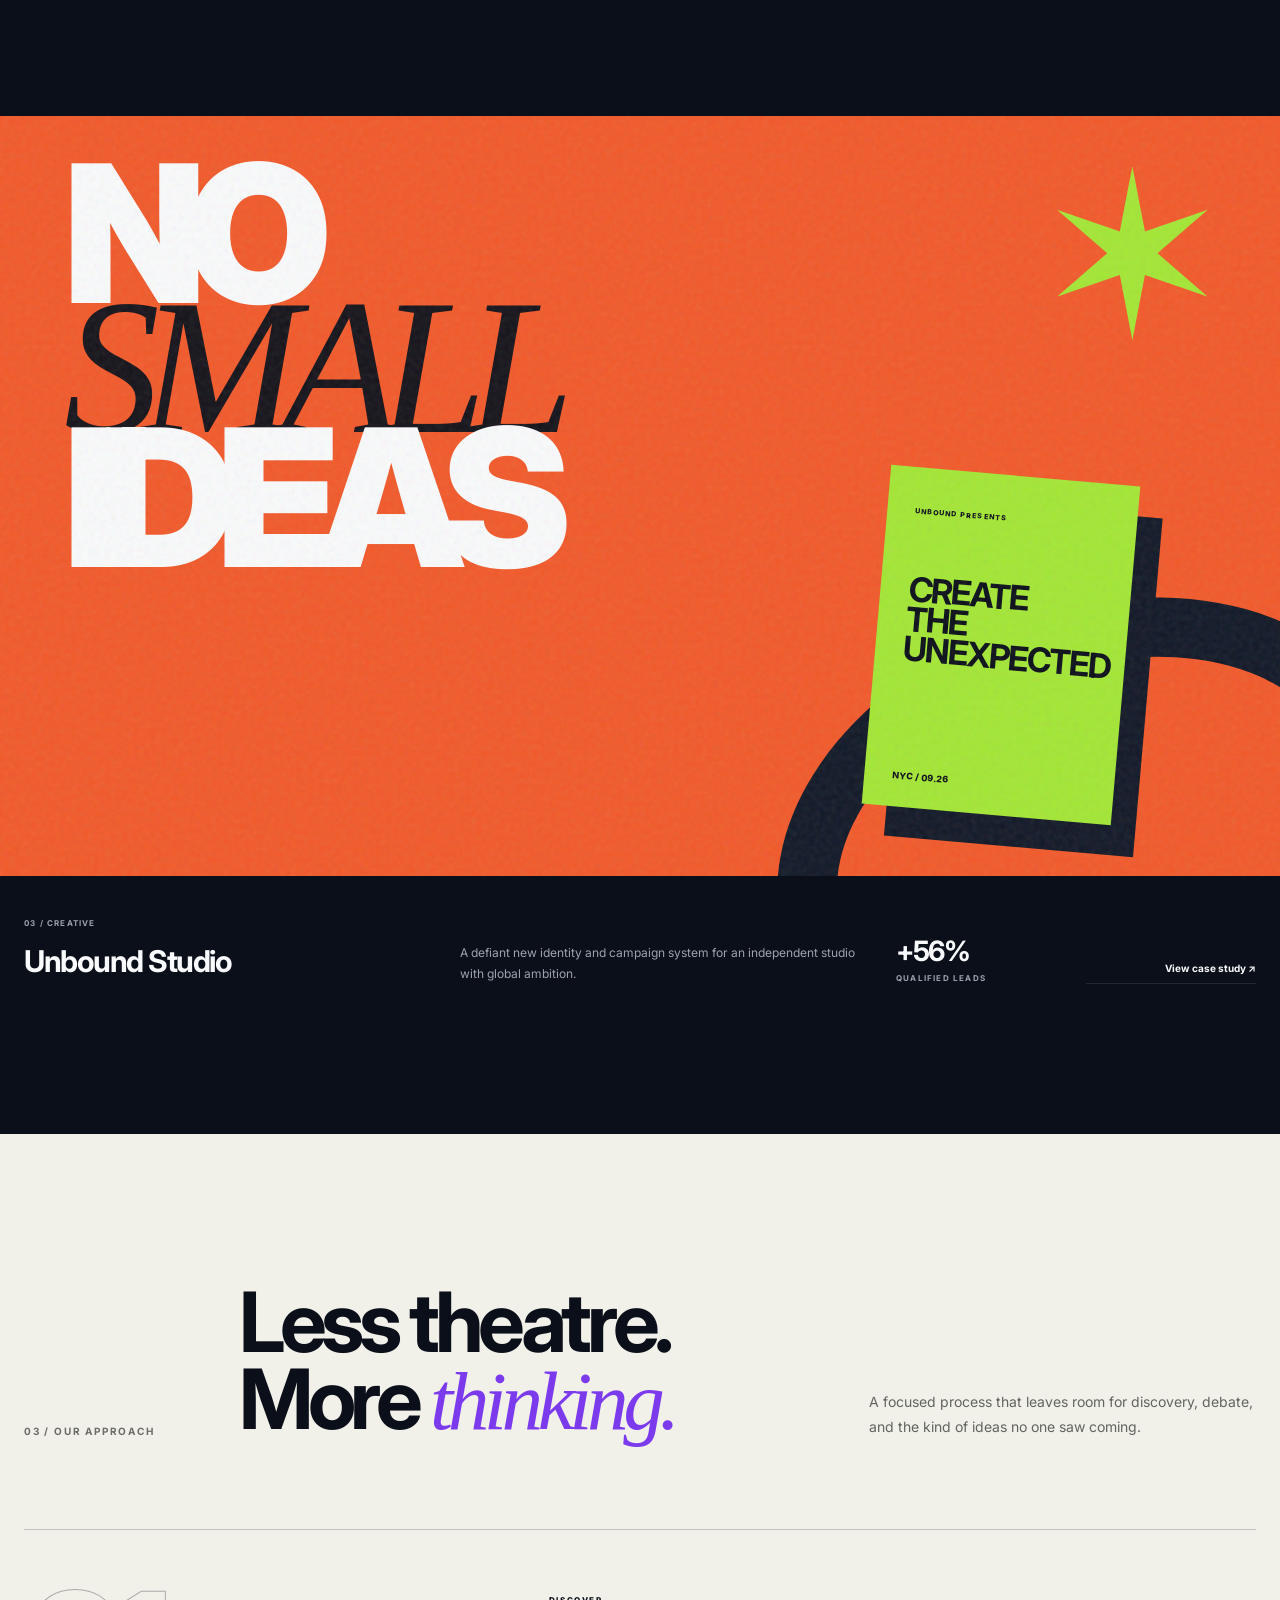
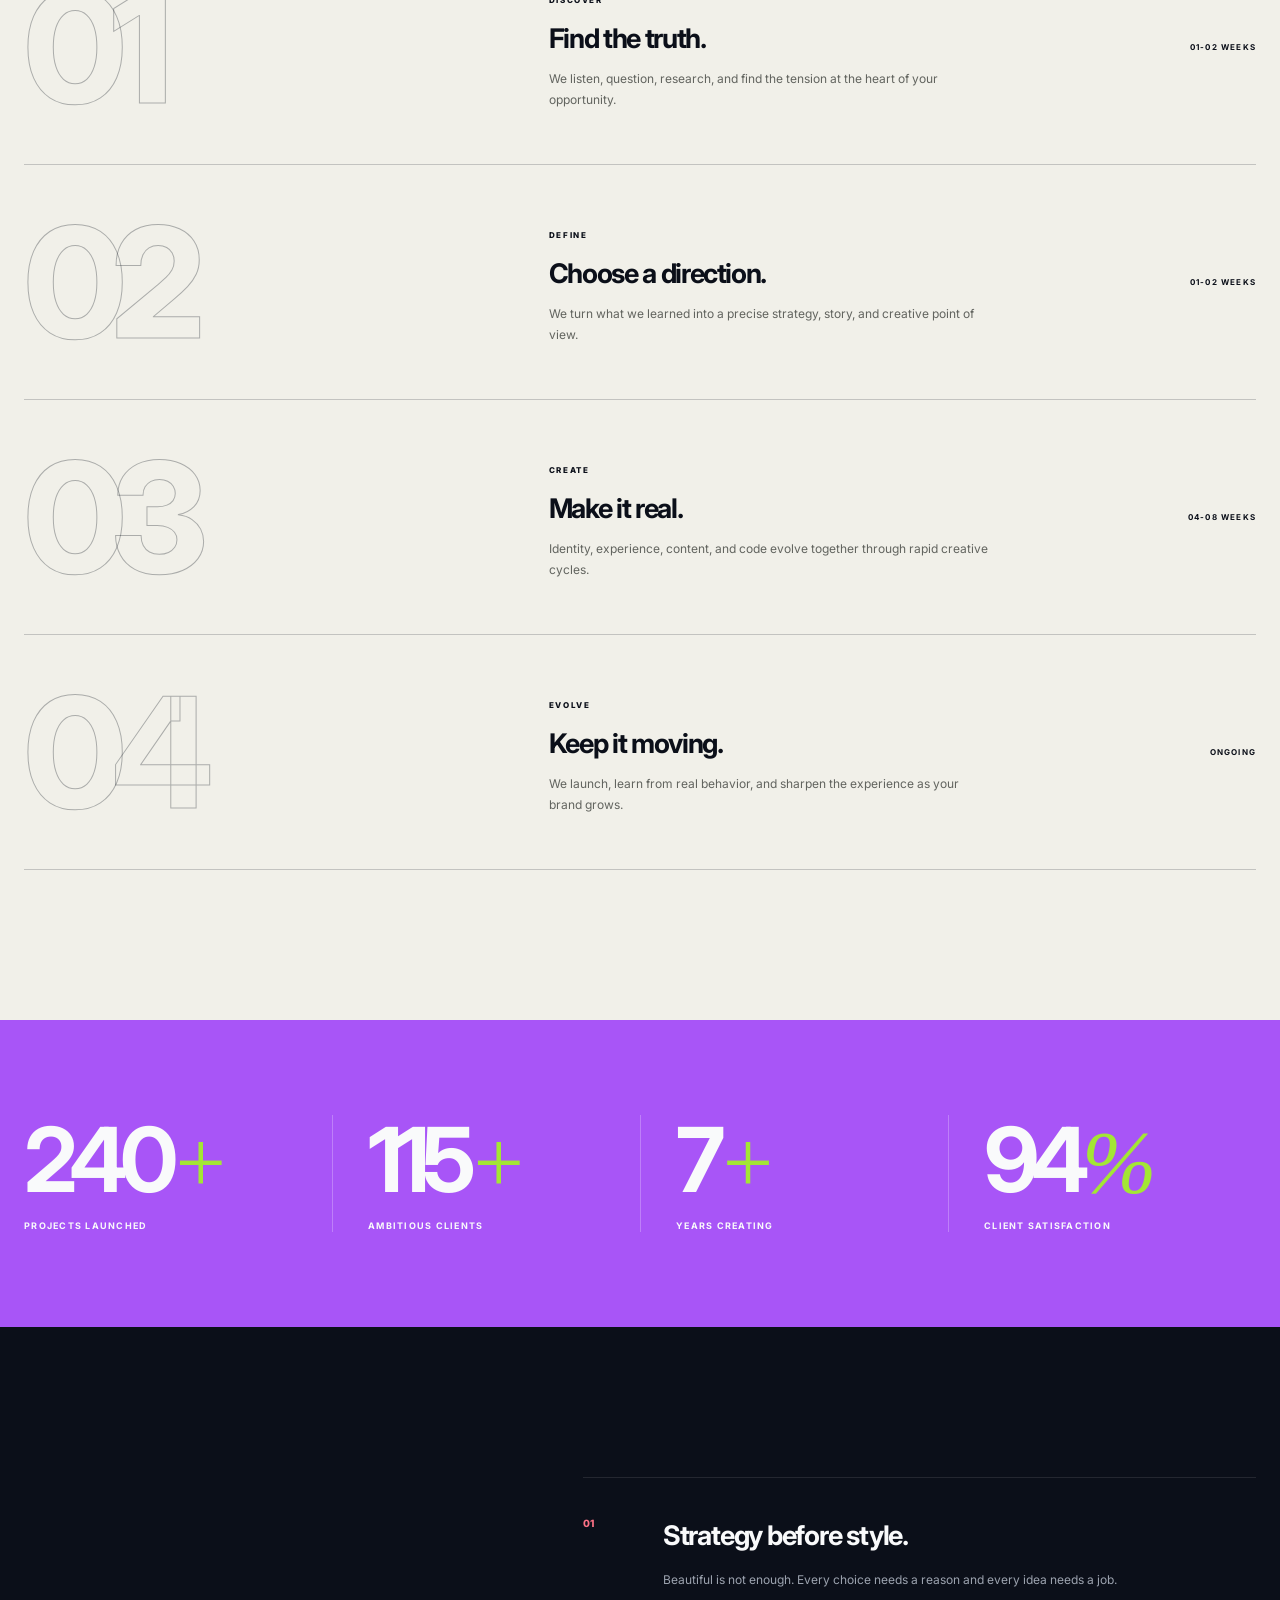
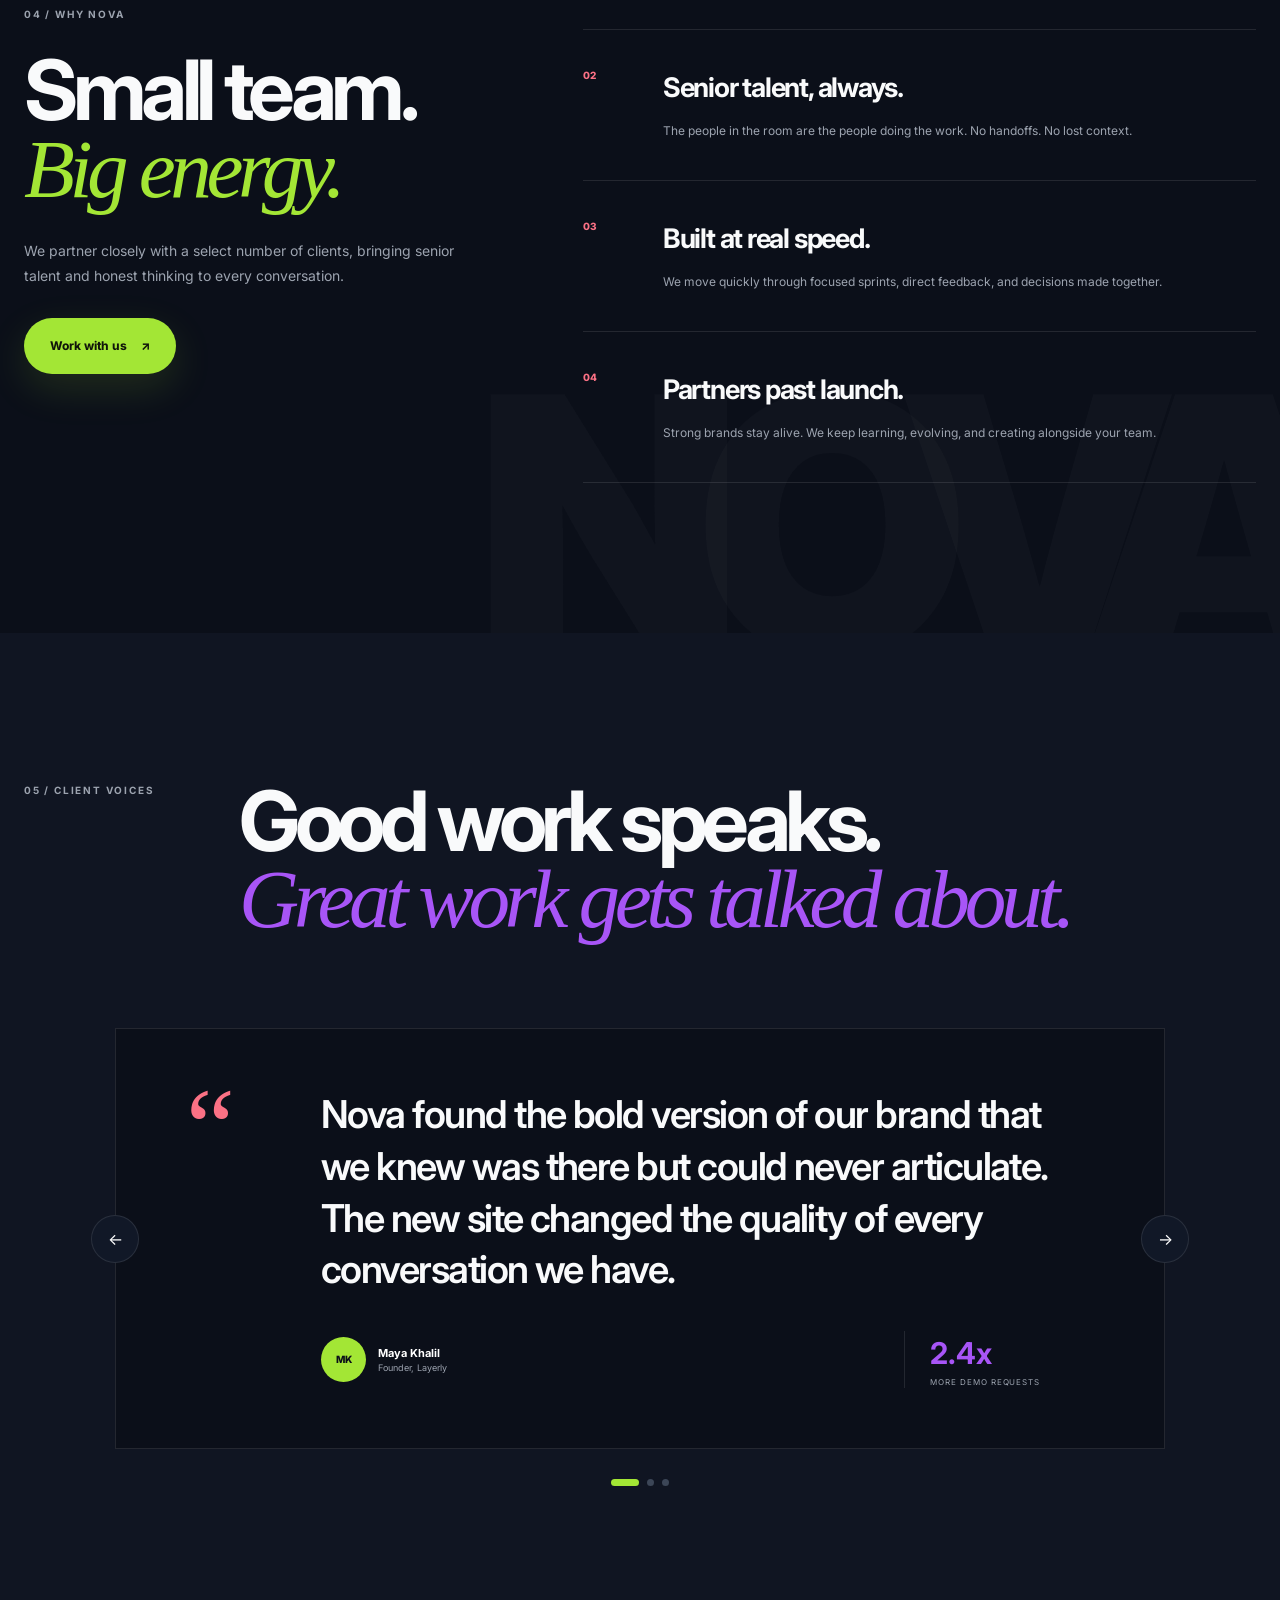
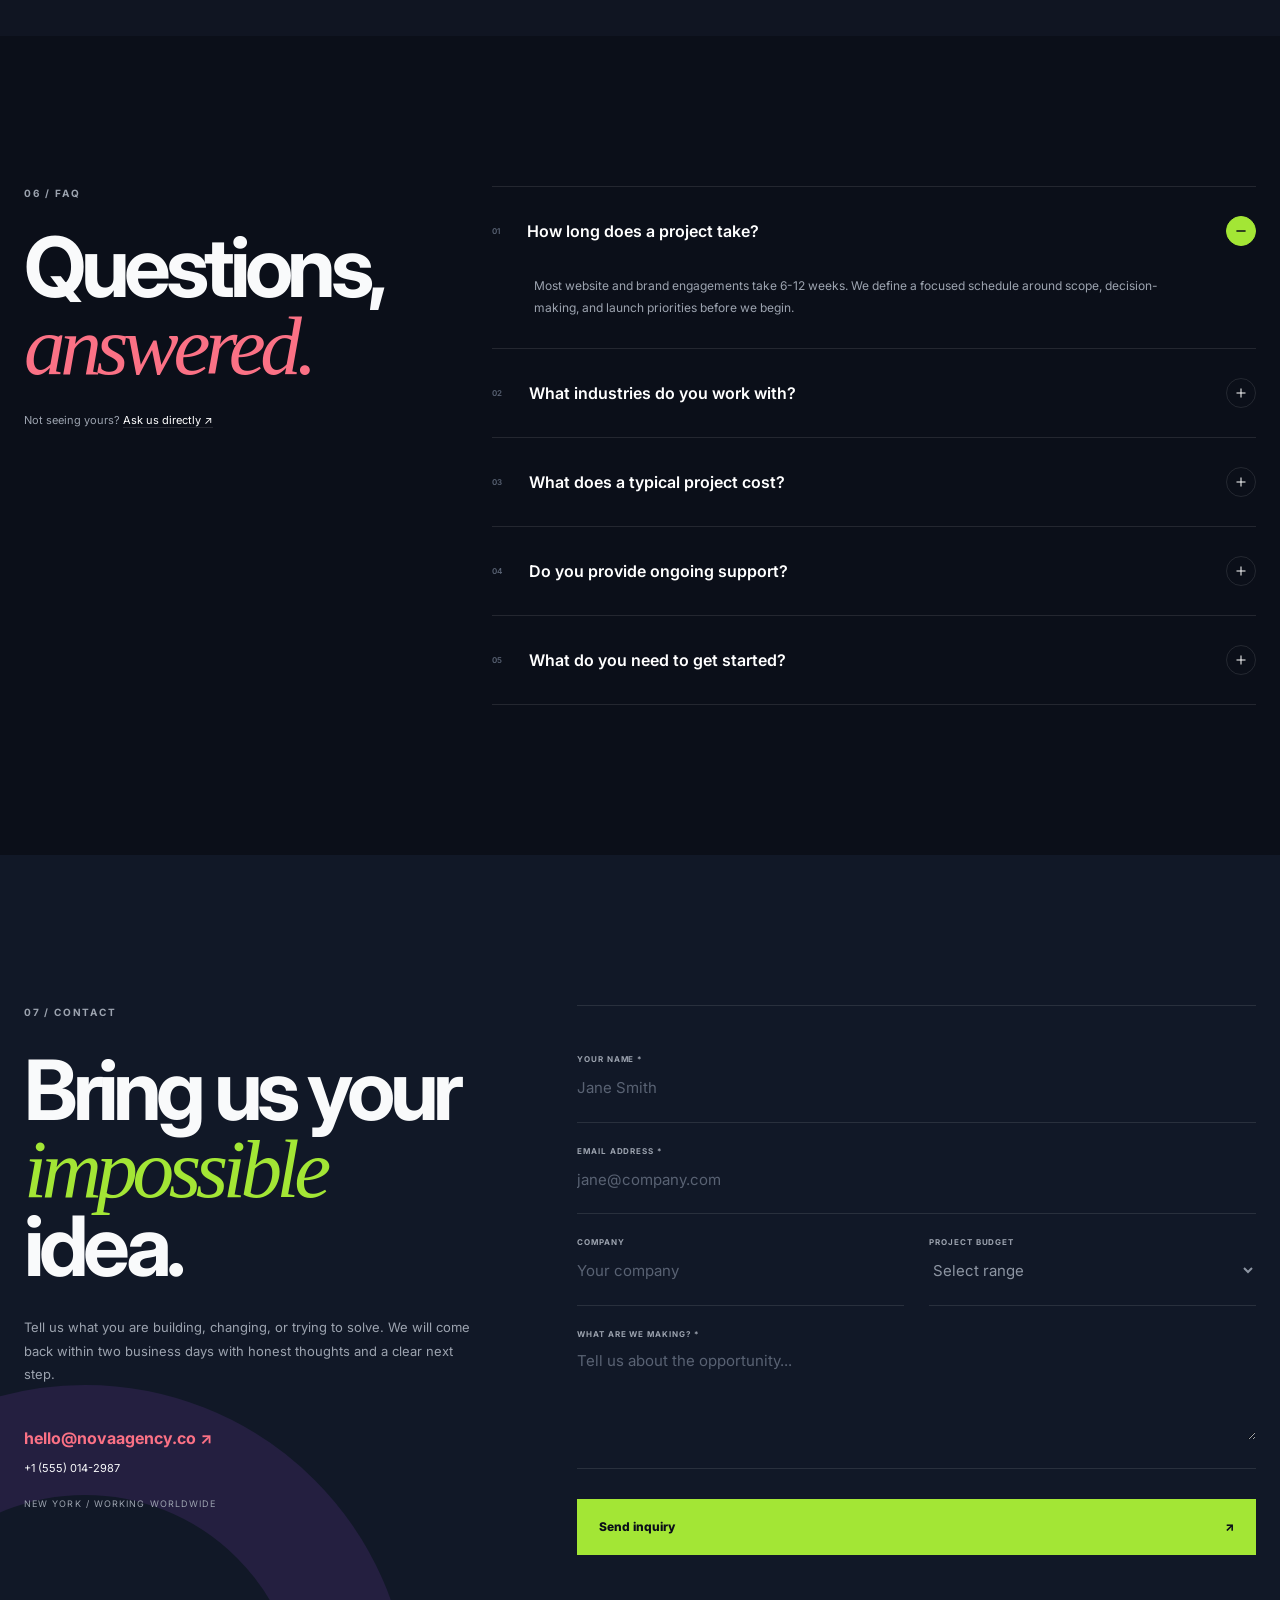
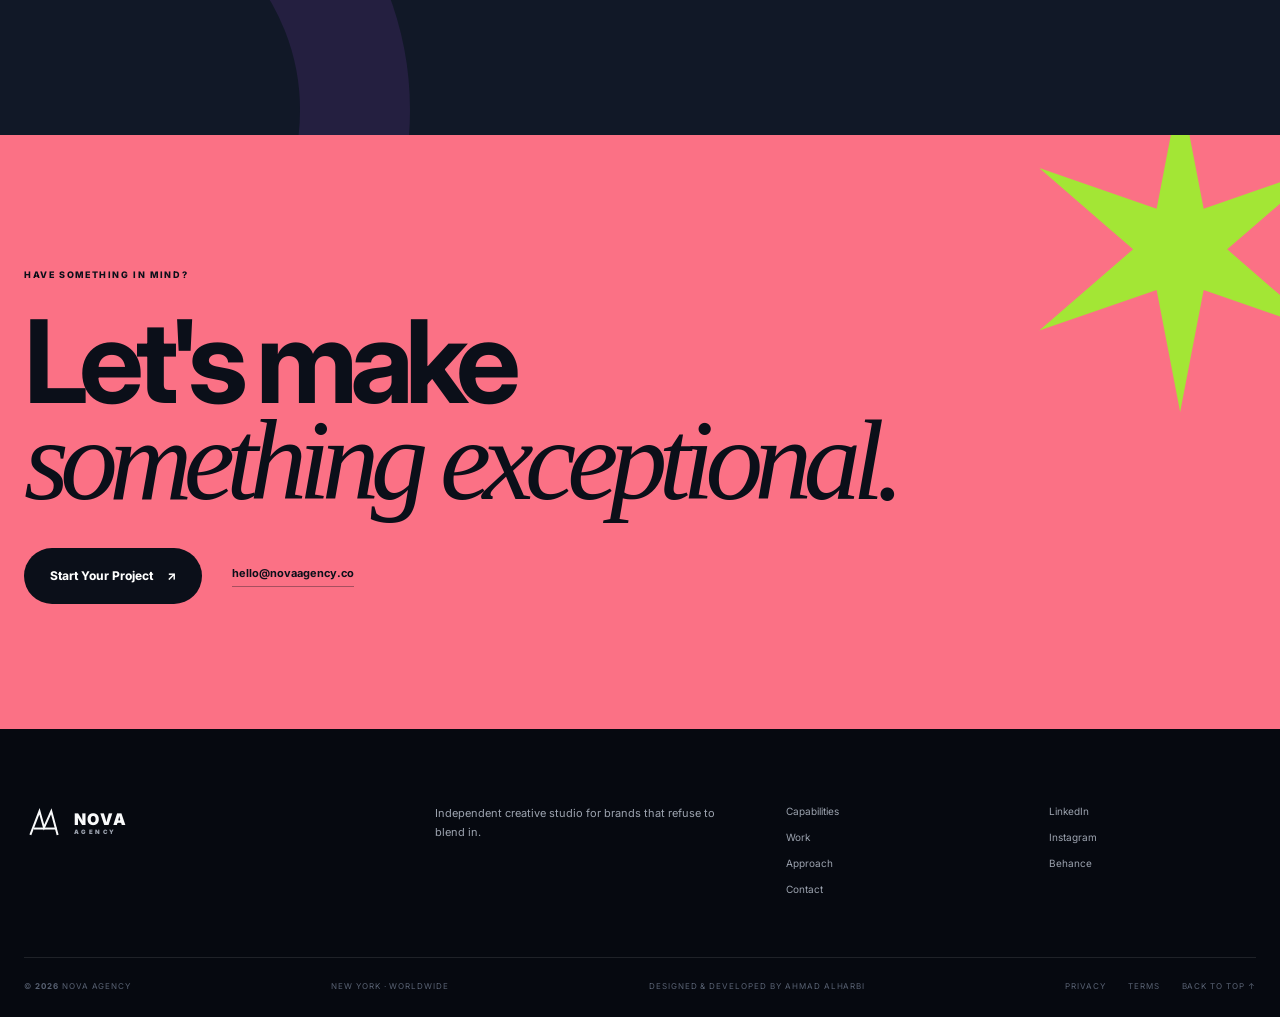
<file: projects/Nova Agency/index.html>
<!DOCTYPE html>
<html lang="en">
<head>
  <meta charset="UTF-8">
  <meta name="viewport" content="width=device-width, initial-scale=1.0">
  <meta name="description" content="Nova Agency is an independent creative studio building bold brands and digital experiences.">
  <meta name="theme-color" content="#0b0f19">
  <title>Nova Agency | Independent Creative Studio</title>
  <link rel="preconnect" href="https://fonts.googleapis.com">
  <link rel="preconnect" href="https://fonts.gstatic.com" crossorigin>
  <link href="https://fonts.googleapis.com/css2?family=Inter:wght@400;500;600;700;800;900&amp;display=swap" rel="stylesheet">
  <link rel="stylesheet" href="styles.css">
</head>
<body>
  <div class="noise" aria-hidden="true"></div>
  <div class="cursor-dot" aria-hidden="true"></div>
  <a class="skip-link" href="#main-content">Skip to content</a>

  <header class="site-header" id="site-header">
    <div class="shell header-inner">
      <a class="brand" href="#home" aria-label="Nova Agency home">
        <svg viewBox="0 0 44 44" aria-hidden="true"><path d="M7 34 17 8l5 18L30 8l7 26"/><path d="M11 27h25"/></svg>
        <span>NOVA<small>AGENCY</small></span>
      </a>
      <nav class="site-nav" id="site-nav" aria-label="Main navigation">
        <a class="nav-link active" href="#home">Index</a>
        <a class="nav-link" href="#services">Capabilities</a>
        <a class="nav-link" href="#work">Selected work</a>
        <a class="nav-link" href="#process">Approach</a>
        <a class="nav-link" href="#testimonials">Voices</a>
        <a class="nav-link" href="#contact">Contact</a>
        <a class="header-cta ripple-button" href="#contact">Start a project <span>&#8599;</span></a>
      </nav>
      <button class="menu-toggle" type="button" aria-controls="site-nav" aria-expanded="false" aria-label="Open menu"><span></span><span></span></button>
    </div>
  </header>

  <main id="main-content">
    <section class="hero" id="home">
      <div class="hero-aura aura-purple"></div><div class="hero-aura aura-coral"></div>
      <div class="shell hero-inner">
        <div class="hero-meta reveal">
          <span>Independent creative studio</span><span>New York &middot; Worldwide</span><span>Est. 2017</span>
        </div>
        <h1 class="reveal">We design digital<br>experiences that make<br><em>brands impossible</em> to ignore.</h1>
        <div class="hero-bottom">
          <div class="hero-copy reveal reveal-delay-1">
            <p>Nova Agency blends strategy, design, and development to create bold websites, memorable brands, and high-converting digital experiences.</p>
            <div class="hero-actions"><a class="button button-lime ripple-button" href="#contact">Start a Project <span>&#8599;</span></a><a class="button button-ghost ripple-button" href="#work">Explore Work <span>&#8595;</span></a></div>
          </div>
          <div class="hero-art reveal reveal-delay-2" aria-label="Abstract Nova Agency artwork">
            <div class="art-frame">
              <div class="art-word">N<span>O</span>VA</div>
              <div class="art-orb"></div><div class="art-slice"></div><div class="art-grid"></div>
              <div class="art-caption">IDEAS IN MOTION <span>24/7</span></div>
            </div>
            <div class="art-sticker sticker-one">BOLD<br>BY<br>DESIGN</div>
            <div class="art-sticker sticker-two">&#10038;</div>
          </div>
        </div>
        <div class="scroll-cue"><span></span>Scroll to discover</div>
      </div>
      <div class="marquee" aria-hidden="true"><div>STRATEGY <i>&#10038;</i> DESIGN <i>&#10038;</i> DEVELOPMENT <i>&#10038;</i> BRANDING <i>&#10038;</i> DIGITAL GROWTH <i>&#10038;</i>&nbsp; STRATEGY <i>&#10038;</i> DESIGN <i>&#10038;</i> DEVELOPMENT <i>&#10038;</i> BRANDING <i>&#10038;</i></div></div>
    </section>

    <section class="clients" aria-label="Selected clients">
      <div class="shell clients-inner reveal"><p>Selected collaborations</p><div class="client-row"><span>NOVATECH</span><span>bright/labs</span><span>VERTEX&deg;</span><span>orbit</span><span>ELEVATE+</span></div></div>
    </section>

    <section class="section services" id="services">
      <div class="shell">
        <div class="editorial-head reveal"><span class="section-index">01 / CAPABILITIES</span><h2>We make brands<br><em>matter.</em></h2><p>From first thought to final pixel, we create the strategy, identity, and digital expression that move businesses forward.</p></div>
        <div class="service-list">
          <article class="service-row reveal"><span class="service-no">01</span><h3>Web Design</h3><p>Distinctive digital experiences shaped around people, purpose, and performance.</p><div class="service-mark purple">W</div><a href="#contact" aria-label="Explore web design">&#8599;</a></article>
          <article class="service-row reveal"><span class="service-no">02</span><h3>Web Development</h3><p>Fast, thoughtful builds with clean interactions and uncompromising detail.</p><div class="service-mark coral">D</div><a href="#contact" aria-label="Explore web development">&#8599;</a></article>
          <article class="service-row reveal"><span class="service-no">03</span><h3>Branding</h3><p>Sharp positioning and identity systems that give brands a singular voice.</p><div class="service-mark lime">B</div><a href="#contact" aria-label="Explore branding">&#8599;</a></article>
          <article class="service-row reveal"><span class="service-no">04</span><h3>SEO Optimization</h3><p>Search foundations that make excellent work easier to find and choose.</p><div class="service-mark purple">S</div><a href="#contact" aria-label="Explore SEO">&#8599;</a></article>
          <article class="service-row reveal"><span class="service-no">05</span><h3>Digital Marketing</h3><p>Culture-aware campaigns built to earn attention and create momentum.</p><div class="service-mark coral">M</div><a href="#contact" aria-label="Explore marketing">&#8599;</a></article>
          <article class="service-row reveal"><span class="service-no">06</span><h3>Conversion Optimization</h3><p>Research and experimentation that transform curiosity into meaningful action.</p><div class="service-mark lime">C</div><a href="#contact" aria-label="Explore CRO">&#8599;</a></article>
        </div>
      </div>
    </section>

    <section class="section work" id="work">
      <div class="shell work-head reveal"><span class="section-index">02 / SELECTED WORK</span><h2>Made to be<br><em>remembered.</em></h2><p>Three recent collaborations where clear strategy met unapologetic creative execution.</p></div>
      <div class="projects">
        <article class="project project-one reveal">
          <div class="project-canvas">
            <div class="project-grain"></div><div class="kinetic-type"><span>MOVE</span><span>FASTER</span></div><div class="kinetic-disc"></div><div class="kinetic-label">FLUX / 2026</div><div class="kinetic-phone"><div>F</div><small>YOUR WORK<br>IN FLOW.</small></div>
          </div>
          <div class="shell project-meta"><div><span>01 / TECHNOLOGY</span><h3>Flux Workspace</h3></div><p>A kinetic identity and digital launch for the collaboration platform changing how creative teams move.</p><div class="result"><strong>+42%</strong><span>Conversion</span></div><a href="#contact">View case study &#8599;</a></div>
        </article>
        <article class="project project-two reveal">
          <div class="project-canvas">
            <div class="project-grain"></div><div class="wellness-copy"><small>THE NEW RITUAL</small><strong>FEEL<br><i>ALIVE.</i></strong><span>Botanical care for modern bodies.</span></div><div class="wellness-sun"></div><div class="wellness-bottle"><b>VITA</b><small>DAILY FORMULA</small></div><div class="wellness-leaf leaf-a"></div><div class="wellness-leaf leaf-b"></div>
          </div>
          <div class="shell project-meta"><div><span>02 / WELLNESS</span><h3>Vita Botanics</h3></div><p>A sensorial brand world and commerce experience that turns everyday wellness into a modern ritual.</p><div class="result"><strong>2.8x</strong><span>Engagement</span></div><a href="#contact">View case study &#8599;</a></div>
        </article>
        <article class="project project-three reveal">
          <div class="project-canvas">
            <div class="project-grain"></div><div class="culture-type">NO<br><span>SMALL</span><br>IDEAS</div><div class="culture-star">&#10038;</div><div class="culture-poster"><small>UNBOUND PRESENTS</small><strong>CREATE<br>THE<br>UNEXPECTED</strong><span>NYC / 09.26</span></div><div class="culture-stripe"></div>
          </div>
          <div class="shell project-meta"><div><span>03 / CREATIVE</span><h3>Unbound Studio</h3></div><p>A defiant new identity and campaign system for an independent studio with global ambition.</p><div class="result"><strong>+56%</strong><span>Qualified leads</span></div><a href="#contact">View case study &#8599;</a></div>
        </article>
      </div>
    </section>

    <section class="section process" id="process">
      <div class="shell">
        <div class="process-head reveal"><span class="section-index">03 / OUR APPROACH</span><h2>Less theatre.<br>More <em>thinking.</em></h2><p>A focused process that leaves room for discovery, debate, and the kind of ideas no one saw coming.</p></div>
        <div class="process-list">
          <article class="process-item reveal"><span class="process-number">01</span><div><span>DISCOVER</span><h3>Find the truth.</h3><p>We listen, question, research, and find the tension at the heart of your opportunity.</p></div><small>01-02 WEEKS</small></article>
          <article class="process-item reveal"><span class="process-number">02</span><div><span>DEFINE</span><h3>Choose a direction.</h3><p>We turn what we learned into a precise strategy, story, and creative point of view.</p></div><small>01-02 WEEKS</small></article>
          <article class="process-item reveal"><span class="process-number">03</span><div><span>CREATE</span><h3>Make it real.</h3><p>Identity, experience, content, and code evolve together through rapid creative cycles.</p></div><small>04-08 WEEKS</small></article>
          <article class="process-item reveal"><span class="process-number">04</span><div><span>EVOLVE</span><h3>Keep it moving.</h3><p>We launch, learn from real behavior, and sharpen the experience as your brand grows.</p></div><small>ONGOING</small></article>
        </div>
      </div>
    </section>

    <section class="stats-section">
      <div class="shell stats-grid">
        <div class="stat reveal"><strong><span class="counter" data-target="250">0</span><i>+</i></strong><p>Projects launched</p></div>
        <div class="stat reveal reveal-delay-1"><strong><span class="counter" data-target="120">0</span><i>+</i></strong><p>Ambitious clients</p></div>
        <div class="stat reveal reveal-delay-2"><strong><span class="counter" data-target="8">0</span><i>+</i></strong><p>Years creating</p></div>
        <div class="stat reveal reveal-delay-3"><strong><span class="counter" data-target="98">0</span><i>%</i></strong><p>Client satisfaction</p></div>
      </div>
    </section>

    <section class="section why-us">
      <div class="shell why-layout">
        <div class="why-title reveal"><span class="section-index">04 / WHY NOVA</span><h2>Small team.<br><em>Big energy.</em></h2><p>We partner closely with a select number of clients, bringing senior talent and honest thinking to every conversation.</p><a class="button button-lime ripple-button" href="#contact">Work with us <span>&#8599;</span></a></div>
        <div class="principles">
          <article class="principle reveal"><span>01</span><h3>Strategy before style.</h3><p>Beautiful is not enough. Every choice needs a reason and every idea needs a job.</p></article>
          <article class="principle reveal"><span>02</span><h3>Senior talent, always.</h3><p>The people in the room are the people doing the work. No handoffs. No lost context.</p></article>
          <article class="principle reveal"><span>03</span><h3>Built at real speed.</h3><p>We move quickly through focused sprints, direct feedback, and decisions made together.</p></article>
          <article class="principle reveal"><span>04</span><h3>Partners past launch.</h3><p>Strong brands stay alive. We keep learning, evolving, and creating alongside your team.</p></article>
        </div>
      </div>
    </section>

    <section class="section testimonials" id="testimonials">
      <div class="shell testimonial-head reveal"><span class="section-index">05 / CLIENT VOICES</span><h2>Good work speaks.<br><em>Great work gets talked about.</em></h2></div>
      <div class="testimonial-stage reveal">
        <button class="slider-button slider-prev" type="button" aria-label="Previous testimonial">&#8592;</button>
        <div class="testimonial-track">
          <article class="testimonial-slide active"><div class="quote-symbol">&ldquo;</div><blockquote>Nova found the bold version of our brand that we knew was there but could never articulate. The new site changed the quality of every conversation we have.</blockquote><div class="person"><span>MK</span><p><strong>Maya Khalil</strong>Founder, Layerly</p></div><div class="quote-stat"><strong>2.4x</strong><span>more demo requests</span></div></article>
          <article class="testimonial-slide"><div class="quote-symbol">&ldquo;</div><blockquote>They challenged us in exactly the right ways. What launched was not just a better website, but a clearer and more confident version of our whole company.</blockquote><div class="person"><span>DR</span><p><strong>Daniel Reed</strong>Marketing Director, Wellora</p></div><div class="quote-stat"><strong>67%</strong><span>more inquiries</span></div></article>
          <article class="testimonial-slide"><div class="quote-symbol">&ldquo;</div><blockquote>The thinking was sharp, the process was refreshingly direct, and the final work feels unlike anything else in our category. That was exactly the point.</blockquote><div class="person"><span>SO</span><p><strong>Sarah Owens</strong>Owner, Oak &amp; Row</p></div><div class="quote-stat"><strong>3.1x</strong><span>more engagement</span></div></article>
        </div>
        <button class="slider-button slider-next" type="button" aria-label="Next testimonial">&#8594;</button>
      </div>
      <div class="slider-dots"><button class="active" aria-label="Show testimonial 1"></button><button aria-label="Show testimonial 2"></button><button aria-label="Show testimonial 3"></button></div>
    </section>

    <section class="section faq-section">
      <div class="shell faq-layout">
        <div class="faq-title reveal"><span class="section-index">06 / FAQ</span><h2>Questions,<br><em>answered.</em></h2><p>Not seeing yours? <a href="#contact">Ask us directly &#8599;</a></p></div>
        <div class="accordion reveal reveal-delay-1">
          <div class="accordion-item active"><button class="accordion-trigger" type="button" aria-expanded="true"><span><i>01</i>How long does a project take?</span><b></b></button><div class="accordion-panel"><p>Most website and brand engagements take 6-12 weeks. We define a focused schedule around scope, decision-making, and launch priorities before we begin.</p></div></div>
          <div class="accordion-item"><button class="accordion-trigger" type="button" aria-expanded="false"><span><i>02</i>What industries do you work with?</span><b></b></button><div class="accordion-panel"><p>We work across technology, wellness, culture, professional services, and consumer brands. We care more about ambition, openness, and strategic fit than a specific category.</p></div></div>
          <div class="accordion-item"><button class="accordion-trigger" type="button" aria-expanded="false"><span><i>03</i>What does a typical project cost?</span><b></b></button><div class="accordion-panel"><p>Full engagements generally begin at $6,000 and scale with complexity. After an initial conversation, we provide a clear fixed-scope proposal with no hidden surprises.</p></div></div>
          <div class="accordion-item"><button class="accordion-trigger" type="button" aria-expanded="false"><span><i>04</i>Do you provide ongoing support?</span><b></b></button><div class="accordion-panel"><p>Yes. We offer ongoing creative, development, optimization, and growth partnerships for teams that want Nova to remain part of their extended studio.</p></div></div>
          <div class="accordion-item"><button class="accordion-trigger" type="button" aria-expanded="false"><span><i>05</i>What do you need to get started?</span><b></b></button><div class="accordion-panel"><p>A real business challenge, access to the people making decisions, and a willingness to explore bold territory. We guide the rest through discovery.</p></div></div>
        </div>
      </div>
    </section>

    <section class="section contact" id="contact">
      <div class="contact-orb"></div>
      <div class="shell contact-layout">
        <div class="contact-copy reveal"><span class="section-index">07 / CONTACT</span><h2>Bring us your<br><em>impossible</em> idea.</h2><p>Tell us what you are building, changing, or trying to solve. We will come back within two business days with honest thoughts and a clear next step.</p><div class="contact-links"><a href="mailto:hello@novaagency.co">hello@novaagency.co &#8599;</a><a href="tel:+15550142987">+1 (555) 014-2987</a><span>New York / Working worldwide</span></div></div>
        <form class="contact-form reveal reveal-delay-1" id="contact-form">
          <div class="field"><label for="name">Your name *</label><input id="name" name="name" type="text" placeholder="Jane Smith" required></div>
          <div class="field"><label for="email">Email address *</label><input id="email" name="email" type="email" placeholder="jane@company.com" required></div>
          <div class="field field-half"><label for="company">Company</label><input id="company" name="company" type="text" placeholder="Your company"></div>
          <div class="field field-half"><label for="budget">Project budget</label><select id="budget" name="budget"><option value="">Select range</option><option>$3k - $6k</option><option>$6k - $12k</option><option>$12k - $25k</option><option>$25k+</option></select></div>
          <div class="field"><label for="message">What are we making? *</label><textarea id="message" name="message" rows="4" placeholder="Tell us about the opportunity..." required></textarea></div>
          <button class="form-button ripple-button" type="submit">Send inquiry <span>&#8599;</span></button><p class="form-status" id="form-status" role="status"></p>
        </form>
      </div>
    </section>

    <section class="final-cta">
      <div class="cta-star">&#10038;</div><div class="shell reveal"><span>HAVE SOMETHING IN MIND?</span><h2>Let's make<br><em>something exceptional.</em></h2><div><a class="button button-dark ripple-button" href="#contact">Start Your Project <span>&#8599;</span></a><a class="cta-mail" href="mailto:hello@novaagency.co">hello@novaagency.co</a></div></div>
    </section>
  </main>

  <footer class="site-footer">
    <div class="shell footer-top"><a class="brand footer-brand" href="#home"><svg viewBox="0 0 44 44"><path d="M7 34 17 8l5 18L30 8l7 26"/><path d="M11 27h25"/></svg><span>NOVA<small>AGENCY</small></span></a><p>Independent creative studio for brands that refuse to blend in.</p><div class="footer-nav"><a href="#services">Capabilities</a><a href="#work">Work</a><a href="#process">Approach</a><a href="#contact">Contact</a></div><div class="socials"><a href="#">LinkedIn</a><a href="#">Instagram</a><a href="#">Behance</a></div></div>
    <div class="shell footer-bottom"><span>&copy; <b id="current-year"></b> Nova Agency</span><span>New York &middot; Worldwide</span><a class="footer-credit" href="https://azharbi.com" target="_blank" rel="noopener noreferrer">Designed &amp; Developed by Ahmad Alharbi</a><div><a href="#">Privacy</a><a href="#">Terms</a><a href="#home">Back to top &#8593;</a></div></div>
  </footer>
  <script src="script.js"></script>
</body>
</html>
</file>
<file: styles.css>
:root {
  --bg: #0f172a;
  --surface: #111827;
  --surface-soft: #172033;
  --text: #f8fafc;
  --muted: #cbd5e1;
  --muted-dark: #94a3b8;
  --blue: #38bdf8;
  --purple: #a78bfa;
  --gold: #facc15;
  --coral: #fb7185;
  --border: rgba(255, 255, 255, .1);
  --body: "Inter", sans-serif;
  --arabic: "Tajawal", sans-serif;
  --shell: 1240px;
}

* { box-sizing: border-box; }
html { scroll-behavior: smooth; scroll-padding-top: 90px; }
body { margin: 0; overflow-x: hidden; background: var(--bg); color: var(--text); font-family: var(--body); -webkit-font-smoothing: antialiased; transition: opacity .18s ease; }
body.language-changing { opacity: .45; }
body.menu-open { overflow: hidden; }
a { color: inherit; text-decoration: none; }
button, input, select, textarea { color: inherit; font: inherit; }
button, a { -webkit-tap-highlight-color: transparent; }
iframe { border: 0; }
.shell { width: min(calc(100% - 64px), var(--shell)); margin-inline: auto; }
.section { padding: 150px 0; }
.noise { position: fixed; z-index: 999; inset: 0; opacity: .035; pointer-events: none; background-image: url("data:image/svg+xml,%3Csvg viewBox='0 0 180 180' xmlns='http://www.w3.org/2000/svg'%3E%3Cfilter id='n'%3E%3CfeTurbulence type='fractalNoise' baseFrequency='.85' numOctaves='3' stitchTiles='stitch'/%3E%3C/filter%3E%3Crect width='100%25' height='100%25' filter='url(%23n)' opacity='.9'/%3E%3C/svg%3E"); }
.skip-link { position: fixed; z-index: 1000; top: 12px; inset-inline-start: 12px; padding: 12px 17px; border-radius: 9px; color: #0f172a; background: var(--text); transform: translateY(-160%); }
.skip-link:focus { transform: none; }

.site-header { position: fixed; z-index: 100; top: 0; width: 100%; padding-top: 12px; transition: padding .3s ease; }
.header-inner { height: 70px; display: flex; align-items: center; padding: 0 22px; border: 1px solid transparent; border-radius: 18px; transition: height .3s ease, background .3s ease, border-color .3s ease, box-shadow .3s ease; }
.site-header.scrolled { padding-top: 8px; }
.site-header.scrolled .header-inner { height: 62px; border-color: var(--border); background: rgba(15, 23, 42, .78); box-shadow: 0 18px 45px rgba(2, 6, 23, .28); backdrop-filter: blur(20px); }
.logo { direction: ltr; font-size: 21px; font-weight: 800; letter-spacing: -.06em; }
.logo span { color: var(--blue); }
.site-nav { display: flex; gap: 34px; margin-inline: auto; }
.site-nav a { position: relative; padding: 10px 0; color: var(--muted-dark); font-size: 13px; font-weight: 600; }
.site-nav a::before { content: ""; position: absolute; bottom: 3px; inset-inline-start: 0; width: 100%; height: 1px; background: var(--blue); transform: scaleX(0); transform-origin: left; transition: transform .25s ease; }
.site-nav a:hover, .site-nav a.active { color: var(--text); }
.site-nav a:hover::before, .site-nav a.active::before { transform: scaleX(1); }
.site-nav a:focus-visible { outline: 2px solid var(--blue); outline-offset: 5px; border-radius: 3px; }
.site-nav .mobile-nav-cta { display: none; }
.header-actions { display: flex; align-items: center; gap: 10px; }
.language-switch { height: 40px; display: flex; align-items: center; gap: 7px; padding: 0 12px; border: 1px solid var(--border); border-radius: 999px; background: rgba(17, 24, 39, .62); cursor: pointer; }
.language-switch:focus-visible { outline: 2px solid var(--blue); outline-offset: 3px; }
.language-switch span { color: var(--muted-dark); font-size: 10px; font-weight: 700; transition: color .2s ease; }
.language-switch span:first-child, html[dir="rtl"] .language-switch span:last-child { color: var(--text); }
html[dir="rtl"] .language-switch span:first-child { color: var(--muted-dark); }
.language-switch i { width: 4px; height: 4px; border-radius: 50%; background: var(--blue); box-shadow: 0 0 10px var(--blue); }
.menu-toggle { display: none; width: 42px; height: 42px; padding: 0; border: 1px solid var(--border); border-radius: 50%; background: var(--surface); cursor: pointer; }
.menu-toggle:focus-visible { outline: 2px solid var(--blue); outline-offset: 3px; }
.menu-toggle span { display: block; width: 17px; height: 1px; margin: 5px auto; background: var(--text); transition: transform .25s ease; }

.button { position: relative; overflow: hidden; min-height: 52px; display: inline-flex; align-items: center; justify-content: center; gap: 12px; padding: 0 22px; border: 1px solid transparent; border-radius: 999px; font-size: 13px; font-weight: 700; cursor: pointer; transition: transform .25s ease, border-color .25s ease, box-shadow .25s ease; }
.button:hover { transform: translateY(-3px); }
.button:focus-visible { outline: 2px solid var(--blue); outline-offset: 3px; }
.button:active { transform: translateY(0) scale(.98); transition-duration: .08s; }
.button-small { min-height: 40px; padding-inline: 17px; font-size: 11px; }
.button-primary { color: #06111f; background: linear-gradient(135deg, #e0f2fe, var(--blue)); box-shadow: 0 10px 28px rgba(56, 189, 248, .18); }
.button-primary:hover { box-shadow: 0 14px 36px rgba(56, 189, 248, .3); }
.button-primary:active { box-shadow: 0 4px 12px rgba(56, 189, 248, .15); }
.button-ghost { border-color: var(--border); color: var(--text); background: rgba(255, 255, 255, .025); }
.button-ghost:hover { border-color: rgba(167, 139, 250, .5); box-shadow: inset 0 0 30px rgba(167, 139, 250, .08); }
.button-ghost:active { background: rgba(255, 255, 255, .06); }

.hero { position: relative; min-height: 100vh; overflow: hidden; display: flex; align-items: center; padding: 140px 0 100px; isolation: isolate; }
.hero::before { content: ""; position: absolute; z-index: -3; inset: 0; background-image: linear-gradient(rgba(255,255,255,.027) 1px, transparent 1px), linear-gradient(90deg, rgba(255,255,255,.027) 1px, transparent 1px); background-size: 64px 64px; mask-image: linear-gradient(to bottom, black 0%, transparent 90%); }
.hero::after { content: ""; position: absolute; z-index: -2; inset: 0; background: radial-gradient(circle at 76% 45%, rgba(56,189,248,.07), transparent 34%), radial-gradient(circle at 88% 70%, rgba(167,139,250,.08), transparent 28%); }
.hero-glow { position: absolute; z-index: -1; border-radius: 50%; filter: blur(80px); pointer-events: none; animation: glowFloat 10s ease-in-out infinite alternate; }
.glow-blue { width: 420px; height: 420px; top: 8%; right: 5%; background: rgba(56, 189, 248, .12); }
.glow-purple { width: 360px; height: 360px; bottom: 2%; right: 25%; background: rgba(167, 139, 250, .1); animation-delay: -4s; }
.hero-grid { display: grid; grid-template-columns: minmax(0, .9fr) minmax(520px, 1.1fr); gap: 85px; align-items: center; }
.hero-copy { position: relative; z-index: 2; }
.eyebrow, .section-label { color: var(--blue); font-size: 11px; font-weight: 700; letter-spacing: .15em; text-transform: uppercase; }
.eyebrow { display: inline-flex; align-items: center; gap: 10px; }
.status-dot { width: 7px; height: 7px; border-radius: 50%; background: var(--blue); box-shadow: 0 0 0 5px rgba(56,189,248,.08), 0 0 20px var(--blue); }
.eyebrow-year { padding-inline-start: 10px; border-inline-start: 1px solid var(--border); color: var(--muted-dark); }
.hero h1 { max-width: 700px; margin: 28px 0 26px; font-size: clamp(56px, 6.2vw, 92px); line-height: .98; letter-spacing: -.068em; }
.hero h1::first-line { color: var(--text); }
.hero-subtitle { max-width: 610px; margin: 0; color: var(--muted-dark); font-size: 17px; line-height: 1.8; }
.hero-actions { display: flex; gap: 12px; margin-top: 36px; }
.hero-caption { display: flex; align-items: center; gap: 10px; margin-top: 54px; color: var(--muted-dark); }
.hero-caption > span { font-size: 10px; font-weight: 700; }
.hero-caption > i { width: 72px; height: 1px; background: linear-gradient(90deg, var(--blue), var(--purple)); }
.hero-caption small { margin-inline-start: 4px; font-size: 10px; letter-spacing: .08em; text-transform: uppercase; }
.hero-gallery { position: relative; min-height: 610px; perspective: 1200px; }
.gallery-glow { position: absolute; width: 65%; height: 70%; top: 15%; left: 20%; border-radius: 50%; background: linear-gradient(135deg, rgba(56,189,248,.2), rgba(167,139,250,.16)); filter: blur(75px); animation: pulseGlow 7s ease-in-out infinite; }
.preview-card { --preview: var(--blue); position: absolute; width: 82%; height: 150px; display: grid; grid-template-columns: 28px 170px 1fr 20px; align-items: center; gap: 18px; padding: 14px; border: 1px solid var(--border); border-radius: 18px; background: linear-gradient(115deg, rgba(17,24,39,.96), rgba(17,24,39,.78)); box-shadow: 0 28px 65px rgba(2,6,23,.42); backdrop-filter: blur(18px); transform: translate3d(var(--parallax-x, 0), var(--parallax-y, 0), 0) rotate(-2deg); transition: border-color .3s ease, box-shadow .3s ease, transform .18s ease-out; }
.preview-card:hover { border-color: rgba(56, 189, 248, .55); border-color: color-mix(in srgb, var(--preview) 55%, transparent); box-shadow: 0 28px 70px rgba(2, 6, 23, .45); box-shadow: 0 28px 70px color-mix(in srgb, var(--preview) 14%, rgba(2,6,23,.45)); z-index: 8; }
.preview-cloud { --preview: var(--blue); top: 0; left: 4%; }
.preview-nova { --preview: var(--coral); top: 148px; left: 13%; transform: translate3d(var(--parallax-x, 0), var(--parallax-y, 0), 0) rotate(2.3deg); }
.preview-ruya { --preview: #2dd4bf; top: 296px; left: 1%; transform: translate3d(var(--parallax-x, 0), var(--parallax-y, 0), 0) rotate(-1.2deg); }
.preview-joreem { --preview: var(--gold); top: 444px; left: 15%; transform: translate3d(var(--parallax-x, 0), var(--parallax-y, 0), 0) rotate(1.5deg); }
.preview-index { color: var(--preview); font-size: 10px; font-weight: 700; writing-mode: vertical-rl; }
.preview-thumb { position: relative; height: 120px; overflow: hidden; border-radius: 10px; background: #fff; }
.preview-thumb::after { content: ""; position: absolute; inset: 0; box-shadow: inset 0 0 0 1px rgba(255,255,255,.12); pointer-events: none; }
.preview-thumb iframe { position: absolute; top: 0; left: 0; width: 1440px; height: 900px; pointer-events: none; transform: scale(.118); transform-origin: top left; }
.preview-card div:nth-of-type(2) { min-width: 0; }
.preview-card strong, .preview-card small { display: block; }
.preview-card strong { margin-bottom: 8px; font-size: 19px; letter-spacing: -.04em; }
.preview-card small { overflow: hidden; color: var(--muted-dark); font-size: 10px; white-space: nowrap; text-overflow: ellipsis; }
.preview-card > i { color: var(--preview); font-size: 11px; }
.scroll-cue { position: absolute; bottom: 28px; inset-inline-start: 50%; display: flex; align-items: center; gap: 10px; color: var(--muted-dark); font-size: 10px; letter-spacing: .12em; text-transform: uppercase; transform: translateX(-50%); }
.scroll-cue i { color: var(--blue); animation: scrollCue 2s ease-in-out infinite; }

.projects { position: relative; background: #0b1220; }
.projects::before { content: ""; position: absolute; inset: 0; background: linear-gradient(90deg, transparent 49.9%, rgba(255,255,255,.025) 50%, transparent 50.1%); pointer-events: none; }
.section-heading { display: flex; align-items: end; justify-content: space-between; gap: 60px; margin-bottom: 82px; }
.section-label { margin-bottom: 16px; }
.section-heading h2, .contact-copy h2 { margin: 0; font-size: clamp(44px, 5vw, 68px); line-height: 1.04; letter-spacing: -.055em; }
.section-aside { max-width: 390px; margin: 0 0 4px; color: var(--muted-dark); font-size: 13px; line-height: 1.8; }
.exhibition-list { display: flex; flex-direction: column; gap: 34px; }
.exhibit { --project: var(--blue); --project-rgb: 56,189,248; position: relative; min-height: 650px; overflow: hidden; display: grid; grid-template-columns: minmax(0, 1.5fr) minmax(300px, .68fr); align-items: center; gap: 46px; padding: 68px 68px 58px; border: 1px solid var(--border); border-radius: 28px; background: linear-gradient(135deg, rgba(var(--project-rgb), .065), rgba(17,24,39,.92) 42%, rgba(17,24,39,.99)); box-shadow: 0 30px 80px rgba(2,6,23,.2); isolation: isolate; transition: transform .4s cubic-bezier(.2,.7,.2,1), border-color .4s ease, box-shadow .4s ease; }
.exhibit:hover { transform: translateY(-7px); border-color: rgba(var(--project-rgb), .3); box-shadow: 0 36px 90px rgba(2,6,23,.4), 0 0 70px rgba(var(--project-rgb), .06); }
.exhibit::after { content: ""; position: absolute; z-index: -1; width: 420px; height: 420px; top: -210px; inset-inline-end: -160px; border: 1px solid rgba(var(--project-rgb), .16); border-radius: 50%; box-shadow: 0 0 0 55px rgba(var(--project-rgb), .025), 0 0 0 110px rgba(var(--project-rgb), .018); }
.exhibit-nova { --project: var(--coral); --project-rgb: 251,113,133; grid-template-columns: minmax(300px, .68fr) minmax(0, 1.5fr); background: radial-gradient(circle at 85% 15%, rgba(167,139,250,.13), transparent 32%), linear-gradient(135deg, rgba(251,113,133,.055), rgba(17,24,39,.96) 46%); }
.exhibit-ruya { --project: #2dd4bf; --project-rgb: 45,212,191; background: radial-gradient(circle at 10% 90%, rgba(250,204,21,.07), transparent 30%), linear-gradient(135deg, rgba(45,212,191,.055), rgba(17,24,39,.96) 45%); }
.exhibit-joreem { --project: var(--gold); --project-rgb: 250,204,21; grid-template-columns: minmax(300px, .68fr) minmax(0, 1.5fr); background-color: #15191f; background-image: linear-gradient(135deg, rgba(250,204,21,.055), rgba(17,24,39,.96) 48%), repeating-linear-gradient(115deg, transparent 0 90px, rgba(255,255,255,.014) 91px, transparent 94px); }
.exhibit-nova .exhibit-visual, .exhibit-joreem .exhibit-visual { grid-column: 2; grid-row: 1; }
.exhibit-nova .exhibit-copy, .exhibit-joreem .exhibit-copy { grid-column: 1; grid-row: 1; }
.exhibit-number { position: absolute; top: 24px; inset-inline-end: 38px; color: rgba(255,255,255,.035); font-size: clamp(110px, 15vw, 210px); font-weight: 800; line-height: 1; letter-spacing: -.08em; }
.exhibit-visual { position: relative; min-width: 0; padding: 44px 22px 0; }
.visual-halo { position: absolute; width: 70%; height: 75%; top: 8%; left: 15%; border-radius: 50%; background: rgba(var(--project-rgb), .2); filter: blur(70px); transition: transform .5s ease; }
.exhibit:hover .visual-halo { transform: scale(1.12); }
.visual-label { position: absolute; z-index: 2; top: 8px; inset-inline-start: 22px; color: var(--project); font-size: 10px; font-weight: 700; letter-spacing: .15em; }
.browser-frame { position: relative; z-index: 1; height: 470px; overflow: hidden; display: block; border: 1px solid rgba(255,255,255,.18); border-radius: 14px 14px 5px 5px; background: white; box-shadow: 0 32px 65px rgba(2,6,23,.48); transform: perspective(1200px) rotateX(2deg) rotateY(-2deg); transition: transform .5s cubic-bezier(.2,.7,.2,1); }
.exhibit:hover .browser-frame { transform: perspective(1200px) rotateX(0) rotateY(0) scale(1.015); }
.exhibit-nova .browser-frame, .exhibit-joreem .browser-frame { transform: perspective(1200px) rotateX(2deg) rotateY(2deg); }
.exhibit-nova:hover .browser-frame, .exhibit-joreem:hover .browser-frame { transform: perspective(1200px) rotateX(0) rotateY(0) scale(1.015); }
.browser-bar { height: 38px; display: grid; grid-template-columns: 1fr auto 1fr; align-items: center; padding: 0 13px; border-bottom: 1px solid #e5e7eb; color: #94a3b8; background: #f8fafc; font-size: 10px; }
.browser-bar > div { display: flex; gap: 5px; }
.browser-bar > div i { width: 6px; height: 6px; border-radius: 50%; background: #cbd5e1; }
.browser-bar > i { justify-self: end; }
.browser-view { position: relative; height: calc(100% - 38px); overflow: hidden; }
.browser-view iframe { position: absolute; top: 0; left: 0; width: 1440px; height: 950px; pointer-events: none; transform: scale(.49); transform-origin: top left; }
.exhibit-copy { position: relative; z-index: 2; }
.project-category { display: flex; align-items: center; gap: 11px; color: var(--project); font-size: 10px; font-weight: 700; letter-spacing: .12em; text-transform: uppercase; }
.project-category > span:first-child { width: 27px; height: 1px; background: currentColor; }
.exhibit-copy h3 { margin: 22px 0 17px; font-size: clamp(42px, 5vw, 70px); line-height: .95; letter-spacing: -.06em; }
.exhibit-copy p { max-width: 430px; margin: 0 0 28px; color: var(--muted-dark); font-size: 14px; line-height: 1.8; }
.tech { display: flex; flex-wrap: wrap; gap: 8px; }
.tech span { padding: 7px 10px; border: 1px solid var(--border); border-radius: 999px; color: var(--muted); background: rgba(255,255,255,.025); font-size: 10px; font-weight: 600; }
.project-link { position: relative; overflow: hidden; display: inline-flex; align-items: center; gap: 12px; margin-top: 36px; padding-bottom: 8px; border-bottom: 1px solid rgba(var(--project-rgb), .45); color: var(--project); font-size: 12px; font-weight: 700; }
.project-link i { transition: transform .25s ease; }
.project-link:hover i { transform: translate(3px, -3px); }
.project-link:focus-visible { outline: 2px solid var(--project); outline-offset: 5px; border-radius: 3px; }
.project-link:active { opacity: .7; }

.services { position: relative; overflow: hidden; background: var(--bg); }
.services::before { content: ""; position: absolute; width: 500px; height: 500px; top: 10%; left: 50%; border-radius: 50%; background: rgba(167,139,250,.06); filter: blur(100px); transform: translateX(-50%); }
.services-heading { justify-content: center; margin-bottom: 70px; text-align: center; }
.service-cloud { position: relative; display: grid; grid-template-columns: repeat(12, 1fr); gap: 16px; }
.service-pill { --service: var(--blue); min-height: 116px; display: flex; align-items: center; gap: 15px; padding: 25px 27px; border: 1px solid var(--border); border-radius: 999px; background: linear-gradient(125deg, rgba(255,255,255,.05), rgba(255,255,255,.015)); box-shadow: inset 0 1px rgba(255,255,255,.04); transition: transform .3s ease, border-color .3s ease, background .3s ease; }
.service-pill:nth-child(1) { grid-column: 1 / 5; --service: var(--blue); }
.service-pill:nth-child(2) { grid-column: 5 / 9; --service: var(--purple); transform: translateY(-18px); }
.service-pill:nth-child(3) { grid-column: 9 / 13; --service: var(--coral); }
.service-pill:nth-child(4) { grid-column: 2 / 6; --service: #2dd4bf; }
.service-pill:nth-child(5) { grid-column: 6 / 10; --service: var(--gold); transform: translateY(18px); }
.service-pill:nth-child(6) { grid-column: 10 / 13; --service: var(--purple); }
.service-pill:hover { border-color: rgba(56, 189, 248, .5); border-color: color-mix(in srgb, var(--service) 50%, transparent); background: linear-gradient(125deg, rgba(56, 189, 248, .1), rgba(255,255,255,.02)); background: linear-gradient(125deg, color-mix(in srgb, var(--service) 10%, transparent), rgba(255,255,255,.02)); transform: translateY(-5px); }
.service-pill i { flex: 0 0 auto; width: 46px; height: 46px; display: grid; place-items: center; border: 1px solid rgba(56, 189, 248, .28); border: 1px solid color-mix(in srgb, var(--service) 28%, transparent); border-radius: 50%; color: var(--service); background: rgba(56, 189, 248, .08); background: color-mix(in srgb, var(--service) 8%, transparent); }
.service-pill span { font-size: 14px; font-weight: 600; }
.service-pill small { margin-inline-start: auto; color: var(--muted-dark); font-size: 10px; }

.trust-strip { overflow: hidden; border-block: 1px solid var(--border); background: #0a111e; }
.trust-track { min-height: 105px; width: max-content; min-width: 100%; display: flex; align-items: center; justify-content: center; gap: 32px; padding: 20px 34px; }
.trust-track div { display: flex; align-items: center; gap: 10px; white-space: nowrap; color: var(--muted); font-size: 11px; font-weight: 600; letter-spacing: .04em; }
.trust-track div i { color: var(--blue); }
.trust-track div:nth-of-type(even) i { color: var(--purple); }
.trust-track b { width: 4px; height: 4px; border-radius: 50%; background: rgba(255,255,255,.22); }

.contact { position: relative; overflow: hidden; background: linear-gradient(145deg, #0f172a, #101827 55%, #111827); }
.contact-glow { position: absolute; width: 650px; height: 650px; top: 5%; left: -320px; border-radius: 50%; background: rgba(56,189,248,.08); filter: blur(100px); }
.contact-grid { position: relative; display: grid; grid-template-columns: .88fr 1.12fr; gap: 90px; align-items: center; }
.contact-copy h2 { max-width: 580px; margin-top: 18px; }
.contact-intro { max-width: 540px; margin: 25px 0 38px; color: var(--muted-dark); font-size: 15px; line-height: 1.85; }
.direct-links { max-width: 540px; border-top: 1px solid var(--border); }
.direct-links a { display: grid; grid-template-columns: 42px 1fr auto; align-items: center; gap: 14px; padding: 17px 0; border-bottom: 1px solid var(--border); transition: color .2s ease, padding .2s ease; }
.direct-links a > i:first-child { width: 40px; height: 40px; display: grid; place-items: center; border: 1px solid var(--border); border-radius: 50%; color: var(--blue); background: rgba(56,189,248,.05); }
.direct-links a > span { min-width: 0; display: flex; flex-direction: column; gap: 4px; overflow-wrap: anywhere; font-size: 12px; }
.direct-links small { color: var(--muted-dark); font-size: 10px; letter-spacing: .12em; text-transform: uppercase; }
.link-arrow { color: var(--muted-dark); font-size: 9px; }
.direct-links a:hover { padding-inline-start: 6px; color: var(--blue); }
.availability { display: flex; align-items: center; gap: 10px; margin-top: 24px; color: var(--muted-dark); font-size: 11px; }
.availability i { width: 7px; height: 7px; border-radius: 50%; background: #4ade80; box-shadow: 0 0 14px #4ade80; }
.form-card { position: relative; padding: 45px; border: 1px solid var(--border); border-radius: 24px; background: linear-gradient(145deg, rgba(255,255,255,.055), rgba(255,255,255,.018)); box-shadow: 0 34px 80px rgba(2,6,23,.35), inset 0 1px rgba(255,255,255,.05); backdrop-filter: blur(18px); }
.form-card::before { content: ""; position: absolute; inset: -1px; z-index: -1; border-radius: inherit; background: linear-gradient(135deg, rgba(56,189,248,.22), transparent 30%, transparent 70%, rgba(167,139,250,.18)); }
.form-heading { display: flex; align-items: center; justify-content: space-between; margin-bottom: 32px; }
.form-heading > div { display: flex; flex-direction: column; gap: 7px; }
.form-heading small { color: var(--blue); font-size: 10px; font-weight: 700; letter-spacing: .15em; }
.form-heading span { font-size: 22px; font-weight: 600; }
.form-heading > i { width: 47px; height: 47px; display: grid; place-items: center; border: 1px solid rgba(56,189,248,.23); border-radius: 50%; color: var(--blue); background: rgba(56,189,248,.06); }
.contact-form { display: flex; flex-direction: column; gap: 19px; }
.form-row { display: grid; grid-template-columns: 1fr 1fr; gap: 14px; }
.contact-form label { display: flex; flex-direction: column; gap: 9px; color: var(--muted); font-size: 10px; font-weight: 600; }
.contact-form input, .contact-form select, .contact-form textarea { width: 100%; border: 1px solid var(--border); border-radius: 11px; outline: none; color: var(--text); background: rgba(2,6,23,.22); font-size: 13px; font-weight: 400; transition: border-color .2s ease, box-shadow .2s ease, background .2s ease; }
.contact-form input, .contact-form select { height: 52px; padding: 0 15px; }
.contact-form textarea { min-height: 135px; padding: 15px; resize: vertical; line-height: 1.6; }
.contact-form select option { color: #0f172a; background: white; }
.contact-form input::placeholder, .contact-form textarea::placeholder { color: #64748b; }
.contact-form input:focus, .contact-form select:focus, .contact-form textarea:focus { border-color: rgba(56,189,248,.6); background: rgba(2,6,23,.35); box-shadow: 0 0 0 4px rgba(56,189,248,.07); }
.form-submit { align-self: flex-start; min-width: 170px; margin-top: 2px; }
.form-submit:disabled { cursor: wait; opacity: .65; }
.form-note { display: flex; align-items: center; gap: 8px; margin: -2px 0 0; color: var(--muted-dark); font-size: 10px; }
.form-note.success { color: var(--blue); }

.site-footer { border-top: 1px solid var(--border); background: #0a111e; }
.footer-inner { min-height: 120px; display: grid; grid-template-columns: 1fr auto 1fr; align-items: center; gap: 30px; color: var(--muted-dark); font-size: 10px; }
.footer-brand { display: flex; align-items: center; gap: 14px; }
.footer-brand small { font-size: 10px; }
.footer-links { display: flex; gap: 25px; }
.footer-links a:hover { color: var(--blue); }
.footer-inner > span { justify-self: end; }
.back-top { position: fixed; z-index: 90; inset-inline-end: 24px; bottom: 24px; width: 46px; height: 46px; border: 1px solid var(--border); border-radius: 50%; color: var(--text); background: rgba(17,24,39,.82); box-shadow: 0 12px 30px rgba(2,6,23,.3); opacity: 0; visibility: hidden; transform: translateY(10px); transition: opacity .25s ease, visibility .25s ease, transform .25s ease, border-color .25s ease; cursor: pointer; backdrop-filter: blur(12px); }
.back-top.visible { opacity: 1; visibility: visible; transform: none; }
.back-top:hover { border-color: var(--blue); color: var(--blue); }
.back-top:focus-visible { outline: 2px solid var(--blue); outline-offset: 3px; }
.ripple-wave { position: absolute; border-radius: 50%; background: rgba(255,255,255,.42); transform: scale(0); animation: ripple .6s linear; pointer-events: none; }
.reveal { opacity: 0; transform: translateY(24px); transition: opacity .75s ease, transform .75s cubic-bezier(.2,.7,.2,1); }
.reveal.visible { opacity: 1; transform: none; }
.delay-1 { transition-delay: .09s; }
.delay-2 { transition-delay: .18s; }
.delay-3 { transition-delay: .27s; }

@keyframes ripple { to { transform: scale(4); opacity: 0; } }
@keyframes glowFloat { to { transform: translate(35px, 25px) scale(1.12); } }
@keyframes pulseGlow { 50% { opacity: .65; transform: scale(1.1); } }
@keyframes scrollCue { 50% { transform: translateY(5px); } }

html[dir="rtl"] body { font-family: var(--arabic); }
html[dir="rtl"] .eyebrow, html[dir="rtl"] .section-label, html[dir="rtl"] .project-category, html[dir="rtl"] .direct-links small { letter-spacing: 0; text-transform: none; }
html[dir="rtl"] .hero h1, html[dir="rtl"] .section-heading h2, html[dir="rtl"] .contact-copy h2, html[dir="rtl"] .exhibit-copy h3 { line-height: 1.2; letter-spacing: -.025em; }
html[dir="rtl"] .hero-subtitle, html[dir="rtl"] .section-aside, html[dir="rtl"] .exhibit-copy p, html[dir="rtl"] .contact-intro { line-height: 1.95; }
html[dir="rtl"] .button .fa-arrow-right { transform: rotate(180deg); }
html[dir="rtl"] .browser-view iframe, html[dir="rtl"] .preview-thumb iframe { left: auto; right: 0; transform-origin: top right; }
html[dir="rtl"] .contact-form input, html[dir="rtl"] .contact-form textarea, html[dir="rtl"] .contact-form select { text-align: right; }
html[dir="rtl"] .site-nav a::before { transform-origin: right; }
html[dir="rtl"] .preview-card { direction: rtl; }

@media (max-width: 1120px) {
  .hero-grid { grid-template-columns: .85fr 1.15fr; gap: 35px; }
  .hero h1 { font-size: clamp(52px, 6.5vw, 75px); }
  .preview-card { width: 88%; grid-template-columns: 24px 140px 1fr 18px; }
  .exhibit { min-height: 600px; padding: 55px 45px; }
  .browser-frame { height: 410px; }
  .browser-view iframe { transform: scale(.43); }
  .service-pill:nth-child(6) { grid-column: 10 / 13; padding-inline: 20px; }
  .contact-grid { gap: 55px; }
}

@media (max-width: 900px) {
  .shell { width: min(calc(100% - 40px), var(--shell)); }
  .section { padding: 110px 0; }
  .header-cta { display: none; }
  .hero { min-height: auto; padding: 145px 0 90px; }
  .hero-grid { grid-template-columns: 1fr; }
  .hero-copy { max-width: 720px; }
  .hero h1 { font-size: clamp(60px, 10vw, 88px); }
  .hero-gallery { width: min(100%, 700px); min-height: 580px; margin: 30px auto 0; }
  .preview-card { width: 78%; }
  .section-heading { align-items: start; flex-direction: column; gap: 25px; }
  .exhibit, .exhibit-nova, .exhibit-joreem { grid-template-columns: 1fr; gap: 45px; padding: 50px; }
  .exhibit-nova .exhibit-visual, .exhibit-joreem .exhibit-visual, .exhibit-nova .exhibit-copy, .exhibit-joreem .exhibit-copy { grid-column: auto; grid-row: auto; }
  .exhibit-nova .exhibit-visual, .exhibit-joreem .exhibit-visual { order: 0; }
  .exhibit-nova .exhibit-copy, .exhibit-joreem .exhibit-copy { order: 1; }
  .browser-frame, .exhibit-nova .browser-frame, .exhibit-joreem .browser-frame { height: 500px; transform: none; }
  .browser-view iframe { transform: scale(.52); }
  .exhibit-copy { max-width: 610px; }
  .service-cloud { grid-template-columns: 1fr 1fr; }
  .service-pill:nth-child(n) { grid-column: auto; transform: none; }
  .trust-track { justify-content: flex-start; animation: trustMarquee 28s linear infinite; }
  .contact-grid { grid-template-columns: 1fr; gap: 70px; }
  .contact-copy { max-width: 700px; }
  @keyframes trustMarquee { to { transform: translateX(-50%); } }
}

@media (max-width: 768px) {
  .site-header { padding-top: 7px; }
  .header-inner { position: relative; height: 62px; padding: 0 14px; border-color: var(--border); background: rgba(15,23,42,.88); box-shadow: 0 14px 38px rgba(2,6,23,.24); backdrop-filter: blur(18px); }
  .site-nav { position: fixed; z-index: 110; top: 76px; inset-inline: 32px; width: auto; max-height: calc(100vh - 88px); max-height: calc(100dvh - 88px); overflow-y: auto; display: flex; flex-direction: column; align-items: stretch; gap: 0; margin: 0; padding: 12px 18px 18px; border: 1px solid var(--border); border-radius: 18px; background: rgba(10,17,30,.96); box-shadow: 0 24px 60px rgba(2,6,23,.5); backdrop-filter: blur(22px); opacity: 0; visibility: hidden; pointer-events: none; transform: translateY(-12px) scale(.985); transform-origin: top center; transition: opacity .22s ease, visibility .22s ease, transform .22s ease; }
  .site-nav.is-open { opacity: 1; visibility: visible; pointer-events: auto; transform: none; }
  .site-nav a { min-height: 54px; display: flex; align-items: center; padding: 14px 4px; border-bottom: 1px solid var(--border); font-size: 18px; }
  .site-nav a::before { display: none; }
  .site-nav .mobile-nav-cta { min-height: 50px; display: inline-flex; justify-content: center; margin-top: 16px; padding: 0 20px; border: 0; font-size: 13px; }
  .menu-toggle { position: relative; z-index: 120; flex: 0 0 auto; width: 44px; height: 44px; display: block; }
  .menu-toggle.is-active span:first-child { transform: translateY(3px) rotate(45deg); }
  .menu-toggle.is-active span:last-child { transform: translateY(-3px) rotate(-45deg); }
  html[dir="rtl"] .site-nav .mobile-nav-cta i { transform: rotate(180deg); }
  .hero h1 { font-size: clamp(49px, 14vw, 70px); }
  .hero-gallery { min-height: 510px; }
  .preview-card { width: 91%; height: 126px; grid-template-columns: 20px 116px 1fr 14px; gap: 11px; padding: 11px; }
  .preview-cloud { left: 0; }
  .preview-nova { top: 124px; left: 8%; }
  .preview-ruya { top: 248px; left: 0; }
  .preview-joreem { top: 372px; left: 8%; }
  .preview-thumb { height: 103px; }
  .preview-thumb iframe { transform: scale(.085); }
  .preview-card strong { font-size: 15px; }
  .scroll-cue { display: none; }
  .section-heading { margin-bottom: 55px; }
  .exhibition-list { gap: 22px; }
  .exhibit, .exhibit-nova, .exhibit-joreem { padding: 32px 24px 38px; border-radius: 22px; }
  .exhibit-visual { padding: 35px 0 0; }
  .visual-label { inset-inline-start: 0; }
  .browser-frame, .exhibit-nova .browser-frame, .exhibit-joreem .browser-frame { height: 335px; }
  .browser-view iframe { transform: scale(.43); }
  .exhibit-copy h3 { font-size: 47px; }
  .exhibit-number { top: 20px; inset-inline-end: 25px; font-size: 120px; }
  .service-cloud { grid-template-columns: 1fr; }
  .service-pill { min-height: 92px; }
  .form-card { padding: 30px 22px; }
  .form-row { grid-template-columns: 1fr; }
  .footer-inner { grid-template-columns: 1fr auto; padding: 30px 0; }
  .footer-links { grid-column: 1 / -1; grid-row: 2; }
}

@media (max-width: 480px) {
  .shell { width: min(calc(100% - 24px), var(--shell)); }
  .site-nav { inset-inline: 12px; }
  .section { padding: 88px 0; }
  .language-switch { height: 44px; padding-inline: 10px; }
  .hero { padding-top: 125px; }
  .hero h1 { margin-top: 23px; font-size: 47px; }
  .hero-subtitle { font-size: 15px; }
  .hero-actions { flex-direction: column; }
  .hero-actions .button { width: 100%; }
  .hero-caption { margin-top: 38px; }
  .hero-caption small { letter-spacing: 0; text-transform: none; }
  .hero-gallery { min-height: 455px; }
  .preview-card { height: 110px; grid-template-columns: 16px 87px 1fr 12px; }
  .preview-nova { top: 108px; }
  .preview-ruya { top: 216px; }
  .preview-joreem { top: 324px; }
  .preview-thumb { height: 87px; }
  .preview-thumb iframe { transform: scale(.065); }
  .preview-card small { font-size: 10px; }
  .section-heading h2, .contact-copy h2 { font-size: 42px; }
  .exhibit, .exhibit-nova, .exhibit-joreem { gap: 34px; padding: 25px 16px 30px; }
  .browser-frame, .exhibit-nova .browser-frame, .exhibit-joreem .browser-frame { height: 245px; }
  .browser-view iframe { transform: scale(.285); }
  .exhibit-copy { padding-inline: 5px; }
  .exhibit-copy h3 { font-size: 40px; }
  .project-link { margin-top: 28px; }
  .service-pill { min-height: 82px; padding: 18px; }
  .service-pill i { width: 40px; height: 40px; }
  .trust-track { min-height: 86px; }
  .contact-grid { gap: 55px; }
  .form-heading span { font-size: 19px; }
  .form-submit { width: 100%; }
  .footer-inner { grid-template-columns: 1fr; }
  .footer-links { grid-column: auto; grid-row: auto; }
  .footer-inner > span { justify-self: start; }
  html[dir="rtl"] .footer-inner > span { justify-self: end; }
}

@media (prefers-reduced-motion: reduce) {
  html { scroll-behavior: auto; }
  *, *::before, *::after { animation-duration: .01ms !important; animation-iteration-count: 1 !important; transition-duration: .01ms !important; }
  .reveal { opacity: 1; transform: none; }
}
</file>
<file: projects/dar-al-ruya/styles.css>
:root {
  --primary: #0f4c5c;
  --primary-dark: #0a3742;
  --primary-light: #e5eff0;
  --gold: #c9a227;
  --gold-light: #e3ca79;
  --cream: #faf9f6;
  --white: #fff;
  --text: #1f2937;
  --muted: #66727b;
  --line: #dfe5e5;
  --shadow: 0 22px 60px rgba(15, 76, 92, .12);
  --radius: 4px;
  --container: 1180px;
}

*, *::before, *::after { box-sizing: border-box; }
html { scroll-behavior: smooth; scroll-padding-top: 88px; }
body { margin: 0; font-family: "Cairo", sans-serif; color: var(--text); background: var(--cream); line-height: 1.8; overflow-x: hidden; }
body.menu-open { overflow: hidden; }
body::selection { background: var(--gold); color: var(--primary-dark); }
a { color: inherit; text-decoration: none; }
img, svg { display: block; max-width: 100%; }
button, input, select, textarea { font: inherit; }
button { cursor: pointer; }
.container { width: min(calc(100% - 36px), var(--container)); margin-inline: auto; }
.section { padding: 110px 0; }
.skip-link { position: fixed; top: -100px; right: 16px; z-index: 9999; background: var(--gold); padding: 10px 20px; font-weight: 700; }
.skip-link:focus { top: 10px; }

.site-header { position: fixed; inset: 0 0 auto; z-index: 1000; height: 84px; color: white; border-bottom: 1px solid rgba(255,255,255,.13); transition: .3s ease; }
.site-header.scrolled { height: 74px; background: rgba(250,249,246,.96); color: var(--text); box-shadow: 0 8px 30px rgba(15,76,92,.08); backdrop-filter: blur(12px); }
.nav-wrap { height: 100%; display: flex; align-items: center; gap: 40px; }
.brand { display: inline-flex; align-items: center; gap: 10px; flex-shrink: 0; }
.brand-mark { width: 43px; height: 43px; display: grid; place-items: center; color: var(--gold); border: 1px solid currentColor; transform: rotate(45deg); }
.brand-mark svg { width: 31px; transform: rotate(-45deg); fill: none; stroke: currentColor; stroke-width: 1.5; }
.brand-copy { line-height: 1.15; }
.brand-copy strong { display: block; font: 800 19px "Tajawal", sans-serif; }
.brand-copy small { display: block; font-size: 10px; letter-spacing: 3px; margin-top: 4px; }
.desktop-nav { display: flex; gap: 32px; margin-inline: auto; }
.desktop-nav a { font-size: 14px; font-weight: 600; position: relative; padding: 28px 0; }
.desktop-nav a::after { content: ""; position: absolute; right: 0; bottom: 20px; width: 0; height: 2px; background: var(--gold); transition: .25s; }
.desktop-nav a:hover::after, .desktop-nav a.active::after { width: 100%; }
.btn { border: 0; min-height: 48px; padding: 11px 24px; display: inline-flex; justify-content: center; align-items: center; gap: 18px; font-weight: 700; font-size: 14px; transition: transform .25s, background .25s, color .25s; }
.btn:hover { transform: translateY(-2px); }
.btn-primary { background: var(--primary); color: white; }
.site-header:not(.scrolled) .header-cta { background: transparent; border: 1px solid rgba(255,255,255,.45); }
.site-header:not(.scrolled) .header-cta:hover { background: white; color: var(--primary); }
.btn-gold { background: var(--gold); color: #172e32; }
.btn-gold:hover { background: var(--gold-light); }
.btn-light { background: white; color: var(--primary); }
.menu-toggle { display: none; border: 0; background: transparent; padding: 8px; }
.menu-toggle span { display: block; width: 25px; height: 2px; background: currentColor; margin: 5px; transition: .25s; }
.mobile-menu { display: none; }

.hero { min-height: 780px; color: white; background: var(--primary); position: relative; overflow: hidden; padding-top: 84px; }
.hero::before { content: ""; position: absolute; inset: 0; background: radial-gradient(circle at 20% 10%, rgba(201,162,39,.11), transparent 26%), linear-gradient(112deg, transparent 58%, rgba(5,38,46,.55)); }
.hero-pattern { position: absolute; inset: 0; opacity: .07; background-image: linear-gradient(30deg, transparent 49%, white 49%, white 51%, transparent 51%), linear-gradient(-30deg, transparent 49%, white 49%, white 51%, transparent 51%); background-size: 70px 120px; mask-image: linear-gradient(to left, black, transparent 70%); }
.hero-grid { min-height: 635px; display: grid; grid-template-columns: 1.05fr .95fr; align-items: center; gap: 65px; position: relative; z-index: 1; }
.eyebrow { display: flex; align-items: center; gap: 11px; color: var(--primary); font-size: 13px; font-weight: 700; letter-spacing: .2px; margin-bottom: 19px; }
.eyebrow span { width: 28px; height: 1px; background: var(--gold); }
.eyebrow.light { color: #dce8e9; }
.hero h1, h2 { font-family: "Tajawal", sans-serif; }
.hero h1 { margin: 0; font-size: clamp(46px, 5vw, 72px); line-height: 1.22; letter-spacing: -1.8px; max-width: 680px; }
.hero h1 em, h2 em { color: var(--gold); font-style: normal; }
.hero-content > p { color: #d4e1e3; font-size: 17px; max-width: 640px; margin: 25px 0 30px; }
.hero-actions { display: flex; align-items: center; gap: 35px; }
.text-link { display: inline-flex; gap: 13px; align-items: center; font-weight: 700; font-size: 14px; }
.text-link span { color: var(--gold); font-size: 20px; transition: transform .25s; }
.text-link:hover span { transform: translateX(-5px); }
.hero-trust { margin-top: 54px; padding-top: 24px; border-top: 1px solid rgba(255,255,255,.12); display: flex; align-items: center; gap: 35px; }
.hero-trust > span { color: #93afb5; font-size: 12px; }
.hero-trust div { display: flex; gap: 25px; }
.hero-trust b { font-size: 12px; color: #d9e4e6; }
.hero-visual { height: 520px; display: grid; place-items: center; position: relative; }
.arch-frame { width: 360px; height: 470px; position: relative; border: 1px solid rgba(255,255,255,.2); border-radius: 180px 180px 0 0; background: linear-gradient(145deg, rgba(255,255,255,.08), rgba(255,255,255,.015)); }
.arch-frame::before { content: ""; position: absolute; inset: 28px; border: 1px solid rgba(201,162,39,.35); border-radius: 150px 150px 0 0; }
.arch-grid { position: absolute; inset: 0; background-image: linear-gradient(rgba(255,255,255,.06) 1px, transparent 1px), linear-gradient(90deg, rgba(255,255,255,.06) 1px, transparent 1px); background-size: 42px 42px; border-radius: inherit; mask-image: linear-gradient(black, transparent); }
.insight-card { position: absolute; z-index: 2; }
.main-insight { width: 250px; top: 125px; right: 55px; padding: 28px; background: #f8f7f2; color: var(--primary); box-shadow: 0 25px 55px rgba(0,0,0,.22); }
.card-label { color: var(--gold); font-size: 10px; font-weight: 700; }
.main-insight h3 { font: 800 33px/1.25 "Tajawal"; margin: 12px 0 25px; }
.progress-visual { display: flex; align-items: end; gap: 8px; height: 58px; margin-bottom: 15px; }
.progress-visual i { flex: 1; background: var(--primary); opacity: .9; }
.progress-visual i:nth-child(1) { height: 24%; }.progress-visual i:nth-child(2) { height: 39%; }.progress-visual i:nth-child(3) { height: 51%; }.progress-visual i:nth-child(4) { height: 72%; background: var(--gold); }.progress-visual i:nth-child(5) { height: 100%; background: var(--gold); }
.main-insight small { font-size: 9px; color: var(--muted); }
.floating-card { position: absolute; z-index: 3; background: white; color: var(--text); box-shadow: var(--shadow); }
.card-one { right: -55px; top: 80px; display: flex; gap: 11px; align-items: center; padding: 15px 17px; }
.icon-check { width: 29px; height: 29px; display: grid; place-items: center; border-radius: 50%; background: #e9f2ed; color: #2c7350; }
.floating-card b { display: block; font: 700 13px "Tajawal"; }.floating-card small { display: block; font-size: 9px; color: var(--muted); }
.card-two { left: -48px; bottom: 75px; padding: 17px 21px; border-right: 3px solid var(--gold); }
.card-two b { color: var(--primary); font-size: 25px; }.card-two span { font-size: 9px; color: var(--muted); }
.gold-orbit { position: absolute; left: -13px; top: 65px; width: 46px; height: 46px; border: 1px solid var(--gold); transform: rotate(45deg); }
.hero-bottom { position: relative; z-index: 2; border-top: 1px solid rgba(255,255,255,.1); height: 60px; }
.hero-bottom .container { height: 100%; display: flex; align-items: center; justify-content: center; gap: 25px; color: #8daeb4; font-size: 11px; letter-spacing: 2px; }
.hero-bottom i { width: 4px; height: 4px; background: var(--gold); transform: rotate(45deg); }

h2 { font-size: clamp(35px, 4vw, 52px); line-height: 1.25; margin: 0 0 24px; color: var(--primary-dark); letter-spacing: -1px; }
.split-grid { display: grid; grid-template-columns: 1fr 1fr; gap: 100px; align-items: center; }
.about-visual { position: relative; min-height: 530px; }
.vision-panel { position: absolute; top: 0; right: 0; width: calc(100% - 45px); height: 500px; padding: 70px 55px; color: white; background: var(--primary); overflow: hidden; }
.vision-panel::before { content: ""; position: absolute; width: 400px; height: 400px; border: 1px solid rgba(201,162,39,.22); border-radius: 50%; left: -180px; top: -190px; box-shadow: 0 0 0 45px rgba(201,162,39,.04), 0 0 0 90px rgba(201,162,39,.025); }
.panel-index { font: 500 12px "Tajawal"; color: var(--gold); }
.panel-lines { width: 45px; height: 38px; margin: 45px 0 24px; border-top: 2px solid var(--gold); border-bottom: 1px solid rgba(255,255,255,.4); }
.vision-panel blockquote { margin: 0; font: 500 25px/1.8 "Tajawal"; max-width: 390px; position: relative; }
.signature { position: absolute; bottom: 50px; display: flex; align-items: center; gap: 13px; }
.signature > span { width: 35px; height: 1px; background: var(--gold); }.signature b, .signature small { display: block; }.signature b { font-size: 12px; }.signature small { font-size: 9px; color: #a9c1c5; }
.experience-badge { position: absolute; z-index: 2; left: 0; bottom: 0; width: 185px; height: 135px; color: var(--primary-dark); background: var(--gold); padding: 24px; display: flex; align-items: center; gap: 13px; box-shadow: var(--shadow); }
.experience-badge strong { font: 800 54px "Tajawal"; }.experience-badge span { font-size: 11px; line-height: 1.6; font-weight: 700; }
.section-copy .lead { font-size: 18px; color: var(--text); font-weight: 600; line-height: 1.9; }
.section-copy > p:not(.lead) { color: var(--muted); font-size: 14px; }
.values-row { display: grid; grid-template-columns: repeat(3,1fr); gap: 20px; margin: 34px 0; padding: 26px 0; border-top: 1px solid var(--line); border-bottom: 1px solid var(--line); }
.values-row div { border-left: 1px solid var(--line); }.values-row div:last-child { border: 0; }
.values-row span, .values-row b, .values-row small { display: block; }.values-row span { color: var(--gold); font-size: 10px; }.values-row b { color: var(--primary); font: 700 17px "Tajawal"; margin: 3px 0; }.values-row small { color: var(--muted); font-size: 9px; }
.arrow-link { color: var(--primary); font-size: 13px; font-weight: 700; border-bottom: 1px solid var(--gold); padding-bottom: 4px; }

.services { background: #f0f3f1; }
.section-head { display: flex; justify-content: space-between; align-items: end; gap: 80px; margin-bottom: 50px; }
.section-head h2 { margin-bottom: 0; }.section-head > p { max-width: 440px; color: var(--muted); font-size: 14px; }
.services-grid { display: grid; grid-template-columns: repeat(2, 1fr); border-top: 1px solid #ccd7d7; border-right: 1px solid #ccd7d7; }
.service-card { min-height: 410px; padding: 42px; border-left: 1px solid #ccd7d7; border-bottom: 1px solid #ccd7d7; position: relative; transition: .35s; }
.service-card:hover, .service-card.featured { background: white; box-shadow: var(--shadow); z-index: 1; }
.service-icon { width: 50px; height: 50px; display: grid; place-items: center; border: 1px solid var(--gold); color: var(--primary); margin-bottom: 32px; }
.service-icon svg { width: 28px; fill: none; stroke: currentColor; stroke-width: 1.5; }
.service-no { position: absolute; top: 42px; left: 42px; color: #93a7aa; font-size: 11px; }
.service-card h3 { font: 700 23px "Tajawal"; color: var(--primary); margin: 0 0 13px; }
.service-card p { color: var(--muted); font-size: 13px; max-width: 480px; }
.service-card ul { list-style: none; padding: 0; margin: 21px 0 0; display: flex; flex-wrap: wrap; gap: 6px 20px; }
.service-card li { font-size: 10px; color: #57666d; position: relative; padding-right: 12px; }.service-card li::before { content: ""; width: 4px; height: 4px; background: var(--gold); position: absolute; right: 0; top: 10px; transform: rotate(45deg); }
.service-card > a { position: absolute; left: 42px; bottom: 38px; width: 38px; height: 38px; display: grid; place-items: center; border: 1px solid #cdd6d6; color: var(--primary); transition: .25s; }.service-card > a:hover { background: var(--primary); color: white; }

.stats { background: var(--gold); padding: 65px 0; }
.stats-grid { display: grid; grid-template-columns: repeat(4,1fr); }
.stat { text-align: center; border-left: 1px solid rgba(15,76,92,.22); }.stat:last-child { border: 0; }
.stat strong { display: flex; justify-content: center; direction: ltr; color: var(--primary-dark); font: 800 55px "Tajawal"; line-height: 1; }.stat strong i { font-style: normal; font-size: 25px; margin-top: 4px; }.stat p { margin: 12px 0 0; color: #29464b; font-size: 11px; font-weight: 700; }

.center-head { text-align: center; max-width: 680px; margin: 0 auto 75px; }.center-head .eyebrow { justify-content: center; }.center-head p { color: var(--muted); font-size: 14px; }
.process-line { display: grid; grid-template-columns: repeat(4,1fr); position: relative; }
.process-line::before { content: ""; position: absolute; top: 57px; right: 12.5%; left: 12.5%; height: 1px; background: #cbd6d6; }
.process-line article { text-align: center; padding: 0 28px; position: relative; }.step-no { color: var(--gold); font: 500 11px "Tajawal"; }.step-dot { width: 16px; height: 16px; background: var(--cream); border: 2px solid var(--gold); transform: rotate(45deg); margin: 25px auto 27px; position: relative; z-index: 1; }.process-line article:first-child .step-dot { background: var(--gold); box-shadow: 0 0 0 7px rgba(201,162,39,.15); }
.process-line h3 { font: 700 22px "Tajawal"; color: var(--primary); margin: 0 0 10px; }.process-line p { font-size: 12px; color: var(--muted); margin: 0; }

.cases { background: var(--primary-dark); color: white; }.cases .section-head h2 { color: white; }.cases .section-head { align-items: center; }.cases-grid { display: grid; grid-template-columns: 1.35fr .65fr; gap: 24px; }
.case-card { background: white; color: var(--text); min-height: 510px; display: flex; flex-direction: column; overflow: hidden; transition: transform .3s; }.case-card:hover { transform: translateY(-6px); }.case-art { height: 210px; background: #dce7e7; overflow: hidden; position: relative; }
.government svg { width: 100%; height: 100%; fill: #aec4c6; stroke: #f2f6f5; stroke-width: 2; }.government::after { content: ""; position: absolute; inset: 0; background: linear-gradient(120deg, transparent, rgba(15,76,92,.2)); }
.finance { display: grid; place-items: center; background: #dbc779; }.rings { position: absolute; width: 300px; height: 300px; border: 1px solid rgba(15,76,92,.25); border-radius: 50%; box-shadow: 0 0 0 35px rgba(15,76,92,.06), 0 0 0 70px rgba(15,76,92,.04); }.finance span { font: 800 65px "Tajawal"; color: var(--primary); z-index: 1; }
.case-content { padding: 32px 37px; flex: 1; }.case-content > span { color: var(--gold); font-size: 10px; font-weight: 700; }.case-content h3 { font: 700 23px/1.55 "Tajawal"; color: var(--primary); margin: 9px 0; }.case-content p { color: var(--muted); font-size: 12px; margin: 0; }.case-results { display: flex; gap: 35px; margin-top: 25px; padding-top: 20px; border-top: 1px solid var(--line); }.case-results b { font-size: 10px; font-weight: 500; color: var(--muted); }.case-results strong { display: block; color: var(--primary); font: 800 24px "Tajawal"; }

.why-grid { align-items: start; }.why-us .section-copy { position: sticky; top: 120px; }.why-us .section-copy .btn { margin-top: 25px; }.advantages { border-top: 1px solid var(--line); }.advantages article { display: grid; grid-template-columns: 55px 1fr; gap: 20px; padding: 29px 0; border-bottom: 1px solid var(--line); }.advantages article > span { color: var(--gold); font: 500 11px "Tajawal"; }.advantages h3 { font: 700 20px "Tajawal"; color: var(--primary); margin: 0 0 7px; }.advantages p { color: var(--muted); font-size: 12px; margin: 0; }

.testimonials { padding-top: 20px; }.testimonial-wrap { background: #e8eeee; min-height: 435px; position: relative; padding: 80px 12%; }.quote-mark { position: absolute; top: 35px; right: 55px; font: 800 110px/1 "Tajawal"; color: var(--gold); opacity: .65; }.testimonial-slider { position: relative; min-height: 235px; }.testimonial { display: none; animation: fadeUp .5s ease; }.testimonial.active { display: block; }.testimonial blockquote { margin: 0; font: 500 clamp(21px, 2.5vw, 30px)/1.9 "Tajawal"; color: var(--primary-dark); max-width: 870px; }.person { display: flex; align-items: center; gap: 15px; margin-top: 30px; }.person > span { width: 45px; height: 45px; display: grid; place-items: center; background: var(--primary); color: white; font-size: 11px; }.person b, .person small { display: block; }.person b { color: var(--primary); font-size: 12px; }.person small { color: var(--muted); font-size: 9px; }
.slider-controls { position: absolute; left: 7%; bottom: 58px; display: flex; align-items: center; gap: 14px; direction: ltr; }.slider-controls button { width: 41px; height: 41px; border: 1px solid #becaca; color: var(--primary); background: transparent; }.slider-controls button:hover { color: white; background: var(--primary); }.slider-controls span { font-size: 10px; color: var(--muted); }.slider-controls b { color: var(--primary); }

.faq-section { background: white; }.faq-grid { display: grid; grid-template-columns: .75fr 1.25fr; gap: 100px; align-items: start; }.faq-contact { margin-top: 38px; padding: 20px; border-right: 2px solid var(--gold); background: var(--cream); }.faq-contact span, .faq-contact a { display: block; font-size: 11px; }.faq-contact a { color: var(--primary); font-weight: 700; margin-top: 3px; }.accordion { border-top: 1px solid var(--line); }.faq-item { border-bottom: 1px solid var(--line); }.faq-item button { width: 100%; padding: 23px 0; background: transparent; border: 0; display: flex; justify-content: space-between; align-items: center; text-align: right; color: var(--text); font-weight: 700; }.faq-item button i { width: 17px; height: 17px; position: relative; flex-shrink: 0; margin-right: 15px; }.faq-item button i::before, .faq-item button i::after { content: ""; position: absolute; background: var(--gold); transition: .25s; }.faq-item button i::before { width: 100%; height: 1px; top: 8px; }.faq-item button i::after { height: 100%; width: 1px; right: 8px; }.faq-item.open button i::after { transform: rotate(90deg); opacity: 0; }.faq-answer { display: grid; grid-template-rows: 0fr; transition: grid-template-rows .35s ease; }.faq-answer p { overflow: hidden; color: var(--muted); font-size: 12px; margin: 0; }.faq-item.open .faq-answer { grid-template-rows: 1fr; }.faq-item.open .faq-answer p { padding-bottom: 25px; }

.contact { background: var(--primary); color: white; position: relative; overflow: hidden; }.contact::before { content: ""; position: absolute; width: 600px; height: 600px; border: 1px solid rgba(201,162,39,.12); border-radius: 50%; right: -300px; bottom: -300px; box-shadow: 0 0 0 80px rgba(201,162,39,.025), 0 0 0 160px rgba(201,162,39,.02); }.contact-grid { display: grid; grid-template-columns: .8fr 1.2fr; gap: 90px; align-items: start; position: relative; }.contact h2 { color: white; }.contact-copy > p { color: #c6d6d9; font-size: 14px; max-width: 440px; }.contact-details { margin-top: 45px; }.contact-details a, .contact-details > div { display: block; padding: 16px 0; border-bottom: 1px solid rgba(255,255,255,.13); }.contact-details span, .contact-details b { display: block; }.contact-details span { font-size: 9px; color: #87abb2; }.contact-details b { font-size: 12px; margin-top: 2px; }
.contact-form { background: white; color: var(--text); padding: 42px; box-shadow: 0 28px 60px rgba(0,0,0,.16); }.form-row { display: grid; grid-template-columns: 1fr 1fr; gap: 20px; }.contact-form label { display: block; font-size: 10px; font-weight: 700; color: var(--primary); margin-bottom: 17px; }.contact-form input, .contact-form select, .contact-form textarea { width: 100%; border: 0; border-bottom: 1px solid #ccd5d5; padding: 9px 0 11px; background: transparent; color: var(--text); outline: 0; border-radius: 0; font-size: 12px; resize: vertical; }.contact-form input:focus, .contact-form select:focus, .contact-form textarea:focus { border-color: var(--gold); }.contact-form textarea { min-height: 95px; }.contact-form .btn { margin-top: 8px; min-width: 175px; }.form-status { display: inline-block; margin: 0 15px; font-size: 11px; color: #237049; }

.final-cta { background: var(--gold); padding: 55px 0; }.final-cta .container { display: flex; justify-content: space-between; align-items: center; gap: 30px; }.final-cta span { color: #345158; font-size: 10px; font-weight: 700; }.final-cta h2 { font-size: 31px; margin: 7px 0 0; }.final-cta .btn span { font-size: 18px; color: inherit; }
.footer { color: #cbdadc; background: #082f38; padding-top: 75px; }.footer-grid { display: grid; grid-template-columns: 1.5fr .7fr .9fr .9fr; gap: 70px; padding-bottom: 60px; }.footer .brand { color: white; }.footer-brand p { color: #85a4aa; font-size: 11px; max-width: 300px; margin-top: 25px; }.footer h3 { color: white; font: 700 13px "Tajawal"; margin: 0 0 20px; }.footer-grid > div > a:not(.brand) { display: block; font-size: 11px; color: #9ab4b9; margin: 10px 0; }.footer-grid > div > a:hover { color: var(--gold); }.socials { display: flex; gap: 8px; }.socials a { width: 34px; height: 34px; border: 1px solid #315660; display: grid; place-items: center; font-size: 11px; }.newsletter-title { font-size: 10px; margin: 25px 0 8px; }.newsletter { display: flex; border-bottom: 1px solid #42636a; }.newsletter input { width: 100%; border: 0; background: transparent; padding: 9px 0; color: white; outline: 0; font-size: 10px; }.newsletter button { color: var(--gold); border: 0; background: transparent; font-size: 18px; }.footer-bottom { min-height: 68px; border-top: 1px solid rgba(255,255,255,.08); display: flex; align-items: center; justify-content: space-between; font-size: 9px; color: #76969d; }.footer-bottom div { display: flex; gap: 25px; }.footer-credit{color:#76969d;transition:color .25s}.footer-credit:hover{color:var(--gold)}

.reveal { opacity: 0; transform: translateY(25px); transition: opacity .7s ease, transform .7s ease; }.reveal.visible { opacity: 1; transform: translateY(0); }.delay-1 { transition-delay: .12s; }.delay-2 { transition-delay: .22s; }.delay-3 { transition-delay: .32s; }
@keyframes fadeUp { from { opacity: 0; transform: translateY(12px); } to { opacity: 1; transform: translateY(0); } }

@media (max-width: 1000px) {
  .desktop-nav, .header-cta { display: none; }.menu-toggle { display: block; margin-right: auto; color: inherit; }.mobile-menu { display: block; position: fixed; top: 74px; inset-inline: 0; height: calc(100vh - 74px); background: var(--cream); color: var(--text); transform: translateX(-100%); opacity: 0; transition: .35s; visibility: hidden; }.mobile-menu.open { transform: translateX(0); opacity: 1; visibility: visible; }.mobile-menu nav { display: flex; flex-direction: column; padding: 30px 25px; }.mobile-menu a { padding: 14px 0; border-bottom: 1px solid var(--line); font-weight: 700; }.mobile-menu .btn { margin-top: 20px; color: white; }
  .hero-grid { grid-template-columns: 1fr .8fr; gap: 25px; }.hero h1 { font-size: 51px; }.arch-frame { transform: scale(.82); }.split-grid { gap: 55px; }.faq-grid, .contact-grid { gap: 55px; }.footer-grid { gap: 35px; }
}

@media (max-width: 760px) {
  .section { padding: 75px 0; }.site-header { height: 72px; }.site-header.scrolled { height: 68px; }.brand-mark { width: 36px; height: 36px; }.brand-mark svg { width: 26px; }.brand-copy strong { font-size: 17px; }
  .hero { padding-top: 72px; min-height: auto; }.hero-grid { display: block; padding-top: 70px; }.hero h1 { font-size: clamp(40px, 12vw, 54px); }.hero-content > p { font-size: 15px; }.hero-actions { align-items: flex-start; flex-direction: column; gap: 20px; }.hero-trust { margin-top: 38px; align-items: flex-start; }.hero-trust div { flex-wrap: wrap; gap: 12px 20px; }.hero-visual { height: 410px; }.arch-frame { transform: scale(.72); }.hero-bottom { margin-top: 5px; }.hero-bottom .container { gap: 13px; font-size: 8px; }
  .split-grid, .faq-grid, .contact-grid { grid-template-columns: 1fr; gap: 55px; }.about-visual { min-height: 455px; }.vision-panel { height: 425px; padding: 50px 35px; }.vision-panel blockquote { font-size: 21px; }.experience-badge { width: 165px; height: 115px; }.experience-badge strong { font-size: 45px; }.section-copy .lead { font-size: 16px; }.values-row { gap: 10px; }.values-row div { padding-left: 7px; }.values-row small { line-height: 1.5; }
  .section-head { display: block; margin-bottom: 35px; }.section-head > p { margin-top: 20px; }.services-grid { grid-template-columns: 1fr; }.service-card { min-height: 395px; padding: 32px; }.service-no { top: 35px; left: 32px; }.service-card > a { left: 32px; bottom: 30px; }
  .stats { padding: 30px 0; }.stats-grid { grid-template-columns: 1fr 1fr; }.stat { padding: 25px 5px; border-bottom: 1px solid rgba(15,76,92,.2); }.stat:nth-child(2) { border-left: 0; }.stat:nth-child(3), .stat:nth-child(4) { border-bottom: 0; }.stat strong { font-size: 45px; }
  .center-head { margin-bottom: 50px; }.process-line { grid-template-columns: 1fr 1fr; gap: 45px 5px; }.process-line::before { display: none; }.process-line article { padding: 0 10px; }.step-dot { margin: 15px auto 18px; }
  .cases-grid { grid-template-columns: 1fr; }.case-card { min-height: 470px; }.cases .section-head .text-link { margin-top: 20px; }.why-us .section-copy { position: static; }
  .testimonial-wrap { padding: 70px 30px 105px; }.testimonial-slider { min-height: 365px; }.testimonial blockquote { font-size: 20px; }.quote-mark { right: 20px; top: 25px; }.slider-controls { left: 30px; bottom: 40px; }
  .faq-contact { margin-top: 20px; }.contact-form { padding: 28px 23px; }.form-row { grid-template-columns: 1fr; gap: 0; }.form-status { display: block; margin: 10px 0 0; }
  .final-cta .container { display: block; }.final-cta h2 { font-size: 27px; margin-bottom: 25px; }.footer-grid { grid-template-columns: 1fr 1fr; }.footer-brand { grid-column: 1 / -1; }.footer-bottom { padding: 20px 0; display: block; }.footer-bottom div { margin-top: 10px; }
}

@media (max-width: 420px) {
  .container { width: min(calc(100% - 28px), var(--container)); }.hero-visual { height: 365px; }.arch-frame { transform: scale(.62); }.card-one { right: -35px; }.card-two { left: -35px; }.values-row { grid-template-columns: 1fr; }.values-row div { border-left: 0; border-bottom: 1px solid var(--line); padding: 7px 0 12px; }.values-row div:last-child { border: 0; }.service-card ul { display: block; }.service-card li { margin: 5px 0; }.footer-grid { grid-template-columns: 1fr; }.footer-brand { grid-column: auto; }
}

@media (prefers-reduced-motion: reduce) {
  html { scroll-behavior: auto; } *, *::before, *::after { animation-duration: .01ms !important; animation-iteration-count: 1 !important; transition-duration: .01ms !important; }.reveal { opacity: 1; transform: none; }
}
</file>
<file: projects/JobFlow HR/styles.css>
:root {
  --primary: #16a34a;
  --primary-dark: #11823b;
  --primary-light: #dcfce7;
  --secondary: #0f172a;
  --accent: #f97316;
  --background: #f8fafc;
  --surface: #ffffff;
  --text: #111827;
  --muted: #6b7280;
  --border: #e5e7eb;
  --blue: #3b82f6;
  --purple: #8b5cf6;
  --pink: #ec4899;
  --radius-sm: 10px;
  --radius-md: 16px;
  --radius-lg: 24px;
  --radius-xl: 32px;
  --shadow-sm: 0 4px 18px rgba(15, 23, 42, 0.06);
  --shadow-md: 0 16px 40px rgba(15, 23, 42, 0.09);
  --shadow-lg: 0 28px 80px rgba(15, 23, 42, 0.14);
  --container: 1220px;
  --header-height: 76px;
  --ease: cubic-bezier(.2, .8, .2, 1);
}

* { box-sizing: border-box; }
html { scroll-behavior: smooth; scroll-padding-top: calc(var(--header-height) + 20px); }
body { margin: 0; color: var(--text); background: var(--background); font-family: "Inter", sans-serif; font-size: 15px; line-height: 1.6; -webkit-font-smoothing: antialiased; overflow-x: hidden; }
body.menu-open, body.modal-open { overflow: hidden; }
button, input, select { font: inherit; }
button, a { -webkit-tap-highlight-color: transparent; }
button { color: inherit; }
a { color: inherit; text-decoration: none; }
img, svg { display: block; max-width: 100%; }
h1, h2, h3, h4, p, blockquote { margin-top: 0; }
h1, h2, h3, h4 { color: var(--secondary); line-height: 1.15; letter-spacing: -.035em; }
p { color: var(--muted); }

.page-noise { position: fixed; inset: 0; opacity: .02; pointer-events: none; z-index: 9999; background-image: url("data:image/svg+xml,%3Csvg viewBox='0 0 180 180' xmlns='http://www.w3.org/2000/svg'%3E%3Cfilter id='n'%3E%3CfeTurbulence type='fractalNoise' baseFrequency='.9' numOctaves='3' stitchTiles='stitch'/%3E%3C/filter%3E%3Crect width='100%25' height='100%25' filter='url(%23n)' opacity='.7'/%3E%3C/svg%3E"); }
.container { width: min(calc(100% - 32px), var(--container)); margin-inline: auto; }
.section { position: relative; padding: 84px 0; }
.section--compact { padding: 48px 0; }
.section-heading { margin-bottom: 48px; }
.section-heading h2 { max-width: 750px; margin-bottom: 16px; font-size: clamp(2rem, 5vw, 3.25rem); }
.section-heading > p { max-width: 640px; margin-bottom: 0; font-size: 1.05rem; }
.section-heading--center { text-align: center; }
.section-heading--center h2, .section-heading--center > p { margin-inline: auto; }
.section-heading--split { display: grid; gap: 24px; align-items: end; }
.section-heading--split p { margin-bottom: 7px; }
.eyebrow { display: inline-flex; align-items: center; gap: 8px; margin-bottom: 16px; color: var(--primary); font-size: .76rem; font-weight: 800; letter-spacing: .13em; text-transform: uppercase; }
.eyebrow__dot { width: 8px; height: 8px; border-radius: 50%; background: var(--primary); box-shadow: 0 0 0 5px rgba(22, 163, 74, .12); }
.eyebrow--light { color: #bbf7d0; }

.btn { position: relative; display: inline-flex; align-items: center; justify-content: center; gap: 9px; min-height: 48px; padding: 0 21px; border: 1px solid transparent; border-radius: 11px; font-weight: 700; line-height: 1; cursor: pointer; overflow: hidden; transition: transform .25s var(--ease), box-shadow .25s, background .25s, border-color .25s; }
.btn:hover { transform: translateY(-2px); }
.btn--primary { color: #fff; background: var(--primary); box-shadow: 0 8px 22px rgba(22, 163, 74, .24); }
.btn--primary:hover { background: var(--primary-dark); box-shadow: 0 12px 28px rgba(22, 163, 74, .3); }
.btn--secondary { color: var(--secondary); background: #fff; border-color: var(--border); box-shadow: var(--shadow-sm); }
.btn--secondary:hover { border-color: #cbd5e1; box-shadow: var(--shadow-md); }
.btn--white { color: var(--primary-dark); background: white; box-shadow: 0 14px 35px rgba(0,0,0,.15); }
.btn--ghost-light { color: white; background: rgba(255,255,255,.08); border-color: rgba(255,255,255,.3); }
.btn--ghost-light:hover { background: rgba(255,255,255,.15); }
.btn--small { min-height: 42px; padding: 0 17px; font-size: .86rem; }
.btn--large { min-height: 54px; padding: 0 25px; }
.btn--block { width: 100%; }
.ripple-dot { position: absolute; width: 8px; height: 8px; border-radius: 50%; background: rgba(255,255,255,.45); transform: translate(-50%, -50%) scale(0); animation: ripple .65s ease-out; pointer-events: none; }
.btn--secondary .ripple-dot { background: rgba(22,163,74,.2); }
@keyframes ripple { to { opacity: 0; transform: translate(-50%, -50%) scale(20); } }

.site-header { position: fixed; top: 0; left: 0; z-index: 1000; width: 100%; height: var(--header-height); border-bottom: 1px solid transparent; transition: background .3s, border-color .3s, box-shadow .3s, height .3s; }
.site-header.scrolled { height: 68px; background: rgba(255,255,255,.9); border-color: rgba(229,231,235,.85); box-shadow: 0 8px 30px rgba(15,23,42,.06); backdrop-filter: blur(18px); }
.header__inner { display: flex; align-items: center; justify-content: space-between; height: 100%; }
.brand { display: inline-flex; align-items: center; gap: 10px; color: var(--secondary); font-size: 1.16rem; font-weight: 700; letter-spacing: -.03em; }
.brand strong { color: var(--primary); }
.brand__mark { display: grid; place-items: center; width: 36px; height: 36px; border-radius: 10px; background: var(--primary); box-shadow: 0 7px 15px rgba(22,163,74,.25); }
.brand__mark svg { width: 28px; fill: white; }
.brand__mark .brand__mark-accent { fill: #fdba74; }
.brand__mark--small { width: 29px; height: 29px; border-radius: 8px; }
.brand__mark--small svg { width: 23px; }
.header__nav { position: fixed; top: var(--header-height); right: -100%; display: flex; flex-direction: column; gap: 5px; width: min(84%, 360px); height: calc(100vh - var(--header-height)); padding: 28px; background: white; box-shadow: -20px 20px 40px rgba(15,23,42,.12); transition: right .35s var(--ease); }
.header__nav.open { right: 0; }
.nav-link { padding: 13px 14px; border-radius: 9px; color: #475569; font-weight: 600; transition: color .2s, background .2s; }
.nav-link:hover, .nav-link.active { color: var(--primary); background: var(--primary-light); }
.header__actions { display: flex; align-items: center; gap: 11px; }
.header__actions .btn { display: none; }
.menu-toggle { display: grid; place-content: center; gap: 5px; width: 42px; height: 42px; padding: 0; border: 1px solid var(--border); border-radius: 10px; background: white; cursor: pointer; }
.menu-toggle span { width: 19px; height: 2px; border-radius: 2px; background: var(--secondary); transition: transform .25s, opacity .2s; }
.menu-toggle.active span:nth-child(1) { transform: translateY(7px) rotate(45deg); }
.menu-toggle.active span:nth-child(2) { opacity: 0; }
.menu-toggle.active span:nth-child(3) { transform: translateY(-7px) rotate(-45deg); }

.hero { min-height: 760px; padding-top: 140px; padding-bottom: 80px; overflow: hidden; background: radial-gradient(circle at 88% 18%, rgba(220,252,231,.8), transparent 31%), linear-gradient(180deg, #fff 0%, #f8fafc 88%); }
.hero::before { content: ""; position: absolute; inset: 0; background-image: linear-gradient(rgba(15,23,42,.025) 1px, transparent 1px), linear-gradient(90deg, rgba(15,23,42,.025) 1px, transparent 1px); background-size: 48px 48px; mask-image: linear-gradient(to bottom, black, transparent 85%); }
.hero__glow { position: absolute; border-radius: 50%; filter: blur(1px); }
.hero__glow--one { top: 110px; right: 4%; width: 300px; height: 300px; background: rgba(22,163,74,.07); }
.hero__glow--two { bottom: 8%; left: 5%; width: 220px; height: 220px; background: rgba(249,115,22,.05); }
.hero__grid { position: relative; z-index: 1; display: grid; gap: 58px; align-items: center; }
.hero__content { position: relative; z-index: 2; max-width: 650px; text-align: center; margin-inline: auto; }
.hero h1 { margin-bottom: 24px; font-size: clamp(2.75rem, 9vw, 5.15rem); font-weight: 800; letter-spacing: -.065em; }
.hero h1 span { position: relative; color: var(--primary); }
.hero h1 span::after { content: ""; position: absolute; left: 4%; right: 0; bottom: -7px; height: 9px; background: url("data:image/svg+xml,%3Csvg viewBox='0 0 260 12' xmlns='http://www.w3.org/2000/svg'%3E%3Cpath d='M2 9C67 2 172 2 258 7' fill='none' stroke='%2316a34a' stroke-width='4' stroke-linecap='round'/%3E%3C/svg%3E") center/100% 100% no-repeat; opacity: .7; }
.hero__lead { max-width: 590px; margin: 0 auto 31px; font-size: 1.08rem; line-height: 1.75; }
.hero__actions { display: flex; flex-direction: column; gap: 12px; max-width: 320px; margin-inline: auto; }
.play-icon { display: grid; place-items: center; width: 27px; height: 27px; padding-left: 2px; border-radius: 50%; color: white; background: var(--secondary); font-size: .55rem; }
.hero__proof { display: flex; align-items: center; justify-content: center; gap: 14px; margin-top: 30px; text-align: left; }
.avatar-stack { display: flex; }
.avatar-stack > span { display: grid; place-items: center; width: 35px; height: 35px; margin-left: -8px; border: 2px solid white; border-radius: 50%; color: white; background: #64748b; font-size: .59rem; font-weight: 800; }
.avatar-stack > span:first-child { margin-left: 0; background: #2563eb; }
.avatar-stack > span:nth-child(2) { background: #ea580c; }
.avatar-stack > span:nth-child(3) { background: #059669; }
.avatar-stack > span:nth-child(4) { color: var(--secondary); background: #e2e8f0; }
.rating { color: #f59e0b; font-size: .8rem; letter-spacing: 2px; }
.hero__proof p { margin: 1px 0 0; font-size: .75rem; }

.hero-product { position: relative; width: 1060px; transform: translateX(-12%); }
.product-window { border: 1px solid rgba(203,213,225,.9); border-radius: var(--radius-md); background: white; box-shadow: var(--shadow-lg); }
.mini-dashboard { position: relative; overflow: hidden; transform: perspective(1400px) rotateX(calc(1deg + var(--tilt-x, 0deg))) rotateY(var(--tilt-y, 0deg)); transform-origin: top center; transition: transform .18s ease-out; }
.window-bar { display: flex; align-items: center; justify-content: space-between; height: 37px; padding: 0 14px; border-bottom: 1px solid var(--border); color: #94a3b8; background: #f8fafc; font-size: .65rem; }
.window-dots { display: flex; gap: 5px; }
.window-dots i { width: 7px; height: 7px; border-radius: 50%; background: #cbd5e1; }
.window-dots i:first-child { background: #fb7185; }.window-dots i:nth-child(2) { background: #fbbf24; }.window-dots i:nth-child(3) { background: #4ade80; }
.mini-dashboard__body { display: grid; grid-template-columns: 52px 1fr; min-height: 570px; }
.mini-sidebar { display: flex; align-items: center; flex-direction: column; gap: 14px; padding: 13px 8px; border-right: 1px solid var(--border); background: #fbfdff; }
.mini-brand { margin-bottom: 8px; }
.mini-side-link { display: grid; place-items: center; width: 32px; height: 32px; border-radius: 8px; }
.mini-side-link i { width: 13px; height: 13px; border: 2px solid #94a3b8; border-radius: 4px; }
.mini-side-link.active { background: var(--primary-light); }.mini-side-link.active i { border-color: var(--primary); }
.mini-user { display: grid; place-items: center; width: 30px; height: 30px; margin-top: auto; border-radius: 50%; color: white; background: var(--secondary); font-size: .55rem; font-weight: 800; }
.mini-main { padding: 18px 21px; background: #f8fafc; }
.mini-topbar { display: flex; align-items: center; justify-content: space-between; margin-bottom: 17px; }
.mini-topbar small, .mini-topbar strong { display: block; }.mini-topbar small { color: var(--muted); font-size: .55rem; }.mini-topbar strong { font-size: 1rem; }
.mini-topbar__actions { display: flex; align-items: center; gap: 7px; }.mini-topbar__actions span, .mini-topbar__actions b { display: grid; place-items: center; width: 27px; height: 27px; border: 1px solid var(--border); border-radius: 8px; background: white; font-size: .65rem; }.mini-topbar__actions b { border-radius: 50%; color: white; background: #0f766e; }
.metric-grid { display: grid; grid-template-columns: repeat(4, 1fr); gap: 11px; }
.metric-card { display: flex; align-items: center; gap: 10px; padding: 12px; border: 1px solid var(--border); border-radius: 10px; background: white; box-shadow: 0 3px 9px rgba(15,23,42,.025); }
.metric-icon { display: grid; place-items: center; flex: 0 0 auto; width: 34px; height: 34px; border-radius: 9px; font-style: normal; font-size: .85rem; }
.metric-icon--green { color: var(--primary); background: #dcfce7; }.metric-icon--blue { color: #2563eb; background: #dbeafe; }.metric-icon--orange { color: var(--accent); background: #ffedd5; }.metric-icon--purple { color: var(--purple); background: #ede9fe; }
.metric-card small, .metric-card strong, .metric-card em { display: block; }.metric-card small { color: var(--muted); font-size: .5rem; }.metric-card strong { margin: 1px 0; font-size: .98rem; }.metric-card em { color: var(--primary); font-size: .47rem; font-style: normal; }
.mini-content-grid { display: grid; grid-template-columns: 1.7fr .9fr; gap: 11px; margin-top: 11px; }
.chart-card, .pipeline-summary, .mini-table-card { padding: 14px; border: 1px solid var(--border); border-radius: 10px; background: white; }
.card-heading { display: flex; align-items: flex-start; justify-content: space-between; }.card-heading strong, .card-heading small { display: block; }.card-heading strong { font-size: .72rem; }.card-heading small { color: var(--muted); font-size: .48rem; }.card-heading > span, .card-heading a { color: var(--muted); font-size: .48rem; }
.chart-wrap { display: grid; grid-template-columns: 25px 1fr; gap: 5px; margin-top: 8px; }
.chart-y { display: flex; flex-direction: column; justify-content: space-between; padding: 1px 0; color: #94a3b8; font-size: .42rem; }.area-chart { width: 100%; height: 125px; overflow: visible; }.chart-grid { fill: none; stroke: #e5e7eb; stroke-width: 1; stroke-dasharray: 3 4; }.chart-line { fill: none; stroke: var(--primary); stroke-width: 3; stroke-linecap: round; }.chart-dot { fill: white; stroke: var(--primary); stroke-width: 3; }
.chart-labels { display: flex; justify-content: space-between; margin: 3px 0 0 30px; color: #94a3b8; font-size: .42rem; }
.donut-wrap { display: grid; place-items: center; padding: 15px 0 10px; }.donut { display: grid; place-items: center; width: 92px; height: 92px; border-radius: 50%; background: conic-gradient(var(--primary) 0 58%, var(--accent) 58% 85%, var(--secondary) 85% 100%); }.donut::before { content: ""; position: absolute; width: 64px; height: 64px; border-radius: 50%; background: white; }.donut span { position: relative; z-index: 1; text-align: center; }.donut strong, .donut small { display: block; }.donut strong { font-size: .72rem; }.donut small { color: var(--muted); font-size: .42rem; }
.pipeline-legend { margin: 0; padding: 0; list-style: none; }.pipeline-legend li { display: flex; align-items: center; gap: 5px; padding: 4px 0; color: var(--muted); font-size: .47rem; }.pipeline-legend i { width: 6px; height: 6px; border-radius: 50%; }.pipeline-legend i.green { background: var(--primary); }.pipeline-legend i.orange { background: var(--accent); }.pipeline-legend i.navy { background: var(--secondary); }.pipeline-legend b { margin-left: auto; color: var(--text); }
.mini-table-card { margin-top: 11px; padding-bottom: 5px; }.mini-table-row { display: grid; grid-template-columns: 1.25fr 1fr .75fr .35fr; align-items: center; min-height: 33px; border-top: 1px solid #f1f5f9; color: var(--muted); font-size: .46rem; }.mini-table-head { margin-top: 8px; color: #94a3b8; }.mini-table-row > span:first-child { display: flex; align-items: center; gap: 6px; }.mini-table-row b { color: var(--text); }.candidate-avatar { display: inline-grid; place-items: center; flex: 0 0 auto; width: 32px; height: 32px; border-radius: 50%; color: white; font-size: .61rem; font-style: normal; font-weight: 800; }.mini-table-row .candidate-avatar { width: 22px; height: 22px; font-size: .42rem; }
.avatar--teal { background: #0f766e; }.avatar--orange { background: #ea580c; }.avatar--blue { background: #2563eb; }.avatar--purple { background: #7c3aed; }.avatar--green { background: #15803d; }.avatar--pink { background: #db2777; }.avatar--navy { background: #1e293b; }.avatar--yellow { color: #713f12; background: #facc15; }
.status { display: inline-flex; padding: 3px 7px; border-radius: 20px; font-style: normal; font-weight: 700; }.status--interview { color: #c2410c; background: #ffedd5; }.status--screening { color: #1d4ed8; background: #dbeafe; }.status--offer { color: #6d28d9; background: #ede9fe; }
.floating-card { position: absolute; z-index: 5; display: flex; align-items: center; gap: 9px; min-width: 185px; padding: 10px 12px; border: 1px solid rgba(226,232,240,.9); border-radius: 11px; background: rgba(255,255,255,.94); box-shadow: 0 14px 35px rgba(15,23,42,.13); backdrop-filter: blur(12px); animation: float 4s ease-in-out infinite; }
.floating-card strong, .floating-card small { display: block; }.floating-card strong { font-size: .63rem; }.floating-card small { color: var(--muted); font-size: .48rem; }.floating-card__icon { display: grid; place-items: center; width: 28px; height: 28px; border-radius: 8px; font-size: .7rem; font-weight: 800; }.floating-card__icon--green { color: var(--primary); background: var(--primary-light); }.floating-card__icon--orange { color: var(--accent); background: #ffedd5; }
.floating-card--applicants { top: 9%; left: -4%; }.floating-card--interview { top: 39%; right: -5%; animation-delay: -1.5s; }.floating-card--hired { bottom: 7%; left: 3%; animation-delay: -.8s; }
@keyframes float { 0%,100% { transform: translateY(0); } 50% { transform: translateY(-8px); } }

.trusted { border-top: 1px solid rgba(229,231,235,.7); border-bottom: 1px solid rgba(229,231,235,.7); background: white; }
.trusted__label { margin-bottom: 27px; text-align: center; font-size: .67rem; font-weight: 800; letter-spacing: .14em; }
.logo-cloud { display: grid; grid-template-columns: repeat(2, 1fr); gap: 26px 18px; align-items: center; }
.logo-cloud > span { display: flex; align-items: center; justify-content: center; gap: 8px; color: #64748b; font-size: .9rem; font-weight: 800; letter-spacing: -.025em; filter: grayscale(1); opacity: .8; transition: filter .25s, opacity .25s, transform .25s; }.logo-cloud > span:hover { filter: none; opacity: 1; transform: translateY(-2px); }
.logo-symbol { display: grid; place-items: center; width: 27px; height: 27px; border-radius: 8px; color: white; background: var(--secondary); font-size: .72rem; font-style: normal; }.logo-symbol--nova { background: #2563eb; }.logo-symbol--vertex { border-radius: 50%; background: #7c3aed; }.logo-symbol--talent { background: #059669; transform: rotate(8deg); }.logo-symbol--bright { color: #713f12; background: #facc15; }.logo-symbol--elevate { background: #ea580c; }

.features { background: white; }
.feature-grid { display: grid; gap: 16px; }
.feature-card { position: relative; padding: 27px; border: 1px solid var(--border); border-radius: var(--radius-md); background: white; overflow: hidden; transition: transform .35s var(--ease), box-shadow .35s, border-color .35s; }
.feature-card::before { content: ""; position: absolute; top: 0; left: 0; width: 100%; height: 3px; background: linear-gradient(90deg, var(--primary), #4ade80); transform: scaleX(0); transform-origin: left; transition: transform .35s var(--ease); }.feature-card:hover { transform: translateY(-7px); border-color: #bbf7d0; box-shadow: var(--shadow-md); }.feature-card:hover::before { transform: scaleX(1); }
.feature-icon { display: grid; place-items: center; width: 48px; height: 48px; margin-bottom: 21px; border-radius: 13px; color: var(--primary); background: var(--primary-light); transition: transform .35s var(--ease); }.feature-card:hover .feature-icon { transform: rotate(-5deg) scale(1.08); }.feature-icon svg { width: 23px; fill: none; stroke: currentColor; stroke-width: 1.8; stroke-linecap: round; stroke-linejoin: round; }.feature-icon--blue { color: #2563eb; background: #dbeafe; }.feature-icon--orange { color: #ea580c; background: #ffedd5; }.feature-icon--purple { color: #7c3aed; background: #ede9fe; }.feature-icon--pink { color: #db2777; background: #fce7f3; }.feature-icon--yellow { color: #a16207; background: #fef9c3; }
.feature-card h3 { margin-bottom: 11px; font-size: 1.13rem; }.feature-card p { min-height: 72px; margin-bottom: 18px; font-size: .9rem; }.feature-card a { color: var(--secondary); font-size: .82rem; font-weight: 700; }.feature-card a span { display: inline-block; margin-left: 3px; color: var(--primary); transition: transform .2s; }.feature-card a:hover span { transform: translateX(4px); }

.pipeline-section { overflow: hidden; background: linear-gradient(180deg, #f8fafc, #f1f5f9); }
.kanban-window { overflow: hidden; transform: perspective(1600px) rotateX(var(--tilt-x, 0deg)) rotateY(var(--tilt-y, 0deg)); transition: transform .18s ease-out; }
.kanban-toolbar { display: flex; flex-direction: column; gap: 17px; padding: 20px; border-bottom: 1px solid var(--border); background: white; }.kanban-toolbar h3 { margin-bottom: 4px; font-size: 1.05rem; }.kanban-toolbar p { margin: 0; font-size: .73rem; }.kanban-toolbar__actions { display: flex; flex-wrap: wrap; gap: 8px; }.kanban-toolbar__actions > button:not(.btn) { min-height: 38px; padding: 0 12px; border: 1px solid var(--border); border-radius: 8px; background: white; font-size: .72rem; font-weight: 600; cursor: pointer; }
.kanban-board { display: grid; grid-template-columns: repeat(5, 235px); gap: 11px; padding: 14px; overflow-x: auto; background: #f1f5f9; scrollbar-width: thin; scrollbar-color: #cbd5e1 transparent; }
.kanban-column { min-height: 510px; padding: 11px; border: 1px solid #e2e8f0; border-radius: 11px; background: rgba(248,250,252,.9); transition: background .25s, box-shadow .25s; }.kanban-column--active { background: #fffaf5; box-shadow: inset 0 3px var(--accent); }
.kanban-column__head { display: flex; align-items: center; justify-content: space-between; padding: 3px 2px 12px; }.kanban-column__head span { display: flex; align-items: center; gap: 6px; font-size: .72rem; font-weight: 700; }.kanban-column__head b { display: grid; place-items: center; min-width: 20px; height: 20px; padding: 0 5px; border-radius: 6px; color: var(--muted); background: #e2e8f0; font-size: .57rem; }.kanban-column__head button, .candidate-card button { padding: 0; border: 0; color: #94a3b8; background: none; cursor: pointer; }.stage-dot { width: 7px; height: 7px; border-radius: 50%; }.stage-dot--gray { background: #94a3b8; }.stage-dot--blue { background: var(--blue); }.stage-dot--orange { background: var(--accent); }.stage-dot--purple { background: var(--purple); }.stage-dot--green { background: var(--primary); }
.candidate-card { position: relative; margin-bottom: 10px; padding: 14px; border: 1px solid var(--border); border-radius: 10px; background: white; box-shadow: 0 3px 9px rgba(15,23,42,.035); cursor: grab; transition: transform .28s var(--ease), box-shadow .28s, border-color .28s, opacity .2s; }.candidate-card:hover { z-index: 2; transform: translateY(-4px) rotate(.25deg); border-color: #bbf7d0; box-shadow: 0 13px 28px rgba(15,23,42,.11); }.candidate-card.dragging { opacity: .5; transform: scale(.97); }.candidate-card__top { display: flex; align-items: flex-start; justify-content: space-between; margin-bottom: 10px; }.candidate-card h4 { margin-bottom: 3px; font-size: .78rem; }.candidate-card > p { margin-bottom: 10px; font-size: .6rem; }.candidate-tags { display: flex; flex-wrap: wrap; gap: 5px; margin-bottom: 13px; }.candidate-tags span { padding: 3px 6px; border-radius: 5px; color: #475569; background: #f1f5f9; font-size: .48rem; font-weight: 600; }.candidate-card__foot { display: flex; align-items: center; justify-content: space-between; padding-top: 10px; border-top: 1px solid #f1f5f9; color: #94a3b8; font-size: .5rem; }.candidate-score { display: grid; place-items: center; width: 25px; height: 25px; border-radius: 50%; color: #2563eb; background: #dbeafe; font-weight: 800; }.candidate-score--high { color: var(--primary); background: var(--primary-light); }.candidate-card--featured { border-color: #fed7aa; box-shadow: 0 7px 20px rgba(249,115,22,.1); }.live-badge, .offer-badge { padding: 3px 7px; border-radius: 20px; color: #c2410c; background: #ffedd5; font-size: .48rem; font-weight: 700; }.offer-badge { color: #6d28d9; background: #ede9fe; }.interview-slot { display: flex; align-items: center; gap: 8px; margin-bottom: 12px; padding: 9px; border-radius: 8px; color: #c2410c; background: #fff7ed; }.interview-slot > span { font-size: .9rem; }.interview-slot strong, .interview-slot small { display: block; }.interview-slot strong { color: #9a3412; font-size: .56rem; }.interview-slot small { font-size: .46rem; }.interviewer-stack { display: flex; }.interviewer-stack i { display: grid; place-items: center; width: 22px; height: 22px; margin-left: -4px; border: 2px solid white; border-radius: 50%; color: white; background: #475569; font-size: .4rem; font-style: normal; font-weight: 700; }.interviewer-stack i:first-child { margin-left: 0; background: #15803d; }.interviewer-stack i:nth-child(2) { background: #2563eb; }.candidate-progress { margin-bottom: 12px; }.candidate-progress > span { display: block; height: 5px; margin-bottom: 4px; border-radius: 5px; background: #ede9fe; overflow: hidden; }.candidate-progress i { display: block; height: 100%; border-radius: inherit; background: var(--purple); }.candidate-progress small { color: var(--muted); font-size: .47rem; }.candidate-card--hired { overflow: hidden; border-color: #bbf7d0; }.hired-check { position: absolute; top: 0; right: 0; display: grid; place-items: center; width: 31px; height: 31px; border-radius: 0 0 0 17px; color: white; background: var(--primary); font-size: .65rem; }.start-date { display: flex; justify-content: space-between; margin-bottom: 11px; padding: 8px; border-radius: 7px; background: #f0fdf4; font-size: .52rem; }.start-date span { color: var(--muted); }.start-date strong { color: var(--primary-dark); }.kanban-add { width: 100%; min-height: 33px; border: 1px dashed #cbd5e1; border-radius: 8px; color: #64748b; background: transparent; font-size: .58rem; font-weight: 600; cursor: pointer; transition: color .2s, border-color .2s, background .2s; }.kanban-add:hover { color: var(--primary); border-color: var(--primary); background: var(--primary-light); }

.dashboard-section { overflow: hidden; background: var(--secondary); }.dashboard-section::before { content: ""; position: absolute; inset: 0; background: radial-gradient(circle at 50% 0%, rgba(22,163,74,.15), transparent 38%); }.dashboard-section .section-heading h2 { color: white; }.dashboard-section .section-heading p { color: #94a3b8; }
.dashboard-shell { position: relative; display: grid; grid-template-columns: 195px 1010px; width: 1205px; min-height: 760px; overflow: hidden; transform-origin: top left; }
.dashboard-sidebar { display: flex; flex-direction: column; padding: 19px 14px 14px; border-right: 1px solid var(--border); background: white; }.dashboard-brand { padding: 0 7px 21px; font-size: .94rem; }.dashboard-nav { display: flex; flex-direction: column; gap: 3px; }.dashboard-nav small { margin: 11px 10px 5px; color: #94a3b8; font-size: .48rem; font-weight: 800; letter-spacing: .12em; }.dashboard-nav button { display: flex; align-items: center; gap: 10px; width: 100%; min-height: 38px; padding: 0 10px; border: 0; border-radius: 8px; color: #64748b; background: transparent; font-size: .65rem; font-weight: 600; text-align: left; cursor: pointer; transition: color .2s, background .2s; }.dashboard-nav button span { width: 17px; font-size: .8rem; }.dashboard-nav button b, .dashboard-nav button i { margin-left: auto; padding: 2px 6px; border-radius: 7px; color: #64748b; background: #f1f5f9; font-size: .47rem; font-style: normal; }.dashboard-nav button i { color: #c2410c; background: #ffedd5; }.dashboard-nav button.active, .dashboard-nav button:hover { color: var(--primary-dark); background: var(--primary-light); }.dashboard-nav button.active span { color: var(--primary); }
.upgrade-card { margin-top: auto; padding: 13px; border-radius: 10px; background: linear-gradient(135deg, #f0fdf4, #dcfce7); }.upgrade-card > span { display: grid; place-items: center; width: 26px; height: 26px; margin-bottom: 8px; border-radius: 7px; color: white; background: var(--primary); font-size: .65rem; }.upgrade-card strong { display: block; font-size: .61rem; }.upgrade-card p { margin: 3px 0 8px; font-size: .48rem; line-height: 1.5; }.upgrade-card button { padding: 0; border: 0; color: var(--primary-dark); background: none; font-size: .5rem; font-weight: 800; cursor: pointer; }
.dashboard-user { display: flex; align-items: center; gap: 7px; margin-top: 13px; padding-top: 12px; border-top: 1px solid var(--border); }.dashboard-user .candidate-avatar { width: 28px; height: 28px; font-size: .48rem; }.dashboard-user div { min-width: 0; }.dashboard-user strong, .dashboard-user small { display: block; white-space: nowrap; }.dashboard-user strong { font-size: .55rem; }.dashboard-user small { color: var(--muted); font-size: .42rem; }.dashboard-user button { margin-left: auto; padding: 0; border: 0; color: #94a3b8; background: none; }
.dashboard-app { min-width: 0; background: #f8fafc; }.dashboard-topbar { display: flex; align-items: center; height: 58px; padding: 0 20px; border-bottom: 1px solid var(--border); background: white; }.dashboard-menu { display: none; }.dashboard-search { display: flex; align-items: center; gap: 7px; width: 310px; }.dashboard-search > span { color: #94a3b8; }.dashboard-search input { flex: 1; min-width: 0; border: 0; outline: 0; font-size: .58rem; }.dashboard-search kbd { padding: 3px 6px; border: 1px solid var(--border); border-radius: 5px; color: #94a3b8; background: #f8fafc; font-size: .45rem; }.dashboard-topbar__right { display: flex; align-items: center; gap: 7px; margin-left: auto; }.dashboard-topbar__right > button:not(.btn) { position: relative; display: grid; place-items: center; width: 30px; height: 30px; border: 1px solid var(--border); border-radius: 8px; background: white; font-size: .62rem; }.notification-button i { position: absolute; top: 5px; right: 5px; width: 5px; height: 5px; border: 1px solid white; border-radius: 50%; background: var(--accent); }
.dashboard-view { padding: 18px 20px; }.dashboard-view.is-switching { animation: viewSwitch .35s ease; } @keyframes viewSwitch { 0% { opacity: .35; transform: translateY(5px); } 100% { opacity: 1; transform: none; } }
.dashboard-welcome { display: flex; align-items: end; justify-content: space-between; margin-bottom: 15px; }.dashboard-welcome p { margin: 0 0 1px; font-size: .48rem; }.dashboard-welcome h3 { margin-bottom: 2px; font-size: 1.08rem; }.dashboard-welcome span { color: var(--muted); font-size: .52rem; }.date-filter { min-height: 32px; padding: 0 10px; border: 1px solid var(--border); border-radius: 7px; background: white; font-size: .5rem; font-weight: 600; }
.dashboard-metrics { display: grid; grid-template-columns: repeat(4, 1fr); gap: 10px; }.dashboard-metrics article { padding: 12px; border: 1px solid var(--border); border-radius: 9px; background: white; }.dashboard-metrics article > div { display: flex; align-items: center; justify-content: space-between; }.dashboard-metrics article em { color: var(--primary); font-size: .45rem; font-style: normal; }.dashboard-metrics article > small { display: block; margin: 8px 0 0; color: var(--muted); font-size: .48rem; }.dashboard-metrics article > strong { display: block; margin: -1px 0 1px; font-size: 1.12rem; }.dashboard-metrics article p { margin: 0; font-size: .43rem; }.dashboard-metrics article p b { color: var(--text); }
.dashboard-grid { display: grid; gap: 10px; margin-top: 10px; }.dashboard-grid--top { grid-template-columns: 1.65fr .9fr; }.dashboard-grid--bottom { grid-template-columns: 1.65fr .9fr; }.dashboard-card { border: 1px solid var(--border); border-radius: 9px; background: white; }.dashboard-card__head { display: flex; align-items: flex-start; justify-content: space-between; padding: 12px 14px 8px; }.dashboard-card__head h4 { margin-bottom: 2px; font-size: .65rem; }.dashboard-card__head p { margin: 0; font-size: .45rem; }.dashboard-card__head button { padding: 0; border: 0; color: var(--primary); background: none; font-size: .46rem; font-weight: 700; }.chart-legend-inline { display: flex; align-items: center; gap: 8px; color: var(--muted); font-size: .42rem; }.chart-legend-inline span { display: flex; align-items: center; gap: 4px; }.chart-legend-inline i { width: 6px; height: 6px; border-radius: 50%; background: var(--primary); }.chart-legend-inline span:nth-child(2) i { background: var(--accent); }.chart-legend-inline button { padding: 4px 6px; border: 1px solid var(--border); border-radius: 5px; color: var(--muted); }
.large-chart { position: relative; display: grid; grid-template-columns: 25px 1fr; padding: 5px 13px 8px; }.large-chart__axis { display: flex; flex-direction: column; justify-content: space-between; height: 157px; padding-bottom: 5px; color: #94a3b8; font-size: .38rem; }.large-chart svg { width: 100%; height: 157px; overflow: visible; }.large-chart .chart-line { stroke-width: 2.5; }.chart-line--orange { stroke: var(--accent); stroke-width: 2; stroke-dasharray: 4 3; }.large-chart__labels { grid-column: 2; display: flex; justify-content: space-between; color: #94a3b8; font-size: .38rem; }.chart-tooltip { position: absolute; top: 38px; right: 20%; padding: 6px 8px; border-radius: 6px; color: white; background: var(--secondary); box-shadow: var(--shadow-sm); }.chart-tooltip::after { content: ""; position: absolute; bottom: -4px; left: 50%; width: 8px; height: 8px; background: var(--secondary); transform: translateX(-50%) rotate(45deg); }.chart-tooltip small, .chart-tooltip strong, .chart-tooltip span { position: relative; z-index: 1; display: block; }.chart-tooltip small { color: #94a3b8; font-size: .35rem; }.chart-tooltip strong { font-size: .45rem; }.chart-tooltip span { color: #fdba74; font-size: .38rem; }
.interview-list { padding: 0 12px; }.interview-item { display: grid; grid-template-columns: 34px 28px 1fr 12px; gap: 7px; align-items: center; padding: 9px 0; border-top: 1px solid #f1f5f9; }.interview-time { text-align: center; }.interview-time strong, .interview-time span { display: block; }.interview-time strong { font-size: .52rem; }.interview-time span { color: var(--muted); font-size: .38rem; }.interview-item .candidate-avatar { width: 27px; height: 27px; font-size: .45rem; }.interview-item > div:nth-of-type(2) { min-width: 0; }.interview-item > div > strong { display: block; font-size: .51rem; }.interview-item p { margin: 0; font-size: .4rem; white-space: nowrap; }.interview-item small { display: flex; align-items: center; gap: 4px; color: #94a3b8; font-size: .37rem; }.interview-item small i { width: 4px; height: 4px; border-radius: 50%; background: var(--primary); }.interview-item button { border: 0; color: #94a3b8; background: none; font-size: .5rem; }.full-schedule { width: calc(100% - 24px); min-height: 28px; margin: 4px 12px 10px; border: 0; border-radius: 6px; color: var(--primary-dark); background: var(--primary-light); font-size: .45rem; font-weight: 700; }
.candidate-table-card .dashboard-card__head > div:last-child { display: flex; gap: 10px; }.candidate-table { padding: 0 13px 7px; }.candidate-table__row { display: grid; grid-template-columns: 1.35fr 1fr .7fr .55fr .35fr 10px; align-items: center; min-height: 42px; border-top: 1px solid #f1f5f9; color: #64748b; font-size: .43rem; }.candidate-table__row > span:first-child { display: flex; align-items: center; gap: 7px; }.candidate-table__row .candidate-avatar { width: 25px; height: 25px; font-size: .42rem; }.candidate-table__row b { color: var(--text); font-size: .45rem; }.candidate-table__row b small { display: block; color: #94a3b8; font-size: .36rem; font-weight: 400; }.candidate-table__row .status { padding: 2px 5px; font-size: .38rem; }.candidate-table__row button { padding: 0; border: 0; color: #94a3b8; background: none; }.candidate-table__head { min-height: 23px; color: #94a3b8; }.table-score { color: var(--primary); }
.activity-list { padding: 0 12px; }.activity-list > div { display: flex; gap: 8px; padding: 9px 0; border-top: 1px solid #f1f5f9; }.activity-icon { display: grid; place-items: center; flex: 0 0 auto; width: 25px; height: 25px; border-radius: 7px; font-size: .48rem; font-weight: 800; }.activity-icon--green { color: var(--primary); background: var(--primary-light); }.activity-icon--orange { color: var(--accent); background: #ffedd5; }.activity-icon--blue { color: var(--blue); background: #dbeafe; }.activity-list p { margin: 0; color: #64748b; font-size: .42rem; line-height: 1.5; }.activity-list p strong, .activity-list p b { color: var(--text); }.activity-list p small { display: block; margin-top: 2px; color: #94a3b8; }

.stats-section { position: relative; color: white; background: var(--primary); overflow: hidden; }.stats-section::before { content: ""; position: absolute; inset: 0; background-image: radial-gradient(rgba(255,255,255,.13) 1px, transparent 1px); background-size: 20px 20px; }.stats-grid { position: relative; display: grid; grid-template-columns: repeat(2, 1fr); gap: 30px 15px; }.stat { text-align: center; }.stat strong { display: block; color: white; font-size: clamp(2rem, 7vw, 3.2rem); letter-spacing: -.055em; }.stat p { margin: 3px 0 0; color: #dcfce7; font-size: .74rem; font-weight: 600; }

.why-section { background: #f8fafc; }.why-grid { display: grid; gap: 15px; }.why-card { position: relative; min-height: 320px; padding: 28px; border: 1px solid var(--border); border-radius: var(--radius-md); background: white; overflow: hidden; transition: transform .3s var(--ease), box-shadow .3s; }.why-card:hover { transform: translateY(-6px); box-shadow: var(--shadow-md); }.why-number { position: absolute; top: 20px; right: 22px; color: #e2e8f0; font-size: 1.8rem; font-weight: 800; letter-spacing: -.06em; }.why-icon { display: grid; place-items: center; width: 44px; height: 44px; margin-bottom: 23px; border-radius: 12px; color: white; background: var(--primary); box-shadow: 0 8px 18px rgba(22,163,74,.22); font-weight: 800; }.why-icon--blue { background: var(--blue); box-shadow: 0 8px 18px rgba(59,130,246,.22); }.why-icon--orange { background: var(--accent); box-shadow: 0 8px 18px rgba(249,115,22,.22); }.why-icon--navy { background: var(--secondary); box-shadow: 0 8px 18px rgba(15,23,42,.2); }.why-card h3 { margin-bottom: 10px; font-size: 1.1rem; }.why-card > p { margin-bottom: 21px; font-size: .86rem; }.why-metric { display: flex; align-items: center; gap: 9px; padding-top: 15px; border-top: 1px solid var(--border); }.why-metric strong { color: var(--primary); font-size: 1.55rem; }.why-metric span { color: var(--muted); font-size: .67rem; }.collaboration-visual { display: flex; align-items: center; padding-top: 15px; border-top: 1px solid var(--border); }.collaboration-visual .candidate-avatar { margin-left: -5px; border: 2px solid white; }.collaboration-visual .candidate-avatar:first-child { margin-left: 0; }.collaboration-visual i { margin-left: 8px; color: var(--primary); font-size: .66rem; font-style: normal; font-weight: 700; }.spark-visual { position: relative; padding-top: 12px; border-top: 1px solid var(--border); }.spark-visual span { color: var(--muted); font-size: .6rem; }.spark-visual strong { float: right; color: var(--primary); }.spark-visual svg { width: 100%; height: 40px; }.spark-visual path { fill: none; stroke: var(--primary); stroke-width: 3; stroke-linecap: round; }.security-badges { display: flex; gap: 7px; padding-top: 15px; border-top: 1px solid var(--border); }.security-badges span { padding: 5px 8px; border: 1px solid #cbd5e1; border-radius: 5px; color: #475569; background: #f8fafc; font-size: .55rem; font-weight: 800; }

.testimonials { background: white; }.testimonial-grid { display: grid; gap: 18px; align-items: center; }.testimonial-card { position: relative; padding: 31px; border: 1px solid var(--border); border-radius: var(--radius-md); background: white; box-shadow: var(--shadow-sm); }.testimonial-card--featured { border-color: #86efac; box-shadow: 0 22px 55px rgba(22,163,74,.14); }.featured-label { position: absolute; top: 0; right: 25px; padding: 7px 11px; border-radius: 0 0 8px 8px; color: white; background: var(--primary); font-size: .54rem; font-weight: 800; letter-spacing: .08em; }.quote-mark { height: 32px; color: #bbf7d0; font-family: Georgia, serif; font-size: 3.6rem; line-height: 1; }.testimonial-card .rating { margin: 15px 0 11px; }.testimonial-card blockquote { margin-bottom: 25px; color: #334155; font-size: .92rem; line-height: 1.75; }.testimonial-author { display: flex; align-items: center; gap: 11px; }.testimonial-author strong { display: block; font-size: .78rem; }.testimonial-author p { margin: 1px 0 0; font-size: .62rem; }.testimonial-result { display: flex; gap: 20px; margin-top: 20px; padding-top: 18px; border-top: 1px solid var(--border); }.testimonial-result span { color: var(--muted); font-size: .6rem; }.testimonial-result strong { display: block; color: var(--primary); font-size: 1.1rem; }

.pricing { background: linear-gradient(180deg, #f8fafc, #f1f5f9); }.billing-toggle { display: inline-flex; padding: 4px; margin-top: 24px; border: 1px solid var(--border); border-radius: 11px; background: white; }.billing-toggle button { min-height: 36px; padding: 0 14px; border: 0; border-radius: 8px; color: var(--muted); background: transparent; font-size: .72rem; font-weight: 700; cursor: pointer; }.billing-toggle button.active { color: white; background: var(--secondary); box-shadow: 0 4px 10px rgba(15,23,42,.17); }.billing-toggle span { margin-left: 4px; color: var(--primary); font-size: .55rem; }.billing-toggle button.active span { color: #bbf7d0; }.pricing-grid { display: grid; gap: 18px; align-items: stretch; }.price-card { position: relative; padding: 29px; border: 1px solid var(--border); border-radius: var(--radius-md); background: white; }.price-card--featured { border: 2px solid var(--primary); box-shadow: 0 20px 55px rgba(22,163,74,.13); }.popular-badge { position: absolute; top: -14px; left: 50%; padding: 6px 16px; border-radius: 20px; color: white; background: var(--primary); box-shadow: 0 7px 15px rgba(22,163,74,.24); font-size: .58rem; font-weight: 800; letter-spacing: .09em; white-space: nowrap; transform: translateX(-50%); }.price-card__top { display: flex; align-items: center; gap: 12px; margin-bottom: 24px; }.plan-icon { display: grid; place-items: center; width: 42px; height: 42px; border-radius: 11px; font-weight: 800; }.plan-icon--starter { color: #2563eb; background: #dbeafe; }.plan-icon--growth { color: white; background: var(--primary); }.plan-icon--enterprise { color: white; background: var(--secondary); }.price-card__top h3 { margin-bottom: 3px; font-size: 1.02rem; }.price-card__top p { margin: 0; font-size: .66rem; }.price { display: flex; align-items: flex-start; height: 54px; }.price > span { margin-top: 5px; font-size: 1rem; font-weight: 700; }.price strong { font-size: 2.6rem; line-height: 1; letter-spacing: -.06em; }.price small { align-self: end; margin: 0 0 7px 5px; color: var(--muted); font-size: .65rem; }.price--custom strong { font-size: 2.15rem; }.price-note { margin: 5px 0 20px; font-size: .66rem; }.price-card ul { display: grid; gap: 11px; margin: 24px 0 0; padding: 23px 0 0; border-top: 1px solid var(--border); list-style: none; }.price-card li { position: relative; padding-left: 25px; color: #475569; font-size: .74rem; }.price-card li::before { content: "✓"; position: absolute; left: 0; display: grid; place-items: center; width: 17px; height: 17px; border-radius: 50%; color: var(--primary); background: var(--primary-light); font-size: .55rem; font-weight: 800; }.pricing-trust { display: flex; flex-wrap: wrap; justify-content: center; gap: 12px 28px; margin-top: 30px; color: var(--muted); font-size: .67rem; }.pricing-trust span::first-letter { color: var(--primary); }

.faq { background: white; }.faq__grid { display: grid; gap: 45px; }.faq__intro h2 { max-width: 420px; margin-bottom: 16px; font-size: clamp(2rem, 5vw, 3.1rem); }.faq__intro > p { max-width: 430px; }.faq-support { display: grid; grid-template-columns: auto 1fr; gap: 10px 13px; align-items: center; margin-top: 32px; padding: 19px; border: 1px solid #bbf7d0; border-radius: 13px; background: #f0fdf4; }.faq-support strong { display: block; font-size: .72rem; }.faq-support p { margin: 0; font-size: .6rem; }.faq-support a { grid-column: 2; color: var(--primary-dark); font-size: .66rem; font-weight: 800; }.accordion { border-top: 1px solid var(--border); }.accordion-item { border-bottom: 1px solid var(--border); }.accordion-trigger { display: flex; align-items: center; justify-content: space-between; width: 100%; min-height: 72px; padding: 0; border: 0; background: transparent; text-align: left; cursor: pointer; }.accordion-trigger span { padding-right: 20px; color: var(--secondary); font-size: .92rem; font-weight: 700; }.accordion-trigger i { position: relative; flex: 0 0 auto; width: 26px; height: 26px; border: 1px solid var(--border); border-radius: 50%; transition: background .25s, border-color .25s; }.accordion-trigger i::before, .accordion-trigger i::after { content: ""; position: absolute; top: 50%; left: 50%; width: 10px; height: 1.5px; border-radius: 2px; background: var(--secondary); transform: translate(-50%,-50%); transition: transform .25s, background .25s; }.accordion-trigger i::after { transform: translate(-50%,-50%) rotate(90deg); }.accordion-item.active .accordion-trigger i { border-color: var(--primary); background: var(--primary); }.accordion-item.active .accordion-trigger i::before { background: white; }.accordion-item.active .accordion-trigger i::after { background: white; transform: translate(-50%,-50%) rotate(0); }.accordion-panel { display: grid; grid-template-rows: 0fr; transition: grid-template-rows .35s var(--ease); }.accordion-panel > p { overflow: hidden; margin: 0; padding-right: 40px; font-size: .82rem; }.accordion-item.active .accordion-panel { grid-template-rows: 1fr; }.accordion-item.active .accordion-panel > p { padding-bottom: 25px; }

.final-cta { padding-top: 60px; background: white; }.final-cta__inner { position: relative; min-height: 455px; padding: 50px 27px; border-radius: var(--radius-lg); color: white; background: linear-gradient(125deg, #0b6e32 0%, #11823b 50%, #16a34a 100%); box-shadow: 0 30px 70px rgba(22,163,74,.22); overflow: hidden; }.final-cta__pattern { position: absolute; inset: 0; background-image: radial-gradient(rgba(255,255,255,.12) 1.2px, transparent 1.2px); background-size: 24px 24px; mask-image: linear-gradient(90deg, black, transparent 70%); }.final-cta__content { position: relative; z-index: 2; max-width: 650px; text-align: center; }.final-cta h2 { margin-bottom: 18px; color: white; font-size: clamp(2.15rem, 6vw, 3.7rem); }.final-cta__content > p { max-width: 580px; margin: 0 auto 28px; color: #dcfce7; font-size: .98rem; }.final-cta__actions { display: flex; flex-direction: column; gap: 11px; max-width: 300px; margin: 0 auto 16px; }.final-cta__content > small { color: #bbf7d0; font-size: .6rem; }.final-cta__visual { display: none; }

.site-footer { padding: 70px 0 25px; color: #94a3b8; background: #0b1120; }.footer__grid { display: grid; gap: 42px; }.brand--light { color: white; }.footer__brand p { max-width: 290px; margin: 17px 0 21px; color: #94a3b8; font-size: .78rem; }.social-links { display: flex; gap: 8px; }.social-links a { display: grid; place-items: center; width: 34px; height: 34px; border: 1px solid #243047; border-radius: 8px; color: #cbd5e1; font-size: .72rem; font-weight: 700; transition: color .2s, border-color .2s, background .2s; }.social-links a:hover { color: white; border-color: var(--primary); background: var(--primary); }.footer__links { display: grid; grid-template-columns: repeat(2, 1fr); gap: 32px 20px; }.footer__links div { display: flex; flex-direction: column; gap: 10px; }.site-footer h3 { margin-bottom: 4px; color: white; font-size: .76rem; letter-spacing: -.01em; }.footer__links a { color: #94a3b8; font-size: .7rem; transition: color .2s; }.footer__links a:hover { color: white; }.footer__links a span { margin-left: 4px; padding: 3px 5px; border-radius: 5px; color: #86efac; background: rgba(22,163,74,.13); font-size: .45rem; }.footer__newsletter p { max-width: 310px; margin-bottom: 16px; color: #94a3b8; font-size: .7rem; }.footer__newsletter label { display: flex; max-width: 340px; padding: 4px; border: 1px solid #334155; border-radius: 10px; background: #131c2e; }.footer__newsletter input { min-width: 0; flex: 1; padding: 0 10px; border: 0; outline: 0; color: white; background: transparent; font-size: .68rem; }.footer__newsletter button { min-height: 37px; padding: 0 12px; border: 0; border-radius: 7px; color: white; background: var(--primary); font-size: .65rem; font-weight: 700; cursor: pointer; }.footer__newsletter small { display: block; margin-top: 8px; color: #64748b; font-size: .5rem; }.footer__bottom { display: flex; flex-direction: column; gap: 12px; margin-top: 48px; padding-top: 23px; border-top: 1px solid #1e293b; font-size: .57rem; }.footer__bottom p { margin: 0; color: #64748b; }.footer__bottom div { display: flex; flex-wrap: wrap; gap: 15px; }.footer__bottom > span { display: flex; align-items: center; gap: 6px; }.footer__bottom > span i { width: 6px; height: 6px; border-radius: 50%; background: #22c55e; box-shadow: 0 0 0 3px rgba(34,197,94,.12); }

.demo-modal { position: fixed; inset: 0; z-index: 2000; display: grid; place-items: center; padding: 20px; visibility: hidden; opacity: 0; transition: opacity .25s, visibility .25s; }.demo-modal.open { visibility: visible; opacity: 1; }.demo-modal__backdrop { position: absolute; inset: 0; background: rgba(15,23,42,.7); backdrop-filter: blur(6px); }.demo-modal__dialog { position: relative; z-index: 1; width: min(100%, 460px); padding: 35px; border-radius: 20px; background: white; box-shadow: var(--shadow-lg); transform: translateY(15px) scale(.98); transition: transform .3s var(--ease); }.demo-modal.open .demo-modal__dialog { transform: none; }.demo-modal__close { position: absolute; top: 14px; right: 14px; display: grid; place-items: center; width: 32px; height: 32px; border: 1px solid var(--border); border-radius: 8px; background: white; font-size: 1.2rem; cursor: pointer; }.demo-modal__icon { display: grid; place-items: center; width: 48px; height: 48px; margin-bottom: 20px; padding-left: 3px; border-radius: 50%; color: white; background: var(--primary); box-shadow: 0 9px 20px rgba(22,163,74,.25); }.demo-modal h2 { margin-bottom: 10px; font-size: 1.7rem; }.demo-modal > p, .demo-modal__dialog > p { margin-bottom: 23px; font-size: .82rem; }.demo-modal form { display: grid; gap: 14px; }.demo-modal label { color: #334155; font-size: .7rem; font-weight: 700; }.demo-modal input, .demo-modal select { width: 100%; height: 45px; margin-top: 6px; padding: 0 12px; border: 1px solid var(--border); border-radius: 9px; outline: 0; color: var(--text); background: white; font-size: .75rem; }.demo-modal input:focus, .demo-modal select:focus { border-color: var(--primary); box-shadow: 0 0 0 3px rgba(22,163,74,.1); }
.toast { position: fixed; right: 20px; bottom: 20px; z-index: 2100; display: flex; align-items: center; gap: 11px; min-width: 280px; padding: 14px 17px; border: 1px solid #bbf7d0; border-radius: 12px; background: white; box-shadow: var(--shadow-lg); opacity: 0; pointer-events: none; transform: translateY(20px); transition: opacity .3s, transform .3s var(--ease); }.toast.show { opacity: 1; transform: none; }.toast > span { display: grid; place-items: center; width: 31px; height: 31px; border-radius: 50%; color: white; background: var(--primary); }.toast p { margin: 0; }.toast strong, .toast small { display: block; }.toast strong { color: var(--text); font-size: .72rem; }.toast small { color: var(--muted); font-size: .58rem; }

.reveal { opacity: 0; transform: translateY(26px); transition: opacity .7s var(--ease), transform .7s var(--ease); }.reveal--delay-sm { transition-delay: .08s; }.reveal--delay, .reveal--delay-md { transition-delay: .16s; }.reveal--delay-lg { transition-delay: .24s; }.reveal.visible { opacity: 1; transform: none; }
@media (prefers-reduced-motion: reduce) { html { scroll-behavior: auto; } *, *::before, *::after { animation-duration: .01ms !important; animation-iteration-count: 1 !important; transition-duration: .01ms !important; } .reveal { opacity: 1; transform: none; } }

@media (min-width: 560px) {
  .hero__actions, .final-cta__actions { flex-direction: row; max-width: none; justify-content: center; }
  .logo-cloud { grid-template-columns: repeat(3, 1fr); }
  .feature-grid, .why-grid { grid-template-columns: repeat(2, 1fr); }
  .kanban-toolbar { flex-direction: row; align-items: center; justify-content: space-between; }
  .pricing-grid { grid-template-columns: repeat(2, 1fr); }.price-card:last-child { grid-column: 1 / -1; max-width: calc(50% - 9px); width: 100%; margin-inline: auto; }
  .footer__links { grid-template-columns: repeat(3, 1fr); }
}

@media (min-width: 760px) {
  .section { padding: 110px 0; }.section--compact { padding: 52px 0; }
  .container { width: min(calc(100% - 56px), var(--container)); }
  .header__actions .btn { display: inline-flex; }
  .hero { padding-top: 160px; }.hero__lead { font-size: 1.16rem; }.hero-product { transform: translateX(-8%); }
  .logo-cloud { grid-template-columns: repeat(5, 1fr); }.logo-cloud > span { font-size: .82rem; }
  .section-heading--split { grid-template-columns: 1.2fr .8fr; }.section-heading--split > p { justify-self: end; max-width: 480px; }
  .stats-grid { grid-template-columns: repeat(4, 1fr); }.stat:not(:last-child) { border-right: 1px solid rgba(255,255,255,.2); }
  .testimonial-grid { grid-template-columns: repeat(3, 1fr); }.testimonial-card--featured { padding-block: 42px; }
  .pricing-grid { grid-template-columns: repeat(3, 1fr); }.price-card:last-child { grid-column: auto; max-width: none; }.price-card--featured { transform: translateY(-12px); }
  .faq__grid { grid-template-columns: .8fr 1.2fr; align-items: start; }
  .final-cta__inner { padding: 67px 55px; }.final-cta__content { text-align: left; }.final-cta__content > p { margin-left: 0; }.final-cta__actions { justify-content: flex-start; margin-left: 0; }
  .footer__grid { grid-template-columns: .8fr 1.6fr; }.footer__newsletter { grid-column: 1 / -1; }
  .footer__bottom { flex-direction: row; align-items: center; justify-content: space-between; }.footer__bottom div { margin-left: auto; }.footer__bottom > span { margin-left: 25px; }
}

@media (min-width: 1020px) {
  :root { --header-height: 82px; }
  .header__nav { position: static; flex-direction: row; align-items: center; gap: 4px; width: auto; height: auto; padding: 0; background: transparent; box-shadow: none; }.nav-link { padding: 9px 13px; font-size: .81rem; }.nav-link:hover, .nav-link.active { background: transparent; }.nav-link.active { position: relative; }.nav-link.active::after { content: ""; position: absolute; left: 13px; right: 13px; bottom: 0; height: 2px; border-radius: 2px; background: var(--primary); }
  .menu-toggle { display: none; }
  .hero { min-height: 850px; padding-top: 150px; }.hero__grid { grid-template-columns: minmax(450px, .92fr) minmax(0, 1.08fr); gap: 48px; }.hero__content { width: 100%; max-width: 590px; margin: 0; text-align: left; }.hero h1 { font-size: clamp(3.5rem, 5.4vw, 4.75rem); }.hero__lead { margin-left: 0; }.hero__actions, .hero__proof { justify-content: flex-start; margin-left: 0; }.hero-product { width: min(760px, 58vw); max-width: none; transform: translateX(0); }.mini-dashboard__body { min-height: 520px; }
  .feature-grid { grid-template-columns: repeat(3, 1fr); gap: 20px; }.feature-card { padding: 31px; }
  .kanban-board { grid-template-columns: repeat(5, 1fr); }.kanban-column { min-width: 0; }
  .dashboard-shell { width: 1205px; }.dashboard-section .container { overflow: visible; }
  .why-grid { grid-template-columns: repeat(4, 1fr); }.why-card { padding: 26px; }
  .testimonial-grid { gap: 24px; }
  .final-cta__inner { display: flex; align-items: center; min-height: 450px; padding: 70px 70px; }.final-cta__content { width: 63%; }.final-cta__visual { position: absolute; top: 50%; right: -20px; display: block; width: 410px; height: 410px; transform: translateY(-50%); }.orbit { position: absolute; top: 50%; left: 50%; border: 1px solid rgba(255,255,255,.22); border-radius: 50%; transform: translate(-50%,-50%); }.orbit--one { width: 210px; height: 210px; }.orbit--two { width: 350px; height: 350px; }.cta-center-logo { position: absolute; top: 50%; left: 50%; display: grid; place-items: center; width: 90px; height: 90px; border: 1px solid rgba(255,255,255,.3); border-radius: 25px; background: rgba(255,255,255,.14); box-shadow: 0 18px 35px rgba(0,0,0,.12); backdrop-filter: blur(10px); transform: translate(-50%,-50%); }.cta-center-logo .brand__mark { width: 53px; height: 53px; }.cta-center-logo svg { width: 40px; }.orbit-person { position: absolute; display: grid; place-items: center; width: 46px; height: 46px; border: 3px solid rgba(255,255,255,.75); border-radius: 50%; color: white; background: #2563eb; box-shadow: 0 9px 20px rgba(0,0,0,.17); font-size: .64rem; font-weight: 800; }.orbit-person i { position: absolute; right: -5px; bottom: -3px; display: grid; place-items: center; width: 18px; height: 18px; border: 2px solid var(--primary); border-radius: 50%; color: var(--primary); background: white; font-size: .5rem; font-style: normal; }.orbit-person--one { top: 20px; left: 50%; background: #db2777; }.orbit-person--two { top: 46%; right: 2px; background: #1e293b; }.orbit-person--three { bottom: 12px; left: 42%; background: #ea580c; }.orbit-person--four { top: 47%; left: 0; background: #7c3aed; }
  .footer__grid { grid-template-columns: .8fr 1.7fr 1fr; }.footer__newsletter { grid-column: auto; }
}

@media (min-width: 1280px) {
  .hero__grid { grid-template-columns: minmax(520px, .95fr) minmax(0, 1.05fr); gap: 56px; }.hero-product { width: min(780px, 56vw); }.floating-card--interview { right: -2%; }
  .dashboard-shell { width: 1205px; }
}

@media (max-width: 1019px) {
  .dashboard-section .container { overflow-x: auto; padding-bottom: 15px; scrollbar-width: thin; scrollbar-color: #475569 transparent; }
  .dashboard-shell { transform: none; }
}

@media (max-width: 559px) {
  .hero-product { transform: translateX(-19%) scale(.72); transform-origin: top left; margin-bottom: -155px; }
  .floating-card--applicants { left: 4%; }.floating-card--interview { right: 0; }.floating-card--hired { left: 8%; }
  .logo-cloud > span:last-child { grid-column: 1 / -1; }
  .dashboard-shell { grid-template-columns: 150px 900px; transform: scale(.82); transform-origin: top left; margin-bottom: -135px; }
  .dashboard-sidebar { padding-inline: 10px; }.dashboard-brand { font-size: .8rem; }.dashboard-brand .brand__mark { display: none; }
  .final-cta__actions .btn { width: 100%; }
}
</file>
<file: projects/joreem-codex/styles.css>
:root {
  --teal: #244f5f;
  --teal-dark: #173b47;
  --teal-deep: #0d2932;
  --gold: #c6a65b;
  --gold-soft: #e2c978;
  --warm: #f8f6f0;
  --white: #fff;
  --ink: #1f2933;
  --muted: #6b7280;
  --line: rgba(31, 41, 51, .14);
  --container: min(1240px, calc(100vw - 80px));
  --ease: cubic-bezier(.22, 1, .36, 1);
}

* { box-sizing: border-box; }
html { scroll-behavior: smooth; }
body { margin: 0; background: var(--warm); color: var(--ink); font-family: "Cairo", sans-serif; overflow-x: hidden; }
body.menu-open { overflow: hidden; }
a { color: inherit; text-decoration: none; }
button, input, select, textarea { font: inherit; }
button { color: inherit; }
img { display: block; max-width: 100%; }
.container { width: var(--container); margin-inline: auto; }
.section { padding: 140px 0; }
.svg-defs { position: absolute; width: 0; height: 0; overflow: hidden; }
svg { fill: none; stroke: currentColor; stroke-width: 1.7; stroke-linecap: round; stroke-linejoin: round; }

.page-loader { position: fixed; inset: 0; z-index: 9999; display: grid; place-items: center; background: var(--teal-dark); transition: opacity .8s var(--ease), visibility .8s; }
.page-loader.loaded { opacity: 0; visibility: hidden; }
.loader-mark { position: relative; width: 72px; height: 72px; display: grid; place-items: center; border: 1px solid rgba(226,201,120,.25); color: var(--gold-soft); font-family: Georgia, serif; font-size: 32px; }
.loader-mark i { position: absolute; inset: -1px; border-top: 1px solid var(--gold-soft); animation: loader 1.2s linear infinite; }
@keyframes loader { to { transform: rotate(360deg); } }

.cursor-glow { position: fixed; width: 500px; height: 500px; border-radius: 50%; pointer-events: none; z-index: 0; opacity: .12; background: radial-gradient(circle, rgba(198,166,91,.35), transparent 67%); transform: translate(-50%, -50%); transition: opacity .3s; }

.site-header { position: fixed; inset: 0 0 auto; z-index: 100; height: 92px; color: white; transition: height .4s var(--ease), background .4s, box-shadow .4s; }
.site-header.scrolled { height: 74px; background: rgba(13,41,50,.94); box-shadow: 0 10px 35px rgba(0,0,0,.15); backdrop-filter: blur(18px); }
.header-inner { height: 100%; display: flex; align-items: center; gap: 48px; }
.brand { display: inline-flex; flex-direction: column; align-items: center; line-height: .85; color: white; min-width: 96px; }
.brand-ar { font-size: 28px; font-weight: 600; letter-spacing: -2px; }
.brand-en { font: 500 10px/1.5 "Manrope", sans-serif; letter-spacing: 5px; margin-left: -5px; color: var(--gold-soft); }
.desktop-nav { display: flex; align-items: center; gap: 30px; margin-inline: auto; }
.desktop-nav a { position: relative; font-size: 13px; font-weight: 500; color: rgba(255,255,255,.72); transition: color .3s; }
.desktop-nav a::after { content: ""; position: absolute; right: 0; left: 100%; bottom: -9px; height: 1px; background: var(--gold); transition: left .4s var(--ease); }
.desktop-nav a:hover, .desktop-nav a.active { color: white; }
.desktop-nav a.active::after, .desktop-nav a:hover::after { left: 0; }
.header-cta { height: 44px; padding: 0 20px; border: 1px solid rgba(226,201,120,.45); display: flex; align-items: center; gap: 14px; font-size: 12px; overflow: hidden; position: relative; }
.header-cta svg { width: 17px; transform: scaleX(-1); }
.menu-toggle { display: none; width: 44px; height: 44px; border: 0; background: transparent; cursor: pointer; position: relative; }
.menu-toggle span { position: absolute; right: 7px; width: 28px; height: 1px; background: white; transition: .4s var(--ease); }
.menu-toggle span:first-child { top: 17px; }
.menu-toggle span:last-child { top: 26px; width: 20px; }
.menu-toggle.open span:first-child { top: 22px; transform: rotate(45deg); }
.menu-toggle.open span:last-child { top: 22px; width: 28px; transform: rotate(-45deg); }
.mobile-menu { position: fixed; inset: 0; z-index: -1; background: var(--teal-deep); padding: 120px 8vw 50px; display: flex; flex-direction: column; justify-content: space-between; opacity: 0; visibility: hidden; clip-path: circle(0 at 40px 40px); transition: clip-path .8s var(--ease), opacity .3s, visibility .8s; }
.mobile-menu.open { opacity: 1; visibility: visible; clip-path: circle(150% at 40px 40px); }
.mobile-menu nav { display: flex; flex-direction: column; }
.mobile-menu nav a { font-size: clamp(25px, 7vw, 42px); padding: 10px 0; border-bottom: 1px solid rgba(255,255,255,.1); }
.mobile-menu nav span { color: var(--gold); font: 10px "Manrope"; margin-left: 18px; }
.mobile-menu p { color: rgba(255,255,255,.45); font-size: 12px; }

.hero { min-height: 900px; height: 100svh; position: relative; overflow: hidden; background: var(--teal-deep); color: white; display: flex; flex-direction: column; justify-content: center; }
.hero-bg { position: absolute; inset: -8%; background: linear-gradient(90deg, rgba(8,31,38,.16), rgba(8,31,38,.76) 58%, rgba(8,31,38,.94)), url("assets/gulf/kuwait-villa-hero.jpg") center/cover; transform: scale(1.08); }
.hero-grain { position: absolute; inset: 0; opacity: .11; background-image: url("data:image/svg+xml,%3Csvg viewBox='0 0 180 180' xmlns='http://www.w3.org/2000/svg'%3E%3Cfilter id='n'%3E%3CfeTurbulence type='fractalNoise' baseFrequency='.9' numOctaves='3' stitchTiles='stitch'/%3E%3C/filter%3E%3Crect width='100%25' height='100%25' filter='url(%23n)' opacity='.4'/%3E%3C/svg%3E"); pointer-events: none; }
.hero::after { content: ""; position: absolute; inset: auto 0 0; height: 180px; background: linear-gradient(transparent, rgba(7,27,34,.76)); }
.hero-line { position: absolute; width: 1px; height: 40%; background: linear-gradient(transparent, rgba(226,201,120,.5), transparent); transform: rotate(28deg); }
.line-one { left: 17%; top: -5%; }.line-two { left: 5%; bottom: -6%; height: 32%; }
.hero-layout { position: relative; z-index: 2; display: grid; grid-template-columns: 1fr 1fr; align-items: center; padding-top: 76px; }
.hero-copy { position: relative; z-index: 3; max-width: 670px; }
.eyebrow { display: flex; align-items: center; gap: 13px; color: var(--gold-soft); font-size: 12px; letter-spacing: 1px; margin-bottom: 26px; }
.eyebrow i { width: 38px; height: 1px; background: var(--gold); }
.hero-title { margin: 0; font-size: clamp(65px, 7.4vw, 112px); line-height: 1.06; font-weight: 500; letter-spacing: -6px; }
.title-line { display: block; }
.gold-text, .section-title em { color: var(--gold-soft); font-style: normal; font-weight: 300; }
.hero-sub { max-width: 580px; margin: 30px 0 0; color: rgba(255,255,255,.7); font-size: 17px; line-height: 2; }
.hero-actions { display: flex; gap: 14px; margin-top: 40px; }
.btn { min-height: 56px; padding: 0 28px; display: inline-flex; align-items: center; justify-content: center; gap: 28px; border: 0; cursor: pointer; position: relative; overflow: hidden; font-size: 13px; font-weight: 600; transition: transform .3s var(--ease), background .3s, color .3s; }
.btn:hover { transform: translateY(-3px); }
.btn svg { width: 18px; transform: scaleX(-1); }
.btn-gold { background: var(--gold); color: var(--teal-deep); }
.btn-gold:hover { background: var(--gold-soft); }
.btn-ghost { border: 1px solid rgba(255,255,255,.35); color: white; }
.btn-ghost:hover { background: white; color: var(--teal-dark); }
.ripple-wave { position: absolute; border-radius: 50%; background: rgba(255,255,255,.35); transform: scale(0); animation: ripple .65s linear; pointer-events: none; }
@keyframes ripple { to { transform: scale(4); opacity: 0; } }
.hero-stage { height: 640px; position: relative; direction: ltr; }
.hero-arch { position: absolute; width: 440px; height: 600px; left: 5%; top: 25px; border: 1px solid rgba(226,201,120,.2); border-radius: 220px 220px 0 0; background: linear-gradient(145deg, rgba(255,255,255,.03), transparent 55%); }
.hero-slab { position: absolute; box-shadow: 0 40px 80px rgba(0,0,0,.38); background-color: #ded8ca; overflow: hidden; }
.hero-slab::after { content: ""; position: absolute; inset: 0; background: linear-gradient(120deg, transparent 30%, rgba(255,255,255,.35) 45%, transparent 60%); opacity: .35; }
.slab-back { width: 245px; height: 470px; left: 4%; top: 118px; transform: rotate(-7deg); background: linear-gradient(150deg, transparent 45%, rgba(120,93,46,.35) 46%, transparent 47%), linear-gradient(65deg, transparent 53%, rgba(130,104,60,.22) 54%, transparent 55%), #d9d4ca; }
.slab-front { width: 300px; height: 500px; left: 32%; top: 90px; transform: rotate(4deg); background: linear-gradient(25deg, transparent 43%, rgba(173,134,69,.48) 43.5%, transparent 45%), linear-gradient(155deg, transparent 53%, rgba(155,124,69,.4) 54%, transparent 55%), linear-gradient(120deg, #f6f1e7, #cfc8b9); }
.slab-label { position: absolute; bottom: 30px; left: 28px; z-index: 2; color: #5c554c; font: 17px/1.3 Georgia, serif; letter-spacing: 2px; }
.slab-label small { font: 7px "Manrope"; letter-spacing: 2px; }
.hero-orbit { position: absolute; width: 170px; height: 170px; border: 1px solid rgba(226,201,120,.32); border-radius: 50%; left: 58%; top: 20px; }
.hero-orbit::before, .hero-orbit::after { content: ""; position: absolute; border-radius: 50%; background: var(--gold); }
.hero-orbit::before { width: 6px; height: 6px; top: 20px; right: 20px; box-shadow: 0 0 20px var(--gold); }
.hero-orbit::after { width: 2px; height: 2px; bottom: 18px; left: 30px; }
.hero-seal { position: absolute; right: -10px; bottom: 8%; width: 128px; height: 128px; border-radius: 50%; background: var(--teal); border: 1px solid rgba(226,201,120,.45); display: flex; flex-direction: column; align-items: center; justify-content: center; box-shadow: 0 20px 50px rgba(0,0,0,.3); transform: rotate(-7deg); }
.hero-seal::after { content: ""; position: absolute; inset: 7px; border: 1px dashed rgba(226,201,120,.4); border-radius: 50%; }
.hero-seal span { font-size: 11px; }.hero-seal strong { color: var(--gold-soft); font-size: 15px; }.hero-seal i { font: 7px "Manrope"; letter-spacing: 2px; font-style: normal; margin-top: 4px; }
.hero-trust { position: absolute; z-index: 3; bottom: 38px; right: 50%; transform: translateX(50%); display: flex; gap: 45px; }
.hero-trust div { display: flex; align-items: center; gap: 10px; font-size: 11px; color: rgba(255,255,255,.65); }
.hero-trust svg { width: 16px; color: var(--gold); }
.scroll-cue { position: absolute; z-index: 3; left: 44px; bottom: 40px; display: flex; flex-direction: column; align-items: center; gap: 14px; color: rgba(255,255,255,.5); font-size: 9px; letter-spacing: 1px; writing-mode: vertical-rl; }
.scroll-cue i { height: 55px; width: 1px; background: rgba(255,255,255,.25); position: relative; overflow: hidden; }
.scroll-cue i::after { content: ""; position: absolute; width: 1px; height: 20px; background: var(--gold); top: -20px; animation: scroll 2s infinite; }
@keyframes scroll { to { top: 60px; } }

.section-kicker { display: flex; align-items: center; gap: 14px; color: var(--teal); font-size: 12px; font-weight: 600; letter-spacing: .5px; margin-bottom: 28px; }
.section-kicker span { color: var(--gold); font: 10px "Manrope"; }
.section-kicker.light { color: rgba(255,255,255,.72); }
.section-title { margin: 0; font-size: clamp(44px, 5vw, 73px); font-weight: 500; line-height: 1.25; letter-spacing: -3.5px; }
.section-title em { color: var(--gold); }
.about { position: relative; overflow: hidden; }
.about::before { content: "JOREEM"; position: absolute; left: -40px; top: 5%; font: 150px/1 "Manrope"; letter-spacing: 15px; color: rgba(36,79,95,.035); writing-mode: vertical-rl; }
.about-grid { display: grid; grid-template-columns: 1.05fr .95fr; gap: 11%; align-items: center; }
.about-visual { height: 690px; position: relative; }
.about-image { position: absolute; inset: 0 14% 7% 0; background: linear-gradient(rgba(18,43,52,.06), rgba(18,43,52,.12)), url("assets/gulf/gulf-family-living.jpg") center/cover; }
.about-image::after { content: ""; position: absolute; inset: 0; border: 1px solid rgba(255,255,255,.22); margin: 18px; }
.about-material { position: absolute; left: 0; bottom: 0; width: 230px; height: 230px; padding: 28px; background: linear-gradient(135deg, #e9e4d9, #bbb2a2); box-shadow: -25px 30px 60px rgba(32,43,47,.16); overflow: hidden; }
.about-material::after { content: ""; position: absolute; inset: 0; background: linear-gradient(38deg, transparent 42%, rgba(129,92,53,.4) 43%, transparent 44%), linear-gradient(145deg, transparent 58%, rgba(129,92,53,.26) 59%, transparent 61%); }
.about-material span, .about-material p { position: relative; z-index: 1; }.about-material span { font: 10px "Manrope"; color: var(--gold); }.about-material p { margin-top: 70px; font-size: 17px; line-height: 1.6; }
.about-year { position: absolute; right: 0; top: 15%; width: 160px; padding: 24px 0; color: var(--teal); border-top: 1px solid var(--gold); border-bottom: 1px solid var(--gold); display: flex; flex-direction: column; }
.about-year small { font-size: 10px; color: var(--muted); }.about-year strong { font: 43px/1.2 Georgia, serif; font-weight: 400; }.about-year span { font-size: 11px; }
.about-copy .lead { font-size: 18px; line-height: 2; color: var(--ink); margin: 36px 0 16px; }
.about-copy > p:not(.lead) { color: var(--muted); line-height: 2; font-size: 14px; }
.text-link { display: inline-flex; align-items: center; gap: 35px; padding-bottom: 8px; border-bottom: 1px solid var(--gold); margin-top: 18px; color: var(--teal); font-size: 13px; }
.text-link svg { width: 18px; transform: scaleX(-1); }
.about-note { margin-top: 52px; display: flex; align-items: center; gap: 18px; }
.about-note span { width: 54px; height: 54px; display: grid; place-items: center; background: var(--teal); color: var(--gold-soft); font: 24px Georgia; }
.about-note p { max-width: 250px; margin: 0; font-size: 11px; color: var(--muted); line-height: 1.8; }

.products { background: var(--teal-deep); color: white; padding: 140px 0 60px; overflow: hidden; }
.products-intro { display: flex; align-items: end; justify-content: space-between; margin-bottom: 120px; }
.products-intro > p, .inspiration-header > p { max-width: 360px; color: rgba(255,255,255,.56); line-height: 2; font-size: 13px; }
.product-spread { width: var(--container); min-height: 720px; margin: 0 auto 160px; display: grid; grid-template-columns: 58% 42%; position: relative; align-items: center; }
.product-spread:nth-of-type(even) { grid-template-columns: 42% 58%; }
.product-number { position: absolute; top: -60px; right: -15px; font: 180px/1 Georgia, serif; color: rgba(255,255,255,.035); z-index: 0; }
.product-image-wrap { height: 650px; position: relative; z-index: 1; overflow: hidden; }
.product-image { position: absolute; inset: -5%; transition: transform 1.2s var(--ease); }
.product-image-wrap:hover .product-image { transform: scale(1.04); }
.ceramic .product-image { background: linear-gradient(rgba(9,32,39,.05), rgba(9,32,39,.15)), url("assets/gulf/gulf-family-living.jpg") center/cover; }
.porcelain .product-image { background: linear-gradient(rgba(9,32,39,.05), rgba(9,32,39,.1)), url("assets/gulf/kuwait-villa-outdoor.jpg") center/cover; }
.marble .product-image { background: linear-gradient(rgba(9,32,39,.03), rgba(9,32,39,.12)), url("assets/gulf/luxury-marble-staircase.jpg") center/cover; }
.image-code { position: absolute; right: 22px; bottom: 18px; color: white; font: 9px "Manrope"; letter-spacing: 2px; writing-mode: vertical-rl; }
.product-copy { position: relative; z-index: 2; width: calc(100% + 70px); margin-right: -70px; padding: 65px 70px; background: var(--teal); box-shadow: 0 35px 80px rgba(0,0,0,.2); }
.product-spread:nth-of-type(even) .product-image-wrap { grid-column: 2; grid-row: 1; }
.product-spread:nth-of-type(even) .product-copy { grid-column: 1; grid-row: 1; margin-right: 0; margin-left: -70px; }
.product-en { font: 10px "Manrope"; letter-spacing: 6px; color: var(--gold-soft); }
.product-copy h3 { margin: 12px 0 18px; font-size: 58px; font-weight: 500; letter-spacing: -3px; }
.product-copy p { color: rgba(255,255,255,.67); line-height: 2; font-size: 13px; }
.product-copy ul { list-style: none; padding: 0; margin: 27px 0 0; display: flex; flex-direction: column; gap: 9px; }
.product-copy li { font-size: 11px; color: rgba(255,255,255,.68); }
.product-copy li::before { content: ""; display: inline-block; width: 16px; height: 1px; margin-left: 10px; background: var(--gold); vertical-align: middle; }
.round-link { position: absolute; left: 38px; bottom: -30px; width: 68px; height: 68px; border-radius: 50%; display: grid; place-items: center; color: var(--teal); background: var(--gold); transition: transform .4s var(--ease), background .3s; }
.round-link:hover { transform: rotate(-45deg); background: var(--gold-soft); }
.round-link svg { width: 20px; transform: scaleX(-1); }

.collections { overflow: hidden; }
.section-heading-row { display: flex; align-items: end; justify-content: space-between; margin-bottom: 70px; }
.section-heading-row > p { max-width: 350px; color: var(--muted); line-height: 2; font-size: 13px; }
.collection-gallery { height: 660px; display: flex; gap: 14px; direction: rtl; }
.collection-tile { flex: 1; min-width: 0; position: relative; overflow: hidden; color: white; transition: flex .8s var(--ease); background-position: center; background-size: cover; }
.collection-tile.active, .collection-tile:hover { flex: 2.2; }
.collection-modern { background-image: url("assets/gulf/kuwait-villa-outdoor.jpg"); }
.collection-classic { background-image: url("assets/gulf/kuwait-villa-hero.jpg"); }
.collection-luxe { background-image: url("assets/gulf/gcc-hospitality-lobby.jpg"); }
.collection-overlay { position: absolute; inset: 0; background: linear-gradient(0deg, rgba(7,29,36,.88), transparent 62%), linear-gradient(90deg, rgba(10,38,47,.15), transparent); transition: background .5s; }
.collection-index { position: absolute; top: 25px; right: 26px; z-index: 2; font: 10px "Manrope"; color: var(--gold-soft); }
.collection-caption { position: absolute; z-index: 2; right: 34px; left: 28px; bottom: 34px; white-space: nowrap; }
.collection-caption small { font-size: 9px; color: var(--gold-soft); letter-spacing: 1px; opacity: 0; transition: opacity .4s .15s; }
.collection-caption h3 { font-size: clamp(25px, 2.8vw, 39px); font-weight: 400; margin: 6px 0 0; }
.collection-caption i { position: absolute; left: 0; bottom: 7px; width: 42px; height: 42px; border-radius: 50%; border: 1px solid rgba(255,255,255,.45); display: grid; place-items: center; opacity: 0; transform: translateX(15px); transition: .4s .1s; }
.collection-caption svg { width: 15px; transform: scaleX(-1); }
.collection-tile.active small, .collection-tile:hover small, .collection-tile.active i, .collection-tile:hover i { opacity: 1; transform: none; }

.inspiration { background: var(--teal-dark); color: white; position: relative; overflow: hidden; padding-top: 190px; }
.inspiration-marquee { position: absolute; top: 10px; right: 0; white-space: nowrap; direction: ltr; color: rgba(255,255,255,.035); font-size: 115px; font-weight: 600; letter-spacing: -5px; animation: marquee 24s linear infinite; }
@keyframes marquee { to { transform: translateX(-50%); } }
.inspiration-header { display: flex; align-items: end; justify-content: space-between; margin-bottom: 70px; }
.project-grid { display: grid; grid-template-columns: 1.3fr .7fr 1fr; grid-template-rows: 380px 320px; gap: 18px; }
.project-card { position: relative; overflow: hidden; padding: 30px; display: flex; flex-direction: column; justify-content: end; min-height: 280px; }
.project-bg { position: absolute; inset: 0; background-position: center; background-size: cover; transition: transform 1s var(--ease), filter .5s; }
.project-card::after { content: ""; position: absolute; inset: 0; background: linear-gradient(0deg, rgba(6,25,31,.9), transparent 65%); }
.project-card:hover .project-bg { transform: scale(1.06); filter: saturate(.8); }
.project-card span, .project-card h3, .project-card p { position: relative; z-index: 1; }
.project-card span { position: absolute; top: 28px; right: 28px; color: var(--gold-soft); font: 9px "Manrope"; }
.project-card h3 { margin: 0; font-size: 27px; font-weight: 500; }.project-card p { margin: 4px 0 0; color: rgba(255,255,255,.55); font-size: 10px; }
.project-villa { grid-row: 1 / 3; }.project-commercial { grid-column: 2 / 4; }
.project-villa .project-bg { background-image: url("assets/gulf/kuwait-villa-outdoor.jpg"); }
.project-bath .project-bg { background-image: url("assets/gulf/luxury-marble-staircase.jpg"); }
.project-living .project-bg { background-image: url("assets/gulf/gulf-family-living.jpg"); }
.project-commercial .project-bg { background-image: url("assets/gulf/gcc-hospitality-lobby.jpg"); }

.why-layout { display: grid; grid-template-columns: 40% 60%; gap: 7%; align-items: start; }
.why-intro { position: sticky; top: 120px; }
.why-intro > p { max-width: 400px; color: var(--muted); font-size: 13px; line-height: 2; margin-top: 30px; }
.material-swatch { margin-top: 50px; width: 210px; display: flex; align-items: center; gap: 15px; color: var(--teal); font: 11px "Manrope"; letter-spacing: 2px; }
.material-swatch i { width: 70px; height: 70px; background: linear-gradient(40deg, transparent 46%, rgba(137,97,48,.45) 47%, transparent 49%), #ded8cd; box-shadow: 12px 12px 0 rgba(36,79,95,.1); }
.material-swatch small { font-size: 7px; color: var(--muted); }
.why-list { border-top: 1px solid var(--line); }
.why-item { display: grid; grid-template-columns: 35px 70px 1fr; gap: 15px; align-items: center; padding: 30px 10px; border-bottom: 1px solid var(--line); transition: padding .4s var(--ease), background .4s; }
.why-item:hover { padding-right: 24px; background: rgba(255,255,255,.65); }
.why-item > span { color: var(--gold); font: 9px "Manrope"; }.why-icon { font-size: 25px; color: var(--teal); }
.why-item h3 { margin: 0 0 4px; font-size: 18px; font-weight: 600; }.why-item p { margin: 0; color: var(--muted); font-size: 11px; }

.stats { position: relative; padding: 100px 0; background: #ded9ce; overflow: hidden; }
.stats-texture { position: absolute; inset: 0; opacity: .4; background: linear-gradient(23deg, transparent 45%, rgba(151,119,65,.2) 45.2%, transparent 45.8%), linear-gradient(148deg, transparent 55%, rgba(151,119,65,.15) 55.3%, transparent 56%); }
.stats-grid { position: relative; display: grid; grid-template-columns: repeat(4, 1fr); }
.stat { text-align: center; padding: 12px; border-left: 1px solid rgba(36,79,95,.18); }
.stat:last-child { border-left: 0; }
.stat strong { display: flex; justify-content: center; align-items: start; direction: ltr; color: var(--teal-dark); }
.stat b { font: 72px/1 Georgia, serif; font-weight: 400; }.stat sup { color: var(--gold); font: 20px Georgia; margin-top: 9px; }.stat span { display: block; margin-top: 12px; color: var(--muted); font-size: 11px; }

.testimonials { background: var(--warm); }
.testimonials-layout { display: grid; grid-template-columns: .8fr 1.2fr; gap: 10%; align-items: center; }
.testimonial-controls { display: flex; align-items: center; gap: 16px; margin-top: 50px; direction: ltr; }
.testimonial-controls button { width: 48px; height: 48px; border: 1px solid rgba(36,79,95,.2); background: transparent; color: var(--teal); display: grid; place-items: center; cursor: pointer; transition: .3s; }
.testimonial-controls button:hover { color: white; background: var(--teal); }.testimonial-controls button svg { width: 17px; }.testimonial-controls .slider-prev svg { transform: scaleX(-1); }
.testimonial-controls span { font: 10px "Manrope"; color: var(--muted); }.testimonial-controls b { color: var(--teal); }
.testimonial-slider { position: relative; padding: 75px 70px 65px; background: white; box-shadow: 0 35px 90px rgba(42,53,56,.08); min-height: 410px; overflow: hidden; }
.testimonial-slider::before { content: ""; position: absolute; left: 0; top: 0; width: 5px; height: 100%; background: var(--gold); }
.quote-mark { position: absolute; top: 5px; right: 40px; font: 130px/1 Georgia, serif; color: rgba(198,166,91,.15); }
.testimonial-track { position: relative; min-height: 275px; }
.testimonial-slide { position: absolute; inset: 0; opacity: 0; transform: translateX(-30px); visibility: hidden; transition: .6s var(--ease); }
.testimonial-slide.active { opacity: 1; transform: none; visibility: visible; }
.testimonial-slide blockquote { margin: 0; font-size: 19px; line-height: 2.1; font-weight: 400; color: #34404a; }
.client { display: flex; align-items: center; gap: 16px; margin-top: 35px; }
.client > span { width: 48px; height: 48px; border-radius: 50%; display: grid; place-items: center; background: var(--teal); color: var(--gold-soft); font-size: 11px; }.client strong, .client small { display: block; }.client strong { font-size: 12px; }.client small { color: var(--muted); font-size: 9px; margin-top: 3px; }

.contact { background: var(--teal-deep); color: white; position: relative; overflow: hidden; }
.contact-arch { position: absolute; width: 700px; height: 700px; border-radius: 50% 50% 0 0; border: 1px solid rgba(226,201,120,.08); right: -260px; top: 60px; }
.contact-arch::after { content: ""; position: absolute; inset: 80px; border-radius: inherit; border: 1px solid rgba(226,201,120,.06); }
.contact-layout { position: relative; display: grid; grid-template-columns: .8fr 1.2fr; gap: 10%; align-items: start; }
.contact-info > p { max-width: 430px; color: rgba(255,255,255,.55); font-size: 13px; line-height: 2; margin: 30px 0 45px; }
.contact-methods { display: grid; grid-template-columns: 1fr 1fr; gap: 22px 18px; }
.contact-methods > * { display: flex; align-items: center; gap: 12px; }
.contact-methods i { width: 38px; height: 38px; border: 1px solid rgba(226,201,120,.25); display: grid; place-items: center; color: var(--gold-soft); }
.contact-methods svg { width: 16px; }.contact-methods span { font: 10px "Manrope"; color: rgba(255,255,255,.75); direction: ltr; text-align: right; }.contact-methods small { display: block; font: 9px "Cairo"; color: rgba(255,255,255,.38); margin-bottom: 3px; direction: rtl; }
.contact-form { background: var(--warm); color: var(--ink); padding: 48px; box-shadow: 0 35px 90px rgba(0,0,0,.2); }
.form-head { display: flex; align-items: center; justify-content: space-between; padding-bottom: 25px; margin-bottom: 25px; border-bottom: 1px solid var(--line); }.form-head span { font-size: 19px; font-weight: 600; }.form-head small { font-size: 9px; color: var(--muted); }
.field-row { display: grid; grid-template-columns: 1fr 1fr; gap: 22px; }
.contact-form label { display: block; margin-bottom: 22px; }.contact-form label > span { display: block; font-size: 10px; color: var(--teal); margin-bottom: 8px; }
.contact-form input, .contact-form select, .contact-form textarea { width: 100%; border: 0; border-bottom: 1px solid rgba(31,41,51,.2); border-radius: 0; background: transparent; padding: 9px 0 13px; outline: none; color: var(--ink); font-size: 12px; transition: border-color .3s; resize: none; }
.contact-form input:focus, .contact-form select:focus, .contact-form textarea:focus { border-color: var(--gold); }.contact-form input::placeholder, .contact-form textarea::placeholder { color: #a5a7a8; }.contact-form select { cursor: pointer; }
.form-submit { min-width: 180px; margin-top: 5px; }.form-status { display: inline-block; margin: 0 15px 0 0; font-size: 10px; color: var(--teal); }

.final-cta { position: relative; background: #d8d2c6; padding: 120px 0; overflow: hidden; text-align: center; }
.cta-vein { position: absolute; inset: 0; background: linear-gradient(28deg, transparent 45%, rgba(148,110,55,.22) 45.3%, transparent 46%), linear-gradient(145deg, transparent 62%, rgba(148,110,55,.16) 62.2%, transparent 63%); }
.final-cta-inner { position: relative; }.final-cta-inner > span { color: var(--teal); font: 8px "Manrope"; letter-spacing: 5px; }.final-cta h2 { margin: 20px 0 32px; color: var(--teal-dark); font-size: clamp(38px, 5vw, 68px); font-weight: 500; line-height: 1.35; letter-spacing: -3px; }
.btn-light { background: var(--teal-dark); color: white; }.btn-light:hover { background: var(--teal); }

.footer { background: #081f27; color: white; padding: 85px 0 25px; }
.footer-main { display: grid; grid-template-columns: 1.6fr .7fr .7fr 1fr; gap: 7%; padding-bottom: 65px; }
.footer-brand .brand { align-items: start; }.footer-brand p { max-width: 260px; color: rgba(255,255,255,.42); font-size: 11px; line-height: 2; margin-top: 25px; }.footer-col { display: flex; flex-direction: column; align-items: start; gap: 10px; }.footer-col h3 { color: var(--gold-soft); font-size: 11px; font-weight: 500; margin: 0 0 12px; }.footer-col a, .footer-col p { color: rgba(255,255,255,.48); font-size: 10px; margin: 0; transition: color .3s; }.footer-col a:hover { color: white; }.footer-contact > a { font-family: "Manrope"; direction: ltr; }
.socials { display: flex; gap: 8px; margin-top: 12px; direction: ltr; }.socials a { width: 30px; height: 30px; border: 1px solid rgba(255,255,255,.12); display: grid; place-items: center; font: 9px "Manrope"; }
.footer-bottom { border-top: 1px solid rgba(255,255,255,.08); padding-top: 22px; display: flex; justify-content: space-between; color: rgba(255,255,255,.28); font-size: 8px; }.footer-bottom p { margin: 0; }.footer-bottom > span { font: 7px "Manrope"; letter-spacing: 2px; }.footer-credit{color:rgba(255,255,255,.28);transition:color .3s}.footer-credit:hover{color:var(--gold-soft)}
.floating-whatsapp { position: fixed; z-index: 60; left: 28px; bottom: 28px; height: 50px; width: 50px; border-radius: 50%; color: white; background: var(--teal); box-shadow: 0 15px 35px rgba(0,0,0,.22); display: flex; align-items: center; overflow: hidden; transition: width .5s var(--ease), border-radius .5s; direction: ltr; }.floating-whatsapp:hover { width: 145px; border-radius: 25px; }.floating-whatsapp svg { width: 20px; min-width: 20px; margin: 0 15px; }.floating-whatsapp span { white-space: nowrap; font-size: 10px; direction: rtl; }

.reveal { opacity: 0; transform: translateY(34px); transition: opacity .9s var(--ease), transform .9s var(--ease); }
.reveal.visible { opacity: 1; transform: none; }
.hero .reveal:nth-child(2) { transition-delay: .08s; }.hero .reveal:nth-child(3) { transition-delay: .16s; }.hero .reveal:nth-child(4) { transition-delay: .24s; }

@media (max-width: 1100px) {
  :root { --container: min(100% - 48px, 980px); }
  .desktop-nav { gap: 18px; }.desktop-nav a { font-size: 11px; }.header-cta { display: none; }
  .hero-stage { transform: scale(.82); transform-origin: left center; }.hero-title { font-size: 75px; }
  .about-grid { gap: 6%; }.product-spread { grid-template-columns: 56% 44%; }.product-copy { padding: 50px; }
  .why-layout { grid-template-columns: 37% 63%; gap: 4%; }.contact-layout { gap: 5%; }
}

@media (max-width: 820px) {
  :root { --container: calc(100% - 38px); }
  .section { padding: 95px 0; }.site-header { height: 74px; }.desktop-nav { display: none; }.menu-toggle { display: block; margin-right: auto; }.header-inner { gap: 0; }
  .hero { min-height: 840px; height: auto; padding: 130px 0 110px; }.hero-bg { background-position: 62% center; }.hero-layout { display: block; padding-top: 0; }.hero-copy { max-width: 620px; }.hero-stage { position: absolute; height: 500px; width: 440px; left: -190px; bottom: -90px; opacity: .55; transform: scale(.7); }.hero-title { font-size: clamp(56px, 13vw, 82px); letter-spacing: -4px; }.hero-sub { max-width: 510px; }.hero-trust { position: relative; bottom: auto; right: auto; transform: none; margin-top: 90px; gap: 20px; justify-content: space-between; }.scroll-cue { display: none; }
  .about-grid, .testimonials-layout, .contact-layout { grid-template-columns: 1fr; gap: 65px; }.about-visual { height: 570px; }.about-copy { max-width: 600px; }.products-intro, .section-heading-row, .inspiration-header { align-items: start; gap: 25px; flex-direction: column; }
  .product-spread, .product-spread:nth-of-type(even) { grid-template-columns: 1fr; margin-bottom: 110px; min-height: 0; }.product-image-wrap { height: 520px; }.product-copy, .product-spread:nth-of-type(even) .product-copy { grid-column: 1; grid-row: 2; width: 90%; margin: -70px auto 0; padding: 45px; }.product-spread:nth-of-type(even) .product-image-wrap { grid-column: 1; grid-row: 1; }.product-number { top: -70px; }.collection-gallery { height: 520px; }
  .project-grid { grid-template-columns: 1fr 1fr; grid-template-rows: 450px 330px 330px; }.project-villa { grid-column: 1 / 3; grid-row: 1; }.project-commercial { grid-column: 1 / 3; }.why-layout { grid-template-columns: 1fr; gap: 65px; }.why-intro { position: static; }.why-intro > p { max-width: 600px; }.stats-grid { grid-template-columns: 1fr 1fr; gap: 45px 0; }.stat:nth-child(2) { border-left: 0; }.testimonial-heading { display: grid; grid-template-columns: 1fr auto; }.testimonial-heading .section-kicker { grid-column: 1 / 3; }.testimonial-controls { margin: 0; align-self: end; }
  .contact-methods { max-width: 560px; }.footer-main { grid-template-columns: 1.5fr 1fr 1fr; }.footer-contact { grid-column: 1 / 4; display: grid; grid-template-columns: repeat(3, 1fr); }.footer-contact h3, .footer-contact .socials { grid-column: 1 / 4; }
}

@media (max-width: 560px) {
  :root { --container: calc(100% - 30px); }.section { padding: 80px 0; }.brand-ar { font-size: 24px; }
  .hero { min-height: 780px; padding-top: 120px; }.hero-title { font-size: 55px; line-height: 1.15; letter-spacing: -3px; }.hero-sub { font-size: 14px; line-height: 1.9; }.hero-actions { flex-direction: column; align-items: stretch; max-width: 280px; }.hero-stage { opacity: .32; left: -260px; }.hero-trust { margin-top: 60px; gap: 12px; flex-wrap: wrap; justify-content: start; }.hero-trust div { font-size: 9px; }.hero-trust svg { width: 13px; }
  .section-title { font-size: 42px; letter-spacing: -2.5px; }.about-visual { height: 440px; }.about-image { inset: 0 8% 7% 0; }.about-material { width: 150px; height: 150px; padding: 18px; }.about-material p { margin-top: 38px; font-size: 13px; }.about-year { width: 118px; padding: 14px 0; }.about-year strong { font-size: 31px; }.about-year small, .about-year span { font-size: 8px; }
  .products { padding-top: 90px; }.products-intro { margin-bottom: 80px; }.product-image-wrap { height: 430px; }.product-copy, .product-spread:nth-of-type(even) .product-copy { width: calc(100% - 24px); margin-top: -50px; padding: 35px 28px 45px; }.product-copy h3 { font-size: 44px; }.round-link { width: 56px; height: 56px; bottom: -25px; }.product-number { font-size: 120px; }
  .collection-gallery { height: auto; display: grid; }.collection-tile, .collection-tile.active, .collection-tile:hover { height: 360px; flex: none; }.collection-caption small, .collection-caption i { opacity: 1; transform: none; }.inspiration { padding-top: 135px; }.inspiration-marquee { font-size: 76px; }.project-grid { display: grid; grid-template-columns: 1fr; grid-template-rows: none; }.project-card, .project-villa, .project-commercial { grid-column: auto; grid-row: auto; height: 360px; }
  .why-item { grid-template-columns: 25px 45px 1fr; padding: 25px 4px; }.why-item p { line-height: 1.8; }.stats { padding: 75px 0; }.stat b { font-size: 55px; }.stat span { font-size: 9px; }.testimonials-layout { gap: 45px; }.testimonial-heading { display: block; }.testimonial-controls { margin-top: 30px; }.testimonial-slider { padding: 60px 28px 45px; min-height: 430px; }.testimonial-slide blockquote { font-size: 16px; }.contact-methods { grid-template-columns: 1fr; }.contact-form { padding: 35px 22px; }.field-row { grid-template-columns: 1fr; gap: 0; }.form-head { align-items: start; flex-direction: column; gap: 4px; }.form-status { display: block; margin: 10px 0 0; }.final-cta { padding: 90px 0; }.final-cta h2 { font-size: 37px; letter-spacing: -2px; }.footer-main { grid-template-columns: 1fr 1fr; gap: 45px 20px; }.footer-brand { grid-column: 1 / 3; }.footer-contact { grid-column: 1 / 3; display: flex; }.footer-bottom { gap: 15px; flex-direction: column; }.floating-whatsapp { left: 16px; bottom: 16px; }
}

@media (prefers-reduced-motion: reduce) {
  *, *::before, *::after { animation-duration: .01ms !important; animation-iteration-count: 1 !important; scroll-behavior: auto !important; transition-duration: .01ms !important; }
  .reveal { opacity: 1; transform: none; }
  .cursor-glow { display: none; }
}
</file>
<file: projects/joreem-landing-page/styles.css>
/* =====================================================
   JOREEM — Luxury Architectural Materials
   Premium CSS — RTL Arabic
   ===================================================== */

/* ---- Variables ---- */
:root {
  --teal:        #244F5F;
  --teal-dark:   #173B47;
  --teal-deeper: #0F2B35;
  --gold:        #C6A65B;
  --gold-soft:   #E2C978;
  --gold-dim:    #9E7F3A;
  --bg:          #F8F6F0;
  --bg-soft:     #F2EFE9;
  --white:       #FFFFFF;
  --text:        #1F2933;
  --text-light:  #4A5568;
  --muted:       #6B7280;
  --border:      rgba(36,79,95,0.12);
  --gold-border: rgba(198,166,91,0.3);

  --font:   'Cairo', sans-serif;
  --ease:   cubic-bezier(0.16, 1, 0.3, 1);
  --ease2:  cubic-bezier(0.4, 0, 0.2, 1);

  --nav-h: 80px;
  --section-pad: clamp(80px, 10vw, 140px);
  --container: 1280px;
}

/* ---- Reset ---- */
*, *::before, *::after { box-sizing: border-box; margin: 0; padding: 0; }
html { scroll-behavior: smooth; font-size: 16px; }
body {
  font-family: var(--font);
  background: var(--bg);
  color: var(--text);
  direction: rtl;
  line-height: 1.7;
  overflow-x: hidden;
}
img { display: block; max-width: 100%; }
a { text-decoration: none; color: inherit; }
ul { list-style: none; }
button { font-family: var(--font); cursor: pointer; border: none; background: none; }
input, textarea, select { font-family: var(--font); }

/* ---- Custom Cursor ---- */
.cursor-dot, .cursor-ring {
  position: fixed;
  top: 0; left: 0;
  pointer-events: none;
  z-index: 9999;
  transform: translate(-50%,-50%);
  transition: transform 0.05s, opacity 0.3s;
}
.cursor-dot {
  width: 8px; height: 8px;
  background: var(--gold);
  border-radius: 50%;
}
.cursor-ring {
  width: 36px; height: 36px;
  border: 1.5px solid var(--gold);
  border-radius: 50%;
  transition: transform 0.15s var(--ease), width 0.3s, height 0.3s, opacity 0.3s;
}
@media (hover: none) { .cursor-dot, .cursor-ring { display: none; } }

/* ---- Typography ---- */
.section-title {
  font-size: clamp(2rem, 4vw, 3.2rem);
  font-weight: 800;
  line-height: 1.2;
  color: var(--text);
  letter-spacing: -0.02em;
}
.gold-text { color: var(--gold); }
.section-sub {
  font-size: 1.1rem;
  color: var(--muted);
  max-width: 520px;
  margin-top: 0.8rem;
}
.section-label {
  display: flex;
  align-items: center;
  gap: 12px;
  font-size: 0.8rem;
  font-weight: 600;
  text-transform: uppercase;
  letter-spacing: 0.15em;
  color: var(--gold);
  margin-bottom: 1rem;
}
.section-label.centered {
  justify-content: center;
  text-align: center;
}
.label-line {
  flex: 1;
  max-width: 60px;
  height: 1px;
  background: var(--gold);
  opacity: 0.6;
}
.label-line.white { background: rgba(255,255,255,0.4); }

/* ---- Buttons ---- */
.btn {
  display: inline-flex;
  align-items: center;
  gap: 8px;
  padding: 14px 32px;
  border-radius: 4px;
  font-size: 0.95rem;
  font-weight: 600;
  font-family: var(--font);
  transition: all 0.3s var(--ease);
  position: relative;
  overflow: hidden;
  cursor: pointer;
  white-space: nowrap;
}
.btn-primary {
  background: var(--gold);
  color: var(--teal-dark);
}
.btn-primary:hover {
  background: var(--gold-soft);
  transform: translateY(-2px);
  box-shadow: 0 12px 40px rgba(198,166,91,0.4);
}
.btn-outline {
  background: transparent;
  border: 1.5px solid var(--gold);
  color: var(--gold);
}
.btn-outline:hover {
  background: var(--gold);
  color: var(--teal-dark);
  transform: translateY(-2px);
}
.btn-ghost {
  background: transparent;
  border: 1.5px solid rgba(255,255,255,0.35);
  color: var(--white);
}
.btn-ghost:hover {
  border-color: var(--white);
  background: rgba(255,255,255,0.1);
}
.btn-ghost-white {
  background: transparent;
  border: 1.5px solid rgba(255,255,255,0.5);
  color: var(--white);
}
.btn-ghost-white:hover {
  background: rgba(255,255,255,0.15);
  border-color: var(--white);
}
.btn-gold {
  background: var(--gold);
  color: var(--teal-dark);
  font-weight: 700;
  font-size: 1.05rem;
  padding: 16px 40px;
}
.btn-gold:hover {
  background: var(--gold-soft);
  transform: translateY(-3px);
  box-shadow: 0 16px 50px rgba(198,166,91,0.5);
}
.btn-nav {
  background: var(--gold);
  color: var(--teal-dark);
  padding: 10px 24px;
  font-size: 0.875rem;
  font-weight: 700;
  border-radius: 4px;
}
.btn-nav:hover { background: var(--gold-soft); }
.btn-full { width: 100%; justify-content: center; }

/* Ripple */
.ripple-btn::after {
  content: '';
  position: absolute;
  width: 300%;
  height: 300%;
  top: 50%; left: 50%;
  transform: translate(-50%, -50%) scale(0);
  background: rgba(255,255,255,0.18);
  border-radius: 50%;
  transition: transform 0.6s, opacity 0.6s;
  opacity: 0;
}
.ripple-btn:active::after {
  transform: translate(-50%, -50%) scale(1);
  opacity: 0;
  transition: 0s;
}

/* ---- Header ---- */
.site-header {
  position: fixed;
  top: 0; left: 0; right: 0;
  z-index: 1000;
  height: var(--nav-h);
  transition: background 0.4s var(--ease), box-shadow 0.4s;
}
.site-header.scrolled {
  background: rgba(23, 59, 71, 0.97);
  backdrop-filter: blur(20px);
  -webkit-backdrop-filter: blur(20px);
  box-shadow: 0 1px 0 rgba(198,166,91,0.2);
}
.header-inner {
  max-width: var(--container);
  margin: 0 auto;
  padding: 0 clamp(20px, 4vw, 60px);
  height: 100%;
  display: flex;
  align-items: center;
  gap: 40px;
}
.logo {
  display: flex;
  align-items: center;
  gap: 10px;
  flex-shrink: 0;
}
.logo-ar {
  font-size: 1.5rem;
  font-weight: 900;
  color: var(--white);
  letter-spacing: -0.02em;
}
.logo-divider {
  width: 1px;
  height: 22px;
  background: rgba(198,166,91,0.5);
}
.logo-en {
  font-size: 0.75rem;
  font-weight: 700;
  letter-spacing: 0.2em;
  color: var(--gold);
  text-transform: uppercase;
}
.main-nav { margin-right: auto; }
.main-nav ul { display: flex; gap: 32px; }
.nav-link {
  font-size: 0.9rem;
  font-weight: 500;
  color: rgba(255,255,255,0.8);
  position: relative;
  transition: color 0.3s;
}
.nav-link::after {
  content: '';
  position: absolute;
  bottom: -4px; right: 0;
  width: 0; height: 1.5px;
  background: var(--gold);
  transition: width 0.3s var(--ease);
}
.nav-link:hover, .nav-link.active { color: var(--white); }
.nav-link:hover::after, .nav-link.active::after { width: 100%; }
.hamburger {
  display: none;
  flex-direction: column;
  gap: 5px;
  padding: 6px;
  margin-right: auto;
}
.hamburger span {
  display: block;
  width: 24px; height: 2px;
  background: var(--white);
  border-radius: 2px;
  transition: all 0.3s var(--ease);
}

/* Mobile menu */
.mobile-menu-overlay {
  position: fixed;
  inset: 0;
  background: rgba(0,0,0,0.6);
  z-index: 1099;
  opacity: 0;
  pointer-events: none;
  transition: opacity 0.3s;
}
.mobile-menu-overlay.open { opacity: 1; pointer-events: all; }
.mobile-menu {
  position: fixed;
  top: 0; left: 0;
  width: min(340px, 85vw);
  height: 100%;
  background: var(--teal-dark);
  z-index: 1100;
  padding: 40px 32px;
  display: flex;
  flex-direction: column;
  gap: 24px;
  transform: translateX(-100%);
  transition: transform 0.4s var(--ease);
}
.mobile-menu.open { transform: translateX(0); }
.mobile-close {
  color: var(--white);
  font-size: 1.5rem;
  align-self: flex-end;
  opacity: 0.7;
  transition: opacity 0.2s;
}
.mobile-close:hover { opacity: 1; }
.mobile-menu ul { display: flex; flex-direction: column; gap: 4px; }
.mobile-link {
  display: block;
  padding: 14px 0;
  font-size: 1.1rem;
  font-weight: 600;
  color: rgba(255,255,255,0.85);
  border-bottom: 1px solid rgba(255,255,255,0.08);
  transition: color 0.2s, padding-right 0.2s;
}
.mobile-link:hover { color: var(--gold); padding-right: 8px; }
.mobile-cta { margin-top: auto; text-align: center; justify-content: center; }

/* ---- HERO ---- */
.hero {
  min-height: 100vh;
  display: flex;
  flex-direction: column;
  position: relative;
  overflow: hidden;
  padding-top: var(--nav-h);
}
.hero-bg {
  position: absolute;
  inset: 0;
  background:
    radial-gradient(ellipse at 70% 30%, rgba(198,166,91,0.08) 0%, transparent 60%),
    radial-gradient(ellipse at 20% 80%, rgba(36,79,95,0.4) 0%, transparent 50%),
    linear-gradient(145deg, var(--teal-deeper) 0%, var(--teal-dark) 40%, var(--teal) 100%);
}
.hero-marble-layer {
  position: absolute;
  inset: 0;
  background:
    repeating-linear-gradient(
      -55deg,
      transparent 0px, transparent 38px,
      rgba(255,255,255,0.018) 38px, rgba(255,255,255,0.018) 39px
    ),
    repeating-linear-gradient(
      35deg,
      transparent 0px, transparent 80px,
      rgba(198,166,91,0.04) 80px, rgba(198,166,91,0.04) 81px
    );
}
.hero-grain {
  position: absolute;
  inset: 0;
  opacity: 0.03;
  background-image: url("data:image/svg+xml,%3Csvg viewBox='0 0 200 200' xmlns='http://www.w3.org/2000/svg'%3E%3Cfilter id='n'%3E%3CfeTurbulence type='fractalNoise' baseFrequency='0.65' numOctaves='3' stitchTiles='stitch'/%3E%3C/filter%3E%3Crect width='100%25' height='100%25' filter='url(%23n)'/%3E%3C/svg%3E");
  background-size: 200px;
}
.hero-container {
  position: relative;
  z-index: 2;
  max-width: var(--container);
  margin: 0 auto;
  padding: clamp(40px, 6vw, 80px) clamp(20px, 4vw, 60px);
  display: grid;
  grid-template-columns: 1fr 1fr;
  gap: 60px;
  align-items: center;
  flex: 1;
}
.hero-eyebrow {
  display: flex;
  align-items: center;
  gap: 12px;
  color: var(--gold);
  font-size: 0.78rem;
  font-weight: 600;
  letter-spacing: 0.18em;
  text-transform: uppercase;
  margin-bottom: 1.6rem;
}
.eyebrow-line {
  width: 40px; height: 1px;
  background: var(--gold);
  opacity: 0.6;
}
.hero-title {
  font-size: clamp(3rem, 6.5vw, 6rem);
  font-weight: 900;
  line-height: 1.08;
  color: var(--white);
  letter-spacing: -0.03em;
  margin-bottom: 1.5rem;
}
.title-accent {
  color: var(--gold);
  position: relative;
}
.title-accent::after {
  content: '';
  position: absolute;
  bottom: 4px; right: 0; left: 0;
  height: 3px;
  background: linear-gradient(90deg, var(--gold), transparent);
  opacity: 0.5;
}
.hero-desc {
  font-size: 1.1rem;
  color: rgba(255,255,255,0.72);
  line-height: 1.8;
  margin-bottom: 2.4rem;
  max-width: 480px;
}
.hero-actions {
  display: flex;
  gap: 16px;
  flex-wrap: wrap;
  margin-bottom: 2.4rem;
}
.hero-badges {
  display: flex;
  gap: 16px;
  flex-wrap: wrap;
}
.badge {
  display: flex;
  align-items: center;
  gap: 8px;
  font-size: 0.82rem;
  color: rgba(255,255,255,0.7);
  font-weight: 500;
}
.badge-dot {
  width: 6px; height: 6px;
  border-radius: 50%;
  background: var(--gold);
  flex-shrink: 0;
}

/* Hero Visual */
.hero-visual {
  position: relative;
  height: 520px;
}
.hero-slab {
  position: absolute;
  top: 50%; right: 10%;
  transform: translateY(-50%);
  width: 320px; height: 400px;
  perspective: 800px;
  animation: slab-float 6s ease-in-out infinite;
}
@keyframes slab-float {
  0%,100% { transform: translateY(-50%) rotate3d(1,0,0,2deg); }
  50% { transform: translateY(calc(-50% - 12px)) rotate3d(1,0,0,-1deg); }
}
.slab-inner {
  width: 100%; height: 100%;
  border-radius: 8px;
  overflow: hidden;
  position: relative;
  box-shadow: 0 40px 120px rgba(0,0,0,0.5), 0 0 0 1px rgba(198,166,91,0.2);
}
.slab-surface {
  width: 100%; height: 100%;
  background:
    linear-gradient(-25deg,
      transparent 0%, transparent 35%,
      rgba(255,255,255,0.6) 37%, rgba(255,255,255,0.2) 38%,
      transparent 40%, transparent 55%,
      rgba(198,166,91,0.4) 57%, rgba(198,166,91,0.15) 58%, transparent 60%,
      transparent 78%, rgba(255,255,255,0.45) 80%, transparent 82%
    ),
    linear-gradient(160deg,
      transparent 0%, transparent 20%,
      rgba(200,195,188,0.3) 22%, transparent 24%,
      transparent 62%, rgba(255,255,255,0.35) 64%, transparent 66%
    ),
    linear-gradient(135deg, #e8e2d8 0%, #d8d0c4 30%, #e4ddd2 55%, #cfc8bc 80%, #ddd6ca 100%);
  position: relative;
}
.slab-vein { position: absolute; inset: 0; }
.v1 {
  background: linear-gradient(-28deg,
    transparent 42%, rgba(255,255,255,0.55) 43%, rgba(255,255,255,0.2) 44%, transparent 46%
  );
}
.v2 {
  background: linear-gradient(-20deg,
    transparent 58%, rgba(198,166,91,0.5) 59.5%, rgba(198,166,91,0.15) 61%, transparent 63%
  );
}
.v3 {
  background: linear-gradient(-35deg,
    transparent 25%, rgba(255,255,255,0.3) 26.5%, transparent 28%,
    transparent 72%, rgba(255,255,255,0.4) 73.5%, transparent 75%
  );
}
.slab-shimmer {
  position: absolute;
  inset: 0;
  background: linear-gradient(120deg, transparent 30%, rgba(255,255,255,0.12) 50%, transparent 70%);
  animation: shimmer 4s ease-in-out infinite;
}
@keyframes shimmer {
  0%,100% { opacity: 0; }
  50% { opacity: 1; }
}
.slab-label {
  position: absolute;
  bottom: 0; right: 0; left: 0;
  padding: 20px 24px;
  background: linear-gradient(to top, rgba(23,59,71,0.95) 0%, transparent 100%);
  display: flex;
  flex-direction: column;
  gap: 2px;
}
.slab-brand {
  font-size: 1.6rem;
  font-weight: 900;
  color: var(--white);
  letter-spacing: 0.15em;
  direction: ltr;
}
.slab-year {
  font-size: 0.7rem;
  color: var(--gold);
  letter-spacing: 0.2em;
  direction: ltr;
}
.slab-shadow {
  position: absolute;
  bottom: -30px; left: 10%; right: 10%;
  height: 40px;
  background: rgba(0,0,0,0.3);
  filter: blur(20px);
  border-radius: 50%;
}

/* Hero geo */
.hero-geo {
  position: absolute;
  inset: 0;
  pointer-events: none;
}
.geo-ring {
  position: absolute;
  top: 5%; left: 5%;
  width: 180px; height: 180px;
  border: 1px solid rgba(198,166,91,0.2);
  border-radius: 50%;
  animation: geo-spin 20s linear infinite;
}
@keyframes geo-spin { to { transform: rotate(360deg); } }
.geo-square-outline {
  position: absolute;
  bottom: 10%; right: 55%;
  width: 80px; height: 80px;
  border: 1px solid rgba(255,255,255,0.1);
  transform: rotate(45deg);
  animation: geo-spin 15s linear infinite reverse;
}
.geo-dot-grid {
  position: absolute;
  bottom: 20%; left: 8%;
  display: grid;
  grid-template-columns: repeat(3,1fr);
  gap: 10px;
}
.geo-dot-grid span {
  width: 4px; height: 4px;
  border-radius: 50%;
  background: var(--gold);
  opacity: 0.3;
}

/* Float cards */
.float-card {
  position: absolute;
  background: rgba(23,59,71,0.9);
  backdrop-filter: blur(16px);
  border: 1px solid rgba(198,166,91,0.25);
  border-radius: 8px;
  padding: 14px 18px;
  display: flex;
  align-items: center;
  gap: 12px;
  box-shadow: 0 8px 32px rgba(0,0,0,0.3);
}
.float-top { top: 5%; left: 2%; animation: float-anim 5s ease-in-out infinite; }
.float-mid { top: 45%; left: -4%; animation: float-anim 6s ease-in-out infinite 1s; }
.float-bot { bottom: 8%; right: 52%; animation: float-anim 4.5s ease-in-out infinite 0.5s; }
@keyframes float-anim {
  0%,100% { transform: translateY(0); }
  50% { transform: translateY(-8px); }
}
.float-icon {
  color: var(--gold);
  font-size: 1.2rem;
  line-height: 1;
}
.float-text { display: flex; flex-direction: column; }
.float-text strong {
  font-size: 1.1rem;
  font-weight: 800;
  color: var(--white);
  line-height: 1.2;
}
.float-text span { font-size: 0.72rem; color: rgba(255,255,255,0.6); }

/* Hero scroll hint */
.hero-scroll-hint {
  position: relative;
  z-index: 2;
  display: flex;
  flex-direction: column;
  align-items: center;
  gap: 10px;
  padding-bottom: 36px;
  color: rgba(255,255,255,0.4);
  font-size: 0.72rem;
  letter-spacing: 0.12em;
}
.scroll-line-anim {
  width: 1px;
  height: 50px;
  background: linear-gradient(to bottom, transparent, var(--gold));
  animation: scroll-pulse 2s ease-in-out infinite;
}
@keyframes scroll-pulse {
  0% { transform: scaleY(0); transform-origin: top; opacity: 0; }
  50% { transform: scaleY(1); opacity: 1; }
  100% { transform: scaleY(1); transform-origin: bottom; opacity: 0; }
}

/* ---- ABOUT ---- */
.about {
  padding: var(--section-pad) clamp(20px, 4vw, 60px);
  background: var(--bg);
  overflow: hidden;
}
.about-inner {
  max-width: var(--container);
  margin: 0 auto;
  display: grid;
  grid-template-columns: 1fr 1fr;
  gap: clamp(40px, 6vw, 100px);
  align-items: center;
}
.about-visual {
  position: relative;
  height: 520px;
}
.about-card-bg {
  position: absolute;
  inset: 0;
  border-radius: 12px;
  overflow: hidden;
}
.about-marble-slab {
  width: 100%; height: 100%;
  background:
    linear-gradient(-20deg,
      transparent 30%, rgba(255,255,255,0.5) 32%, rgba(255,255,255,0.15) 33%, transparent 35%,
      transparent 55%, rgba(198,166,91,0.35) 57%, rgba(198,166,91,0.1) 58%, transparent 60%,
      transparent 80%, rgba(255,255,255,0.3) 82%, transparent 84%
    ),
    linear-gradient(150deg,
      transparent 15%, rgba(220,215,205,0.4) 17%, transparent 19%,
      transparent 70%, rgba(255,255,255,0.25) 72%, transparent 74%
    ),
    linear-gradient(135deg, #eee8df 0%, #e0d8cc 25%, #ece5db 50%, #d9d1c5 75%, #e6dfd4 100%);
}
.about-gold-accent {
  position: absolute;
  bottom: -20px; right: -20px;
  width: 200px; height: 200px;
  background: radial-gradient(circle, rgba(198,166,91,0.15) 0%, transparent 70%);
  border-radius: 50%;
}
.about-stat-chip {
  position: absolute;
  background: var(--teal-dark);
  border: 1px solid rgba(198,166,91,0.3);
  border-radius: 8px;
  padding: 16px 20px;
  text-align: center;
  box-shadow: 0 8px 32px rgba(0,0,0,0.2);
}
.chip-1 { bottom: 40px; right: -20px; }
.chip-2 { top: 40px; left: -20px; }
.chip-number {
  display: block;
  font-size: 2rem;
  font-weight: 900;
  color: var(--gold);
  line-height: 1;
}
.about-stat-chip span {
  font-size: 0.75rem;
  color: rgba(255,255,255,0.65);
  display: block;
  margin-top: 4px;
}
.about-tagline {
  position: absolute;
  bottom: 24px; left: 24px;
  font-size: 0.68rem;
  font-weight: 600;
  letter-spacing: 0.22em;
  text-transform: uppercase;
  color: rgba(198,166,91,0.7);
  direction: ltr;
}
.about-lead {
  font-size: 1.2rem;
  font-weight: 600;
  color: var(--teal);
  line-height: 1.7;
  margin-bottom: 1rem;
}
.about-body { color: var(--text-light); margin-bottom: 2rem; line-height: 1.85; }
.about-pillars { display: flex; flex-direction: column; gap: 16px; }
.pillar {
  display: flex;
  align-items: flex-start;
  gap: 16px;
  padding: 16px;
  border: 1px solid var(--border);
  border-radius: 8px;
  transition: border-color 0.3s, background 0.3s;
}
.pillar:hover { border-color: var(--gold-border); background: rgba(198,166,91,0.04); }
.pillar-icon {
  width: 44px; height: 44px;
  border-radius: 8px;
  background: var(--teal);
  display: flex;
  align-items: center;
  justify-content: center;
  flex-shrink: 0;
  color: var(--gold);
}
.pillar > div:last-child { display: flex; flex-direction: column; gap: 2px; }
.pillar strong { font-size: 0.95rem; color: var(--text); }
.pillar span { font-size: 0.82rem; color: var(--muted); }

/* ---- PRODUCTS ---- */
.products {
  padding: var(--section-pad) 0;
  background: var(--bg-soft);
  overflow: hidden;
}
.section-header-centered {
  text-align: center;
  max-width: 620px;
  margin: 0 auto clamp(60px, 8vw, 100px);
  padding: 0 clamp(20px, 4vw, 60px);
}
.section-header-centered .section-sub { margin: 0 auto; }

.product-showcase {
  max-width: var(--container);
  margin: 0 auto clamp(80px, 10vw, 120px);
  padding: 0 clamp(20px, 4vw, 60px);
  display: grid;
  grid-template-columns: 1fr 1fr;
  gap: clamp(40px, 6vw, 80px);
  align-items: center;
}
.product-showcase:last-child { margin-bottom: 0; }
.alt-layout .product-info { order: 1; }
.alt-layout .product-visual { order: 2; }

/* Material Canvas */
.material-canvas {
  width: 100%;
  aspect-ratio: 4/3;
  border-radius: 12px;
  overflow: hidden;
  position: relative;
  box-shadow: 0 20px 80px rgba(0,0,0,0.12);
  transition: transform 0.5s var(--ease), box-shadow 0.5s;
}
.material-canvas:hover {
  transform: translateY(-8px);
  box-shadow: 0 40px 100px rgba(0,0,0,0.18);
}
.canvas-label {
  position: absolute;
  bottom: 20px; right: 20px;
  font-size: 0.68rem;
  font-weight: 700;
  letter-spacing: 0.25em;
  text-transform: uppercase;
  direction: ltr;
  padding: 6px 14px;
  border-radius: 4px;
  background: rgba(23,59,71,0.85);
  color: rgba(255,255,255,0.7);
  backdrop-filter: blur(8px);
}
.gold-label { color: var(--gold); }

/* Ceramic */
.ceramic-canvas {
  background: linear-gradient(135deg, #f2ede5 0%, #e8e1d8 100%);
}
.ceramic-grid {
  display: grid;
  grid-template-columns: repeat(3,1fr);
  gap: 3px;
  height: 100%;
  padding: 30px;
  box-sizing: border-box;
}
.ctile {
  border-radius: 3px;
  transition: transform 0.3s var(--ease), box-shadow 0.3s;
  cursor: default;
}
.ctile:nth-child(odd) {
  background: linear-gradient(135deg, #f5f0e8 0%, #eae3da 100%);
}
.ctile:nth-child(even) {
  background: linear-gradient(135deg, #ece5db 0%, #e0d8ce 100%);
}
.material-canvas:hover .ctile {
  transform: scale(0.97);
}
.material-canvas:hover .ctile:nth-child(5) {
  transform: scale(1.04);
  box-shadow: 0 8px 24px rgba(0,0,0,0.15);
}

/* Porcelain */
.porcelain-canvas { overflow: hidden; }
.porcelain-surface {
  position: absolute;
  inset: 0;
  background: linear-gradient(160deg, #f9f7f4 0%, #f0ece6 30%, #ede8e2 60%, #f5f0eb 100%);
}
.p-layer {
  position: absolute;
  inset: 0;
}
.l1 {
  background: radial-gradient(ellipse 60% 40% at 30% 40%, rgba(255,255,255,0.7) 0%, transparent 100%);
}
.l2 {
  background:
    linear-gradient(-15deg,
      transparent 40%, rgba(220,215,208,0.5) 42%, transparent 44%,
      transparent 70%, rgba(200,195,188,0.3) 72%, transparent 74%
    );
}
.p-shine {
  position: absolute;
  inset: 0;
  background: linear-gradient(130deg, rgba(255,255,255,0.4) 0%, transparent 50%);
}
.porcelain-tile-edge {
  position: absolute;
  inset: 20px;
  border: 1px solid rgba(200,195,188,0.4);
  border-radius: 4px;
}

/* Marble */
.marble-canvas { }
.marble-surface {
  position: absolute;
  inset: 0;
  background: linear-gradient(140deg, #f7f3ed 0%, #ede7df 30%, #f3ede6 60%, #e8e3db 100%);
}
.m-vein { position: absolute; inset: 0; }
.mv1 {
  background: linear-gradient(-22deg,
    transparent 0%, transparent 28%,
    rgba(255,255,255,0.65) 30%, rgba(255,255,255,0.2) 31%, transparent 33%
  );
}
.mv2 {
  background: linear-gradient(-18deg,
    transparent 50%, rgba(200,195,188,0.5) 52%, rgba(200,195,188,0.2) 53%, transparent 55%,
    transparent 75%, rgba(255,255,255,0.4) 77%, transparent 79%
  );
}
.mv3 {
  background: linear-gradient(170deg,
    transparent 20%, rgba(220,210,195,0.4) 22%, transparent 24%,
    transparent 65%, rgba(255,255,255,0.35) 67%, transparent 69%
  );
}
.m-gold-vein {
  position: absolute; inset: 0;
  background: linear-gradient(-30deg,
    transparent 60%,
    rgba(198,166,91,0.45) 62%, rgba(198,166,91,0.15) 63%, transparent 65%
  );
}
.m-shimmer {
  position: absolute;
  inset: 0;
  background: linear-gradient(125deg, rgba(255,255,255,0.3) 0%, transparent 50%);
}
.marble-corner-detail {
  position: absolute;
  bottom: 0; right: 0;
  width: 80px; height: 80px;
  background: linear-gradient(315deg, rgba(198,166,91,0.15) 0%, transparent 70%);
}

/* Product Info */
.product-number {
  font-size: 5rem;
  font-weight: 900;
  line-height: 1;
  color: var(--teal);
  opacity: 0.08;
  letter-spacing: -0.05em;
  margin-bottom: -24px;
  direction: ltr;
}
.gold-num { color: var(--gold); opacity: 0.15; }
.product-title {
  font-size: clamp(2rem, 3.5vw, 2.8rem);
  font-weight: 800;
  color: var(--text);
  margin-bottom: 1rem;
}
.product-divider {
  width: 48px; height: 3px;
  background: var(--teal);
  border-radius: 2px;
  margin-bottom: 1.4rem;
}
.gold-divider { background: var(--gold); }
.product-desc {
  color: var(--text-light);
  line-height: 1.85;
  margin-bottom: 1.6rem;
}
.product-specs { display: flex; flex-direction: column; gap: 10px; margin-bottom: 2rem; }
.product-specs li {
  display: flex;
  align-items: center;
  gap: 10px;
  font-size: 0.9rem;
  color: var(--text-light);
}
.spec-dot {
  width: 6px; height: 6px;
  border-radius: 50%;
  background: var(--teal);
  flex-shrink: 0;
}
.gold-dot { background: var(--gold); }

/* ---- COLLECTIONS ---- */
.collections {
  padding: var(--section-pad) clamp(20px, 4vw, 60px);
  background: var(--teal-dark);
}
.collections-inner { max-width: var(--container); margin: 0 auto; }
.section-header-right .section-title,
.section-header-right .section-sub { color: var(--white); }
.section-header-right .section-sub { color: rgba(255,255,255,0.6); }
.section-header-right .section-label { margin-bottom: 1rem; }
.section-header-right { margin-bottom: clamp(40px, 6vw, 64px); }

.collections-grid {
  display: grid;
  grid-template-columns: 1.6fr 1fr 1fr;
  grid-template-rows: 480px;
  gap: 16px;
}
.col-card {
  position: relative;
  border-radius: 12px;
  overflow: hidden;
  cursor: pointer;
}
.col-bg {
  position: absolute;
  inset: 0;
  transition: transform 0.6s var(--ease);
}
.col-card:hover .col-bg { transform: scale(1.06); }
.pattern-modern {
  width: 100%; height: 100%;
  background:
    repeating-linear-gradient(0deg, transparent, transparent 39px, rgba(255,255,255,0.06) 40px),
    repeating-linear-gradient(90deg, transparent, transparent 39px, rgba(255,255,255,0.06) 40px),
    linear-gradient(135deg, #2a5a6e 0%, #1a4455 50%, #244f5f 100%);
}
.pattern-classic {
  width: 100%; height: 100%;
  background:
    radial-gradient(circle at 50% 50%, rgba(198,166,91,0.12) 0%, transparent 60%),
    repeating-linear-gradient(-45deg, transparent, transparent 14px, rgba(198,166,91,0.05) 15px),
    linear-gradient(135deg, #1a3a47 0%, #244f5f 100%);
}
.pattern-luxury {
  width: 100%; height: 100%;
  background:
    linear-gradient(-25deg,
      transparent 38%, rgba(198,166,91,0.3) 40%, rgba(198,166,91,0.08) 41%, transparent 43%,
      transparent 65%, rgba(198,166,91,0.2) 67%, transparent 69%
    ),
    linear-gradient(135deg, #f0ebe3 0%, #e5dfd7 30%, #ece5db 60%, #d8d1c6 100%);
}
.col-overlay {
  position: absolute;
  inset: 0;
  background: linear-gradient(to top, rgba(15,43,53,0.92) 0%, transparent 60%);
}
.col-content {
  position: absolute;
  bottom: 0; right: 0; left: 0;
  padding: 28px 28px 32px;
  z-index: 2;
  transition: transform 0.4s var(--ease);
}
.col-card:hover .col-content { transform: translateY(-6px); }
.col-tag {
  display: block;
  font-size: 0.68rem;
  font-weight: 700;
  letter-spacing: 0.2em;
  color: var(--gold);
  text-transform: uppercase;
  direction: ltr;
  margin-bottom: 8px;
}
.col-content h3 {
  font-size: 1.3rem;
  font-weight: 800;
  color: var(--white);
  margin-bottom: 8px;
}
.col-content p { font-size: 0.85rem; color: rgba(255,255,255,0.65); margin-bottom: 16px; }
.col-link {
  font-size: 0.8rem;
  font-weight: 600;
  color: var(--gold);
  direction: ltr;
  transition: gap 0.3s;
  display: inline-flex;
  gap: 4px;
}
.col-link:hover { gap: 8px; }

/* ---- INSPIRATION ---- */
.inspiration {
  padding: var(--section-pad) clamp(20px, 4vw, 60px);
  background: var(--bg);
}
.inspiration-inner { max-width: var(--container); margin: 0 auto; }

.inspiration-grid {
  display: grid;
  grid-template-columns: 1.4fr 1fr 1fr;
  grid-template-rows: 280px 280px;
  gap: 16px;
  margin-top: clamp(40px, 6vw, 64px);
}
.insp-card {
  position: relative;
  border-radius: 10px;
  overflow: hidden;
  cursor: pointer;
}
.insp-large { grid-row: 1 / 3; }
.insp-wide { grid-column: 2 / 4; }
.insp-visual { position: absolute; inset: 0; transition: transform 0.6s var(--ease); }
.insp-card:hover .insp-visual { transform: scale(1.06); }

.villa-visual {
  background: linear-gradient(135deg, #c8c0b4 0%, #b8b0a4 30%, #cac2b6 60%, #b0a89c 100%);
}
.insp-floor-pattern {
  position: absolute; inset: 0;
  background:
    repeating-linear-gradient(0deg, transparent, transparent 59px, rgba(255,255,255,0.15) 60px),
    repeating-linear-gradient(90deg, transparent, transparent 59px, rgba(255,255,255,0.15) 60px);
}

.bath-visual {
  background: linear-gradient(150deg, #e8e3dc 0%, #d8d2ca 50%, #ece6de 100%);
}
.insp-marble-wall {
  position: absolute; inset: 0;
  background:
    linear-gradient(-20deg,
      transparent 30%, rgba(255,255,255,0.55) 32%, transparent 34%,
      transparent 65%, rgba(198,166,91,0.3) 67%, transparent 69%
    );
}

.living-visual {
  background: linear-gradient(135deg, #d4cec8 0%, #c8c2bc 50%, #dcd6d0 100%);
}
.insp-ceramic-floor {
  position: absolute; inset: 0;
  background:
    repeating-linear-gradient(0deg, transparent, transparent 39px, rgba(255,255,255,0.2) 40px),
    repeating-linear-gradient(90deg, transparent, transparent 39px, rgba(255,255,255,0.2) 40px);
}

.commercial-visual {
  background: linear-gradient(135deg, #3a6575 0%, #244f5f 50%, #2e5e6f 100%);
}
.insp-porcelain-lobby {
  position: absolute; inset: 0;
  background:
    repeating-linear-gradient(0deg, transparent, transparent 79px, rgba(255,255,255,0.08) 80px),
    repeating-linear-gradient(90deg, transparent, transparent 79px, rgba(255,255,255,0.08) 80px),
    radial-gradient(ellipse at 50% 50%, rgba(198,166,91,0.12) 0%, transparent 60%);
}

.insp-gradient-overlay {
  position: absolute;
  inset: 0;
  background: linear-gradient(to top, rgba(15,43,53,0.85) 0%, rgba(15,43,53,0.1) 60%);
}
.insp-label {
  position: absolute;
  bottom: 0; right: 0; left: 0;
  padding: 20px 24px;
  z-index: 2;
  display: flex;
  align-items: center;
  gap: 10px;
  color: var(--white);
  font-size: 1rem;
  font-weight: 700;
  transition: padding-bottom 0.3s;
}
.insp-card:hover .insp-label { padding-bottom: 28px; }
.insp-icon { color: var(--gold); font-size: 1.1rem; }

/* ---- WHY JOREEM ---- */
.why-joreem {
  padding: var(--section-pad) clamp(20px, 4vw, 60px);
  background: var(--bg-soft);
}
.why-inner { max-width: var(--container); margin: 0 auto; }
.why-header { text-align: center; margin-bottom: clamp(48px, 7vw, 80px); }
.why-grid {
  display: grid;
  grid-template-columns: repeat(3,1fr);
  gap: 24px;
}
.why-item {
  background: var(--white);
  border: 1px solid var(--border);
  border-radius: 12px;
  padding: 32px 28px;
  transition: all 0.4s var(--ease);
  position: relative;
  overflow: hidden;
}
.why-item::before {
  content: '';
  position: absolute;
  bottom: 0; right: 0;
  width: 80px; height: 80px;
  background: radial-gradient(circle, rgba(198,166,91,0.08) 0%, transparent 70%);
  transition: transform 0.4s;
}
.why-item:hover {
  border-color: var(--gold-border);
  transform: translateY(-6px);
  box-shadow: 0 20px 60px rgba(36,79,95,0.1);
}
.why-item:hover::before { transform: scale(2); }
.why-icon {
  width: 56px; height: 56px;
  border-radius: 12px;
  background: linear-gradient(135deg, var(--teal) 0%, var(--teal-dark) 100%);
  display: flex;
  align-items: center;
  justify-content: center;
  color: var(--gold);
  margin-bottom: 20px;
  transition: transform 0.3s;
}
.why-item:hover .why-icon { transform: scale(1.1) rotate(-5deg); }
.why-item h4 { font-size: 1rem; font-weight: 700; color: var(--text); margin-bottom: 8px; }
.why-item p { font-size: 0.88rem; color: var(--muted); line-height: 1.7; }

/* ---- STATS ---- */
.stats {
  padding: var(--section-pad) clamp(20px, 4vw, 60px);
  position: relative;
  overflow: hidden;
}
.stats-bg {
  position: absolute;
  inset: 0;
  background: linear-gradient(135deg, var(--teal-deeper) 0%, var(--teal-dark) 50%, var(--teal) 100%);
}
.stats-marble-overlay {
  position: absolute;
  inset: 0;
  background:
    repeating-linear-gradient(-50deg,
      transparent 0px, transparent 48px,
      rgba(255,255,255,0.015) 48px, rgba(255,255,255,0.015) 49px
    ),
    repeating-linear-gradient(40deg,
      transparent 0px, transparent 80px,
      rgba(198,166,91,0.03) 80px, rgba(198,166,91,0.03) 81px
    );
}
.stats-inner {
  position: relative;
  z-index: 2;
  max-width: var(--container);
  margin: 0 auto;
  text-align: center;
}
.stats-label {
  display: flex;
  align-items: center;
  justify-content: center;
  gap: 16px;
  font-size: 0.78rem;
  font-weight: 600;
  letter-spacing: 0.18em;
  text-transform: uppercase;
  color: rgba(255,255,255,0.5);
  margin-bottom: 56px;
}
.stats-grid {
  display: grid;
  grid-template-columns: repeat(4,1fr);
  gap: 40px;
}
.stat-item { text-align: center; position: relative; }
.stat-number {
  font-size: clamp(3rem, 6vw, 5rem);
  font-weight: 900;
  color: var(--white);
  line-height: 1;
  margin-bottom: 12px;
  letter-spacing: -0.03em;
}
.stat-number .counter { color: var(--gold-soft); }
.stat-label {
  font-size: 0.92rem;
  color: rgba(255,255,255,0.6);
  font-weight: 500;
  margin-bottom: 16px;
}
.stat-line {
  width: 32px;
  height: 2px;
  background: var(--gold);
  opacity: 0.4;
  margin: 0 auto;
}

/* ---- TESTIMONIALS ---- */
.testimonials {
  padding: var(--section-pad) clamp(20px, 4vw, 60px);
  background: var(--bg);
}
.testimonials-inner { max-width: var(--container); margin: 0 auto; }
.testimonials-grid {
  display: grid;
  grid-template-columns: repeat(3,1fr);
  gap: 24px;
  margin-top: clamp(48px, 7vw, 72px);
  align-items: start;
}
.testi-card {
  background: var(--white);
  border: 1px solid var(--border);
  border-radius: 16px;
  padding: 36px 32px 28px;
  position: relative;
  transition: all 0.4s var(--ease);
}
.testi-card:hover {
  border-color: var(--gold-border);
  transform: translateY(-6px);
  box-shadow: 0 24px 64px rgba(36,79,95,0.1);
}
.testi-featured {
  background: var(--teal-dark);
  border-color: rgba(198,166,91,0.25);
  transform: translateY(-12px);
}
.testi-featured:hover { transform: translateY(-18px); }
.testi-quote {
  font-size: 5rem;
  font-weight: 900;
  line-height: 0.6;
  color: var(--teal);
  opacity: 0.12;
  margin-bottom: 8px;
  direction: ltr;
  height: 40px;
}
.testi-featured .testi-quote { color: var(--gold); opacity: 0.25; }
.testi-text {
  font-size: 0.92rem;
  color: var(--text-light);
  line-height: 1.85;
  margin-bottom: 24px;
}
.testi-featured .testi-text { color: rgba(255,255,255,0.75); }
.testi-author {
  display: flex;
  align-items: center;
  gap: 12px;
}
.testi-avatar {
  width: 44px; height: 44px;
  border-radius: 50%;
  background: linear-gradient(135deg, var(--teal) 0%, var(--teal-dark) 100%);
  display: flex;
  align-items: center;
  justify-content: center;
  font-size: 0.75rem;
  font-weight: 700;
  color: var(--gold);
  flex-shrink: 0;
}
.testi-featured .testi-avatar { background: var(--gold); color: var(--teal-dark); }
.testi-author > div:nth-child(2) { flex: 1; }
.testi-author strong { display: block; font-size: 0.92rem; color: var(--text); }
.testi-featured .testi-author strong { color: var(--white); }
.testi-author span { font-size: 0.78rem; color: var(--muted); }
.testi-featured .testi-author span { color: rgba(255,255,255,0.5); }
.testi-stars { font-size: 0.75rem; color: var(--gold); letter-spacing: 2px; }

/* ---- CONTACT ---- */
.contact {
  padding: var(--section-pad) clamp(20px, 4vw, 60px);
  background: var(--bg-soft);
}
.contact-inner {
  max-width: var(--container);
  margin: 0 auto;
  display: grid;
  grid-template-columns: 1fr 1.2fr;
  gap: clamp(40px, 6vw, 100px);
  align-items: start;
}
.contact-desc { color: var(--text-light); margin-bottom: 2.4rem; line-height: 1.85; }
.contact-details { display: flex; flex-direction: column; gap: 16px; }
.contact-item {
  display: flex;
  align-items: center;
  gap: 16px;
  padding: 16px 20px;
  background: var(--white);
  border: 1px solid var(--border);
  border-radius: 10px;
  transition: all 0.3s;
}
.contact-item:hover { border-color: var(--gold-border); transform: translateX(-4px); }
.ci-icon {
  width: 44px; height: 44px;
  border-radius: 8px;
  background: var(--teal);
  display: flex;
  align-items: center;
  justify-content: center;
  color: var(--gold);
  flex-shrink: 0;
}
.contact-item > div:last-child { display: flex; flex-direction: column; gap: 2px; }
.contact-item strong { font-size: 0.88rem; color: var(--text); }
.contact-item span { font-size: 0.82rem; color: var(--muted); }

/* Contact Form */
.contact-form-wrapper {
  background: var(--white);
  border: 1px solid var(--border);
  border-radius: 16px;
  padding: clamp(28px, 4vw, 48px);
  box-shadow: 0 8px 40px rgba(36,79,95,0.06);
}
.contact-form { display: flex; flex-direction: column; gap: 20px; }
.form-grid {
  display: grid;
  grid-template-columns: 1fr 1fr;
  gap: 16px;
}
.form-group { display: flex; flex-direction: column; gap: 8px; }
.form-group label {
  font-size: 0.82rem;
  font-weight: 600;
  color: var(--text);
  letter-spacing: 0.02em;
}
.form-group input,
.form-group textarea,
.form-group select {
  width: 100%;
  padding: 12px 16px;
  border: 1.5px solid var(--border);
  border-radius: 8px;
  font-size: 0.9rem;
  color: var(--text);
  background: var(--bg);
  transition: border-color 0.3s, box-shadow 0.3s;
  outline: none;
  direction: rtl;
}
.form-group input:focus,
.form-group textarea:focus,
.form-group select:focus {
  border-color: var(--teal);
  box-shadow: 0 0 0 3px rgba(36,79,95,0.1);
  background: var(--white);
}
.form-group textarea { resize: vertical; min-height: 120px; }
.select-wrapper { position: relative; }
.select-arrow {
  position: absolute;
  left: 14px;
  top: 50%;
  transform: translateY(-50%);
  pointer-events: none;
  color: var(--muted);
}
select { -webkit-appearance: none; appearance: none; }

.form-success {
  display: none;
  align-items: center;
  gap: 10px;
  padding: 14px 20px;
  background: rgba(36,79,95,0.08);
  border: 1px solid rgba(36,79,95,0.2);
  border-radius: 8px;
  color: var(--teal);
  font-weight: 600;
  font-size: 0.9rem;
}
.form-success.visible { display: flex; }

/* ---- FINAL CTA ---- */
.final-cta {
  padding: var(--section-pad) clamp(20px, 4vw, 60px);
  position: relative;
  overflow: hidden;
  text-align: center;
}
.cta-bg {
  position: absolute;
  inset: 0;
  background: linear-gradient(135deg, var(--teal-deeper) 0%, var(--teal-dark) 40%, var(--teal) 100%);
}
.cta-marble-overlay {
  position: absolute;
  inset: 0;
  background:
    linear-gradient(-30deg,
      transparent 0%, transparent 45%,
      rgba(198,166,91,0.06) 47%, rgba(198,166,91,0.02) 48%, transparent 50%,
      transparent 75%, rgba(255,255,255,0.02) 77%, transparent 79%
    );
}
.cta-geo-accent {
  position: absolute;
  border: 1px solid rgba(198,166,91,0.1);
  border-radius: 50%;
}
.g1 { width: 500px; height: 500px; top: -200px; right: -150px; }
.g2 { width: 300px; height: 300px; bottom: -100px; left: -80px; }
.cta-inner {
  position: relative;
  z-index: 2;
  max-width: 740px;
  margin: 0 auto;
}
.white-label { color: rgba(255,255,255,0.5); }
.cta-title {
  font-size: clamp(2rem, 4.5vw, 3.6rem);
  font-weight: 900;
  color: var(--white);
  line-height: 1.2;
  margin: 1.2rem 0;
  letter-spacing: -0.02em;
}
.cta-gold { color: var(--gold-soft); }
.cta-sub { color: rgba(255,255,255,0.65); font-size: 1.05rem; margin-bottom: 2.4rem; }
.cta-actions { display: flex; gap: 16px; justify-content: center; flex-wrap: wrap; }

/* ---- FOOTER ---- */
.site-footer {
  background: var(--teal-deeper);
  padding: 72px clamp(20px, 4vw, 60px) 0;
  border-top: 1px solid rgba(198,166,91,0.12);
}
.footer-inner {
  max-width: var(--container);
  margin: 0 auto;
  display: grid;
  grid-template-columns: 1.8fr 1fr 1fr 1.4fr;
  gap: 48px;
  padding-bottom: 56px;
  border-bottom: 1px solid rgba(255,255,255,0.06);
}
.footer-logo { margin-bottom: 16px; display: inline-flex; }
.footer-tagline { font-size: 0.88rem; color: rgba(255,255,255,0.45); margin-bottom: 24px; }
.footer-social { display: flex; gap: 12px; }
.social-link {
  width: 38px; height: 38px;
  border: 1px solid rgba(255,255,255,0.12);
  border-radius: 8px;
  display: flex;
  align-items: center;
  justify-content: center;
  color: rgba(255,255,255,0.5);
  transition: all 0.3s;
}
.social-link:hover { border-color: var(--gold); color: var(--gold); background: rgba(198,166,91,0.08); }
.footer-nav-col h5,
.footer-contact-col h5 {
  font-size: 0.78rem;
  font-weight: 700;
  letter-spacing: 0.16em;
  text-transform: uppercase;
  color: var(--gold);
  margin-bottom: 20px;
}
.footer-nav-col ul { display: flex; flex-direction: column; gap: 10px; }
.footer-nav-col a {
  font-size: 0.88rem;
  color: rgba(255,255,255,0.55);
  transition: color 0.2s, padding-right 0.2s;
  display: block;
}
.footer-nav-col a:hover { color: var(--white); padding-right: 6px; }
.footer-contact-col ul { display: flex; flex-direction: column; gap: 14px; }
.footer-contact-col li {
  display: flex;
  align-items: center;
  gap: 10px;
  font-size: 0.85rem;
  color: rgba(255,255,255,0.55);
}
.footer-contact-col li svg { color: var(--gold); flex-shrink: 0; opacity: 0.8; }
.footer-bottom {
  padding: 20px 0;
}
.footer-bottom-inner {
  max-width: var(--container);
  margin: 0 auto;
  display: flex;
  justify-content: space-between;
  align-items: center;
  gap: 16px;
}
.footer-bottom p { font-size: 0.8rem; color: rgba(255,255,255,0.3); }
.footer-tagline-bottom { direction: ltr; }

/* ---- Scroll Reveal Animations ---- */
.reveal-up,
.reveal-left,
.reveal-right {
  opacity: 0;
  transition: opacity 0.8s var(--ease), transform 0.8s var(--ease);
}
.reveal-up { transform: translateY(40px); }
.reveal-left { transform: translateX(-40px); }
.reveal-right { transform: translateX(40px); }
.reveal-up.visible,
.reveal-left.visible,
.reveal-right.visible {
  opacity: 1;
  transform: none;
}

/* ---- RESPONSIVE ---- */
@media (max-width: 1100px) {
  .hero-container { grid-template-columns: 1fr; text-align: center; }
  .hero-visual { display: none; }
  .hero-eyebrow { justify-content: center; }
  .hero-actions { justify-content: center; }
  .hero-badges { justify-content: center; }
  .hero-desc { margin: 0 auto 2.4rem; }
  .collections-grid { grid-template-columns: 1fr 1fr; grid-template-rows: auto; }
  .col-card-large { grid-column: 1 / 3; height: 320px; }
  .stats-grid { grid-template-columns: repeat(2,1fr); gap: 32px; }
  .testimonials-grid { grid-template-columns: 1fr; max-width: 520px; margin-left: auto; margin-right: auto; }
  .testi-featured { transform: none; }
  .footer-inner { grid-template-columns: 1fr 1fr; }
  .footer-brand { grid-column: 1 / 3; }
}

@media (max-width: 900px) {
  :root { --nav-h: 70px; }
  .main-nav, .btn-nav { display: none; }
  .hamburger { display: flex; }
  .about-inner { grid-template-columns: 1fr; }
  .about-visual { height: 320px; }
  .chip-1 { right: 0; }
  .chip-2 { left: 0; }
  .product-showcase { grid-template-columns: 1fr; }
  .alt-layout .product-info { order: 2; }
  .alt-layout .product-visual { order: 1; }
  .inspiration-grid {
    grid-template-columns: 1fr 1fr;
    grid-template-rows: auto;
  }
  .insp-large { grid-row: auto; height: 240px; }
  .insp-wide { grid-column: auto; height: 200px; }
  .insp-card { height: 200px; }
  .why-grid { grid-template-columns: repeat(2,1fr); }
  .contact-inner { grid-template-columns: 1fr; }
}

@media (max-width: 600px) {
  .collections-grid { grid-template-columns: 1fr; }
  .col-card-large { grid-column: auto; height: 300px; }
  .stats-grid { grid-template-columns: repeat(2,1fr); gap: 24px; }
  .why-grid { grid-template-columns: 1fr; }
  .form-grid { grid-template-columns: 1fr; }
  .footer-inner { grid-template-columns: 1fr; }
  .footer-brand { grid-column: auto; }
  .footer-bottom-inner { flex-direction: column; text-align: center; }
  .inspiration-grid { grid-template-columns: 1fr; }
  .insp-large, .insp-wide, .insp-card { height: 200px; grid-column: auto; grid-row: auto; }
  .cta-actions { flex-direction: column; align-items: center; }
}
</file>
<file: projects/Nova Agency/styles.css>
:root{--bg:#0b0f19;--surface:#111827;--text:#f9fafb;--muted:#9ca3af;--purple:#a855f7;--coral:#fb7185;--lime:#a3e635;--line:rgba(255,255,255,.1);--ease:cubic-bezier(.2,.8,.2,1);--shell:1240px}*{box-sizing:border-box}html{scroll-behavior:smooth;scroll-padding-top:90px}body{margin:0;overflow-x:hidden;color:var(--text);background:var(--bg);font-family:Inter,sans-serif;line-height:1.5}body.menu-open{overflow:hidden}a{color:inherit;text-decoration:none}button,input,select,textarea{font:inherit}button{cursor:pointer}h1,h2,h3,p,blockquote{margin-top:0}svg{display:block}.shell{width:min(calc(100% - 48px),var(--shell));margin-inline:auto}.section{position:relative;padding:150px 0}.noise{position:fixed;z-index:9999;inset:0;pointer-events:none;opacity:.035;background-image:url("data:image/svg+xml,%3Csvg viewBox='0 0 180 180' xmlns='http://www.w3.org/2000/svg'%3E%3Cfilter id='n'%3E%3CfeTurbulence type='fractalNoise' baseFrequency='.9' numOctaves='3' stitchTiles='stitch'/%3E%3C/filter%3E%3Crect width='100%25' height='100%25' filter='url(%23n)'/%3E%3C/svg%3E")}.cursor-dot{position:fixed;z-index:9998;width:18px;height:18px;border:1px solid var(--lime);border-radius:50%;pointer-events:none;opacity:0;transform:translate(-50%,-50%);transition:width .2s,height .2s,background .2s,opacity .2s}.cursor-dot.active{width:44px;height:44px;background:rgba(163,230,53,.08)}.skip-link{position:fixed;z-index:10000;top:10px;left:10px;padding:10px 15px;color:#0b0f19;background:var(--lime);transform:translateY(-150%)}.skip-link:focus{transform:none}.section-index{display:block;color:var(--muted);font-size:10px;font-weight:700;letter-spacing:.18em}.reveal{opacity:0;transform:translateY(40px);transition:opacity .85s ease,transform .85s var(--ease)}.reveal.visible{opacity:1;transform:none}.reveal-delay-1{transition-delay:.12s}.reveal-delay-2{transition-delay:.24s}.reveal-delay-3{transition-delay:.36s}
/* Header */
.site-header{position:fixed;z-index:100;top:0;right:0;left:0;height:88px;border-bottom:1px solid transparent;transition:.35s var(--ease)}.site-header.scrolled{height:72px;border-color:var(--line);background:rgba(11,15,25,.82);backdrop-filter:blur(20px)}.header-inner{height:100%;display:flex;align-items:center;justify-content:space-between}.brand{display:flex;align-items:center;gap:10px;font-size:16px;font-weight:900;line-height:.75;letter-spacing:.08em}.brand svg{width:32px;fill:none;stroke:var(--text);stroke-width:2.2}.brand small{display:block;margin-top:5px;color:var(--muted);font-size:6px;letter-spacing:.4em}.site-nav{display:flex;align-items:center;gap:28px}.nav-link{position:relative;color:#cbd5e1;font-size:11px;font-weight:600}.nav-link:after{content:"";position:absolute;right:0;bottom:-9px;left:0;height:1px;background:var(--lime);transform:scaleX(0);transition:.3s}.nav-link:hover,.nav-link.active{color:white}.nav-link.active:after{transform:scaleX(1)}.header-cta{padding:11px 16px;border:1px solid var(--line);border-radius:99px;font-size:10px;font-weight:700;transition:.3s}.header-cta:hover{color:#0b0f19;border-color:var(--lime);background:var(--lime)}.menu-toggle{display:none;width:44px;height:44px;padding:12px;border:1px solid var(--line);border-radius:50%;background:none}.menu-toggle span{display:block;width:18px;height:1px;margin:5px auto;background:white;transition:.3s}
/* Buttons */
.button{position:relative;isolation:isolate;display:inline-flex;align-items:center;justify-content:center;gap:14px;min-height:56px;padding:0 25px;overflow:hidden;border:1px solid transparent;border-radius:99px;font-size:12px;font-weight:750;transition:.3s var(--ease)}.button:hover{transform:translateY(-3px)}.button-lime{color:#10150a;background:var(--lime);box-shadow:0 14px 40px rgba(163,230,53,.14)}.button-ghost{border-color:var(--line);background:rgba(255,255,255,.02)}.button-ghost:hover{border-color:rgba(255,255,255,.4)}.button-dark{color:white;background:#0b0f19}.ripple{position:absolute;z-index:-1;border-radius:50%;pointer-events:none;background:rgba(255,255,255,.35);transform:translate(-50%,-50%) scale(0);animation:ripple .65s ease-out}@keyframes ripple{to{opacity:0;transform:translate(-50%,-50%) scale(4)}}
/* Hero */
.hero{position:relative;min-height:100vh;padding:125px 0 0;overflow:hidden}.hero:before{content:"";position:absolute;inset:0;background:linear-gradient(90deg,transparent 49.9%,rgba(255,255,255,.035) 50%,transparent 50.1%);background-size:25% 100%;pointer-events:none}.hero-aura{position:absolute;border-radius:50%;filter:blur(100px);opacity:.18}.aura-purple{width:520px;height:520px;top:-250px;right:-80px;background:var(--purple)}.aura-coral{width:380px;height:380px;top:40%;left:-250px;background:var(--coral)}.hero-inner{position:relative;z-index:2}.hero-meta{display:flex;justify-content:space-between;padding-bottom:25px;border-bottom:1px solid var(--line);color:var(--muted);font-size:9px;font-weight:600;letter-spacing:.15em;text-transform:uppercase}.hero h1{max-width:1180px;margin:52px 0 55px;font-size:clamp(4rem,8.4vw,8.4rem);font-weight:800;line-height:.89;letter-spacing:-.078em}.hero h1 em,.editorial-head h2 em,.work-head h2 em,.process-head h2 em,.why-title h2 em,.testimonial-head h2 em,.faq-title h2 em,.contact-copy h2 em,.final-cta h2 em{color:var(--coral);font-family:Georgia,serif;font-weight:400}.hero-bottom{display:grid;grid-template-columns:.7fr 1.3fr;align-items:end;gap:70px}.hero-copy{padding-bottom:35px}.hero-copy p{max-width:450px;margin-bottom:30px;color:#c4c9d2;font-size:16px;line-height:1.75}.hero-actions{display:flex;gap:12px}.hero-art{position:relative;height:350px}.art-frame{position:absolute;inset:0 30px 0 0;overflow:hidden;background:linear-gradient(135deg,#582083,#bf4f69 58%,#f58065)}.art-frame:before{content:"";position:absolute;inset:0;background:repeating-linear-gradient(110deg,transparent 0 45px,rgba(255,255,255,.06) 45px 46px)}.art-word{position:absolute;z-index:2;top:50%;left:50%;font-size:clamp(5rem,11vw,10rem);font-weight:900;line-height:1;letter-spacing:-.11em;transform:translate(-52%,-50%) rotate(-7deg);white-space:nowrap}.art-word span{color:var(--lime);font-family:Georgia,serif;font-style:italic}.art-orb{position:absolute;right:-50px;bottom:-100px;width:300px;height:300px;border:60px solid rgba(163,230,53,.75);border-radius:50%}.art-slice{position:absolute;top:-30px;left:20%;width:85px;height:460px;background:rgba(11,15,25,.75);transform:rotate(22deg)}.art-grid{position:absolute;top:25px;right:25px;width:75px;height:75px;background-image:radial-gradient(white 1px,transparent 1px);background-size:9px 9px;opacity:.65}.art-caption{position:absolute;right:24px;bottom:20px;font-size:8px;font-weight:800;letter-spacing:.16em}.art-caption span{margin-left:20px}.art-sticker{position:absolute;z-index:3;display:grid;place-items:center;color:#111827;background:var(--lime);box-shadow:0 15px 35px rgba(0,0,0,.25);transform:rotate(8deg)}.sticker-one{right:0;top:-25px;width:100px;height:100px;border-radius:50%;font-size:10px;font-weight:900;line-height:1.05;text-align:center}.sticker-two{left:-25px;bottom:25px;width:60px;height:60px;color:white;background:#111827;font-size:28px;transform:rotate(-10deg)}.scroll-cue{display:flex;align-items:center;gap:12px;margin:35px 0 50px;color:var(--muted);font-size:9px;text-transform:uppercase;letter-spacing:.15em}.scroll-cue span{width:35px;height:1px;background:var(--lime)}.marquee{overflow:hidden;border-top:1px solid var(--line);border-bottom:1px solid var(--line);background:var(--lime);color:#10150a;transform:rotate(-1.5deg) scale(1.02)}.marquee div{width:max-content;padding:14px 0;font-size:13px;font-weight:900;letter-spacing:.14em;animation:marquee 30s linear infinite}.marquee i{margin:0 22px;font-style:normal}@keyframes marquee{to{transform:translateX(-50%)}}
/* Clients */
.clients{padding:75px 0 90px}.clients-inner{display:grid;grid-template-columns:220px 1fr;align-items:center}.clients-inner>p{margin:0;color:var(--muted);font-size:9px;text-transform:uppercase;letter-spacing:.16em}.client-row{display:flex;align-items:center;justify-content:space-between;gap:30px;color:#717888}.client-row span{font-size:17px;font-weight:800;letter-spacing:-.04em;transition:.3s}.client-row span:nth-child(2){font-weight:500}.client-row span:nth-child(4){font-family:Georgia,serif;font-style:italic}.client-row span:hover{color:white;transform:translateY(-2px)}
/* Services */
.services{background:#0d121e}.editorial-head{display:grid;grid-template-columns:180px 1fr .7fr;align-items:end;gap:35px;margin-bottom:85px}.editorial-head h2,.work-head h2,.process-head h2,.why-title h2,.testimonial-head h2,.faq-title h2,.contact-copy h2{margin:0;font-size:clamp(3.3rem,6.5vw,6.5rem);line-height:.92;letter-spacing:-.065em}.editorial-head p,.work-head p,.process-head p{max-width:420px;margin:0;color:var(--muted);font-size:14px;line-height:1.8}.service-list{border-top:1px solid var(--line)}.service-row{position:relative;display:grid;grid-template-columns:65px 1.2fr 1fr 80px 40px;align-items:center;gap:25px;min-height:120px;border-bottom:1px solid var(--line);transition:.4s var(--ease)}.service-row:before{content:"";position:absolute;z-index:0;inset:0;background:white;transform:scaleY(0);transform-origin:bottom;transition:.35s var(--ease)}.service-row>*{position:relative;z-index:1}.service-row:hover{color:#0b0f19;padding-inline:20px}.service-row:hover:before{transform:scaleY(1)}.service-no{color:#636b7a;font-size:10px}.service-row h3{margin:0;font-size:clamp(1.5rem,3vw,2.5rem);letter-spacing:-.045em}.service-row p{margin:0;color:var(--muted);font-size:11px;line-height:1.7}.service-row:hover p{color:#4b5563}.service-mark{display:grid;place-items:center;width:50px;height:50px;border-radius:50%;color:#0b0f19;font-family:Georgia,serif;font-size:24px;font-style:italic}.purple{background:var(--purple)}.coral{background:var(--coral)}.lime{background:var(--lime)}.service-row>a{font-size:22px;transition:.3s}.service-row:hover>a{transform:rotate(45deg)}
/* Work */
.work{padding-bottom:0}.work-head{display:grid;grid-template-columns:180px 1fr .55fr;align-items:end;gap:35px;margin-bottom:85px}.work-head p{margin:0}.projects{display:grid;gap:140px}.project-canvas{position:relative;height:min(70vw,760px);min-height:520px;overflow:hidden}.project-grain{position:absolute;z-index:5;inset:0;opacity:.1;background-image:url("data:image/svg+xml,%3Csvg viewBox='0 0 180 180' xmlns='http://www.w3.org/2000/svg'%3E%3Cfilter id='n'%3E%3CfeTurbulence type='fractalNoise' baseFrequency='.75' numOctaves='3'/%3E%3C/filter%3E%3Crect width='100%25' height='100%25' filter='url(%23n)'/%3E%3C/svg%3E")}.project-one .project-canvas{background:#7148f5}.kinetic-type{position:absolute;z-index:2;top:8%;left:5%;font-size:clamp(6rem,17vw,15rem);font-weight:900;line-height:.72;letter-spacing:-.1em}.kinetic-type span{display:block}.kinetic-type span:last-child{margin-left:15%;color:var(--lime);font-family:Georgia,serif;font-style:italic;font-weight:400}.kinetic-disc{position:absolute;right:-8%;bottom:-22%;width:50vw;max-width:650px;aspect-ratio:1;border:90px solid var(--coral);border-radius:50%}.kinetic-disc:after{content:"";position:absolute;inset:12%;border:1px solid rgba(255,255,255,.6);border-radius:50%}.kinetic-label{position:absolute;right:4%;top:5%;font-size:10px;font-weight:800;letter-spacing:.2em;writing-mode:vertical-rl}.kinetic-phone{position:absolute;z-index:4;right:15%;bottom:7%;width:180px;height:340px;padding:22px;border:8px solid #0b0f19;border-radius:30px;background:#f9fafb;color:#0b0f19;box-shadow:0 30px 60px rgba(0,0,0,.35);transform:rotate(8deg);transition:.7s var(--ease)}.project:hover .kinetic-phone{transform:rotate(2deg) translateY(-15px)}.kinetic-phone div{display:grid;place-items:center;width:38px;height:38px;border-radius:50%;color:white;background:#7148f5;font-weight:900}.kinetic-phone small{position:absolute;left:20px;bottom:25px;font-size:24px;font-weight:900;line-height:.9}.project-two .project-canvas{background:#e7ecce;color:#172014}.wellness-copy{position:absolute;z-index:2;top:12%;left:8%}.wellness-copy small{display:block;margin-bottom:25px;font-size:9px;font-weight:800;letter-spacing:.2em}.wellness-copy strong{display:block;font-size:clamp(5rem,13vw,12rem);line-height:.7;letter-spacing:-.08em}.wellness-copy strong i{color:#e95e62;font-family:Georgia,serif;font-weight:400}.wellness-copy>span{display:block;margin-top:35px;font-family:Georgia,serif;font-size:17px;font-style:italic}.wellness-sun{position:absolute;right:5%;top:5%;width:min(48vw,560px);aspect-ratio:1;border-radius:50%;background:#f2b044}.wellness-bottle{position:absolute;z-index:3;right:19%;bottom:-5%;width:190px;height:440px;padding-top:120px;border-radius:70px 70px 20px 20px;background:linear-gradient(90deg,#7a201e,#b33b35 45%,#6f1719);color:#f4e8cb;text-align:center;box-shadow:20px 30px 60px rgba(44,30,10,.3);transition:.7s var(--ease)}.project:hover .wellness-bottle{transform:translateY(-18px) rotate(-2deg)}.wellness-bottle:before{content:"";position:absolute;top:-45px;left:45px;width:100px;height:75px;border-radius:15px 15px 0 0;background:#302b21}.wellness-bottle b{display:block;font-family:Georgia,serif;font-size:42px;font-weight:400}.wellness-bottle small{font-size:6px;letter-spacing:.25em}.wellness-leaf{position:absolute;z-index:2;width:180px;height:75px;border-radius:100% 0 100% 0;background:#527142}.leaf-a{right:4%;bottom:9%;transform:rotate(-35deg)}.leaf-b{right:30%;bottom:2%;transform:rotate(25deg)}.project-three .project-canvas{background:#f1592a}.culture-type{position:absolute;top:7%;left:5%;font-size:clamp(6rem,15vw,14rem);font-weight:900;line-height:.67;letter-spacing:-.1em}.culture-type span{color:#15131a;font-family:Georgia,serif;font-style:italic;font-weight:400}.culture-star{position:absolute;right:4%;top:3%;color:var(--lime);font-size:clamp(8rem,18vw,18rem);line-height:1;animation:spin 18s linear infinite}@keyframes spin{to{transform:rotate(360deg)}}.culture-poster{position:absolute;z-index:2;right:12%;bottom:8%;width:250px;height:340px;padding:28px;color:#0b0f19;background:var(--lime);box-shadow:25px 30px 0 #121827;transform:rotate(5deg);transition:.7s var(--ease)}.project:hover .culture-poster{transform:rotate(-1deg) translateY(-10px)}.culture-poster small{font-size:7px;font-weight:800;letter-spacing:.15em}.culture-poster strong{display:block;margin-top:55px;font-size:34px;line-height:.88;letter-spacing:-.06em}.culture-poster span{position:absolute;bottom:25px;left:28px;font-size:9px;font-weight:800}.culture-stripe{position:absolute;right:-10%;bottom:-25%;width:50%;height:60%;border:60px solid #111827;border-radius:50%;transform:rotate(-20deg)}.project-meta{display:grid;grid-template-columns:1fr 1fr 150px 170px;align-items:end;gap:40px;padding-top:32px}.project-meta>div>span{color:var(--muted);font-size:8px;font-weight:700;letter-spacing:.15em}.project-meta h3{margin:7px 0 0;font-size:30px;letter-spacing:-.05em}.project-meta>p{margin:0;color:var(--muted);font-size:12px;line-height:1.75}.result strong,.result span{display:block}.result strong{font-size:28px;letter-spacing:-.05em}.result span{color:var(--muted);font-size:8px;text-transform:uppercase;letter-spacing:.12em}.project-meta>a{padding-bottom:7px;border-bottom:1px solid var(--line);font-size:10px;font-weight:700;text-align:right}
/* Process */
.process{margin-top:150px;background:#f1f0e9;color:#0b0f19}.process .section-index{color:#6b6d69}.process-head{display:grid;grid-template-columns:180px 1fr .65fr;align-items:end;gap:35px;margin-bottom:90px}.process-head h2 em{color:#7c3aed}.process-head p{color:#62645f}.process-list{border-top:1px solid rgba(11,15,25,.2)}.process-item{display:grid;grid-template-columns:1fr 1.1fr 130px;align-items:center;min-height:235px;border-bottom:1px solid rgba(11,15,25,.2)}.process-number{font-size:clamp(6rem,12vw,11rem);font-weight:800;line-height:1;letter-spacing:-.1em;color:transparent;-webkit-text-stroke:1px rgba(11,15,25,.3);transition:.4s}.process-item:hover .process-number{color:#0b0f19;-webkit-text-stroke:0}.process-item>div>span{font-size:8px;font-weight:800;letter-spacing:.2em}.process-item h3{margin:10px 0;font-size:27px;letter-spacing:-.05em}.process-item p{max-width:440px;margin:0;color:#62645f;font-size:12px;line-height:1.7}.process-item small{font-size:8px;font-weight:700;letter-spacing:.15em;text-align:right}
/* Stats / Why */
.stats-section{padding:95px 0;background:var(--purple)}.stats-grid{display:grid;grid-template-columns:repeat(4,1fr)}.stat{padding:0 35px;border-left:1px solid rgba(255,255,255,.25)}.stat:first-child{padding-left:0;border:0}.stat strong{display:block;font-size:clamp(4rem,7vw,7rem);line-height:1;letter-spacing:-.09em}.stat strong i{color:var(--lime);font-family:Georgia,serif;font-weight:400}.stat p{margin:12px 0 0;font-size:9px;font-weight:700;letter-spacing:.14em;text-transform:uppercase}.why-us{overflow:hidden}.why-us:before{content:"NOVA";position:absolute;right:-3%;bottom:-2%;color:rgba(255,255,255,.018);font-size:28vw;font-weight:900;line-height:.7;letter-spacing:-.12em}.why-layout{position:relative;display:grid;grid-template-columns:.8fr 1.2fr;gap:110px}.why-title{position:sticky;top:130px;align-self:start}.why-title h2{margin:30px 0}.why-title h2 em{color:var(--lime)}.why-title p{max-width:460px;margin-bottom:30px;color:var(--muted);font-size:14px;line-height:1.8}.principles{border-top:1px solid var(--line)}.principle{display:grid;grid-template-columns:55px 1fr;column-gap:25px;padding:38px 0;border-bottom:1px solid var(--line)}.principle>span{grid-row:span 2;color:var(--coral);font-size:10px;font-weight:800}.principle h3{margin:0 0 12px;font-size:27px;letter-spacing:-.045em}.principle p{max-width:500px;margin:0;color:var(--muted);font-size:12px;line-height:1.8}
/* Testimonials */
.testimonials{overflow:hidden;background:#101522}.testimonial-head{display:grid;grid-template-columns:180px 1fr;gap:35px;margin-bottom:90px}.testimonial-head h2 em{color:var(--purple)}.testimonial-stage{position:relative;max-width:1050px;margin:auto}.testimonial-track{position:relative;min-height:390px}.testimonial-slide{position:absolute;inset:0;display:grid;grid-template-columns:100px 1fr 190px;align-items:center;gap:35px;padding:60px 70px;border:1px solid var(--line);background:#0b0f19;opacity:0;visibility:hidden;transform:translateX(50px);transition:.6s var(--ease)}.testimonial-slide.active{position:relative;opacity:1;visibility:visible;transform:none}.quote-symbol{align-self:start;color:var(--coral);font-family:Georgia,serif;font-size:110px;line-height:.7}.testimonial-slide blockquote{grid-column:2/4;margin:0;font-size:clamp(1.6rem,3vw,2.7rem);font-weight:600;line-height:1.35;letter-spacing:-.04em}.person{grid-column:2;display:flex;align-items:center;gap:12px}.person>span{display:grid;place-items:center;width:45px;height:45px;border-radius:50%;color:#0b0f19;background:var(--lime);font-size:10px;font-weight:800}.person p{margin:0;color:var(--muted);font-size:9px}.person strong{display:block;color:white;font-size:11px}.quote-stat{padding-left:25px;border-left:1px solid var(--line)}.quote-stat strong,.quote-stat span{display:block}.quote-stat strong{color:var(--purple);font-size:30px}.quote-stat span{color:var(--muted);font-size:8px;text-transform:uppercase;letter-spacing:.12em}.slider-button{position:absolute;z-index:4;top:50%;display:grid;place-items:center;width:48px;height:48px;border:1px solid var(--line);border-radius:50%;color:white;background:#111827;transform:translateY(-50%);transition:.3s}.slider-button:hover{color:#0b0f19;border-color:var(--lime);background:var(--lime)}.slider-prev{left:-24px}.slider-next{right:-24px}.slider-dots{display:flex;justify-content:center;gap:8px;margin-top:30px}.slider-dots button{width:7px;height:7px;padding:0;border:0;border-radius:50%;background:#3c4657;transition:.3s}.slider-dots button.active{width:28px;border-radius:10px;background:var(--lime)}
/* FAQ */
.faq-layout{display:grid;grid-template-columns:.65fr 1.35fr;gap:100px}.faq-title h2{margin:28px 0}.faq-title h2 em{color:var(--coral)}.faq-title p{color:var(--muted);font-size:11px}.faq-title p a{color:white;border-bottom:1px solid var(--line)}.accordion{border-top:1px solid var(--line)}.accordion-item{border-bottom:1px solid var(--line)}.accordion-trigger{width:100%;display:flex;align-items:center;justify-content:space-between;padding:29px 0;border:0;color:white;background:transparent;text-align:left}.accordion-trigger>span{display:flex;align-items:center;gap:27px;font-size:16px;font-weight:600}.accordion-trigger i{color:#596273;font-size:8px;font-style:normal}.accordion-trigger b{position:relative;width:30px;height:30px;border:1px solid var(--line);border-radius:50%}.accordion-trigger b:before,.accordion-trigger b:after{content:"";position:absolute;top:50%;left:50%;width:9px;height:1px;background:white;transform:translate(-50%,-50%);transition:.3s}.accordion-trigger b:after{transform:translate(-50%,-50%) rotate(90deg)}.accordion-item.active .accordion-trigger b{border-color:var(--lime);background:var(--lime)}.accordion-item.active .accordion-trigger b:before{background:#0b0f19}.accordion-item.active .accordion-trigger b:after{background:#0b0f19;transform:translate(-50%,-50%)}.accordion-panel{display:grid;grid-template-rows:0fr;transition:.4s}.accordion-panel p{min-height:0;margin:0;overflow:hidden;color:var(--muted);font-size:12px;line-height:1.8}.accordion-item.active .accordion-panel{grid-template-rows:1fr}.accordion-item.active .accordion-panel p{padding:0 70px 30px 42px}
/* Contact */
.contact{overflow:hidden;background:#111827}.contact-orb{position:absolute;left:-240px;bottom:-300px;width:650px;height:650px;border:110px solid var(--purple);border-radius:50%;opacity:.12}.contact-layout{position:relative;display:grid;grid-template-columns:.8fr 1.2fr;gap:100px}.contact-copy h2{margin:32px 0}.contact-copy h2 em{color:var(--lime)}.contact-copy>p{max-width:500px;color:var(--muted);font-size:13px;line-height:1.8}.contact-links{display:flex;flex-direction:column;align-items:flex-start;gap:10px;margin-top:40px;font-size:11px}.contact-links a:first-child{color:var(--coral);font-size:16px;font-weight:700}.contact-links span{margin-top:10px;color:var(--muted);font-size:9px;text-transform:uppercase;letter-spacing:.12em}.contact-form{display:grid;grid-template-columns:1fr 1fr;gap:0 25px;padding-top:25px;border-top:1px solid var(--line)}.field{grid-column:span 2;padding:22px 0;border-bottom:1px solid var(--line)}.field-half{grid-column:span 1}.field label{display:block;margin-bottom:10px;color:var(--muted);font-size:8px;font-weight:700;letter-spacing:.12em;text-transform:uppercase}.field input,.field select,.field textarea{width:100%;padding:0;outline:0;border:0;color:white;background:transparent;font-size:15px}.field input::placeholder,.field textarea::placeholder{color:#596273}.field select{color:#8d95a2}.field textarea{resize:vertical}.form-button{position:relative;isolation:isolate;grid-column:span 2;display:flex;align-items:center;justify-content:space-between;margin-top:30px;padding:19px 22px;overflow:hidden;border:0;color:#0b0f19;background:var(--lime);font-size:12px;font-weight:800}.form-status{grid-column:span 2;min-height:20px;margin:10px 0 0;color:var(--lime);font-size:10px}
/* CTA / Footer */
.final-cta{position:relative;overflow:hidden;padding:125px 0;color:#0b0f19;background:var(--coral)}.final-cta .shell{position:relative;z-index:2}.final-cta .shell>span{font-size:9px;font-weight:800;letter-spacing:.18em}.final-cta h2{max-width:1000px;margin:30px 0 40px;font-size:clamp(4rem,9vw,9rem);line-height:.83;letter-spacing:-.075em}.final-cta h2 em{color:#0b0f19}.final-cta .shell>div{display:flex;align-items:center;gap:30px}.cta-mail{padding-bottom:5px;border-bottom:1px solid rgba(11,15,25,.35);font-size:11px;font-weight:700}.cta-star{position:absolute;right:-80px;top:-100px;color:var(--lime);font-size:430px;line-height:1;animation:spin 25s linear infinite}.site-footer{padding:75px 0 25px;background:#060910}.footer-top{display:grid;grid-template-columns:1.2fr 1fr .7fr .7fr;gap:55px;align-items:start;padding-bottom:60px}.footer-brand svg{width:40px}.footer-top>p{max-width:290px;color:var(--muted);font-size:11px;line-height:1.7}.footer-nav,.socials{display:flex;flex-direction:column;gap:11px;font-size:10px}.footer-nav a,.socials a{color:var(--muted);transition:.3s}.footer-nav a:hover,.socials a:hover{color:white}.footer-bottom{display:flex;justify-content:space-between;align-items:center;padding-top:22px;border-top:1px solid var(--line);color:#596273;font-size:8px;text-transform:uppercase;letter-spacing:.12em}.footer-bottom>div{display:flex;gap:22px}.footer-credit{color:#596273;transition:color .3s}.footer-credit:hover{color:var(--lime)}
/* Responsive */
@media(max-width:1000px){.site-nav{gap:17px}.nav-link{font-size:10px}.header-cta{display:none}.hero h1{font-size:clamp(4rem,9vw,7rem)}.hero-bottom{grid-template-columns:.65fr 1.35fr;gap:35px}.editorial-head,.work-head,.process-head{grid-template-columns:120px 1fr}.editorial-head p,.work-head p,.process-head p{grid-column:2}.project-meta{grid-template-columns:1fr 1fr 110px}.project-meta>a{grid-column:3}.why-layout,.contact-layout{gap:60px}.testimonial-slide{padding:50px}.faq-layout{gap:55px}}
@media(max-width:800px){.section{padding:110px 0}.shell{width:min(calc(100% - 32px),var(--shell))}.site-header{height:72px}.menu-toggle{display:block}.menu-toggle.active span:first-child{transform:translateY(3px) rotate(45deg)}.menu-toggle.active span:last-child{transform:translateY(-3px) rotate(-45deg)}.site-nav{position:fixed;top:72px;right:16px;left:16px;display:flex;flex-direction:column;align-items:stretch;gap:0;padding:20px;border:1px solid var(--line);background:rgba(11,15,25,.98);opacity:0;visibility:hidden;transform:translateY(-15px);transition:.3s}.site-nav.open{opacity:1;visibility:visible;transform:none}.nav-link{padding:13px 5px;font-size:14px}.nav-link:after{display:none}.header-cta{display:flex;justify-content:space-between;margin-top:10px;border-radius:0}.hero{padding-top:110px}.hero-meta span:nth-child(2){display:none}.hero h1{margin:40px 0;font-size:clamp(3.8rem,12vw,6rem)}.hero-bottom{grid-template-columns:1fr}.hero-copy{max-width:550px}.hero-art{height:400px}.clients-inner{grid-template-columns:1fr;gap:30px}.client-row{flex-wrap:wrap}.editorial-head,.work-head,.process-head{grid-template-columns:1fr}.editorial-head p,.work-head p,.process-head p{grid-column:auto}.service-row{grid-template-columns:45px 1fr 55px 30px;padding:22px 0}.service-row p{grid-column:2/5;grid-row:2}.project-canvas{height:620px}.project-meta{grid-template-columns:1fr 1fr;gap:25px}.project-meta>a{grid-column:auto}.process-item{grid-template-columns:.7fr 1.3fr}.process-item small{grid-column:2;text-align:left;margin-top:-40px}.why-layout{grid-template-columns:1fr}.why-title{position:static}.testimonial-slide{grid-template-columns:60px 1fr;padding:45px}.testimonial-slide blockquote{grid-column:2}.person{grid-column:2}.quote-stat{grid-column:2}.faq-layout,.contact-layout{grid-template-columns:1fr}.footer-top{grid-template-columns:1fr 1fr}.footer-top>p{grid-column:2}.cursor-dot{display:none}}
@media(max-width:560px){.section{padding:85px 0}.hero h1{font-size:clamp(3.15rem,15vw,5rem);line-height:.9}.hero-meta{font-size:7px}.hero-actions{flex-direction:column;align-items:stretch}.hero-art{height:320px}.art-frame{right:10px}.art-word{font-size:23vw}.art-sticker.sticker-one{width:75px;height:75px;font-size:8px}.client-row{display:grid;grid-template-columns:1fr 1fr}.client-row span{font-size:14px}.editorial-head h2,.work-head h2,.process-head h2,.why-title h2,.testimonial-head h2,.faq-title h2,.contact-copy h2{font-size:3.4rem}.service-row{grid-template-columns:35px 1fr 40px}.service-row p{grid-column:2/4}.service-mark{display:none}.project-canvas{height:480px;min-height:0}.kinetic-type{font-size:20vw}.kinetic-disc{border-width:45px}.kinetic-phone{right:8%;width:125px;height:250px;border-width:6px}.kinetic-phone small{font-size:16px}.wellness-copy{left:5%}.wellness-copy strong{font-size:20vw}.wellness-bottle{right:8%;width:125px;height:300px;padding-top:85px}.wellness-bottle:before{left:30px;width:65px}.wellness-bottle b{font-size:30px}.culture-type{font-size:19vw}.culture-poster{right:7%;width:160px;height:235px;padding:18px;box-shadow:14px 16px 0 #121827}.culture-poster strong{margin-top:35px;font-size:23px}.project-meta{grid-template-columns:1fr}.project-meta>a{text-align:left}.process-item{grid-template-columns:1fr;gap:18px;padding:32px 0}.process-number{font-size:7rem}.process-item small{grid-column:auto;margin:0;text-align:left}.stats-grid{grid-template-columns:1fr 1fr;gap:45px 0}.stat{padding:0 20px}.stat:nth-child(3){padding-left:0;border:0}.stat strong{font-size:4rem}.testimonial-head{grid-template-columns:1fr}.testimonial-slide{grid-template-columns:1fr;padding:35px 25px}.quote-symbol{display:none}.testimonial-slide blockquote,.person,.quote-stat{grid-column:auto}.testimonial-slide blockquote{font-size:1.55rem}.slider-prev{left:-8px}.slider-next{right:-8px}.accordion-trigger>span{gap:13px;font-size:13px}.accordion-item.active .accordion-panel p{padding-left:25px}.contact-form{grid-template-columns:1fr}.field,.field-half,.form-button,.form-status{grid-column:span 1}.final-cta h2{font-size:4rem}.final-cta .shell>div{align-items:flex-start;flex-direction:column}.footer-top{grid-template-columns:1fr}.footer-top>p{grid-column:auto}.footer-bottom{align-items:flex-start;flex-direction:column;gap:14px}}
@media(prefers-reduced-motion:reduce){html{scroll-behavior:auto}*,*:before,*:after{animation-duration:.01ms!important;animation-iteration-count:1!important;transition-duration:.01ms!important}.reveal{opacity:1;transform:none}}
</file>
